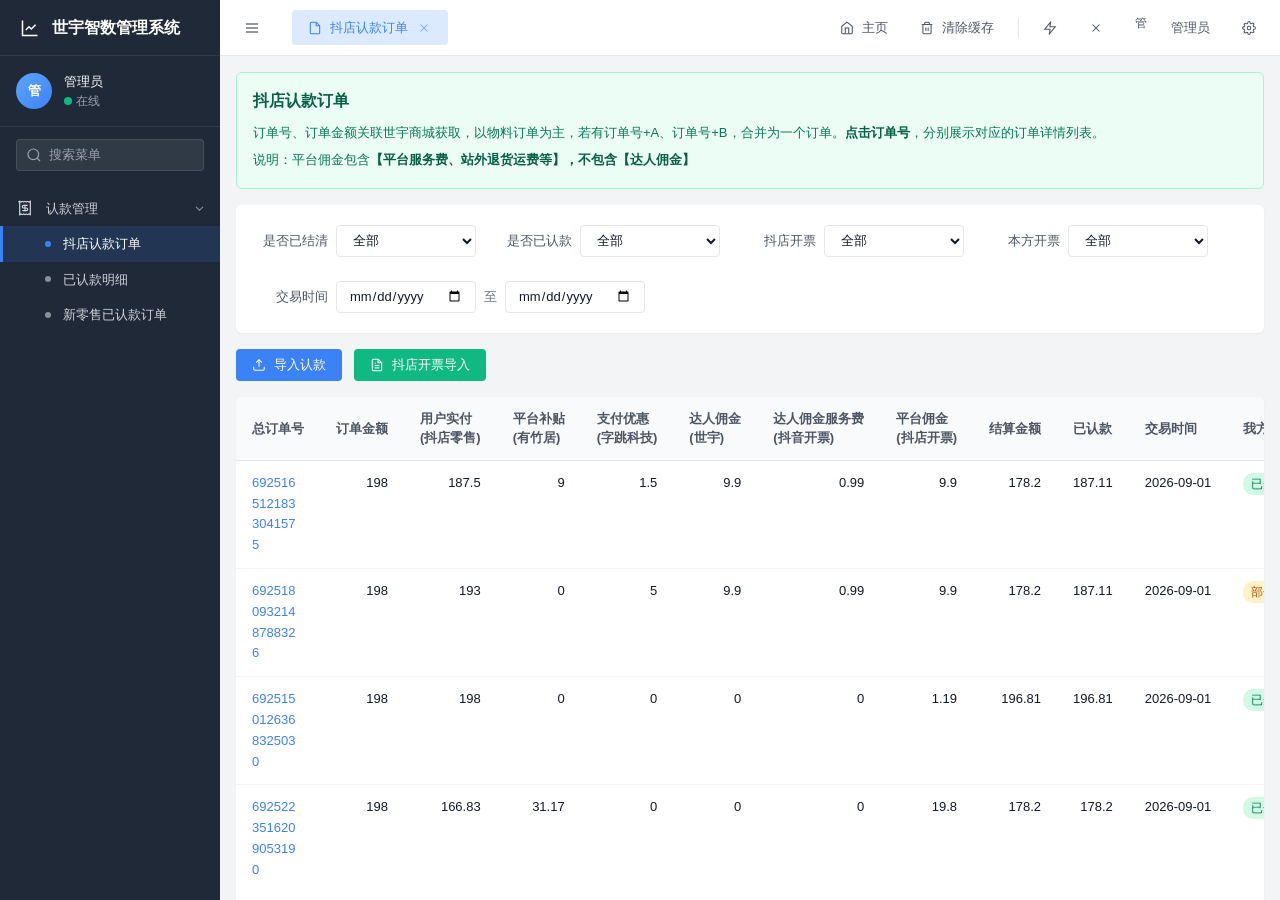
<file: index.html>
<!-- Generated by Trae Work -->
<!DOCTYPE html>
<html lang="zh-CN"><head>
  <meta charset="UTF-8">
  <meta name="viewport" content="width=device-width, initial-scale=1.0">
  <title>抖店认款 - 世宇智数管理系统</title>
  <link rel="stylesheet" href="styles.css">
</head>
<body style="overflow: hidden;">
  <div class="app">
    <!-- ===== 侧边栏 ===== -->
    <aside class="sidebar">
      <div class="sidebar-logo">
        <div class="logo-icon">
          <svg class="icon icon-lg" viewBox="0 0 24 24" fill="none" stroke="currentColor" stroke-width="2">
            <path d="M3 3v18h18"></path>
            <path d="M18.7 8l-5.1 5.2-2.8-2.7L7 14.3"></path>
          </svg>
        </div>
        <span>世宇智数管理系统</span>
      </div>

      <div class="sidebar-user">
        <div class="avatar">管</div>
        <div class="user-info">
          <div class="user-name">管理员</div>
          <div class="user-status">
            <span class="status-dot"></span>
            在线
          </div>
        </div>
      </div>

      <div class="sidebar-search">
        <div class="search-input-wrap">
          <svg class="icon search-icon" viewBox="0 0 24 24" fill="none" stroke="currentColor" stroke-width="2">
            <circle cx="11" cy="11" r="8"></circle>
            <path d="m21 21-4.3-4.3"></path>
          </svg>
          <input type="text" placeholder="搜索菜单">
        </div>
      </div>

      <nav class="sidebar-menu" id="sidebarMenu">
      <div class="menu-group open" data-group="0">
        <div class="menu-group-title" onclick="toggleMenuGroup(0)">
          <span class="menu-icon"><svg class="icon" viewBox="0 0 24 24" fill="none" stroke="currentColor" stroke-width="2">
      <path d="M4 2v20l2-1 2 1 2-1 2 1 2-1 2 1 2-1 2 1V2l-2 1-2-1-2 1-2-1-2 1-2-1-2 1-2-1-2 1z"></path>
      <path d="M16 8h-6a2 2 0 1 0 0 4h4a2 2 0 1 1 0 4H8"></path>
      <path d="M12 17V7"></path>
    </svg></span>
          <span>认款管理</span>
          <span class="menu-arrow">
            <svg class="icon icon-sm" viewBox="0 0 24 24" fill="none" stroke="currentColor" stroke-width="2">
              <polyline points="9 18 15 12 9 6"></polyline>
            </svg>
          </span>
        </div>
        <div class="menu-group-children">
    
          <div class="menu-item active" data-key="renkuan-list">
            <span class="menu-dot"></span>
            <span>抖店认款订单</span>
          </div>
      
          <div class="menu-item " data-key="yirenkuan-mingxi">
            <span class="menu-dot"></span>
            <span>已认款明细</span>
          </div>
      
          <div class="menu-item " data-key="xinlingshou-yirenkuan">
            <span class="menu-dot"></span>
            <span>新零售已认款订单</span>
          </div>
      
        </div>
      </div>
    </nav>
    </aside>

    <!-- ===== 主内容区 ===== -->
    <div class="main">
      <!-- 顶部导航 -->
      <header class="topbar">
        <div class="topbar-left">
          <button class="topbar-toggle">
            <svg class="icon" viewBox="0 0 24 24" fill="none" stroke="currentColor" stroke-width="2">
              <line x1="3" y1="12" x2="21" y2="12"></line>
              <line x1="3" y1="6" x2="21" y2="6"></line>
              <line x1="3" y1="18" x2="21" y2="18"></line>
            </svg>
          </button>
          <div class="topbar-tabs" id="topTabs">
      <div class="topbar-tab active">
        <svg class="icon icon-sm" viewBox="0 0 24 24" fill="none" stroke="currentColor" stroke-width="2">
          <path d="M14 2H6a2 2 0 0 0-2 2v16a2 2 0 0 0 2 2h12a2 2 0 0 0 2-2V8z"></path>
          <polyline points="14 2 14 8 20 8"></polyline>
        </svg>
        抖店认款订单
        <span class="tab-close">
          <svg class="icon icon-sm" viewBox="0 0 24 24" fill="none" stroke="currentColor" stroke-width="2">
            <line x1="18" y1="6" x2="6" y2="18"></line>
            <line x1="6" y1="6" x2="18" y2="18"></line>
          </svg>
        </span>
      </div>
    </div>
        </div>
        <div class="topbar-right">
          <div class="topbar-action">
            <svg class="icon icon-sm" viewBox="0 0 24 24" fill="none" stroke="currentColor" stroke-width="2">
              <path d="m3 9 9-7 9 7v11a2 2 0 0 1-2 2H5a2 2 0 0 1-2-2z"></path>
              <polyline points="9 22 9 12 15 12 15 22"></polyline>
            </svg>
            主页
          </div>
          <div class="topbar-action">
            <svg class="icon icon-sm" viewBox="0 0 24 24" fill="none" stroke="currentColor" stroke-width="2">
              <path d="M3 6h18"></path>
              <path d="M19 6v14c0 1-1 2-2 2H7c-1 0-2-1-2-2V6"></path>
              <path d="M8 6V4c0-1 1-2 2-2h4c1 0 2 1 2 2v2"></path>
              <line x1="10" y1="11" x2="10" y2="17"></line>
              <line x1="14" y1="11" x2="14" y2="17"></line>
            </svg>
            清除缓存
          </div>
          <div class="topbar-divider"></div>
          <div class="topbar-action">
            <svg class="icon icon-sm" viewBox="0 0 24 24" fill="none" stroke="currentColor" stroke-width="2">
              <path d="M13 2L3 14h9l-1 8 10-12h-9l1-8z"></path>
            </svg>
          </div>
          <div class="topbar-action">
            <svg class="icon icon-sm" viewBox="0 0 24 24" fill="none" stroke="currentColor" stroke-width="2">
              <path d="M18 6 6 18"></path>
              <path d="m6 6 12 12"></path>
            </svg>
          </div>
          <div class="topbar-action">
            <div class="avatar" style="width:28px;height:28px;font-size:12px;">管</div>
            管理员
          </div>
          <div class="topbar-action">
            <svg class="icon icon-sm" viewBox="0 0 24 24" fill="none" stroke="currentColor" stroke-width="2">
              <circle cx="12" cy="12" r="3"></circle>
              <path d="M19.4 15a1.65 1.65 0 0 0 .33 1.82l.06.06a2 2 0 0 1 0 2.83 2 2 0 0 1-2.83 0l-.06-.06a1.65 1.65 0 0 0-1.82-.33 1.65 1.65 0 0 0-1 1.51V21a2 2 0 0 1-2 2 2 2 0 0 1-2-2v-.09A1.65 1.65 0 0 0 9 19.4a1.65 1.65 0 0 0-1.82.33l-.06.06a2 2 0 0 1-2.83 0 2 2 0 0 1 0-2.83l.06-.06a1.65 1.65 0 0 0 .33-1.82 1.65 1.65 0 0 0-1.51-1H3a2 2 0 0 1-2-2 2 2 0 0 1 2-2h.09A1.65 1.65 0 0 0 4.6 9a1.65 1.65 0 0 0-.33-1.82l-.06-.06a2 2 0 0 1 0-2.83 2 2 0 0 1 2.83 0l.06.06a1.65 1.65 0 0 0 1.82.33H9a1.65 1.65 0 0 0 1-1.51V3a2 2 0 0 1 2-2 2 2 0 0 1 2 2v.09a1.65 1.65 0 0 0 1 1.51 1.65 1.65 0 0 0 1.82-.33l.06-.06a2 2 0 0 1 2.83 0 2 2 0 0 1 0 2.83l-.06.06a1.65 1.65 0 0 0-.33 1.82V9a1.65 1.65 0 0 0 1.51 1H21a2 2 0 0 1 2 2 2 2 0 0 1-2 2h-.09a1.65 1.65 0 0 0-1.51 1z"></path>
            </svg>
          </div>
        </div>
      </header>

      <!-- 内容区 -->
      <main class="content">
        <!-- 页面说明 -->
        <div class="page-header">
          <div class="page-title">抖店认款订单</div>
          <div class="page-desc">
            <p>订单号、订单金额关联世宇商城获取，以物料订单为主，若有订单号+A、订单号+B，合并为一个订单。<span class="highlight">点击订单号</span>，分别展示对应的订单详情列表。</p>
            <p>说明：平台佣金包含<span class="highlight">【平台服务费、站外退货运费等】，不包含【达人佣金】</span></p>
          </div>
        </div>

        <!-- 筛选区域 -->
        <div class="filter-card">
          <div class="filter-row" style="position: relative;">
            <div class="filter-item">
              <label>是否已结清</label>
              <select id="filterSettled">
                <option value="">全部</option>
                <option value="已结清">已结清</option>
                <option value="未结清">未结清</option>
              </select>
            </div>
            <div class="filter-item">
              <label>是否已认款</label>
              <select id="filterRecognized">
                <option value="">全部</option>
                <option value="已认款">已认款</option>
                <option value="未认款">未认款</option>
              </select>
            </div>
            <div class="filter-item">
              <label>抖店开票</label>
              <select id="filterDouyinInvoice">
                <option value="">全部</option>
                <option value="已开票">已开票</option>
                <option value="未开票">未开票</option>
              </select>
            </div>
            <div class="filter-item">
              <label>本方开票</label>
              <select id="filterOurInvoice">
                <option value="">全部</option>
                <option value="已开票">已开票</option>
                <option value="部分开票">部分开票</option>
                <option value="未开票">未开票</option>
              </select>
            </div>
            <div class="filter-item">
              <label>交易时间</label>
              <div class="date-range">
                <input type="date" id="filterDateStart" placeholder="开始日期">
                <span class="date-separator">至</span>
                <input type="date" id="filterDateEnd" placeholder="结束日期">
              </div>
            </div>
          </div>
        </div>

        <!-- 操作按钮区 -->
        <div class="action-bar">
          <div class="action-buttons">
            <button class="btn btn-primary" onclick="handleImportRenkuan()">
              <svg class="icon icon-sm" viewBox="0 0 24 24" fill="none" stroke="currentColor" stroke-width="2">
                <path d="M21 15v4a2 2 0 0 1-2 2H5a2 2 0 0 1-2-2v-4"></path>
                <polyline points="17 8 12 3 7 8"></polyline>
                <line x1="12" y1="3" x2="12" y2="15"></line>
              </svg>
              导入认款
            </button>
            <button class="btn btn-success" onclick="handleImportInvoice()">
              <svg class="icon icon-sm" viewBox="0 0 24 24" fill="none" stroke="currentColor" stroke-width="2">
                <path d="M14 2H6a2 2 0 0 0-2 2v16a2 2 0 0 0 2 2h12a2 2 0 0 0 2-2V8z"></path>
                <polyline points="14 2 14 8 20 8"></polyline>
                <line x1="16" y1="13" x2="8" y2="13"></line>
                <line x1="16" y1="17" x2="8" y2="17"></line>
                <polyline points="10 9 9 9 8 9"></polyline>
              </svg>抖店开票导入</button>
          </div>
        </div>

        <!-- 数据表格 -->
        <div class="card">
          <div class="card-body">
            <div class="table-wrap">
              <table class="data-table" id="orderTable">
                <thead>
                  <tr>
                    <th>总订单号</th>
                    <th class="num-col" style="width: 74px; min-width: 74px;">订单金额</th>
                    <th class="num-col" style="width: 75px; min-width: 75px;">用户实付<br>(抖店零售)</th>
                    <th class="num-col" style="width: 70px; min-width: 70px;">平台补贴<br>(有竹居)</th>
                    <th class="num-col">支付优惠<br>(字跳科技)</th>
                    <th class="num-col">达人佣金<br>(世宇)</th>
                    <th class="num-col">达人佣金服务费<br>(抖音开票)</th>
                    <th class="num-col">平台佣金<br>(抖店开票)</th>
                    <th class="num-col">结算金额</th>
                    <th class="num-col">已认款</th>
                    <th>交易时间</th>
                    <th>我方开票</th>
                    <th>抖店开票</th>
                    <th>是否已结清</th>
                    <th style="width: 126px; min-width: 126px;">备注</th>
                    <th>认领人</th>
                    <th class="action-col">操作</th>
                  </tr>
                </thead>
                <tbody id="orderTableBody">
      <tr>
        <td>
          <span class="order-link" onclick="openOrderDetail('6925165121833041575')">692516
512183
304157
5</span>
        </td>
        <td class="num-col">198</td>
        <td class="num-col">187.5</td>
        <td class="num-col">9</td>
        <td class="num-col">1.5</td>
        <td class="num-col">9.9</td>
        <td class="num-col">0.99</td>
        <td class="num-col">9.9</td>
        <td class="num-col">178.2</td>
        <td class="num-col">187.11</td>
        <td>2026-09-01</td>
        <td><span class="status-tag success">已开票</span></td>
        <td><span class="status-tag success">已开票</span></td>
        <td><span class="status-tag success">已结清</span></td>
        <td><span class="remark-text">平台补贴、支付优惠、达人佣金、平台佣金都有</span></td>
        <td>-</td>
        <td class="action-col">
          <button class="btn btn-text" onclick="handleEdit('6925165121833041575')">编辑</button>
        </td>
      </tr>
    
      <tr>
        <td>
          <span class="order-link" onclick="openOrderDetail('6925180932148788326')">692518
093214
878832
6</span>
        </td>
        <td class="num-col">198</td>
        <td class="num-col">193</td>
        <td class="num-col">0</td>
        <td class="num-col">5</td>
        <td class="num-col">9.9</td>
        <td class="num-col">0.99</td>
        <td class="num-col">9.9</td>
        <td class="num-col">178.2</td>
        <td class="num-col">187.11</td>
        <td>2026-09-01</td>
        <td><span class="status-tag warning">部分开票</span></td>
        <td><span class="status-tag success">已开票</span></td>
        <td><span class="status-tag success">已结清</span></td>
        <td><span class="remark-text">只有支付优惠、达人佣金、平台佣金</span></td>
        <td>-</td>
        <td class="action-col">
          <button class="btn btn-text" onclick="handleEdit('6925180932148788326')">编辑</button>
        </td>
      </tr>
    
      <tr>
        <td>
          <span class="order-link" onclick="openOrderDetail('6925150126368325030')">692515
012636
832503
0</span>
        </td>
        <td class="num-col">198</td>
        <td class="num-col">198</td>
        <td class="num-col">0</td>
        <td class="num-col">0</td>
        <td class="num-col">0</td>
        <td class="num-col">0</td>
        <td class="num-col">1.19</td>
        <td class="num-col">196.81</td>
        <td class="num-col">196.81</td>
        <td>2026-09-01</td>
        <td><span class="status-tag success">已开票</span></td>
        <td><span class="status-tag success">已开票</span></td>
        <td><span class="status-tag success">已结清</span></td>
        <td><span class="remark-text">（此单只收了平台佣金）</span></td>
        <td>-</td>
        <td class="action-col">
          <button class="btn btn-text" onclick="handleEdit('6925150126368325030')">编辑</button>
        </td>
      </tr>
    
      <tr>
        <td>
          <span class="order-link" onclick="openOrderDetail('6925223516209053190')">692522
351620
905319
0</span>
        </td>
        <td class="num-col">198</td>
        <td class="num-col">166.83</td>
        <td class="num-col">31.17</td>
        <td class="num-col">0</td>
        <td class="num-col">0</td>
        <td class="num-col">0</td>
        <td class="num-col">19.8</td>
        <td class="num-col">178.2</td>
        <td class="num-col">178.2</td>
        <td>2026-09-01</td>
        <td><span class="status-tag success">已开票</span></td>
        <td><span class="status-tag success">已开票</span></td>
        <td><span class="status-tag success">已结清</span></td>
        <td><span class="remark-text">只有平台补贴（此单支出合计包含平台服务费和站外推广费，都需平台开票）</span></td>
        <td>-</td>
        <td class="action-col">
          <button class="btn btn-text" onclick="handleEdit('6925223516209053190')">编辑</button>
        </td>
      </tr>
    
      <tr>
        <td>
          <span class="order-link" onclick="openOrderDetail('6951628017741076249')">695162
801774
107624
9</span>
        </td>
        <td class="num-col">198</td>
        <td class="num-col">198</td>
        <td class="num-col">0</td>
        <td class="num-col">0</td>
        <td class="num-col">9.9</td>
        <td class="num-col">0.99</td>
        <td class="num-col">9.9</td>
        <td class="num-col">178.2</td>
        <td class="num-col">187.11</td>
        <td>2026-09-01</td>
        <td><span class="status-tag success">已开票</span></td>
        <td><span class="status-tag success">已开票</span></td>
        <td><span class="status-tag success">已结清</span></td>
        <td><span class="remark-text">只有达人佣金、平台佣金</span></td>
        <td>-</td>
        <td class="action-col">
          <button class="btn btn-text" onclick="handleEdit('6951628017741076249')">编辑</button>
        </td>
      </tr>
    </tbody>
              </table>
            </div>
          </div>
          <div class="pagination" style="">
            <div>共 <span id="totalCount">5</span> 条记录</div>
            <div class="pagination-right">
              <button class="page-btn" disabled="">
                <svg class="icon icon-sm" viewBox="0 0 24 24" fill="none" stroke="currentColor" stroke-width="2">
                  <polyline points="15 18 9 12 15 6"></polyline>
                </svg>
              </button>
              <button class="page-btn active">1</button>
              <button class="page-btn" disabled="">
                <svg class="icon icon-sm" viewBox="0 0 24 24" fill="none" stroke="currentColor" stroke-width="2">
                  <polyline points="9 18 15 12 9 6"></polyline>
                </svg>
              </button>
            </div>
          </div>
        </div>
      </main>
    </div>
  </div>

  <!-- ===== 订单详情弹窗 ===== -->
  <div class="modal-mask" id="orderDetailModal">
    <div class="modal">
      <div class="modal-header">
        <div class="modal-title" id="modalTitle">订单详情 - 6925165121833041575</div>
        <button class="modal-close" onclick="closeModal()">
          <svg class="icon" viewBox="0 0 24 24" fill="none" stroke="currentColor" stroke-width="2">
            <line x1="18" y1="6" x2="6" y2="18"></line>
            <line x1="6" y1="6" x2="18" y2="18"></line>
          </svg>
        </button>
      </div>
      <div class="modal-body">
        <!-- 摘要信息 -->
        <div class="modal-summary" id="modalSummary">
      <div class="summary-item">
        <span class="summary-label">订单总金额</span>
        <span class="summary-value">¥198</span>
      </div>
      <div class="summary-item">
        <span class="summary-label">用户实付</span>
        <span class="summary-value">¥187.5</span>
      </div>
      <div class="summary-item">
        <span class="summary-label">结算金额</span>
        <span class="summary-value">¥178.2</span>
      </div>
      <div class="summary-item">
        <span class="summary-label">达人佣金</span>
        <span class="summary-value">¥9.9</span>
      </div>
      <div class="summary-item">
        <span class="summary-label">达人佣金服务费</span>
        <span class="summary-value">¥0.99</span>
      </div>
      <div class="summary-item">
        <span class="summary-label">平台佣金</span>
        <span class="summary-value">¥9.9</span>
      </div>
      <div class="summary-item">
        <span class="summary-label">已认款</span>
        <span class="summary-value">¥187.11</span>
      </div>
      <div class="summary-item">
        <span class="summary-label">是否已结清</span>
        <span class="summary-value"><span class="status-tag success">已结清</span></span>
      </div>
    
    <div class="modal-note">
      <span class="note-icon">
        <svg class="icon icon-sm" viewBox="0 0 24 24" fill="none" stroke="currentColor" stroke-width="2">
          <circle cx="12" cy="12" r="10"></circle>
          <line x1="12" y1="16" x2="12" y2="12"></line>
          <line x1="12" y1="8" x2="12.01" y2="8"></line>
        </svg>
      </span>
      <span>注：达人佣金和平台佣金先从原订单金额扣除；达人佣金服务费为达人佣金的10%</span>
    </div>
  </div>
        <!-- 关联订单表格 -->
        <div class="table-wrap">
          <table class="data-table">
            <thead>
              <tr>
                <th>关联订单号</th>
                <th class="num-col">关联金额</th>
                <th>认款状态</th>
                <th class="num-col">认领金额</th>
                <th>款项类别</th>
                <th>款项月份</th>
                <th>客户名称</th>
                <th>是否开票</th>
                <th class="num-col">开票金额</th>
                <th>备注</th>
                <th>认领时间</th>
                <th>认领人</th>
              </tr>
            </thead>
            <tbody id="detailTableBody">
            </tbody>
          </table>
        </div>
      </div>
      <div class="modal-footer">
        <button class="btn btn-default" onclick="closeModal()">关闭</button>
      </div>
    </div>
  </div>

  <!-- ===== 备注编辑弹窗 ===== -->
  <div class="modal-mask" id="remarkModal">
    <div class="modal" style="max-width: 500px;">
      <div class="modal-header">
        <div class="modal-title" id="remarkModalTitle">编辑备注</div>
        <button class="modal-close" onclick="closeRemarkModal()">
          <svg class="icon" viewBox="0 0 24 24" fill="none" stroke="currentColor" stroke-width="2">
            <line x1="18" y1="6" x2="6" y2="18"></line>
            <line x1="6" y1="6" x2="18" y2="18"></line>
          </svg>
        </button>
      </div>
      <div class="modal-body">
        <div style="margin-bottom: 12px;">
          <span style="font-size: 13px; color: var(--text-tertiary);">总订单号：</span>
          <span id="remarkOrderNo" style="font-size: 14px; font-weight: 500; color: var(--text-primary);">6925150126368325030</span>
        </div>
        <div>
          <label style="font-size: 13px; color: var(--text-secondary); display: block; margin-bottom: 8px;">备注内容</label>
          <textarea id="remarkInput" rows="5" style="width: 100%; padding: 10px 12px; border: 1px solid var(--border); border-radius: var(--radius-sm); font-size: 14px; color: var(--text-primary); resize: vertical; line-height: 1.6; font-family: inherit; box-sizing: border-box;" placeholder="请输入备注内容..."></textarea>
        </div>
      </div>
      <div class="modal-footer">
        <button class="btn btn-default" onclick="closeRemarkModal()">取消</button>
        <button class="btn btn-primary" onclick="saveRemark()">确定</button>
      </div>
    </div>
  </div>

  <script src="mock.js"></script>
  <script src="app.js"></script>














</body></html>
</file>
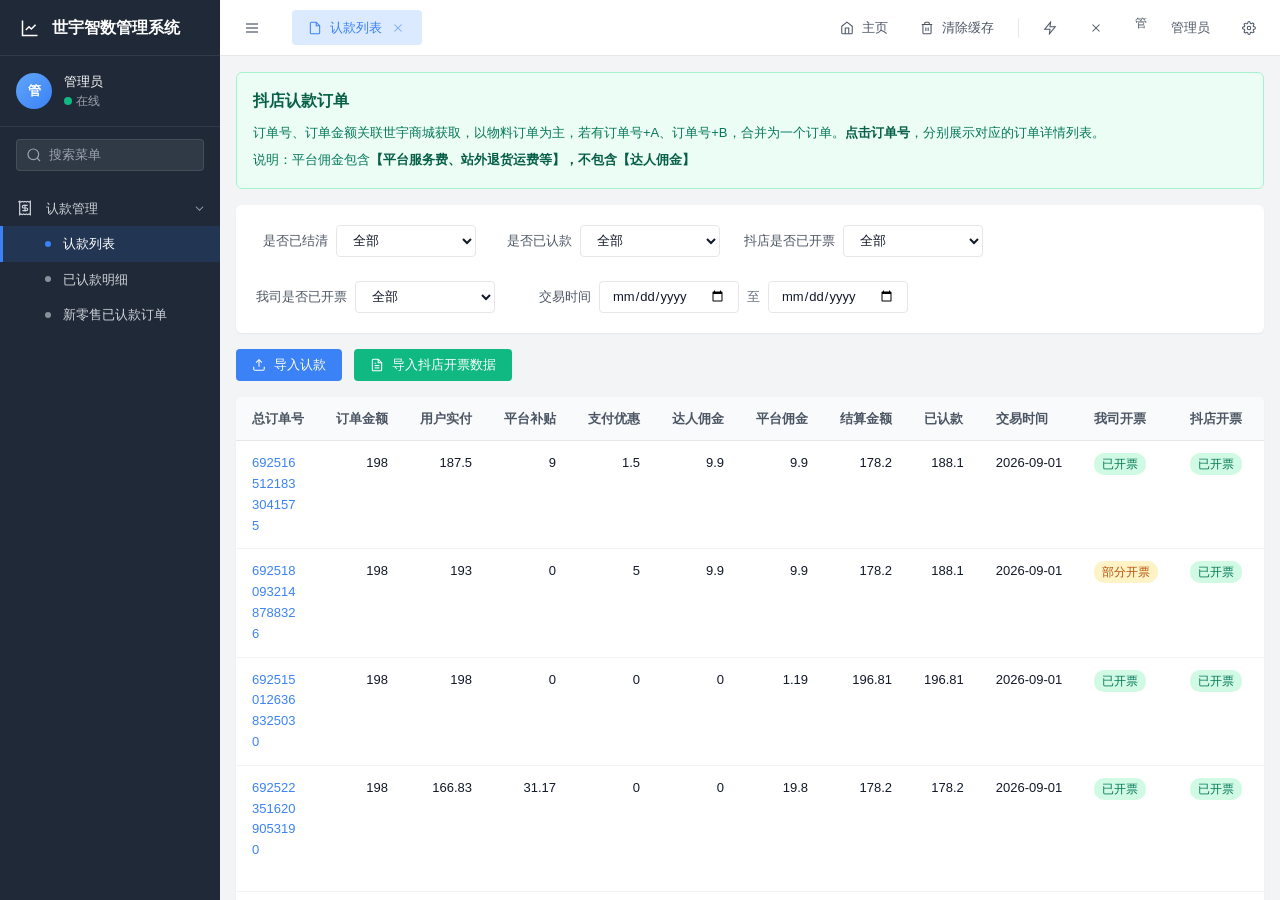
<file: docs/index.html>
<!-- Generated by Trae Work -->
<!DOCTYPE html>
<html lang="zh-CN"><head>
  <meta charset="UTF-8">
  <meta name="viewport" content="width=device-width, initial-scale=1.0">
  <title>抖店认款 - 世宇智数管理系统</title>
  <link rel="stylesheet" href="styles.css">
</head>
<body>
  <div class="app">
    <!-- ===== 侧边栏 ===== -->
    <aside class="sidebar">
      <div class="sidebar-logo">
        <div class="logo-icon">
          <svg class="icon icon-lg" viewBox="0 0 24 24" fill="none" stroke="currentColor" stroke-width="2">
            <path d="M3 3v18h18"></path>
            <path d="M18.7 8l-5.1 5.2-2.8-2.7L7 14.3"></path>
          </svg>
        </div>
        <span>世宇智数管理系统</span>
      </div>

      <div class="sidebar-user">
        <div class="avatar">管</div>
        <div class="user-info">
          <div class="user-name">管理员</div>
          <div class="user-status">
            <span class="status-dot"></span>
            在线
          </div>
        </div>
      </div>

      <div class="sidebar-search">
        <div class="search-input-wrap">
          <svg class="icon search-icon" viewBox="0 0 24 24" fill="none" stroke="currentColor" stroke-width="2">
            <circle cx="11" cy="11" r="8"></circle>
            <path d="m21 21-4.3-4.3"></path>
          </svg>
          <input type="text" placeholder="搜索菜单">
        </div>
      </div>

      <nav class="sidebar-menu" id="sidebarMenu">
      <div class="menu-group open" data-group="0">
        <div class="menu-group-title" onclick="toggleMenuGroup(0)">
          <span class="menu-icon"><svg class="icon" viewBox="0 0 24 24" fill="none" stroke="currentColor" stroke-width="2">
      <path d="M4 2v20l2-1 2 1 2-1 2 1 2-1 2 1 2-1 2 1V2l-2 1-2-1-2 1-2-1-2 1-2-1-2 1-2-1-2 1z"></path>
      <path d="M16 8h-6a2 2 0 1 0 0 4h4a2 2 0 1 1 0 4H8"></path>
      <path d="M12 17V7"></path>
    </svg></span>
          <span>认款管理</span>
          <span class="menu-arrow">
            <svg class="icon icon-sm" viewBox="0 0 24 24" fill="none" stroke="currentColor" stroke-width="2">
              <polyline points="9 18 15 12 9 6"></polyline>
            </svg>
          </span>
        </div>
        <div class="menu-group-children">
    
          <div class="menu-item active" data-key="renkuan-list">
            <span class="menu-dot"></span>
            <span>抖店认款订单</span>
          </div>
      
          
      
          
      
        </div>
      </div>
    </nav>
    </aside>

    <!-- ===== 主内容区 ===== -->
    <div class="main">
      <!-- 顶部导航 -->
      <header class="topbar">
        <div class="topbar-left">
          <button class="topbar-toggle">
            <svg class="icon" viewBox="0 0 24 24" fill="none" stroke="currentColor" stroke-width="2">
              <line x1="3" y1="12" x2="21" y2="12"></line>
              <line x1="3" y1="6" x2="21" y2="6"></line>
              <line x1="3" y1="18" x2="21" y2="18"></line>
            </svg>
          </button>
          <div class="topbar-tabs" id="topTabs">
      <div class="topbar-tab active">
        <svg class="icon icon-sm" viewBox="0 0 24 24" fill="none" stroke="currentColor" stroke-width="2">
          <path d="M14 2H6a2 2 0 0 0-2 2v16a2 2 0 0 0 2 2h12a2 2 0 0 0 2-2V8z"></path>
          <polyline points="14 2 14 8 20 8"></polyline>
        </svg>
        认款列表
        <span class="tab-close">
          <svg class="icon icon-sm" viewBox="0 0 24 24" fill="none" stroke="currentColor" stroke-width="2">
            <line x1="18" y1="6" x2="6" y2="18"></line>
            <line x1="6" y1="6" x2="18" y2="18"></line>
          </svg>
        </span>
      </div>
    </div>
        </div>
        <div class="topbar-right">
          <div class="topbar-action">
            <svg class="icon icon-sm" viewBox="0 0 24 24" fill="none" stroke="currentColor" stroke-width="2">
              <path d="m3 9 9-7 9 7v11a2 2 0 0 1-2 2H5a2 2 0 0 1-2-2z"></path>
              <polyline points="9 22 9 12 15 12 15 22"></polyline>
            </svg>
            主页
          </div>
          <div class="topbar-action">
            <svg class="icon icon-sm" viewBox="0 0 24 24" fill="none" stroke="currentColor" stroke-width="2">
              <path d="M3 6h18"></path>
              <path d="M19 6v14c0 1-1 2-2 2H7c-1 0-2-1-2-2V6"></path>
              <path d="M8 6V4c0-1 1-2 2-2h4c1 0 2 1 2 2v2"></path>
              <line x1="10" y1="11" x2="10" y2="17"></line>
              <line x1="14" y1="11" x2="14" y2="17"></line>
            </svg>
            清除缓存
          </div>
          <div class="topbar-divider"></div>
          <div class="topbar-action">
            <svg class="icon icon-sm" viewBox="0 0 24 24" fill="none" stroke="currentColor" stroke-width="2">
              <path d="M13 2L3 14h9l-1 8 10-12h-9l1-8z"></path>
            </svg>
          </div>
          <div class="topbar-action">
            <svg class="icon icon-sm" viewBox="0 0 24 24" fill="none" stroke="currentColor" stroke-width="2">
              <path d="M18 6 6 18"></path>
              <path d="m6 6 12 12"></path>
            </svg>
          </div>
          <div class="topbar-action">
            <div class="avatar" style="width:28px;height:28px;font-size:12px;">管</div>
            管理员
          </div>
          <div class="topbar-action">
            <svg class="icon icon-sm" viewBox="0 0 24 24" fill="none" stroke="currentColor" stroke-width="2">
              <circle cx="12" cy="12" r="3"></circle>
              <path d="M19.4 15a1.65 1.65 0 0 0 .33 1.82l.06.06a2 2 0 0 1 0 2.83 2 2 0 0 1-2.83 0l-.06-.06a1.65 1.65 0 0 0-1.82-.33 1.65 1.65 0 0 0-1 1.51V21a2 2 0 0 1-2 2 2 2 0 0 1-2-2v-.09A1.65 1.65 0 0 0 9 19.4a1.65 1.65 0 0 0-1.82.33l-.06.06a2 2 0 0 1-2.83 0 2 2 0 0 1 0-2.83l.06-.06a1.65 1.65 0 0 0 .33-1.82 1.65 1.65 0 0 0-1.51-1H3a2 2 0 0 1-2-2 2 2 0 0 1 2-2h.09A1.65 1.65 0 0 0 4.6 9a1.65 1.65 0 0 0-.33-1.82l-.06-.06a2 2 0 0 1 0-2.83 2 2 0 0 1 2.83 0l.06.06a1.65 1.65 0 0 0 1.82.33H9a1.65 1.65 0 0 0 1-1.51V3a2 2 0 0 1 2-2 2 2 0 0 1 2 2v.09a1.65 1.65 0 0 0 1 1.51 1.65 1.65 0 0 0 1.82-.33l.06-.06a2 2 0 0 1 2.83 0 2 2 0 0 1 0 2.83l-.06.06a1.65 1.65 0 0 0-.33 1.82V9a1.65 1.65 0 0 0 1.51 1H21a2 2 0 0 1 2 2 2 2 0 0 1-2 2h-.09a1.65 1.65 0 0 0-1.51 1z"></path>
            </svg>
          </div>
        </div>
      </header>

      <!-- 内容区 -->
      <main class="content">
        <!-- 页面说明 -->
        <div class="page-header">
          <div class="page-title">抖店认款订单</div>
          <div class="page-desc">
            <p>订单号、订单金额关联世宇商城获取，以物料订单为主，若有订单号+A、订单号+B，合并为一个订单。<span class="highlight">点击订单号</span>，分别展示对应的订单详情列表。</p>
            <p>说明：平台佣金包含<span class="highlight">【平台服务费、站外退货运费等】，不包含【达人佣金】</span></p>
          </div>
        </div>

        <!-- 筛选区域 -->
        <div class="filter-card">
          <div class="filter-row" style="position: relative;">
            <div class="filter-item">
              <label>是否已结清</label>
              <select id="filterSettled">
                <option value="">全部</option>
                <option value="已结清">已结清</option>
                <option value="未结清">未结清</option>
              </select>
            </div>
            <div class="filter-item">
              <label>是否已认款</label>
              <select id="filterRecognized">
                <option value="">全部</option>
                <option value="已认款">已认款</option>
                <option value="未认款">未认款</option>
              </select>
            </div>
            <div class="filter-item">
              <label>抖店是否已开票</label>
              <select id="filterDouyinInvoice">
                <option value="">全部</option>
                <option value="已开票">已开票</option>
                <option value="未开票">未开票</option>
              </select>
            </div>
            <div class="filter-item">
              <label>我司是否已开票</label>
              <select id="filterOurInvoice">
                <option value="">全部</option>
                <option value="已开票">已开票</option>
                <option value="部分开票">部分开票</option>
                <option value="未开票">未开票</option>
              </select>
            </div>
            <div class="filter-item">
              <label>交易时间</label>
              <div class="date-range">
                <input type="date" id="filterDateStart" placeholder="开始日期">
                <span class="date-separator">至</span>
                <input type="date" id="filterDateEnd" placeholder="结束日期">
              </div>
            </div>
          </div>
        </div>

        <!-- 操作按钮区 -->
        <div class="action-bar">
          <div class="action-buttons">
            <button class="btn btn-primary" onclick="handleImportRenkuan()">
              <svg class="icon icon-sm" viewBox="0 0 24 24" fill="none" stroke="currentColor" stroke-width="2">
                <path d="M21 15v4a2 2 0 0 1-2 2H5a2 2 0 0 1-2-2v-4"></path>
                <polyline points="17 8 12 3 7 8"></polyline>
                <line x1="12" y1="3" x2="12" y2="15"></line>
              </svg>
              导入认款
            </button>
            <button class="btn btn-success" onclick="handleImportInvoice()">
              <svg class="icon icon-sm" viewBox="0 0 24 24" fill="none" stroke="currentColor" stroke-width="2">
                <path d="M14 2H6a2 2 0 0 0-2 2v16a2 2 0 0 0 2 2h12a2 2 0 0 0 2-2V8z"></path>
                <polyline points="14 2 14 8 20 8"></polyline>
                <line x1="16" y1="13" x2="8" y2="13"></line>
                <line x1="16" y1="17" x2="8" y2="17"></line>
                <polyline points="10 9 9 9 8 9"></polyline>
              </svg>
              导入抖店开票数据
            </button>
          </div>
        </div>

        <!-- 数据表格 -->
        <div class="card">
          <div class="card-body">
            <div class="table-wrap">
              <table class="data-table" id="orderTable">
                <thead>
                  <tr>
                    <th>总订单号</th>
                    <th class="num-col" style="width: 74px; min-width: 74px;">订单金额</th>
                    <th class="num-col" style="width: 75px; min-width: 75px;">用户实付</th>
                    <th class="num-col" style="width: 70px; min-width: 70px;">平台补贴</th>
                    <th class="num-col">支付优惠</th>
                    <th class="num-col">达人佣金</th>
                    <th class="num-col">平台佣金</th>
                    <th class="num-col">结算金额</th>
                    <th class="num-col">已认款</th>
                    <th>交易时间</th>
                    <th>我司开票</th>
                    <th>抖店开票</th>
                    <th>是否已结清</th>
                    <th style="width: 126px; min-width: 126px;">备注</th>
                    <th>认领人</th>
                    <th class="action-col">操作</th>
                  </tr>
                </thead>
                <tbody id="orderTableBody">
      <tr>
        <td>
          <span class="order-link" onclick="openOrderDetail('6925165121833041575')">692516
512183
304157
5</span>
        </td>
        <td class="num-col">198</td>
        <td class="num-col">187.5</td>
        <td class="num-col">9</td>
        <td class="num-col">1.5</td>
        <td class="num-col">9.9</td>
        <td class="num-col">9.9</td>
        <td class="num-col">178.2</td>
        <td class="num-col">188.1</td>
        <td>2026-09-01</td>
        <td><span class="status-tag success">已开票</span></td>
        <td><span class="status-tag success">已开票</span></td>
        <td><span class="status-tag success">已结清</span></td>
        <td><span class="remark-text">平台补贴、支付优惠、达人佣金、平台佣金都有</span></td>
        <td>-</td>
        <td class="action-col">
          <button class="btn btn-text" onclick="handleEdit('6925165121833041575')">编辑</button>
        </td>
      </tr>
    
      <tr>
        <td>
          <span class="order-link" onclick="openOrderDetail('6925180932148788326')">692518
093214
878832
6</span>
        </td>
        <td class="num-col">198</td>
        <td class="num-col">193</td>
        <td class="num-col">0</td>
        <td class="num-col">5</td>
        <td class="num-col">9.9</td>
        <td class="num-col">9.9</td>
        <td class="num-col">178.2</td>
        <td class="num-col">188.1</td>
        <td>2026-09-01</td>
        <td><span class="status-tag warning">部分开票</span></td>
        <td><span class="status-tag success">已开票</span></td>
        <td><span class="status-tag success">已结清</span></td>
        <td><span class="remark-text">只有支付优惠、达人佣金、平台佣金</span></td>
        <td>-</td>
        <td class="action-col">
          <button class="btn btn-text" onclick="handleEdit('6925180932148788326')">编辑</button>
        </td>
      </tr>
    
      <tr>
        <td>
          <span class="order-link" onclick="openOrderDetail('6925150126368325030')">692515
012636
832503
0</span>
        </td>
        <td class="num-col">198</td>
        <td class="num-col">198</td>
        <td class="num-col">0</td>
        <td class="num-col">0</td>
        <td class="num-col">0</td>
        <td class="num-col">1.19</td>
        <td class="num-col">196.81</td>
        <td class="num-col">196.81</td>
        <td>2026-09-01</td>
        <td><span class="status-tag success">已开票</span></td>
        <td><span class="status-tag success">已开票</span></td>
        <td><span class="status-tag success">已结清</span></td>
        <td><span class="remark-text">（此单只收了平台佣金）</span></td>
        <td>-</td>
        <td class="action-col">
          <button class="btn btn-text" onclick="handleEdit('6925150126368325030')">编辑</button>
        </td>
      </tr>
    
      <tr>
        <td>
          <span class="order-link" onclick="openOrderDetail('6925223516209053190')">692522
351620
905319
0</span>
        </td>
        <td class="num-col">198</td>
        <td class="num-col">166.83</td>
        <td class="num-col">31.17</td>
        <td class="num-col">0</td>
        <td class="num-col">0</td>
        <td class="num-col">19.8</td>
        <td class="num-col">178.2</td>
        <td class="num-col">178.2</td>
        <td>2026-09-01</td>
        <td><span class="status-tag success">已开票</span></td>
        <td><span class="status-tag success">已开票</span></td>
        <td><span class="status-tag success">已结清</span></td>
        <td><span class="remark-text">只有平台补贴（此单支出合计包含平台服务费和站外推广费，都需平台开票）</span></td>
        <td>-</td>
        <td class="action-col">
          <button class="btn btn-text" onclick="handleEdit('6925223516209053190')">编辑</button>
        </td>
      </tr>
    
      <tr>
        <td>
          <span class="order-link" onclick="openOrderDetail('6951628017741076249')">695162
801774
107624
9</span>
        </td>
        <td class="num-col">198</td>
        <td class="num-col">198</td>
        <td class="num-col">0</td>
        <td class="num-col">0</td>
        <td class="num-col">9.9</td>
        <td class="num-col">9.9</td>
        <td class="num-col">178.2</td>
        <td class="num-col">188.1</td>
        <td>2026-09-01</td>
        <td><span class="status-tag success">已开票</span></td>
        <td><span class="status-tag success">已开票</span></td>
        <td><span class="status-tag success">已结清</span></td>
        <td><span class="remark-text">只有达人佣金、平台佣金</span></td>
        <td>-</td>
        <td class="action-col">
          <button class="btn btn-text" onclick="handleEdit('6951628017741076249')">编辑</button>
        </td>
      </tr>
    </tbody>
              </table>
            </div>
          </div>
          <div class="pagination" style="">
            <div>共 <span id="totalCount">5</span> 条记录</div>
            <div class="pagination-right">
              <button class="page-btn" disabled="">
                <svg class="icon icon-sm" viewBox="0 0 24 24" fill="none" stroke="currentColor" stroke-width="2">
                  <polyline points="15 18 9 12 15 6"></polyline>
                </svg>
              </button>
              <button class="page-btn active">1</button>
              <button class="page-btn" disabled="">
                <svg class="icon icon-sm" viewBox="0 0 24 24" fill="none" stroke="currentColor" stroke-width="2">
                  <polyline points="9 18 15 12 9 6"></polyline>
                </svg>
              </button>
            </div>
          </div>
        </div>
      </main>
    </div>
  </div>

  <!-- ===== 订单详情弹窗 ===== -->
  <div class="modal-mask" id="orderDetailModal">
    <div class="modal">
      <div class="modal-header">
        <div class="modal-title" id="modalTitle">订单详情 - 6925180932148788326</div>
        <button class="modal-close" onclick="closeModal()">
          <svg class="icon" viewBox="0 0 24 24" fill="none" stroke="currentColor" stroke-width="2">
            <line x1="18" y1="6" x2="6" y2="18"></line>
            <line x1="6" y1="6" x2="18" y2="18"></line>
          </svg>
        </button>
      </div>
      <div class="modal-body">
        <!-- 摘要信息 -->
        <div class="modal-summary" id="modalSummary">
      <div class="summary-item">
        <span class="summary-label">总订单号</span>
        <span class="summary-value">6925180932148788326</span>
      </div>
      <div class="summary-item">
        <span class="summary-label">订单总金额</span>
        <span class="summary-value">¥198</span>
      </div>
      <div class="summary-item">
        <span class="summary-label">用户实付</span>
        <span class="summary-value">¥193</span>
      </div>
      <div class="summary-item">
        <span class="summary-label">结算金额</span>
        <span class="summary-value">¥178.2</span>
      </div>
      <div class="summary-item">
        <span class="summary-label">达人佣金</span>
        <span class="summary-value">¥9.9</span>
      </div>
      <div class="summary-item">
        <span class="summary-label">平台佣金</span>
        <span class="summary-value">¥9.9</span>
      </div>
      <div class="summary-item">
        <span class="summary-label">已认款</span>
        <span class="summary-value">¥188.1</span>
      </div>
      <div class="summary-item">
        <span class="summary-label">是否已结清</span>
        <span class="summary-value"><span class="status-tag success">已结清</span></span>
      </div>
    
    <div class="modal-note">
      <span class="note-icon">
        <svg class="icon icon-sm" viewBox="0 0 24 24" fill="none" stroke="currentColor" stroke-width="2">
          <circle cx="12" cy="12" r="10"></circle>
          <line x1="12" y1="16" x2="12" y2="12"></line>
          <line x1="12" y1="8" x2="12.01" y2="8"></line>
        </svg>
      </span>
      <span>注：达人佣金和平台佣金先从原订单金额扣除</span>
    </div>
  </div>
        <!-- 关联订单表格 -->
        <div class="table-wrap">
          <table class="data-table">
            <thead>
              <tr>
                <th>关联订单号</th>
                <th class="num-col">关联金额</th>
                <th>认款状态</th>
                <th class="num-col">认领金额</th>
                <th>款项类别</th>
                <th>款项月份</th>
                <th>客户名称</th>
                <th>是否开票</th>
                <th class="num-col">开票金额</th>
                <th>认领时间</th>
                <th>认领人</th>
              </tr>
            </thead>
            <tbody id="detailTableBody">
      <tr>
        <td>692518
093214
878832
6</td>
        <td class="num-col">187.5</td>
        <td><span class="status-tag success">已认款</span></td>
        <td class="num-col">167.7</td>
        <td><span class="category-text">礼品</span></td>
        <td>2026-04</td>
        <td>抖音零售客户</td>
        <td><span class="status-tag success">已开票</span></td>
        <td class="num-col">193</td>
        <td>2026-09-01</td>
        <td>饶子杰</td>
      </tr>
    
      <tr>
        <td>692518
093214
878832
6-B</td>
        <td class="num-col">1.5</td>
        <td><span class="status-tag success">已认款</span></td>
        <td class="num-col">5</td>
        <td><span class="category-text">信息服务费</span></td>
        <td>2026-04</td>
        <td>北京字跳网络技术有限公司</td>
        <td><span class="status-tag success">已开票</span></td>
        <td class="num-col">5</td>
        <td>2026-09-01</td>
        <td>饶子杰</td>
      </tr>
    
      <tr>
        <td>692518
093214
878832
6</td>
        <td class="num-col">9.9</td>
        <td><span class="status-tag success">已认款</span></td>
        <td class="num-col">9.9</td>
        <td><span class="category-text">信息服务费-待确定
达人佣金</span></td>
        <td>2026-04</td>
        <td>抖音零售客户</td>
        <td><span class="status-tag gray">无需开票</span></td>
        <td class="num-col">-</td>
        <td>2026-09-01</td>
        <td>饶子杰</td>
      </tr>
    
      <tr>
        <td>692518
093214
878832
6</td>
        <td class="num-col">9.9</td>
        <td>-</td>
        <td class="num-col">-</td>
        <td><span class="category-text">信息服务费-待确定
平台佣金</span></td>
        <td>2026-04</td>
        <td>-</td>
        <td><span class="status-tag info">抖店已开票</span></td>
        <td class="num-col">9.9</td>
        <td>2026-09-01</td>
        <td>饶子杰</td>
      </tr>
    </tbody>
          </table>
        </div>
      </div>
      <div class="modal-footer">
        <button class="btn btn-default" onclick="closeModal()">关闭</button>
      </div>
    </div>
  </div>

  <script src="mock.js"></script>
  <script src="app.js"></script>







</body></html>
</file>
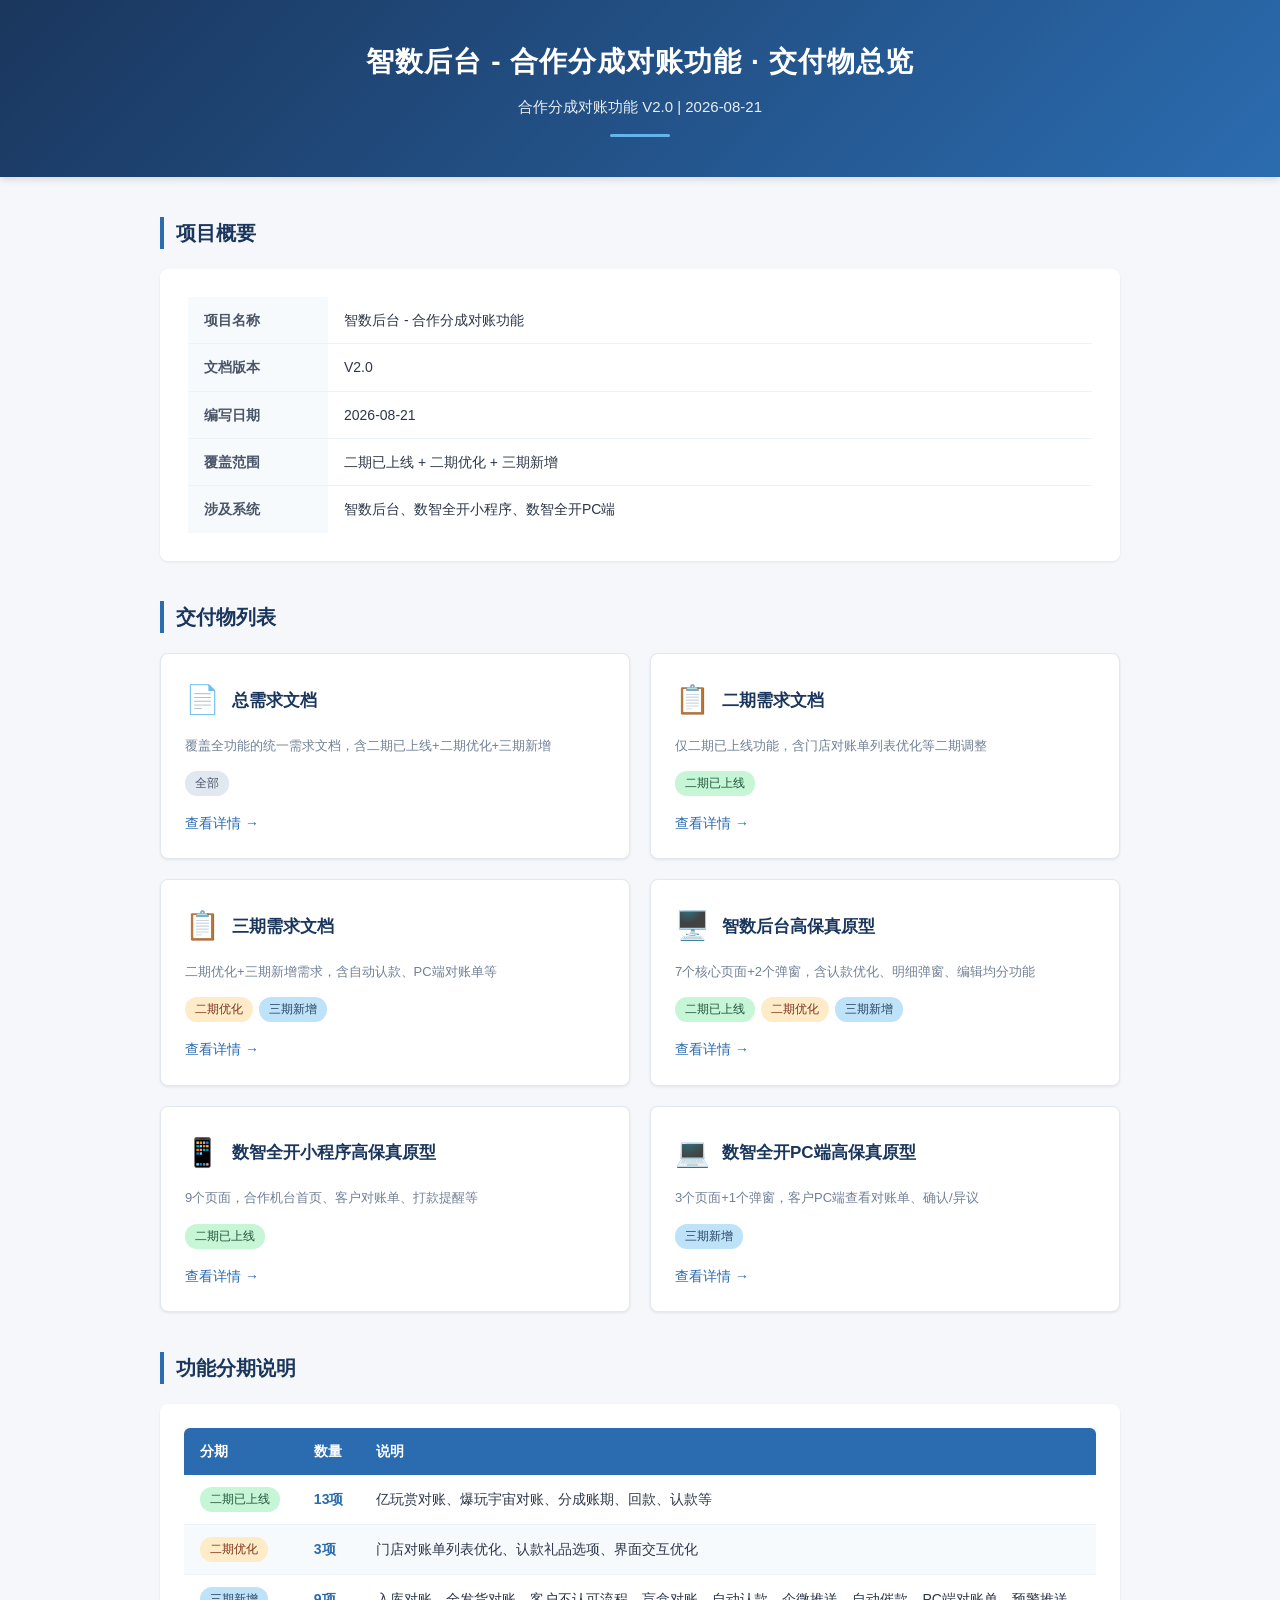
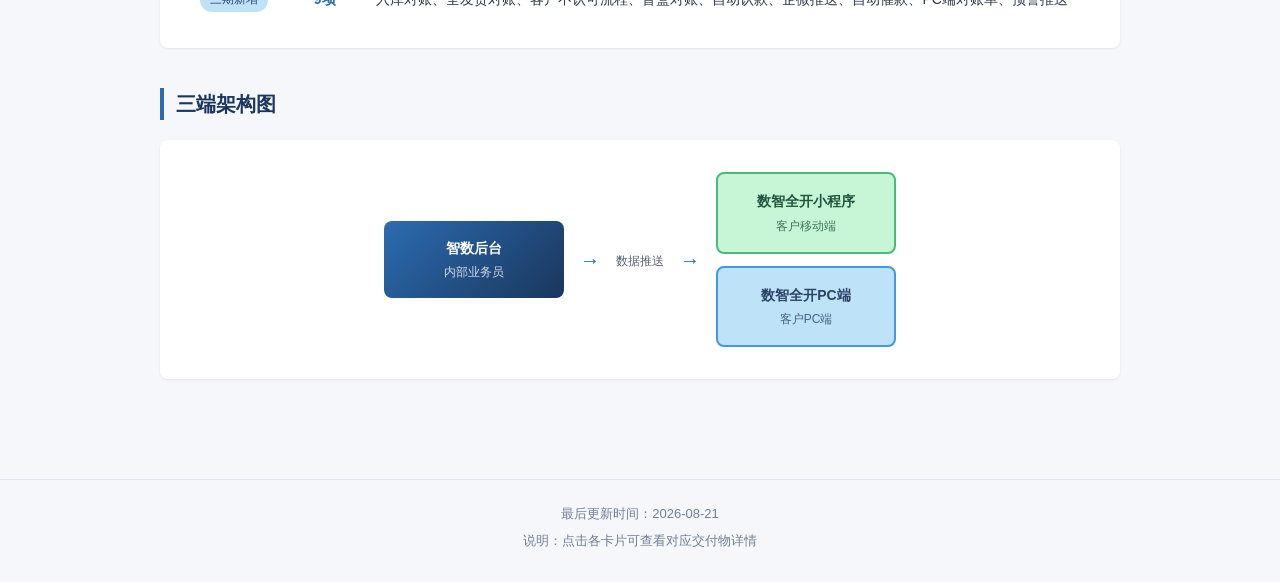
<file: 合作分成/index.html>
<!DOCTYPE html>
<html lang="zh-CN">
<head>
    <meta charset="UTF-8">
    <meta name="viewport" content="width=device-width, initial-scale=1.0">
    <title>智数后台 - 合作分成对账功能 · 交付物总览</title>
    <style>
        * {
            margin: 0;
            padding: 0;
            box-sizing: border-box;
        }

        body {
            font-family: "Noto Sans CJK SC", "WenQuanYi Micro Hei", sans-serif;
            background-color: #f5f7fa;
            color: #2d3748;
            line-height: 1.6;
        }

        /* 顶部导航 */
        .header {
            background: linear-gradient(135deg, #1a365d 0%, #2b6cb0 100%);
            color: #ffffff;
            padding: 40px 20px;
            text-align: center;
            box-shadow: 0 2px 8px rgba(0, 0, 0, 0.15);
        }

        .header h1 {
            font-size: 28px;
            font-weight: 700;
            margin-bottom: 10px;
            letter-spacing: 1px;
        }

        .header .subtitle {
            font-size: 15px;
            opacity: 0.9;
            font-weight: 400;
        }

        .header .divider {
            width: 60px;
            height: 3px;
            background-color: #63b3ed;
            margin: 15px auto 0;
            border-radius: 2px;
        }

        /* 内容容器 */
        .container {
            max-width: 1000px;
            margin: 0 auto;
            padding: 40px 20px;
        }

        /* 区块标题 */
        .section-title {
            font-size: 20px;
            font-weight: 700;
            color: #1a365d;
            margin-bottom: 20px;
            padding-left: 12px;
            border-left: 4px solid #2b6cb0;
        }

        /* 项目概要卡片 */
        .overview-card {
            background: #ffffff;
            border-radius: 8px;
            padding: 28px;
            box-shadow: 0 1px 3px rgba(0, 0, 0, 0.08);
            margin-bottom: 40px;
        }

        .overview-table {
            width: 100%;
            border-collapse: collapse;
        }

        .overview-table td {
            padding: 12px 16px;
            border-bottom: 1px solid #edf2f7;
            font-size: 14px;
        }

        .overview-table td:first-child {
            width: 140px;
            font-weight: 600;
            color: #4a5568;
            background-color: #f7fafc;
        }

        .overview-table td:last-child {
            color: #2d3748;
        }

        .overview-table tr:last-child td {
            border-bottom: none;
        }

        /* 交付物卡片网格 */
        .deliverables-grid {
            display: grid;
            grid-template-columns: repeat(2, 1fr);
            gap: 20px;
            margin-bottom: 40px;
        }

        .deliverable-card {
            background: #ffffff;
            border-radius: 8px;
            padding: 24px;
            box-shadow: 0 1px 3px rgba(0, 0, 0, 0.08);
            transition: all 0.3s ease;
            display: flex;
            flex-direction: column;
            border: 1px solid #e2e8f0;
        }

        .deliverable-card:hover {
            transform: translateY(-4px);
            box-shadow: 0 8px 20px rgba(0, 0, 0, 0.12);
            border-color: #2b6cb0;
        }

        .card-header {
            display: flex;
            align-items: center;
            margin-bottom: 12px;
        }

        .card-icon {
            font-size: 28px;
            margin-right: 12px;
        }

        .card-title {
            font-size: 17px;
            font-weight: 600;
            color: #1a365d;
        }

        .card-desc {
            font-size: 13px;
            color: #718096;
            margin-bottom: 14px;
            line-height: 1.7;
            flex-grow: 1;
        }

        .card-tags {
            display: flex;
            flex-wrap: wrap;
            gap: 6px;
            margin-bottom: 16px;
        }

        .tag {
            display: inline-block;
            padding: 3px 10px;
            border-radius: 12px;
            font-size: 12px;
            font-weight: 500;
        }

        .tag-green {
            background-color: #c6f6d5;
            color: #22543d;
        }

        .tag-orange {
            background-color: #feebc8;
            color: #7b341e;
        }

        .tag-blue {
            background-color: #bee3f8;
            color: #2a4365;
        }

        .tag-gray {
            background-color: #e2e8f0;
            color: #4a5568;
        }

        .card-link {
            display: inline-block;
            color: #2b6cb0;
            text-decoration: none;
            font-size: 14px;
            font-weight: 500;
            transition: all 0.2s ease;
        }

        .card-link:hover {
            text-decoration: underline;
            color: #1a365d;
        }

        .card-link::after {
            content: " →";
        }

        /* 分期说明表格 */
        .phase-table-wrapper {
            background: #ffffff;
            border-radius: 8px;
            padding: 24px;
            box-shadow: 0 1px 3px rgba(0, 0, 0, 0.08);
            margin-bottom: 40px;
            overflow-x: auto;
        }

        .phase-table {
            width: 100%;
            border-collapse: collapse;
        }

        .phase-table th {
            background-color: #2b6cb0;
            color: #ffffff;
            padding: 12px 16px;
            text-align: left;
            font-size: 14px;
            font-weight: 600;
        }

        .phase-table th:first-child {
            border-radius: 6px 0 0 0;
        }

        .phase-table th:last-child {
            border-radius: 0 6px 0 0;
        }

        .phase-table td {
            padding: 12px 16px;
            border-bottom: 1px solid #edf2f7;
            font-size: 14px;
        }

        .phase-table tr:last-child td {
            border-bottom: none;
        }

        .phase-table tr:nth-child(even) {
            background-color: #f7fafc;
        }

        .phase-table .phase-name {
            font-weight: 600;
        }

        .phase-table .phase-count {
            font-weight: 700;
            color: #2b6cb0;
        }

        /* 架构图 */
        .architecture-diagram {
            background: #ffffff;
            border-radius: 8px;
            padding: 32px;
            box-shadow: 0 1px 3px rgba(0, 0, 0, 0.08);
            margin-bottom: 40px;
            text-align: center;
        }

        .arch-flow {
            display: flex;
            align-items: center;
            justify-content: center;
            flex-wrap: wrap;
            gap: 16px;
        }

        .arch-node {
            padding: 16px 24px;
            border-radius: 8px;
            font-weight: 600;
            font-size: 14px;
            min-width: 180px;
        }

        .arch-node-internal {
            background: linear-gradient(135deg, #2b6cb0, #1a365d);
            color: #ffffff;
        }

        .arch-node-mobile {
            background: #c6f6d5;
            color: #22543d;
            border: 2px solid #48bb78;
        }

        .arch-node-pc {
            background: #bee3f8;
            color: #2a4365;
            border: 2px solid #4299e1;
        }

        .arch-arrow {
            font-size: 20px;
            color: #2b6cb0;
            font-weight: 700;
        }

        .arch-label {
            display: block;
            font-size: 12px;
            font-weight: 400;
            margin-top: 4px;
            opacity: 0.8;
        }

        .arch-branch {
            display: flex;
            flex-direction: column;
            gap: 12px;
        }

        /* 底部 */
        .footer {
            text-align: center;
            padding: 24px 20px;
            color: #718096;
            font-size: 13px;
            border-top: 1px solid #e2e8f0;
            margin-top: 20px;
        }

        .footer p {
            margin-bottom: 6px;
        }

        /* 响应式 */
        @media (max-width: 768px) {
            .deliverables-grid {
                grid-template-columns: 1fr;
            }

            .header h1 {
                font-size: 22px;
            }

            .arch-flow {
                flex-direction: column;
            }

            .arch-arrow {
                transform: rotate(90deg);
            }
        }
    </style>
</head>
<body>
    <!-- 顶部导航 -->
    <div class="header">
        <h1>智数后台 - 合作分成对账功能 · 交付物总览</h1>
        <div class="subtitle">合作分成对账功能 V2.0 | 2026-08-21</div>
        <div class="divider"></div>
    </div>

    <div class="container">
        <!-- 1. 项目概要 -->
        <h2 class="section-title">项目概要</h2>
        <div class="overview-card">
            <table class="overview-table">
                <tr>
                    <td>项目名称</td>
                    <td>智数后台 - 合作分成对账功能</td>
                </tr>
                <tr>
                    <td>文档版本</td>
                    <td>V2.0</td>
                </tr>
                <tr>
                    <td>编写日期</td>
                    <td>2026-08-21</td>
                </tr>
                <tr>
                    <td>覆盖范围</td>
                    <td>二期已上线 + 二期优化 + 三期新增</td>
                </tr>
                <tr>
                    <td>涉及系统</td>
                    <td>智数后台、数智全开小程序、数智全开PC端</td>
                </tr>
            </table>
        </div>

        <!-- 2. 交付物列表 -->
        <h2 class="section-title">交付物列表</h2>
        <div class="deliverables-grid">

            <!-- 卡片1 -->
            <div class="deliverable-card">
                <div class="card-header">
                    <span class="card-icon">📄</span>
                    <span class="card-title">总需求文档</span>
                </div>
                <p class="card-desc">覆盖全功能的统一需求文档，含二期已上线+二期优化+三期新增</p>
                <div class="card-tags">
                    <span class="tag tag-gray">全部</span>
                </div>
                <a href="合作分成对账功能-需求文档.html" class="card-link">查看详情</a>
            </div>

            <!-- 卡片2 -->
            <div class="deliverable-card">
                <div class="card-header">
                    <span class="card-icon">📋</span>
                    <span class="card-title">二期需求文档</span>
                </div>
                <p class="card-desc">仅二期已上线功能，含门店对账单列表优化等二期调整</p>
                <div class="card-tags">
                    <span class="tag tag-green">二期已上线</span>
                </div>
                <a href="二期需求文档-合作分成对账功能.html" class="card-link">查看详情</a>
            </div>

            <!-- 卡片3 -->
            <div class="deliverable-card">
                <div class="card-header">
                    <span class="card-icon">📋</span>
                    <span class="card-title">三期需求文档</span>
                </div>
                <p class="card-desc">二期优化+三期新增需求，含自动认款、PC端对账单等</p>
                <div class="card-tags">
                    <span class="tag tag-orange">二期优化</span>
                    <span class="tag tag-blue">三期新增</span>
                </div>
                <a href="三期需求文档-合作分成对账功能.html" class="card-link">查看详情</a>
            </div>

            <!-- 卡片4 -->
            <div class="deliverable-card">
                <div class="card-header">
                    <span class="card-icon">🖥️</span>
                    <span class="card-title">智数后台高保真原型</span>
                </div>
                <p class="card-desc">7个核心页面+2个弹窗，含认款优化、明细弹窗、编辑均分功能</p>
                <div class="card-tags">
                    <span class="tag tag-green">二期已上线</span>
                    <span class="tag tag-orange">二期优化</span>
                    <span class="tag tag-blue">三期新增</span>
                </div>
                <a href="智数后台-高保真原型.html" class="card-link">查看详情</a>
            </div>

            <!-- 卡片5 -->
            <div class="deliverable-card">
                <div class="card-header">
                    <span class="card-icon">📱</span>
                    <span class="card-title">数智全开小程序高保真原型</span>
                </div>
                <p class="card-desc">9个页面，合作机台首页、客户对账单、打款提醒等</p>
                <div class="card-tags">
                    <span class="tag tag-green">二期已上线</span>
                </div>
                <a href="数智全开小程序-高保真原型.html" class="card-link">查看详情</a>
            </div>

            <!-- 卡片6 -->
            <div class="deliverable-card">
                <div class="card-header">
                    <span class="card-icon">💻</span>
                    <span class="card-title">数智全开PC端高保真原型</span>
                </div>
                <p class="card-desc">3个页面+1个弹窗，客户PC端查看对账单、确认/异议</p>
                <div class="card-tags">
                    <span class="tag tag-blue">三期新增</span>
                </div>
                <a href="数智全开PC端-高保真原型.html" class="card-link">查看详情</a>
            </div>

        </div>

        <!-- 3. 功能分期说明 -->
        <h2 class="section-title">功能分期说明</h2>
        <div class="phase-table-wrapper">
            <table class="phase-table">
                <thead>
                    <tr>
                        <th>分期</th>
                        <th>数量</th>
                        <th>说明</th>
                    </tr>
                </thead>
                <tbody>
                    <tr>
                        <td class="phase-name"><span class="tag tag-green">二期已上线</span></td>
                        <td class="phase-count">13项</td>
                        <td>亿玩赏对账、爆玩宇宙对账、分成账期、回款、认款等</td>
                    </tr>
                    <tr>
                        <td class="phase-name"><span class="tag tag-orange">二期优化</span></td>
                        <td class="phase-count">3项</td>
                        <td>门店对账单列表优化、认款礼品选项、界面交互优化</td>
                    </tr>
                    <tr>
                        <td class="phase-name"><span class="tag tag-blue">三期新增</span></td>
                        <td class="phase-count">9项</td>
                        <td>入库对账、全发货对账、客户不认可流程、盲盒对账、自动认款、企微推送、自动催款、PC端对账单、预警推送</td>
                    </tr>
                </tbody>
            </table>
        </div>

        <!-- 4. 三端架构图 -->
        <h2 class="section-title">三端架构图</h2>
        <div class="architecture-diagram">
            <div class="arch-flow">
                <div class="arch-node arch-node-internal">
                    智数后台
                    <span class="arch-label">内部业务员</span>
                </div>
                <div class="arch-arrow">→</div>
                <div class="arch-label">数据推送</div>
                <div class="arch-arrow">→</div>
                <div class="arch-branch">
                    <div class="arch-node arch-node-mobile">
                        数智全开小程序
                        <span class="arch-label">客户移动端</span>
                    </div>
                    <div class="arch-node arch-node-pc">
                        数智全开PC端
                        <span class="arch-label">客户PC端</span>
                    </div>
                </div>
            </div>
        </div>

    </div>

    <!-- 底部 -->
    <div class="footer">
        <p>最后更新时间：2026-08-21</p>
        <p>说明：点击各卡片可查看对应交付物详情</p>
    </div>
</body>
</html>
</file>
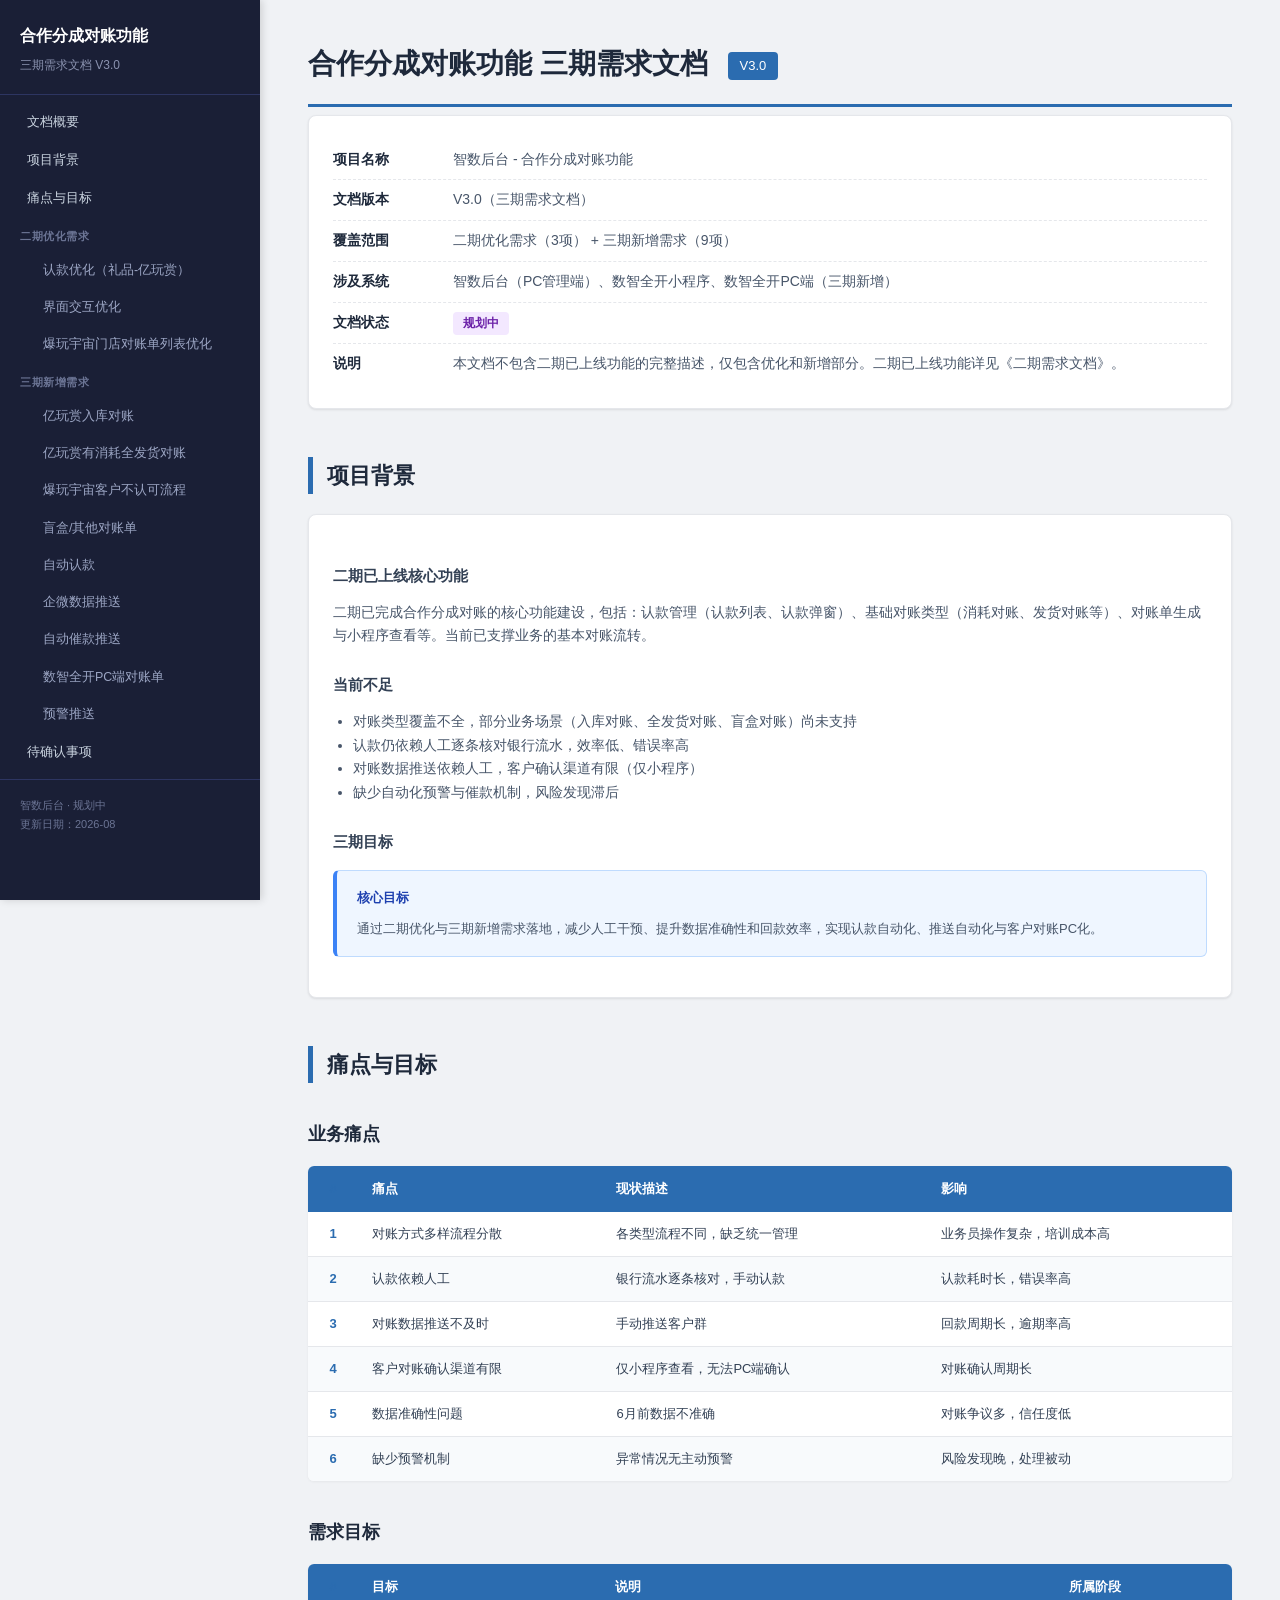
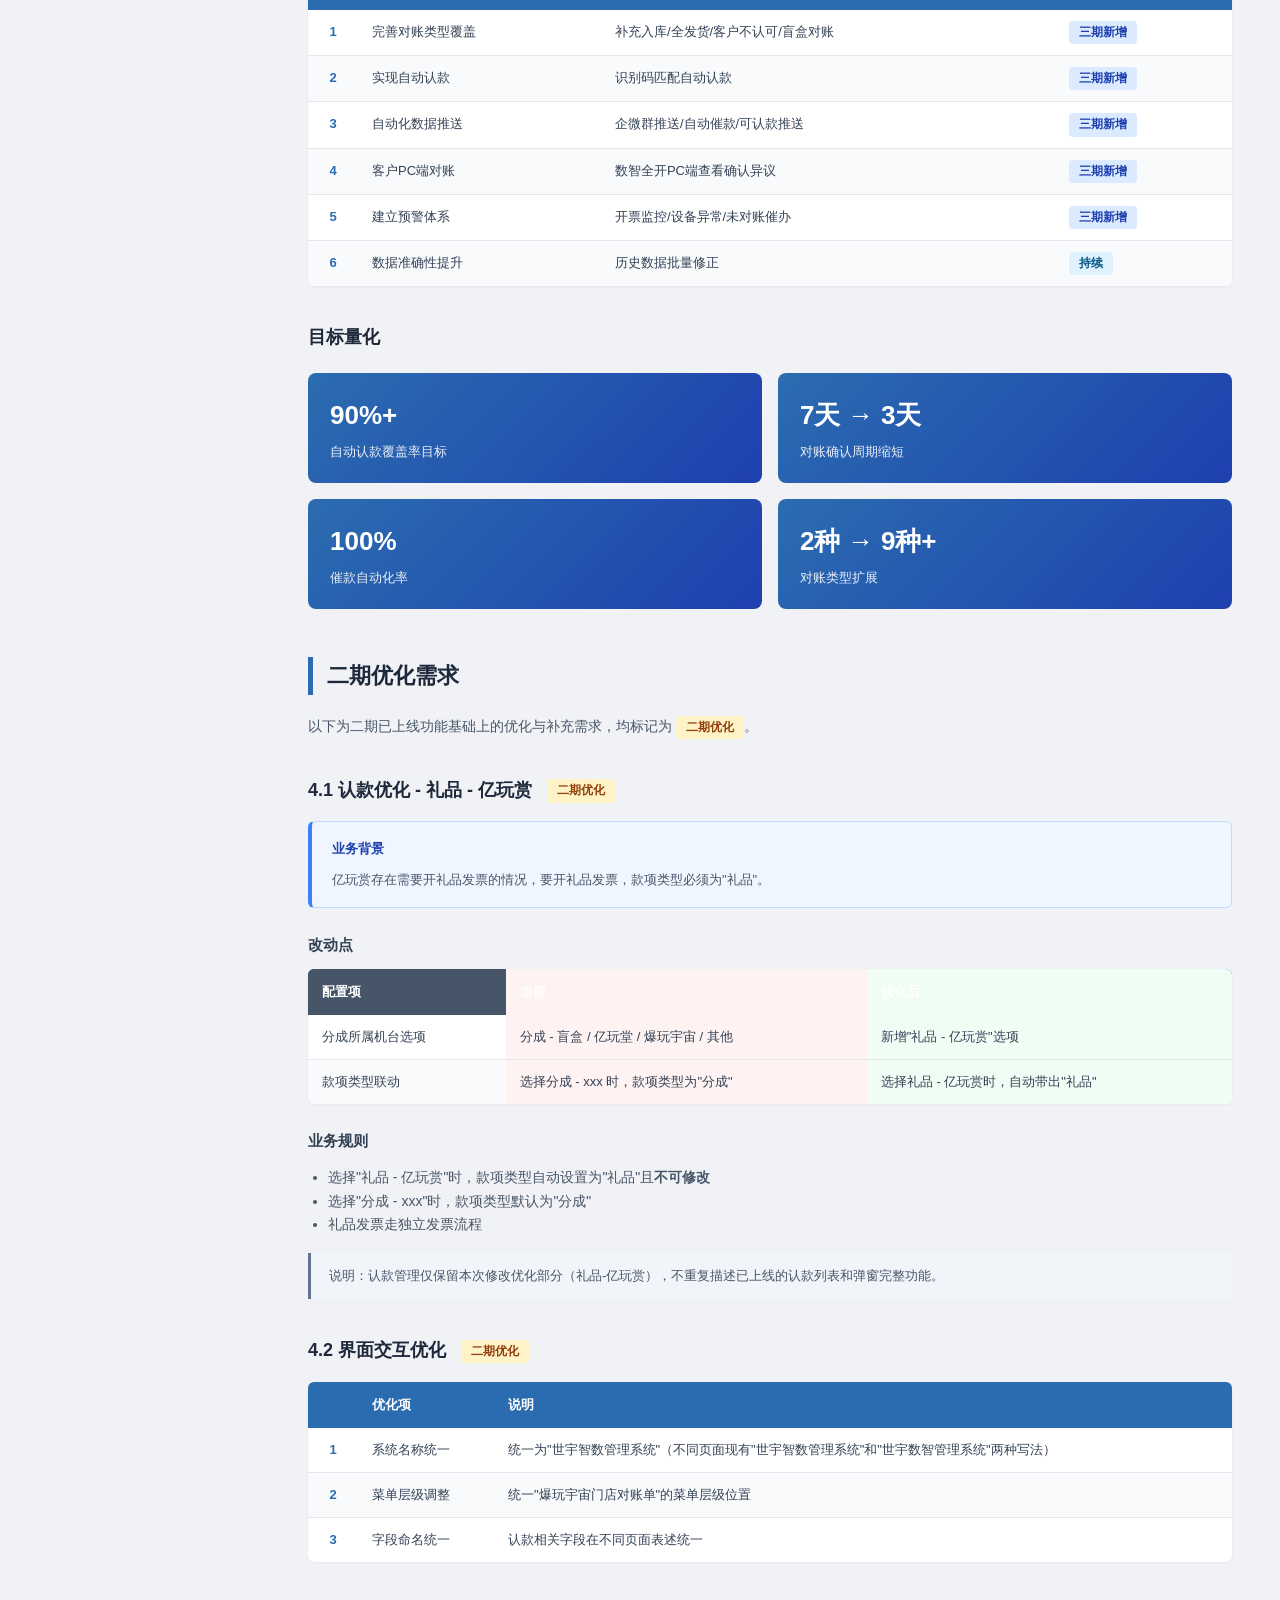
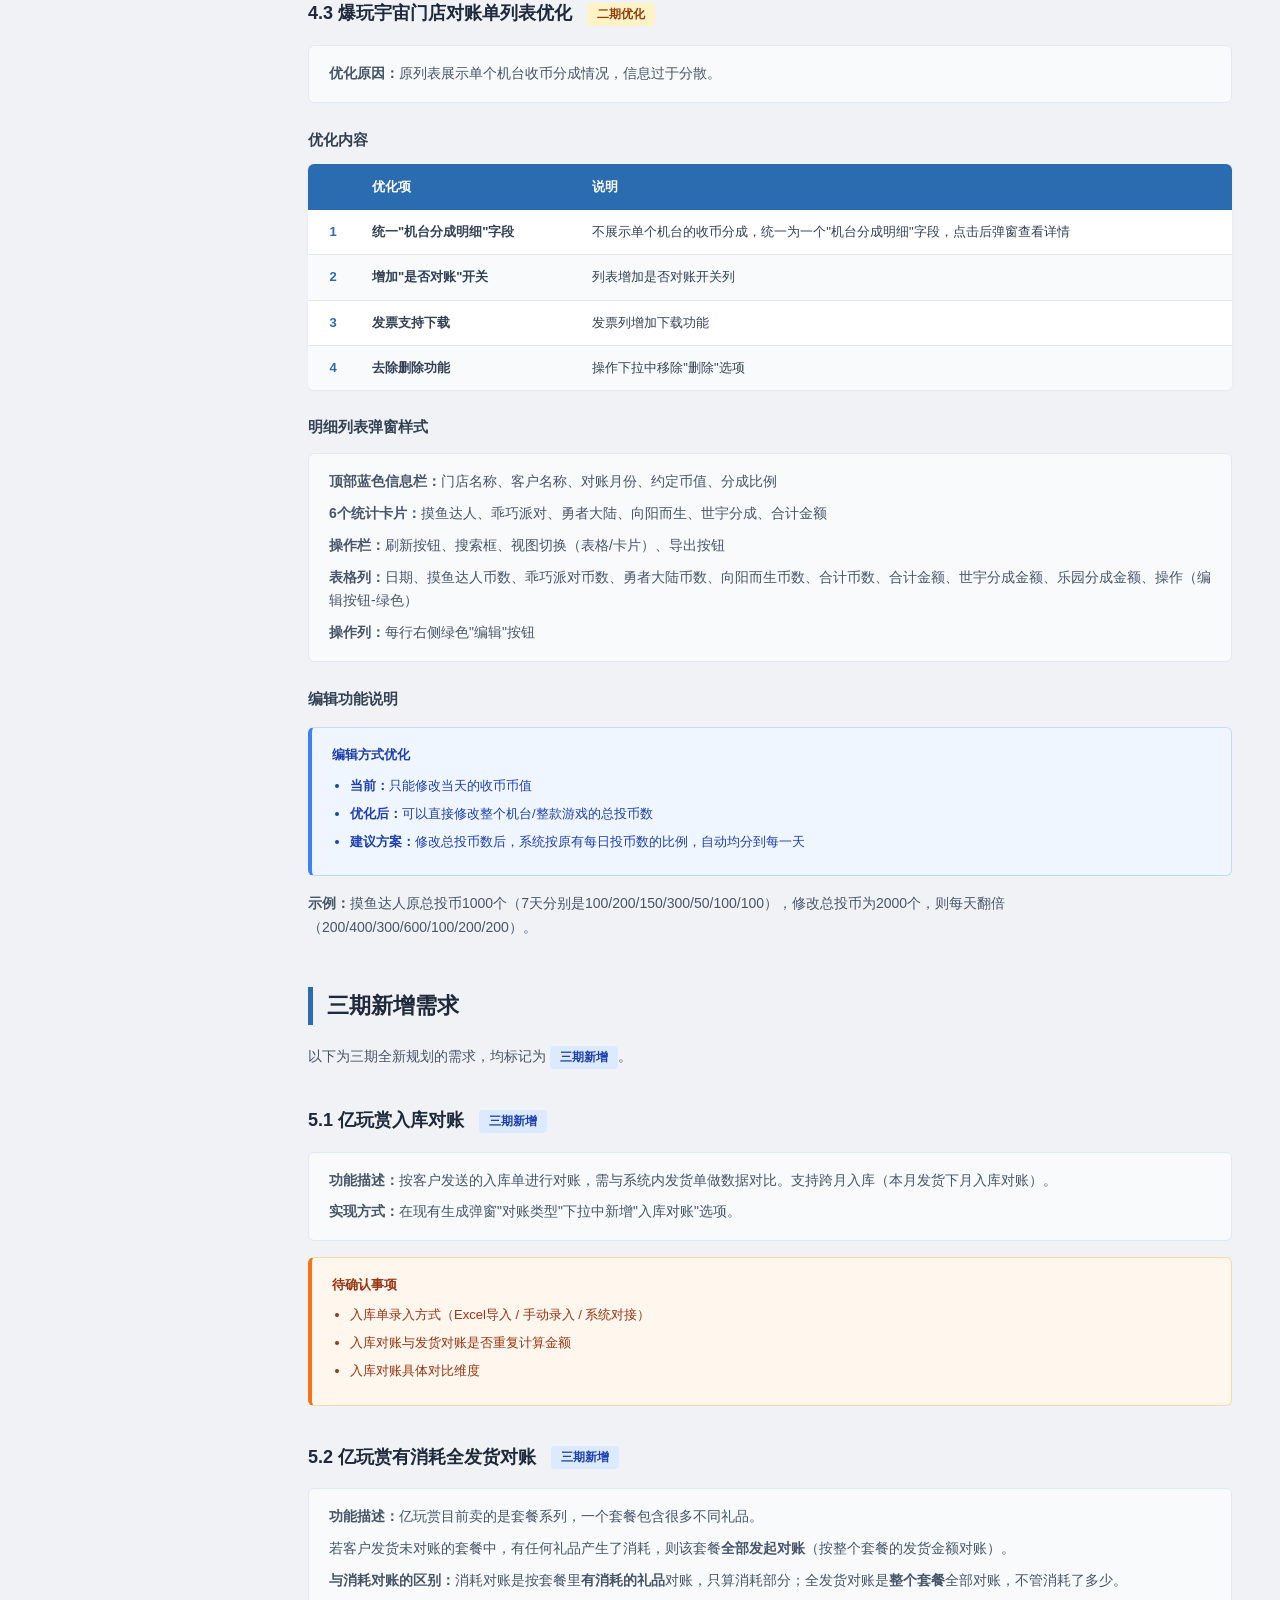
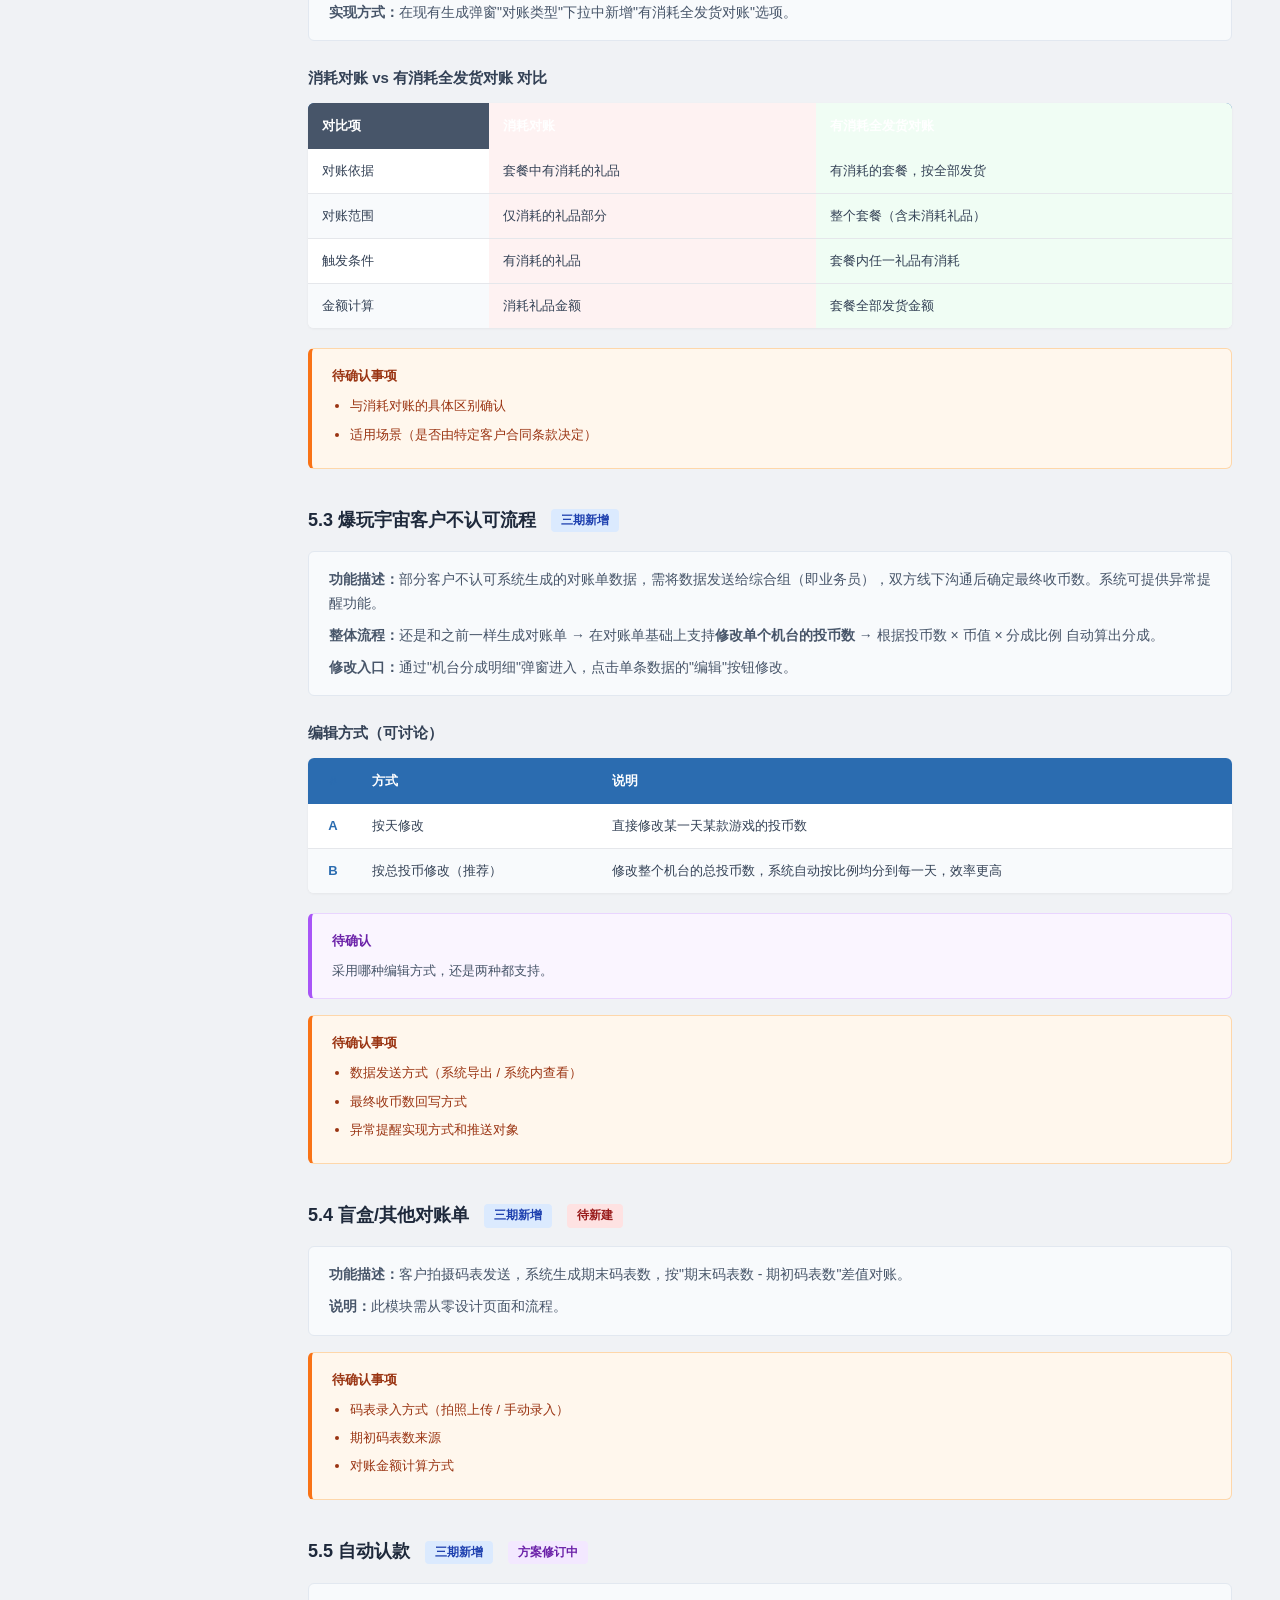
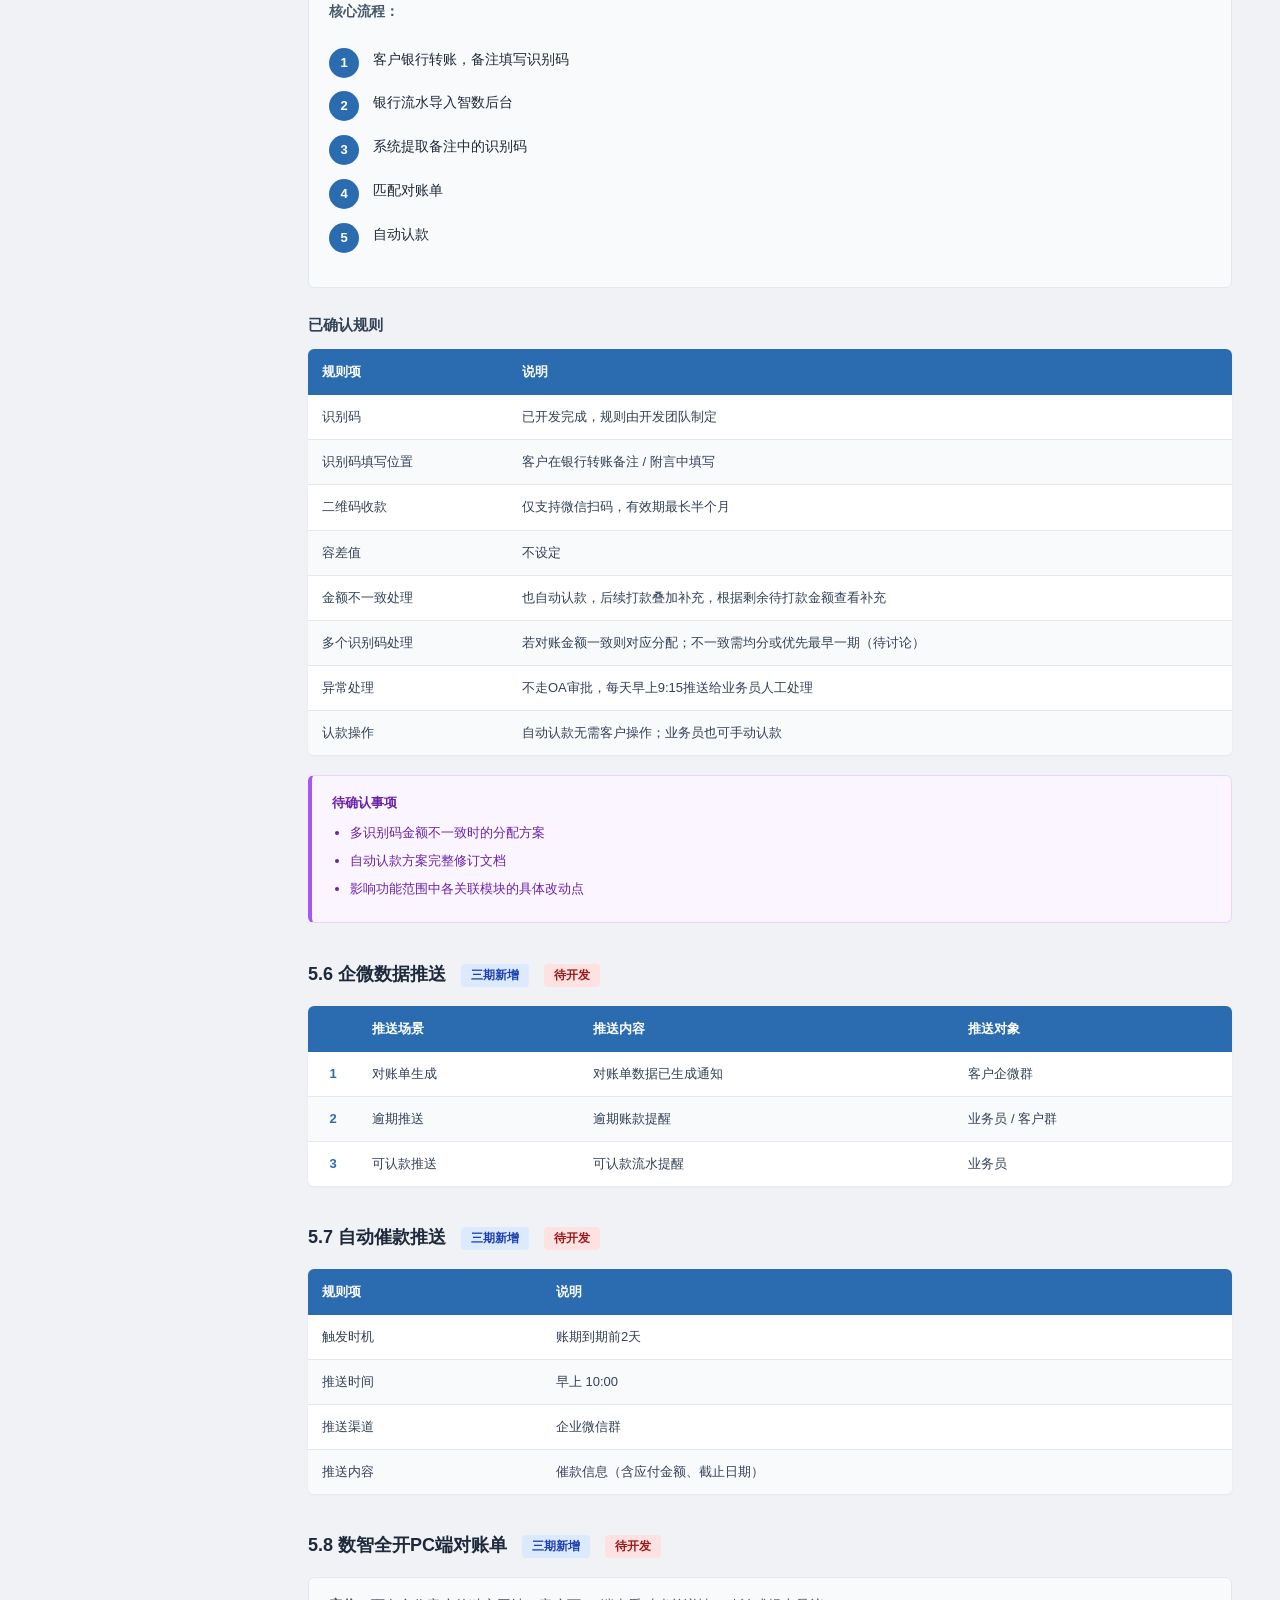
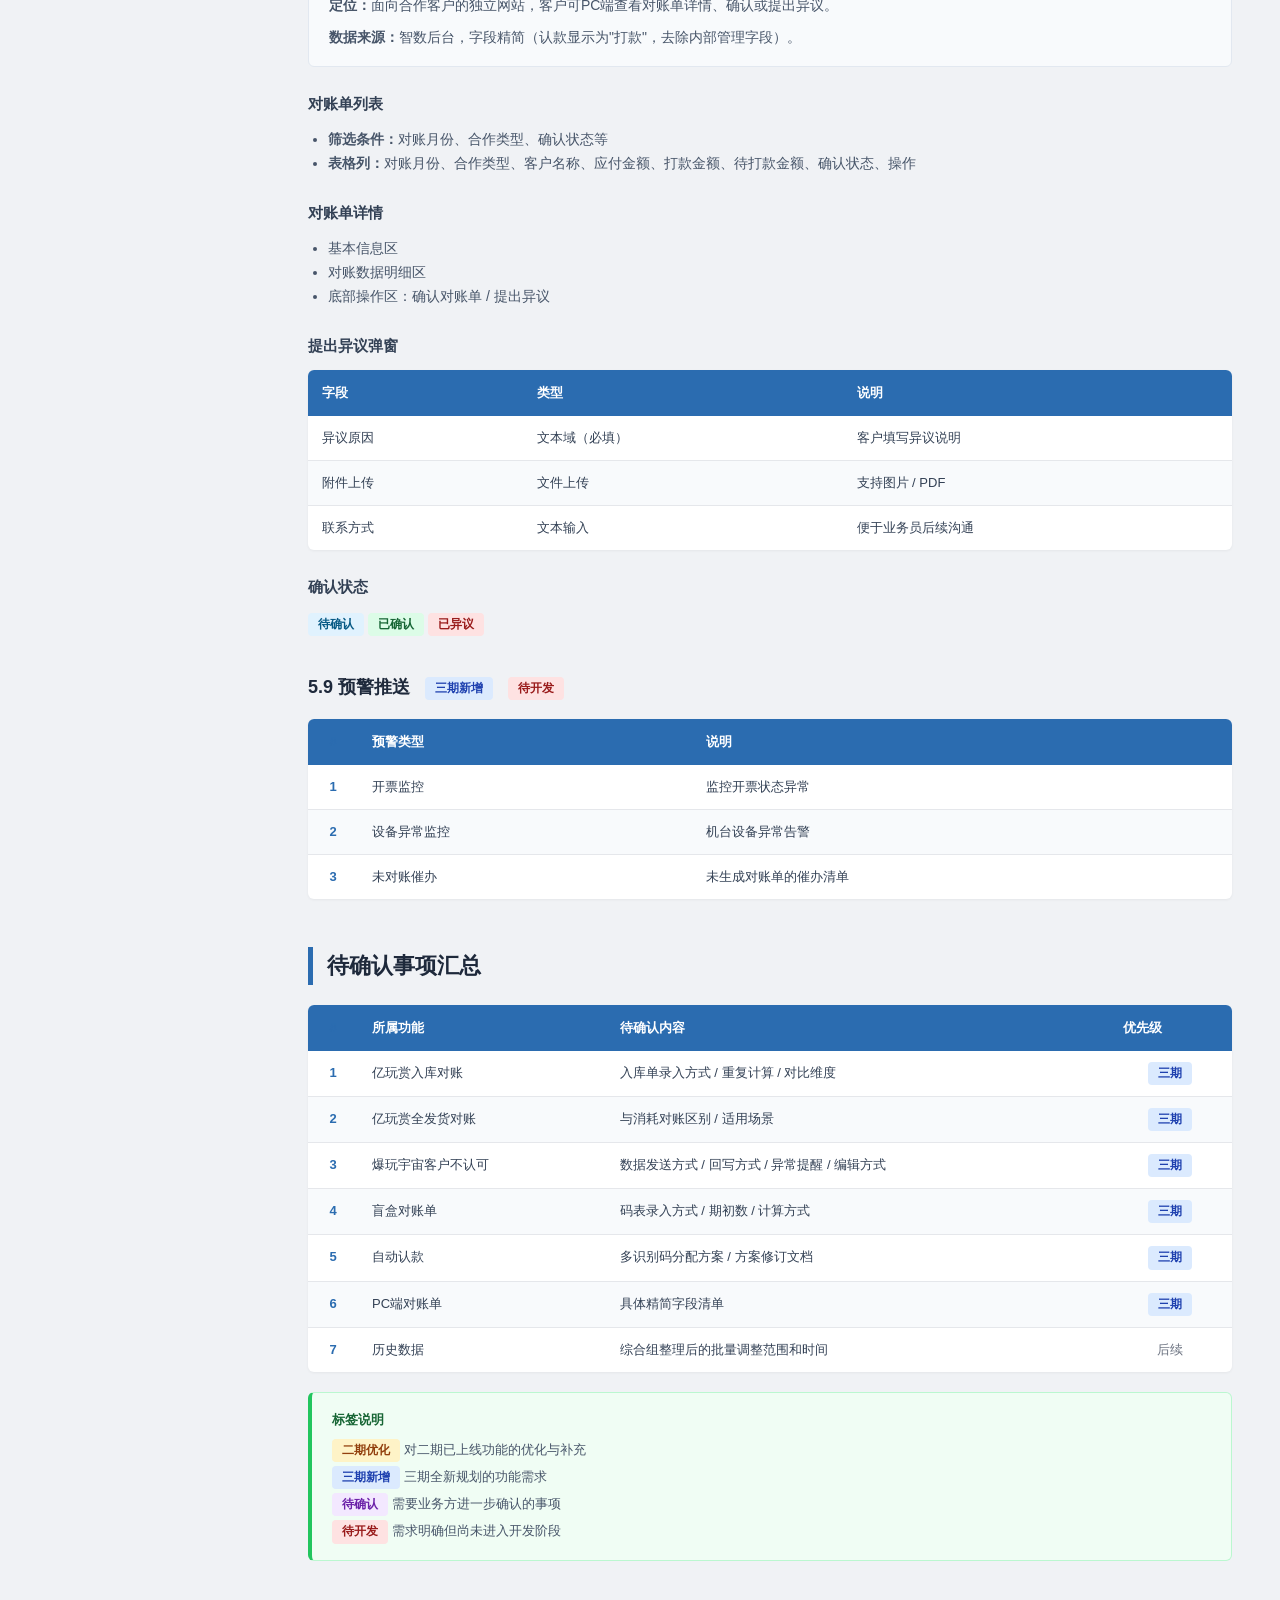
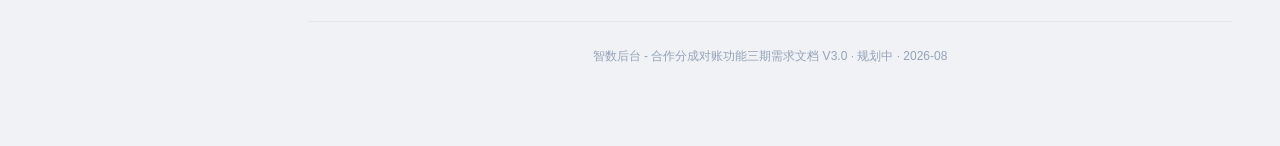
<file: 合作分成/三期需求文档-合作分成对账功能.html>
<!DOCTYPE html>
<html lang="zh-CN">
<head>
    <meta charset="UTF-8">
    <meta name="viewport" content="width=device-width, initial-scale=1.0">
    <title>智数后台 - 合作分成对账功能三期需求文档 V3.0</title>
    <style>
        /* ====== 基础重置与字体 ====== */
        * {
            margin: 0;
            padding: 0;
            box-sizing: border-box;
        }

        body {
            font-family: "Noto Sans CJK SC", "WenQuanYi Micro Hei", "Microsoft YaHei", "PingFang SC", sans-serif;
            background: #f0f2f5;
            color: #1f2937;
            line-height: 1.7;
            font-size: 14px;
        }

        /* ====== 整体布局 ====== */
        .layout {
            display: flex;
            min-height: 100vh;
        }

        /* ====== 侧边栏导航 ====== */
        .sidebar {
            width: 260px;
            background: #1a1f36;
            color: #cbd5e1;
            position: fixed;
            top: 0;
            left: 0;
            bottom: 0;
            overflow-y: auto;
            padding: 0 0 24px 0;
            z-index: 100;
            box-shadow: 2px 0 8px rgba(0, 0, 0, 0.15);
        }

        .sidebar-header {
            padding: 22px 20px 18px 20px;
            border-bottom: 1px solid #2d3561;
        }

        .sidebar-header .logo {
            font-size: 16px;
            font-weight: 700;
            color: #fff;
            margin-bottom: 6px;
        }

        .sidebar-header .subtitle {
            font-size: 12px;
            color: #8b93b0;
        }

        .sidebar-nav {
            list-style: none;
            padding: 8px 0;
        }

        .sidebar-nav > li {
            margin: 0;
        }

        .sidebar-nav .nav-group-title {
            padding: 10px 20px 6px 20px;
            font-size: 11px;
            font-weight: 700;
            color: #6b7494;
            text-transform: uppercase;
            letter-spacing: 0.5px;
        }

        .sidebar-nav a {
            display: block;
            padding: 8px 20px 8px 24px;
            color: #cbd5e1;
            text-decoration: none;
            font-size: 13px;
            transition: all 0.2s;
            border-left: 3px solid transparent;
        }

        .sidebar-nav a:hover {
            background: #252b48;
            color: #fff;
            border-left-color: #2b6cb0;
        }

        .sidebar-nav a.level-2 {
            padding-left: 40px;
            font-size: 12.5px;
            color: #9ca6c4;
        }

        .sidebar-nav a.level-2:hover {
            color: #fff;
        }

        .sidebar-footer {
            padding: 16px 20px;
            border-top: 1px solid #2d3561;
            font-size: 11px;
            color: #6b7494;
        }

        /* ====== 主内容区 ====== */
        .main-content {
            margin-left: 260px;
            padding: 40px 48px 80px 48px;
            max-width: 1100px;
        }

        /* ====== 标题样式 ====== */
        h1 {
            font-size: 28px;
            color: #1e293b;
            font-weight: 700;
            margin-bottom: 8px;
            padding-bottom: 16px;
            border-bottom: 3px solid #2b6cb0;
        }

        h1 .doc-version {
            display: inline-block;
            background: #2b6cb0;
            color: #fff;
            font-size: 13px;
            padding: 3px 12px;
            border-radius: 4px;
            margin-left: 12px;
            vertical-align: middle;
            font-weight: 500;
        }

        h2 {
            font-size: 22px;
            color: #1e293b;
            font-weight: 700;
            margin-top: 48px;
            margin-bottom: 20px;
            padding-left: 14px;
            border-left: 5px solid #2b6cb0;
        }

        h3 {
            font-size: 18px;
            color: #1e293b;
            font-weight: 600;
            margin-top: 36px;
            margin-bottom: 16px;
        }

        h3 .badge {
            margin-left: 10px;
            font-size: 12px;
            vertical-align: middle;
        }

        h4 {
            font-size: 15px;
            color: #334155;
            font-weight: 600;
            margin-top: 24px;
            margin-bottom: 12px;
        }

        p {
            margin-bottom: 12px;
            color: #475569;
        }

        /* ====== 标签徽章 ====== */
        .badge {
            display: inline-block;
            padding: 2px 10px;
            border-radius: 4px;
            font-size: 12px;
            font-weight: 600;
            line-height: 1.6;
        }

        .badge-optimize {
            background: #fef3c7;
            color: #92400e;
        }

        .badge-new {
            background: #dbeafe;
            color: #1e40af;
        }

        .badge-confirm {
            background: #f3e8ff;
            color: #6b21a8;
        }

        .badge-todo {
            background: #fee2e2;
            color: #991b1b;
        }

        .badge-phase {
            background: #e0f2fe;
            color: #075985;
        }

        /* ====== 卡片 ====== */
        .card {
            background: #fff;
            border-radius: 8px;
            padding: 24px;
            margin-bottom: 24px;
            box-shadow: 0 1px 3px rgba(0, 0, 0, 0.06), 0 1px 2px rgba(0, 0, 0, 0.04);
            border: 1px solid #e5e7eb;
        }

        .card-info-list {
            list-style: none;
        }

        .card-info-list li {
            padding: 8px 0;
            border-bottom: 1px dashed #e5e7eb;
            display: flex;
            align-items: flex-start;
        }

        .card-info-list li:last-child {
            border-bottom: none;
        }

        .card-info-list .label {
            font-weight: 600;
            color: #1e293b;
            min-width: 120px;
            flex-shrink: 0;
        }

        .card-info-list .value {
            color: #475569;
        }

        /* ====== 表格 ====== */
        table {
            width: 100%;
            border-collapse: collapse;
            margin: 12px 0 20px 0;
            font-size: 13px;
            background: #fff;
            border-radius: 6px;
            overflow: hidden;
            box-shadow: 0 1px 3px rgba(0, 0, 0, 0.05);
        }

        thead {
            background: #2b6cb0;
        }

        th {
            padding: 12px 14px;
            text-align: left;
            color: #fff;
            font-weight: 600;
            font-size: 13px;
        }

        td {
            padding: 11px 14px;
            border-bottom: 1px solid #e5e7eb;
            color: #334155;
            vertical-align: top;
        }

        tbody tr:nth-child(even) {
            background: #f8fafc;
        }

        tbody tr:hover {
            background: #eff6ff;
        }

        tbody tr:last-child td {
            border-bottom: none;
        }

        .table-num {
            width: 50px;
            text-align: center;
            color: #2b6cb0;
            font-weight: 600;
        }

        .table-priority {
            text-align: center;
        }

        .priority-high {
            color: #dc2626;
            font-weight: 600;
        }

        .priority-medium {
            color: #d97706;
            font-weight: 600;
        }

        .priority-low {
            color: #6b7280;
        }

        /* ====== 信息提示框 ====== */
        .alert {
            border-radius: 6px;
            padding: 16px 20px;
            margin: 16px 0;
            font-size: 13px;
        }

        .alert-title {
            font-weight: 700;
            margin-bottom: 8px;
            display: flex;
            align-items: center;
        }

        .alert-orange {
            background: #fff7ed;
            border: 1px solid #fed7aa;
            border-left: 4px solid #f97316;
            color: #9a3412;
        }

        .alert-purple {
            background: #faf5ff;
            border: 1px solid #e9d5ff;
            border-left: 4px solid #a855f7;
            color: #6b21a8;
        }

        .alert-blue {
            background: #eff6ff;
            border: 1px solid #bfdbfe;
            border-left: 4px solid #3b82f6;
            color: #1e40af;
        }

        .alert-green {
            background: #f0fdf4;
            border: 1px solid #bbf7d0;
            border-left: 4px solid #22c55e;
            color: #166534;
        }

        .alert ul {
            margin: 6px 0 0 18px;
        }

        .alert li {
            margin-bottom: 6px;
        }

        /* ====== 功能描述框 ====== */
        .feature-desc {
            background: #f8fafc;
            border: 1px solid #e2e8f0;
            border-radius: 6px;
            padding: 16px 20px;
            margin: 14px 0;
        }

        .feature-desc p {
            margin-bottom: 8px;
        }

        .feature-desc p:last-child {
            margin-bottom: 0;
        }

        /* ====== 章节元信息 ====== */
        .section-meta {
            display: flex;
            gap: 8px;
            margin-bottom: 16px;
            flex-wrap: wrap;
        }

        /* ====== 步骤列表 ====== */
        .process-list {
            list-style: none;
            counter-reset: step;
            margin: 16px 0;
        }

        .process-list li {
            position: relative;
            padding: 8px 0 8px 44px;
            margin-bottom: 4px;
        }

        .process-list li::before {
            counter-increment: step;
            content: counter(step);
            position: absolute;
            left: 0;
            top: 8px;
            width: 30px;
            height: 30px;
            background: #2b6cb0;
            color: #fff;
            border-radius: 50%;
            display: flex;
            align-items: center;
            justify-content: center;
            font-weight: 700;
            font-size: 13px;
        }

        /* ====== 引用框 ====== */
        .quote-box {
            background: #f1f5f9;
            border-left: 3px solid #64748b;
            padding: 12px 18px;
            margin: 12px 0;
            color: #475569;
            font-size: 13px;
            border-radius: 0 4px 4px 0;
        }

        /* ====== 对比表 ====== */
        .compare-table th {
            background: #475569;
        }

        .compare-table .col-current {
            background: #fef2f2;
        }

        .compare-table .col-optimized {
            background: #f0fdf4;
        }

        /* ====== 目标量化卡片 ====== */
        .metrics-grid {
            display: grid;
            grid-template-columns: repeat(2, 1fr);
            gap: 16px;
            margin: 20px 0;
        }

        .metric-card {
            background: linear-gradient(135deg, #2b6cb0 0%, #1e40af 100%);
            color: #fff;
            padding: 20px 22px;
            border-radius: 8px;
        }

        .metric-card .metric-value {
            font-size: 26px;
            font-weight: 700;
            margin-bottom: 4px;
        }

        .metric-card .metric-label {
            font-size: 13px;
            opacity: 0.9;
        }

        /* ====== 章节锚点 ====== */
        .section {
            scroll-margin-top: 20px;
        }

        /* ====== 底部 ====== */
        .doc-footer {
            margin-top: 60px;
            padding-top: 24px;
            border-top: 1px solid #e5e7eb;
            text-align: center;
            color: #94a3b8;
            font-size: 12px;
        }

        /* ====== 响应式 ====== */
        @media (max-width: 1024px) {
            .sidebar {
                width: 220px;
            }
            .main-content {
                margin-left: 220px;
                padding: 32px;
            }
        }

        @media (max-width: 768px) {
            .sidebar {
                position: static;
                width: 100%;
                height: auto;
            }
            .main-content {
                margin-left: 0;
                padding: 24px;
            }
            .metrics-grid {
                grid-template-columns: 1fr;
            }
        }
    </style>
</head>
<body>
    <div class="layout">
        <!-- ====== 侧边栏导航 ====== -->
        <aside class="sidebar">
            <div class="sidebar-header">
                <div class="logo">合作分成对账功能</div>
                <div class="subtitle">三期需求文档 V3.0</div>
            </div>
            <ul class="sidebar-nav">
                <li><a href="#doc-summary">文档概要</a></li>
                <li><a href="#project-bg">项目背景</a></li>
                <li><a href="#pain-goals">痛点与目标</a></li>

                <li class="nav-group-title">二期优化需求</li>
                <li><a href="#opt-confirm" class="level-2">认款优化（礼品-亿玩赏）</a></li>
                <li><a href="#opt-ui" class="level-2">界面交互优化</a></li>
                <li><a href="#opt-bwy-list" class="level-2">爆玩宇宙门店对账单列表优化</a></li>

                <li class="nav-group-title">三期新增需求</li>
                <li><a href="#new-yws-rk" class="level-2">亿玩赏入库对账</a></li>
                <li><a href="#new-yws-fh" class="level-2">亿玩赏有消耗全发货对账</a></li>
                <li><a href="#new-bwy-cust" class="level-2">爆玩宇宙客户不认可流程</a></li>
                <li><a href="#new-blind-box" class="level-2">盲盒/其他对账单</a></li>
                <li><a href="#new-auto-confirm" class="level-2">自动认款</a></li>
                <li><a href="#new-wecom-push" class="level-2">企微数据推送</a></li>
                <li><a href="#new-auto-reminder" class="level-2">自动催款推送</a></li>
                <li><a href="#new-pc-bill" class="level-2">数智全开PC端对账单</a></li>
                <li><a href="#new-warning" class="level-2">预警推送</a></li>

                <li><a href="#pending">待确认事项</a></li>
            </ul>
            <div class="sidebar-footer">
                智数后台 · 规划中<br>
                更新日期：2026-08
            </div>
        </aside>

        <!-- ====== 主内容区 ====== -->
        <main class="main-content">

            <!-- ============ 1. 文档概要 ============ -->
            <section id="doc-summary" class="section">
                <h1>合作分成对账功能 三期需求文档 <span class="doc-version">V3.0</span></h1>

                <div class="card">
                    <ul class="card-info-list">
                        <li>
                            <span class="label">项目名称</span>
                            <span class="value">智数后台 - 合作分成对账功能</span>
                        </li>
                        <li>
                            <span class="label">文档版本</span>
                            <span class="value">V3.0（三期需求文档）</span>
                        </li>
                        <li>
                            <span class="label">覆盖范围</span>
                            <span class="value">二期优化需求（3项） + 三期新增需求（9项）</span>
                        </li>
                        <li>
                            <span class="label">涉及系统</span>
                            <span class="value">智数后台（PC管理端）、数智全开小程序、数智全开PC端（三期新增）</span>
                        </li>
                        <li>
                            <span class="label">文档状态</span>
                            <span class="value"><span class="badge badge-confirm">规划中</span></span>
                        </li>
                        <li>
                            <span class="label">说明</span>
                            <span class="value">本文档不包含二期已上线功能的完整描述，仅包含优化和新增部分。二期已上线功能详见《二期需求文档》。</span>
                        </li>
                    </ul>
                </div>
            </section>

            <!-- ============ 2. 项目背景 ============ -->
            <section id="project-bg" class="section">
                <h2>项目背景</h2>
                <div class="card">
                    <h4>二期已上线核心功能</h4>
                    <p>二期已完成合作分成对账的核心功能建设，包括：认款管理（认款列表、认款弹窗）、基础对账类型（消耗对账、发货对账等）、对账单生成与小程序查看等。当前已支撑业务的基本对账流转。</p>

                    <h4>当前不足</h4>
                    <ul style="margin: 8px 0 16px 20px; color: #475569;">
                        <li>对账类型覆盖不全，部分业务场景（入库对账、全发货对账、盲盒对账）尚未支持</li>
                        <li>认款仍依赖人工逐条核对银行流水，效率低、错误率高</li>
                        <li>对账数据推送依赖人工，客户确认渠道有限（仅小程序）</li>
                        <li>缺少自动化预警与催款机制，风险发现滞后</li>
                    </ul>

                    <h4>三期目标</h4>
                    <div class="alert alert-blue">
                        <div class="alert-title">核心目标</div>
                        <p style="margin-bottom:0;">通过二期优化与三期新增需求落地，减少人工干预、提升数据准确性和回款效率，实现认款自动化、推送自动化与客户对账PC化。</p>
                    </div>
                </div>
            </section>

            <!-- ============ 3. 痛点与目标 ============ -->
            <section id="pain-goals" class="section">
                <h2>痛点与目标</h2>

                <h3>业务痛点</h3>
                <table>
                    <thead>
                        <tr>
                            <th class="table-num">#</th>
                            <th>痛点</th>
                            <th>现状描述</th>
                            <th>影响</th>
                        </tr>
                    </thead>
                    <tbody>
                        <tr>
                            <td class="table-num">1</td>
                            <td>对账方式多样流程分散</td>
                            <td>各类型流程不同，缺乏统一管理</td>
                            <td>业务员操作复杂，培训成本高</td>
                        </tr>
                        <tr>
                            <td class="table-num">2</td>
                            <td>认款依赖人工</td>
                            <td>银行流水逐条核对，手动认款</td>
                            <td>认款耗时长，错误率高</td>
                        </tr>
                        <tr>
                            <td class="table-num">3</td>
                            <td>对账数据推送不及时</td>
                            <td>手动推送客户群</td>
                            <td>回款周期长，逾期率高</td>
                        </tr>
                        <tr>
                            <td class="table-num">4</td>
                            <td>客户对账确认渠道有限</td>
                            <td>仅小程序查看，无法PC端确认</td>
                            <td>对账确认周期长</td>
                        </tr>
                        <tr>
                            <td class="table-num">5</td>
                            <td>数据准确性问题</td>
                            <td>6月前数据不准确</td>
                            <td>对账争议多，信任度低</td>
                        </tr>
                        <tr>
                            <td class="table-num">6</td>
                            <td>缺少预警机制</td>
                            <td>异常情况无主动预警</td>
                            <td>风险发现晚，处理被动</td>
                        </tr>
                    </tbody>
                </table>

                <h3>需求目标</h3>
                <table>
                    <thead>
                        <tr>
                            <th class="table-num">#</th>
                            <th>目标</th>
                            <th>说明</th>
                            <th>所属阶段</th>
                        </tr>
                    </thead>
                    <tbody>
                        <tr>
                            <td class="table-num">1</td>
                            <td>完善对账类型覆盖</td>
                            <td>补充入库/全发货/客户不认可/盲盒对账</td>
                            <td><span class="badge badge-new">三期新增</span></td>
                        </tr>
                        <tr>
                            <td class="table-num">2</td>
                            <td>实现自动认款</td>
                            <td>识别码匹配自动认款</td>
                            <td><span class="badge badge-new">三期新增</span></td>
                        </tr>
                        <tr>
                            <td class="table-num">3</td>
                            <td>自动化数据推送</td>
                            <td>企微群推送/自动催款/可认款推送</td>
                            <td><span class="badge badge-new">三期新增</span></td>
                        </tr>
                        <tr>
                            <td class="table-num">4</td>
                            <td>客户PC端对账</td>
                            <td>数智全开PC端查看确认异议</td>
                            <td><span class="badge badge-new">三期新增</span></td>
                        </tr>
                        <tr>
                            <td class="table-num">5</td>
                            <td>建立预警体系</td>
                            <td>开票监控/设备异常/未对账催办</td>
                            <td><span class="badge badge-new">三期新增</span></td>
                        </tr>
                        <tr>
                            <td class="table-num">6</td>
                            <td>数据准确性提升</td>
                            <td>历史数据批量修正</td>
                            <td><span class="badge badge-phase">持续</span></td>
                        </tr>
                    </tbody>
                </table>

                <h3>目标量化</h3>
                <div class="metrics-grid">
                    <div class="metric-card">
                        <div class="metric-value">90%+</div>
                        <div class="metric-label">自动认款覆盖率目标</div>
                    </div>
                    <div class="metric-card">
                        <div class="metric-value">7天 &rarr; 3天</div>
                        <div class="metric-label">对账确认周期缩短</div>
                    </div>
                    <div class="metric-card">
                        <div class="metric-value">100%</div>
                        <div class="metric-label">催款自动化率</div>
                    </div>
                    <div class="metric-card">
                        <div class="metric-value">2种 &rarr; 9种+</div>
                        <div class="metric-label">对账类型扩展</div>
                    </div>
                </div>
            </section>

            <!-- ============ 4. 二期优化需求 ============ -->
            <section id="phase2" class="section">
                <h2>二期优化需求</h2>
                <p>以下为二期已上线功能基础上的优化与补充需求，均标记为 <span class="badge badge-optimize">二期优化</span>。</p>

                <!-- 4.1 认款优化-礼品-亿玩赏 -->
                <div id="opt-confirm" class="section">
                    <h3>4.1 认款优化 - 礼品 - 亿玩赏 <span class="badge badge-optimize">二期优化</span></h3>

                    <div class="alert alert-blue">
                        <div class="alert-title">业务背景</div>
                        <p style="margin-bottom:0;">亿玩赏存在需要开礼品发票的情况，要开礼品发票，款项类型必须为"礼品"。</p>
                    </div>

                    <h4>改动点</h4>
                    <table class="compare-table">
                        <thead>
                            <tr>
                                <th>配置项</th>
                                <th class="col-current">当前</th>
                                <th class="col-optimized">优化后</th>
                            </tr>
                        </thead>
                        <tbody>
                            <tr>
                                <td>分成所属机台选项</td>
                                <td class="col-current">分成 - 盲盒 / 亿玩堂 / 爆玩宇宙 / 其他</td>
                                <td class="col-optimized">新增"礼品 - 亿玩赏"选项</td>
                            </tr>
                            <tr>
                                <td>款项类型联动</td>
                                <td class="col-current">选择分成 - xxx 时，款项类型为"分成"</td>
                                <td class="col-optimized">选择礼品 - 亿玩赏时，自动带出"礼品"</td>
                            </tr>
                        </tbody>
                    </table>

                    <h4>业务规则</h4>
                    <ul style="margin: 8px 0 16px 20px; color: #475569;">
                        <li>选择"礼品 - 亿玩赏"时，款项类型自动设置为"礼品"且<strong>不可修改</strong></li>
                        <li>选择"分成 - xxx"时，款项类型默认为"分成"</li>
                        <li>礼品发票走独立发票流程</li>
                    </ul>

                    <div class="quote-box">
                        说明：认款管理仅保留本次修改优化部分（礼品-亿玩赏），不重复描述已上线的认款列表和弹窗完整功能。
                    </div>
                </div>

                <!-- 4.2 界面交互优化 -->
                <div id="opt-ui" class="section">
                    <h3>4.2 界面交互优化 <span class="badge badge-optimize">二期优化</span></h3>

                    <table>
                        <thead>
                            <tr>
                                <th class="table-num">#</th>
                                <th>优化项</th>
                                <th>说明</th>
                            </tr>
                        </thead>
                        <tbody>
                            <tr>
                                <td class="table-num">1</td>
                                <td>系统名称统一</td>
                                <td>统一为"世宇智数管理系统"（不同页面现有"世宇智数管理系统"和"世宇数智管理系统"两种写法）</td>
                            </tr>
                            <tr>
                                <td class="table-num">2</td>
                                <td>菜单层级调整</td>
                                <td>统一"爆玩宇宙门店对账单"的菜单层级位置</td>
                            </tr>
                            <tr>
                                <td class="table-num">3</td>
                                <td>字段命名统一</td>
                                <td>认款相关字段在不同页面表述统一</td>
                            </tr>
                        </tbody>
                    </table>
                </div>

                <!-- 4.3 爆玩宇宙门店对账单列表优化 -->
                <div id="opt-bwy-list" class="section">
                    <h3>4.3 爆玩宇宙门店对账单列表优化 <span class="badge badge-optimize">二期优化</span></h3>

                    <div class="feature-desc">
                        <p><strong>优化原因：</strong>原列表展示单个机台收币分成情况，信息过于分散。</p>
                    </div>

                    <h4>优化内容</h4>
                    <table>
                        <thead>
                            <tr>
                                <th class="table-num">#</th>
                                <th>优化项</th>
                                <th>说明</th>
                            </tr>
                        </thead>
                        <tbody>
                            <tr>
                                <td class="table-num">1</td>
                                <td><strong>统一"机台分成明细"字段</strong></td>
                                <td>不展示单个机台的收币分成，统一为一个"机台分成明细"字段，点击后弹窗查看详情</td>
                            </tr>
                            <tr>
                                <td class="table-num">2</td>
                                <td><strong>增加"是否对账"开关</strong></td>
                                <td>列表增加是否对账开关列</td>
                            </tr>
                            <tr>
                                <td class="table-num">3</td>
                                <td><strong>发票支持下载</strong></td>
                                <td>发票列增加下载功能</td>
                            </tr>
                            <tr>
                                <td class="table-num">4</td>
                                <td><strong>去除删除功能</strong></td>
                                <td>操作下拉中移除"删除"选项</td>
                            </tr>
                        </tbody>
                    </table>

                    <h4>明细列表弹窗样式</h4>
                    <div class="feature-desc">
                        <p><strong>顶部蓝色信息栏：</strong>门店名称、客户名称、对账月份、约定币值、分成比例</p>
                        <p><strong>6个统计卡片：</strong>摸鱼达人、乖巧派对、勇者大陆、向阳而生、世宇分成、合计金额</p>
                        <p><strong>操作栏：</strong>刷新按钮、搜索框、视图切换（表格/卡片）、导出按钮</p>
                        <p><strong>表格列：</strong>日期、摸鱼达人币数、乖巧派对币数、勇者大陆币数、向阳而生币数、合计币数、合计金额、世宇分成金额、乐园分成金额、操作（编辑按钮-绿色）</p>
                        <p><strong>操作列：</strong>每行右侧绿色"编辑"按钮</p>
                    </div>

                    <h4>编辑功能说明</h4>
                    <div class="alert alert-blue">
                        <div class="alert-title">编辑方式优化</div>
                        <ul>
                            <li><strong>当前：</strong>只能修改当天的收币币值</li>
                            <li><strong>优化后：</strong>可以直接修改整个机台/整款游戏的总投币数</li>
                            <li><strong>建议方案：</strong>修改总投币数后，系统按原有每日投币数的比例，自动均分到每一天</li>
                        </ul>
                    </div>
                    <p><strong>示例：</strong>摸鱼达人原总投币1000个（7天分别是100/200/150/300/50/100/100），修改总投币为2000个，则每天翻倍（200/400/300/600/100/200/200）。</p>
                </div>
            </section>

            <!-- ============ 5. 三期新增需求 ============ -->
            <section id="phase3" class="section">
                <h2>三期新增需求</h2>
                <p>以下为三期全新规划的需求，均标记为 <span class="badge badge-new">三期新增</span>。</p>

                <!-- 5.1 亿玩赏入库对账 -->
                <div id="new-yws-rk" class="section">
                    <h3>5.1 亿玩赏入库对账 <span class="badge badge-new">三期新增</span></h3>

                    <div class="feature-desc">
                        <p><strong>功能描述：</strong>按客户发送的入库单进行对账，需与系统内发货单做数据对比。支持跨月入库（本月发货下月入库对账）。</p>
                        <p><strong>实现方式：</strong>在现有生成弹窗"对账类型"下拉中新增"入库对账"选项。</p>
                    </div>

                    <div class="alert alert-orange">
                        <div class="alert-title">待确认事项</div>
                        <ul>
                            <li>入库单录入方式（Excel导入 / 手动录入 / 系统对接）</li>
                            <li>入库对账与发货对账是否重复计算金额</li>
                            <li>入库对账具体对比维度</li>
                        </ul>
                    </div>
                </div>

                <!-- 5.2 亿玩赏有消耗全发货对账 -->
                <div id="new-yws-fh" class="section">
                    <h3>5.2 亿玩赏有消耗全发货对账 <span class="badge badge-new">三期新增</span></h3>

                    <div class="feature-desc">
                        <p><strong>功能描述：</strong>亿玩赏目前卖的是套餐系列，一个套餐包含很多不同礼品。</p>
                        <p>若客户发货未对账的套餐中，有任何礼品产生了消耗，则该套餐<strong>全部发起对账</strong>（按整个套餐的发货金额对账）。</p>
                        <p><strong>与消耗对账的区别：</strong>消耗对账是按套餐里<strong>有消耗的礼品</strong>对账，只算消耗部分；全发货对账是<strong>整个套餐</strong>全部对账，不管消耗了多少。</p>
                        <p><strong>实现方式：</strong>在现有生成弹窗"对账类型"下拉中新增"有消耗全发货对账"选项。</p>
                    </div>

                    <h4>消耗对账 vs 有消耗全发货对账 对比</h4>
                    <table class="compare-table">
                        <thead>
                            <tr>
                                <th>对比项</th>
                                <th class="col-current">消耗对账</th>
                                <th class="col-optimized">有消耗全发货对账</th>
                            </tr>
                        </thead>
                        <tbody>
                            <tr>
                                <td>对账依据</td>
                                <td class="col-current">套餐中有消耗的礼品</td>
                                <td class="col-optimized">有消耗的套餐，按全部发货</td>
                            </tr>
                            <tr>
                                <td>对账范围</td>
                                <td class="col-current">仅消耗的礼品部分</td>
                                <td class="col-optimized">整个套餐（含未消耗礼品）</td>
                            </tr>
                            <tr>
                                <td>触发条件</td>
                                <td class="col-current">有消耗的礼品</td>
                                <td class="col-optimized">套餐内任一礼品有消耗</td>
                            </tr>
                            <tr>
                                <td>金额计算</td>
                                <td class="col-current">消耗礼品金额</td>
                                <td class="col-optimized">套餐全部发货金额</td>
                            </tr>
                        </tbody>
                    </table>

                    <div class="alert alert-orange">
                        <div class="alert-title">待确认事项</div>
                        <ul>
                            <li>与消耗对账的具体区别确认</li>
                            <li>适用场景（是否由特定客户合同条款决定）</li>
                        </ul>
                    </div>
                </div>

                <!-- 5.3 爆玩宇宙客户不认可流程 -->
                <div id="new-bwy-cust" class="section">
                    <h3>5.3 爆玩宇宙客户不认可流程 <span class="badge badge-new">三期新增</span></h3>

                    <div class="feature-desc">
                        <p><strong>功能描述：</strong>部分客户不认可系统生成的对账单数据，需将数据发送给综合组（即业务员），双方线下沟通后确定最终收币数。系统可提供异常提醒功能。</p>
                        <p><strong>整体流程：</strong>还是和之前一样生成对账单 → 在对账单基础上支持<strong>修改单个机台的投币数</strong> → 根据投币数 × 币值 × 分成比例 自动算出分成。</p>
                        <p><strong>修改入口：</strong>通过"机台分成明细"弹窗进入，点击单条数据的"编辑"按钮修改。</p>
                    </div>

                    <h4>编辑方式（可讨论）</h4>
                    <table>
                        <thead>
                            <tr>
                                <th class="table-num">#</th>
                                <th>方式</th>
                                <th>说明</th>
                            </tr>
                        </thead>
                        <tbody>
                            <tr>
                                <td class="table-num">A</td>
                                <td>按天修改</td>
                                <td>直接修改某一天某款游戏的投币数</td>
                            </tr>
                            <tr>
                                <td class="table-num">B</td>
                                <td>按总投币修改（推荐）</td>
                                <td>修改整个机台的总投币数，系统自动按比例均分到每一天，效率更高</td>
                            </tr>
                        </tbody>
                    </table>

                    <div class="alert alert-purple">
                        <div class="alert-title">待确认</div>
                        <p style="margin-bottom:0;">采用哪种编辑方式，还是两种都支持。</p>
                    </div>

                    <div class="alert alert-orange">
                        <div class="alert-title">待确认事项</div>
                        <ul>
                            <li>数据发送方式（系统导出 / 系统内查看）</li>
                            <li>最终收币数回写方式</li>
                            <li>异常提醒实现方式和推送对象</li>
                        </ul>
                    </div>
                </div>

                <!-- 5.4 盲盒/其他对账单 -->
                <div id="new-blind-box" class="section">
                    <h3>5.4 盲盒/其他对账单 <span class="badge badge-new">三期新增</span> <span class="badge badge-todo">待新建</span></h3>

                    <div class="feature-desc">
                        <p><strong>功能描述：</strong>客户拍摄码表发送，系统生成期末码表数，按"期末码表数 - 期初码表数"差值对账。</p>
                        <p><strong>说明：</strong>此模块需从零设计页面和流程。</p>
                    </div>

                    <div class="alert alert-orange">
                        <div class="alert-title">待确认事项</div>
                        <ul>
                            <li>码表录入方式（拍照上传 / 手动录入）</li>
                            <li>期初码表数来源</li>
                            <li>对账金额计算方式</li>
                        </ul>
                    </div>
                </div>

                <!-- 5.5 自动认款 -->
                <div id="new-auto-confirm" class="section">
                    <h3>5.5 自动认款 <span class="badge badge-new">三期新增</span> <span class="badge badge-confirm">方案修订中</span></h3>

                    <div class="feature-desc">
                        <p><strong>核心流程：</strong></p>
                        <ol class="process-list">
                            <li>客户银行转账，备注填写识别码</li>
                            <li>银行流水导入智数后台</li>
                            <li>系统提取备注中的识别码</li>
                            <li>匹配对账单</li>
                            <li>自动认款</li>
                        </ol>
                    </div>

                    <h4>已确认规则</h4>
                    <table>
                        <thead>
                            <tr>
                                <th>规则项</th>
                                <th>说明</th>
                            </tr>
                        </thead>
                        <tbody>
                            <tr>
                                <td>识别码</td>
                                <td>已开发完成，规则由开发团队制定</td>
                            </tr>
                            <tr>
                                <td>识别码填写位置</td>
                                <td>客户在银行转账备注 / 附言中填写</td>
                            </tr>
                            <tr>
                                <td>二维码收款</td>
                                <td>仅支持微信扫码，有效期最长半个月</td>
                            </tr>
                            <tr>
                                <td>容差值</td>
                                <td>不设定</td>
                            </tr>
                            <tr>
                                <td>金额不一致处理</td>
                                <td>也自动认款，后续打款叠加补充，根据剩余待打款金额查看补充</td>
                            </tr>
                            <tr>
                                <td>多个识别码处理</td>
                                <td>若对账金额一致则对应分配；不一致需均分或优先最早一期（待讨论）</td>
                            </tr>
                            <tr>
                                <td>异常处理</td>
                                <td>不走OA审批，每天早上9:15推送给业务员人工处理</td>
                            </tr>
                            <tr>
                                <td>认款操作</td>
                                <td>自动认款无需客户操作；业务员也可手动认款</td>
                            </tr>
                        </tbody>
                    </table>

                    <div class="alert alert-purple">
                        <div class="alert-title">待确认事项</div>
                        <ul>
                            <li>多识别码金额不一致时的分配方案</li>
                            <li>自动认款方案完整修订文档</li>
                            <li>影响功能范围中各关联模块的具体改动点</li>
                        </ul>
                    </div>
                </div>

                <!-- 5.6 企微数据推送 -->
                <div id="new-wecom-push" class="section">
                    <h3>5.6 企微数据推送 <span class="badge badge-new">三期新增</span> <span class="badge badge-todo">待开发</span></h3>

                    <table>
                        <thead>
                            <tr>
                                <th class="table-num">#</th>
                                <th>推送场景</th>
                                <th>推送内容</th>
                                <th>推送对象</th>
                            </tr>
                        </thead>
                        <tbody>
                            <tr>
                                <td class="table-num">1</td>
                                <td>对账单生成</td>
                                <td>对账单数据已生成通知</td>
                                <td>客户企微群</td>
                            </tr>
                            <tr>
                                <td class="table-num">2</td>
                                <td>逾期推送</td>
                                <td>逾期账款提醒</td>
                                <td>业务员 / 客户群</td>
                            </tr>
                            <tr>
                                <td class="table-num">3</td>
                                <td>可认款推送</td>
                                <td>可认款流水提醒</td>
                                <td>业务员</td>
                            </tr>
                        </tbody>
                    </table>
                </div>

                <!-- 5.7 自动催款推送 -->
                <div id="new-auto-reminder" class="section">
                    <h3>5.7 自动催款推送 <span class="badge badge-new">三期新增</span> <span class="badge badge-todo">待开发</span></h3>

                    <table>
                        <thead>
                            <tr>
                                <th>规则项</th>
                                <th>说明</th>
                            </tr>
                        </thead>
                        <tbody>
                            <tr>
                                <td>触发时机</td>
                                <td>账期到期前2天</td>
                            </tr>
                            <tr>
                                <td>推送时间</td>
                                <td>早上 10:00</td>
                            </tr>
                            <tr>
                                <td>推送渠道</td>
                                <td>企业微信群</td>
                            </tr>
                            <tr>
                                <td>推送内容</td>
                                <td>催款信息（含应付金额、截止日期）</td>
                            </tr>
                        </tbody>
                    </table>
                </div>

                <!-- 5.8 数智全开PC端对账单 -->
                <div id="new-pc-bill" class="section">
                    <h3>5.8 数智全开PC端对账单 <span class="badge badge-new">三期新增</span> <span class="badge badge-todo">待开发</span></h3>

                    <div class="feature-desc">
                        <p><strong>定位：</strong>面向合作客户的独立网站，客户可PC端查看对账单详情、确认或提出异议。</p>
                        <p><strong>数据来源：</strong>智数后台，字段精简（认款显示为"打款"，去除内部管理字段）。</p>
                    </div>

                    <h4>对账单列表</h4>
                    <ul style="margin: 8px 0 16px 20px; color: #475569;">
                        <li><strong>筛选条件：</strong>对账月份、合作类型、确认状态等</li>
                        <li><strong>表格列：</strong>对账月份、合作类型、客户名称、应付金额、打款金额、待打款金额、确认状态、操作</li>
                    </ul>

                    <h4>对账单详情</h4>
                    <ul style="margin: 8px 0 16px 20px; color: #475569;">
                        <li>基本信息区</li>
                        <li>对账数据明细区</li>
                        <li>底部操作区：确认对账单 / 提出异议</li>
                    </ul>

                    <h4>提出异议弹窗</h4>
                    <table>
                        <thead>
                            <tr>
                                <th>字段</th>
                                <th>类型</th>
                                <th>说明</th>
                            </tr>
                        </thead>
                        <tbody>
                            <tr>
                                <td>异议原因</td>
                                <td>文本域（必填）</td>
                                <td>客户填写异议说明</td>
                            </tr>
                            <tr>
                                <td>附件上传</td>
                                <td>文件上传</td>
                                <td>支持图片 / PDF</td>
                            </tr>
                            <tr>
                                <td>联系方式</td>
                                <td>文本输入</td>
                                <td>便于业务员后续沟通</td>
                            </tr>
                        </tbody>
                    </table>

                    <h4>确认状态</h4>
                    <p>
                        <span class="badge badge-phase">待确认</span>
                        <span class="badge" style="background:#dcfce7;color:#166534;">已确认</span>
                        <span class="badge" style="background:#fee2e2;color:#991b1b;">已异议</span>
                    </p>
                </div>

                <!-- 5.9 预警推送 -->
                <div id="new-warning" class="section">
                    <h3>5.9 预警推送 <span class="badge badge-new">三期新增</span> <span class="badge badge-todo">待开发</span></h3>

                    <table>
                        <thead>
                            <tr>
                                <th class="table-num">#</th>
                                <th>预警类型</th>
                                <th>说明</th>
                            </tr>
                        </thead>
                        <tbody>
                            <tr>
                                <td class="table-num">1</td>
                                <td>开票监控</td>
                                <td>监控开票状态异常</td>
                            </tr>
                            <tr>
                                <td class="table-num">2</td>
                                <td>设备异常监控</td>
                                <td>机台设备异常告警</td>
                            </tr>
                            <tr>
                                <td class="table-num">3</td>
                                <td>未对账催办</td>
                                <td>未生成对账单的催办清单</td>
                            </tr>
                        </tbody>
                    </table>
                </div>
            </section>

            <!-- ============ 6. 待确认事项汇总 ============ -->
            <section id="pending" class="section">
                <h2>待确认事项汇总</h2>
                <table>
                    <thead>
                        <tr>
                            <th class="table-num">#</th>
                            <th>所属功能</th>
                            <th>待确认内容</th>
                            <th>优先级</th>
                        </tr>
                    </thead>
                    <tbody>
                        <tr>
                            <td class="table-num">1</td>
                            <td>亿玩赏入库对账</td>
                            <td>入库单录入方式 / 重复计算 / 对比维度</td>
                            <td class="table-priority"><span class="badge badge-new">三期</span></td>
                        </tr>
                        <tr>
                            <td class="table-num">2</td>
                            <td>亿玩赏全发货对账</td>
                            <td>与消耗对账区别 / 适用场景</td>
                            <td class="table-priority"><span class="badge badge-new">三期</span></td>
                        </tr>
                        <tr>
                            <td class="table-num">3</td>
                            <td>爆玩宇宙客户不认可</td>
                            <td>数据发送方式 / 回写方式 / 异常提醒 / 编辑方式</td>
                            <td class="table-priority"><span class="badge badge-new">三期</span></td>
                        </tr>
                        <tr>
                            <td class="table-num">4</td>
                            <td>盲盒对账单</td>
                            <td>码表录入方式 / 期初数 / 计算方式</td>
                            <td class="table-priority"><span class="badge badge-new">三期</span></td>
                        </tr>
                        <tr>
                            <td class="table-num">5</td>
                            <td>自动认款</td>
                            <td>多识别码分配方案 / 方案修订文档</td>
                            <td class="table-priority"><span class="badge badge-new">三期</span></td>
                        </tr>
                        <tr>
                            <td class="table-num">6</td>
                            <td>PC端对账单</td>
                            <td>具体精简字段清单</td>
                            <td class="table-priority"><span class="badge badge-new">三期</span></td>
                        </tr>
                        <tr>
                            <td class="table-num">7</td>
                            <td>历史数据</td>
                            <td>综合组整理后的批量调整范围和时间</td>
                            <td class="table-priority priority-low">后续</td>
                        </tr>
                    </tbody>
                </table>

                <div class="alert alert-green">
                    <div class="alert-title">标签说明</div>
                    <p style="margin-bottom:4px;"><span class="badge badge-optimize">二期优化</span> 对二期已上线功能的优化与补充</p>
                    <p style="margin-bottom:4px;"><span class="badge badge-new">三期新增</span> 三期全新规划的功能需求</p>
                    <p style="margin-bottom:4px;"><span class="badge badge-confirm">待确认</span> 需要业务方进一步确认的事项</p>
                    <p style="margin-bottom:0;"><span class="badge badge-todo">待开发</span> 需求明确但尚未进入开发阶段</p>
                </div>
            </section>

            <div class="doc-footer">
                智数后台 - 合作分成对账功能三期需求文档 V3.0 &middot; 规划中 &middot; 2026-08
            </div>
        </main>
    </div>
</body>
</html>
</file>
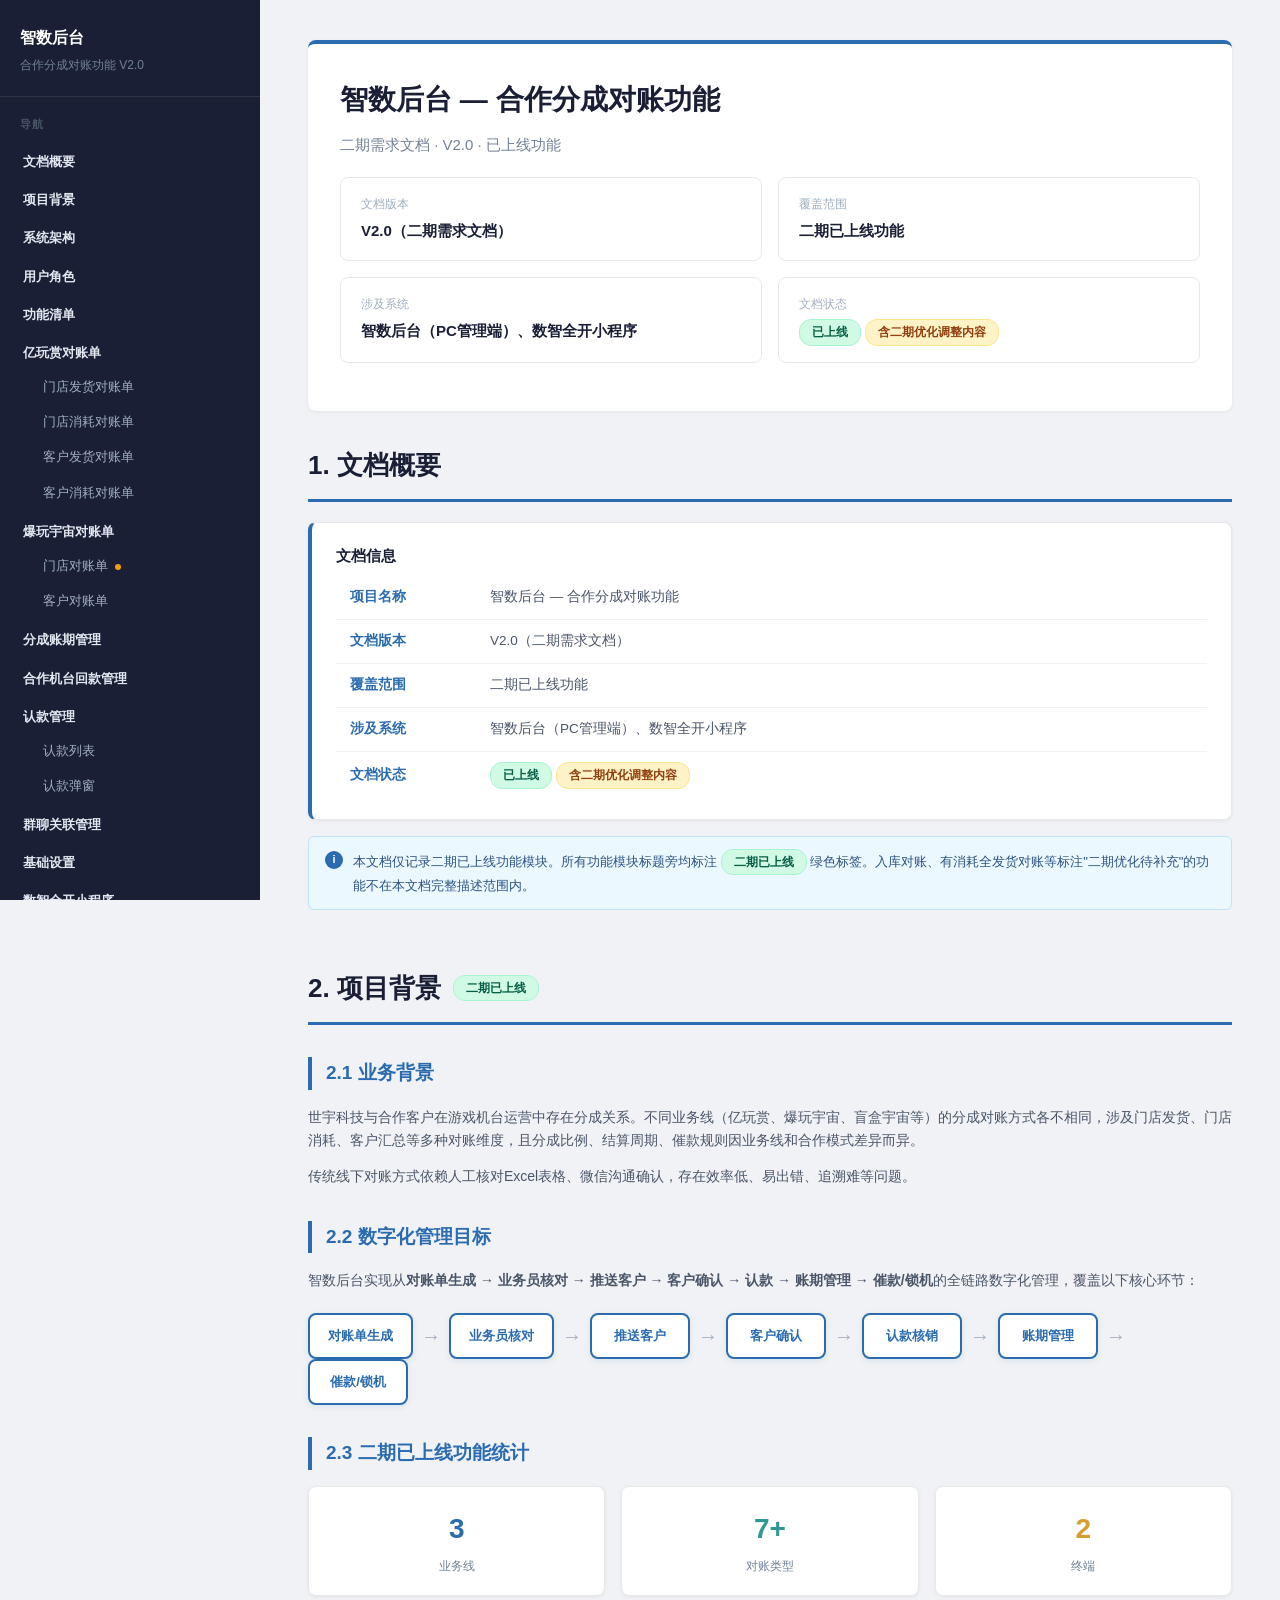
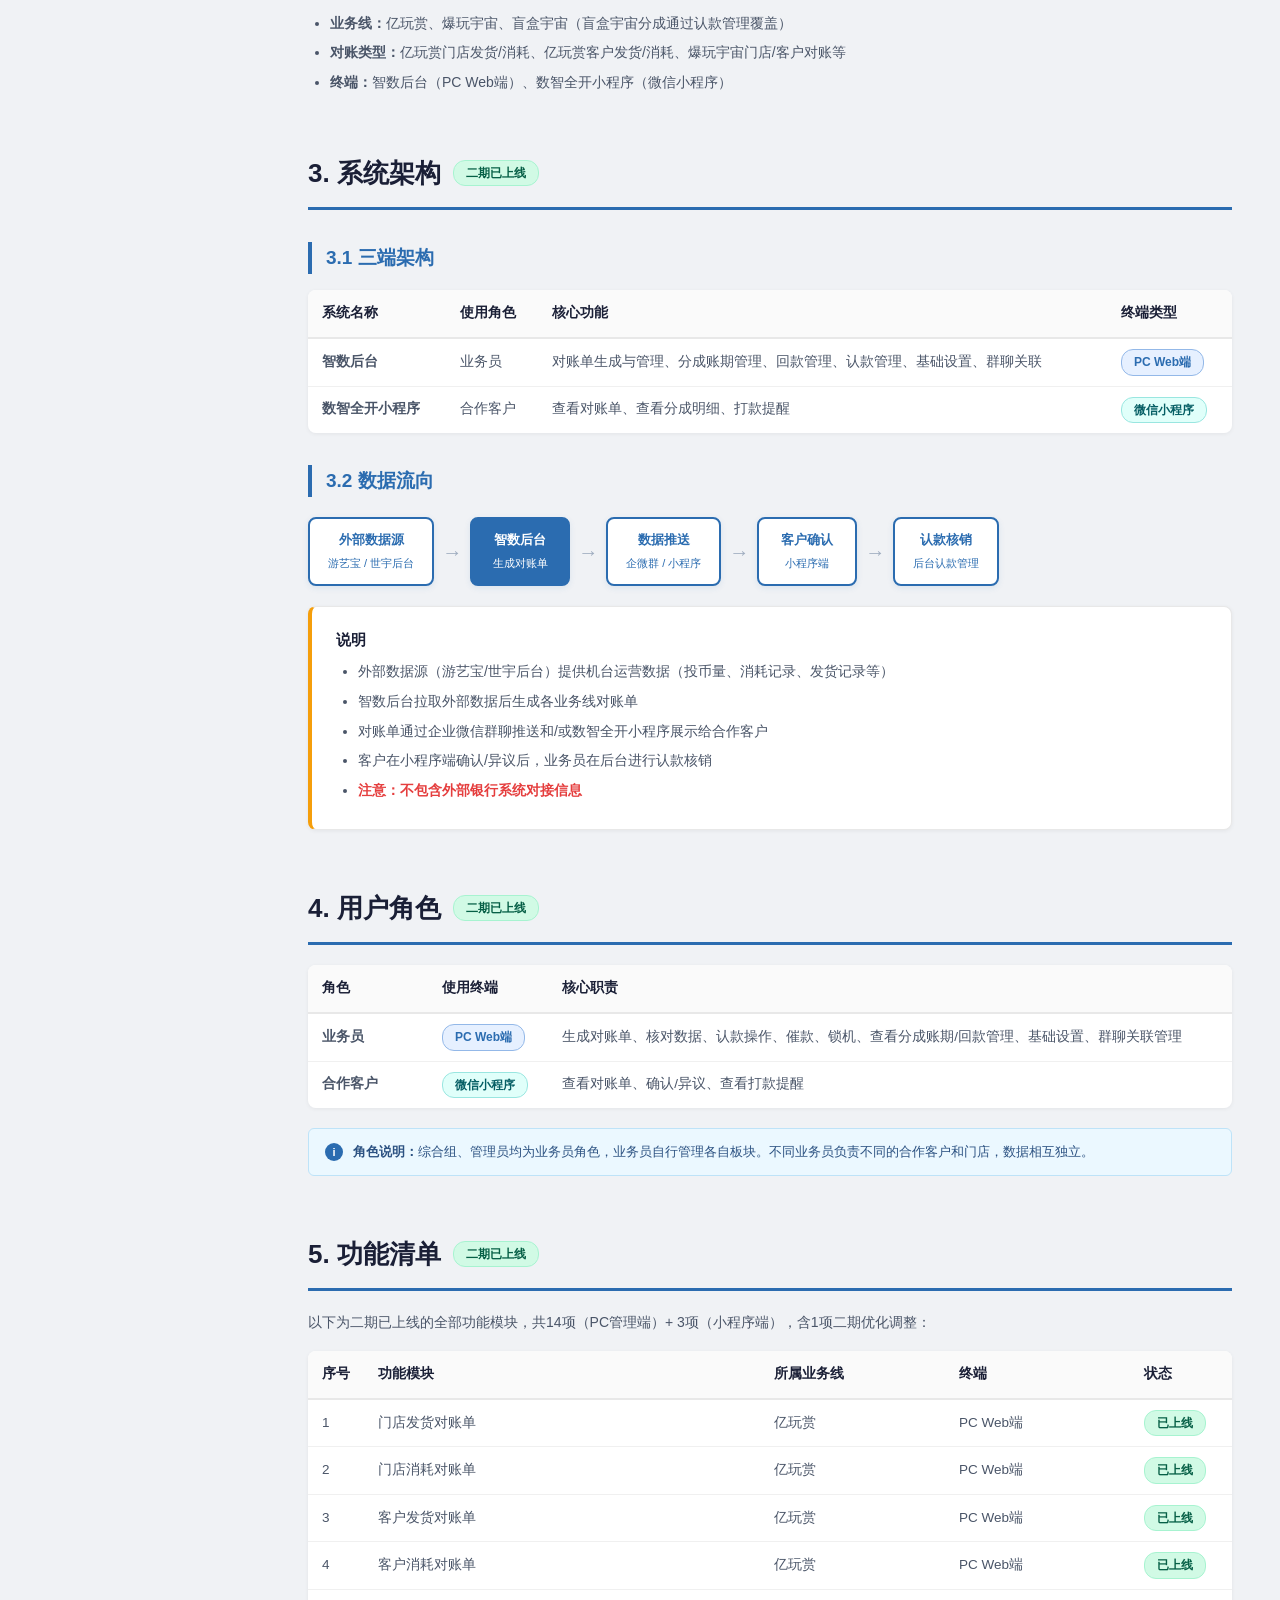
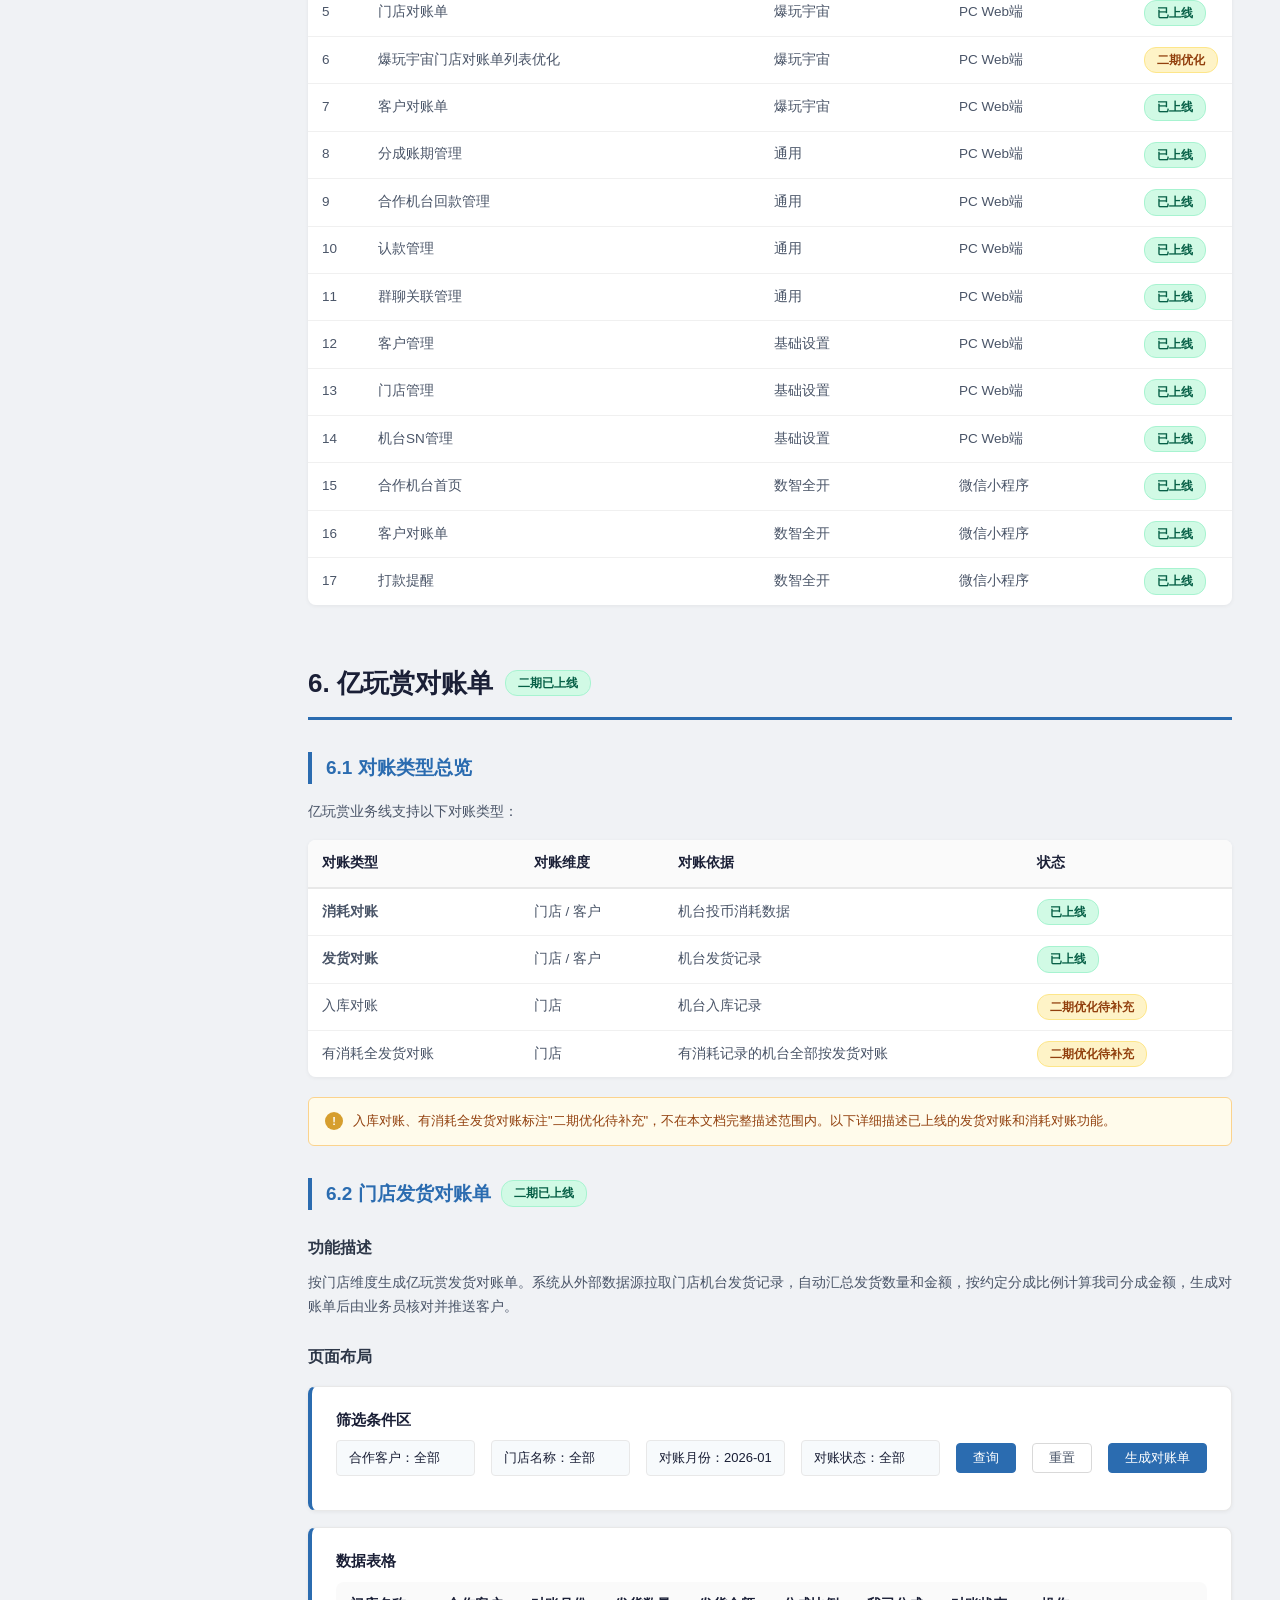
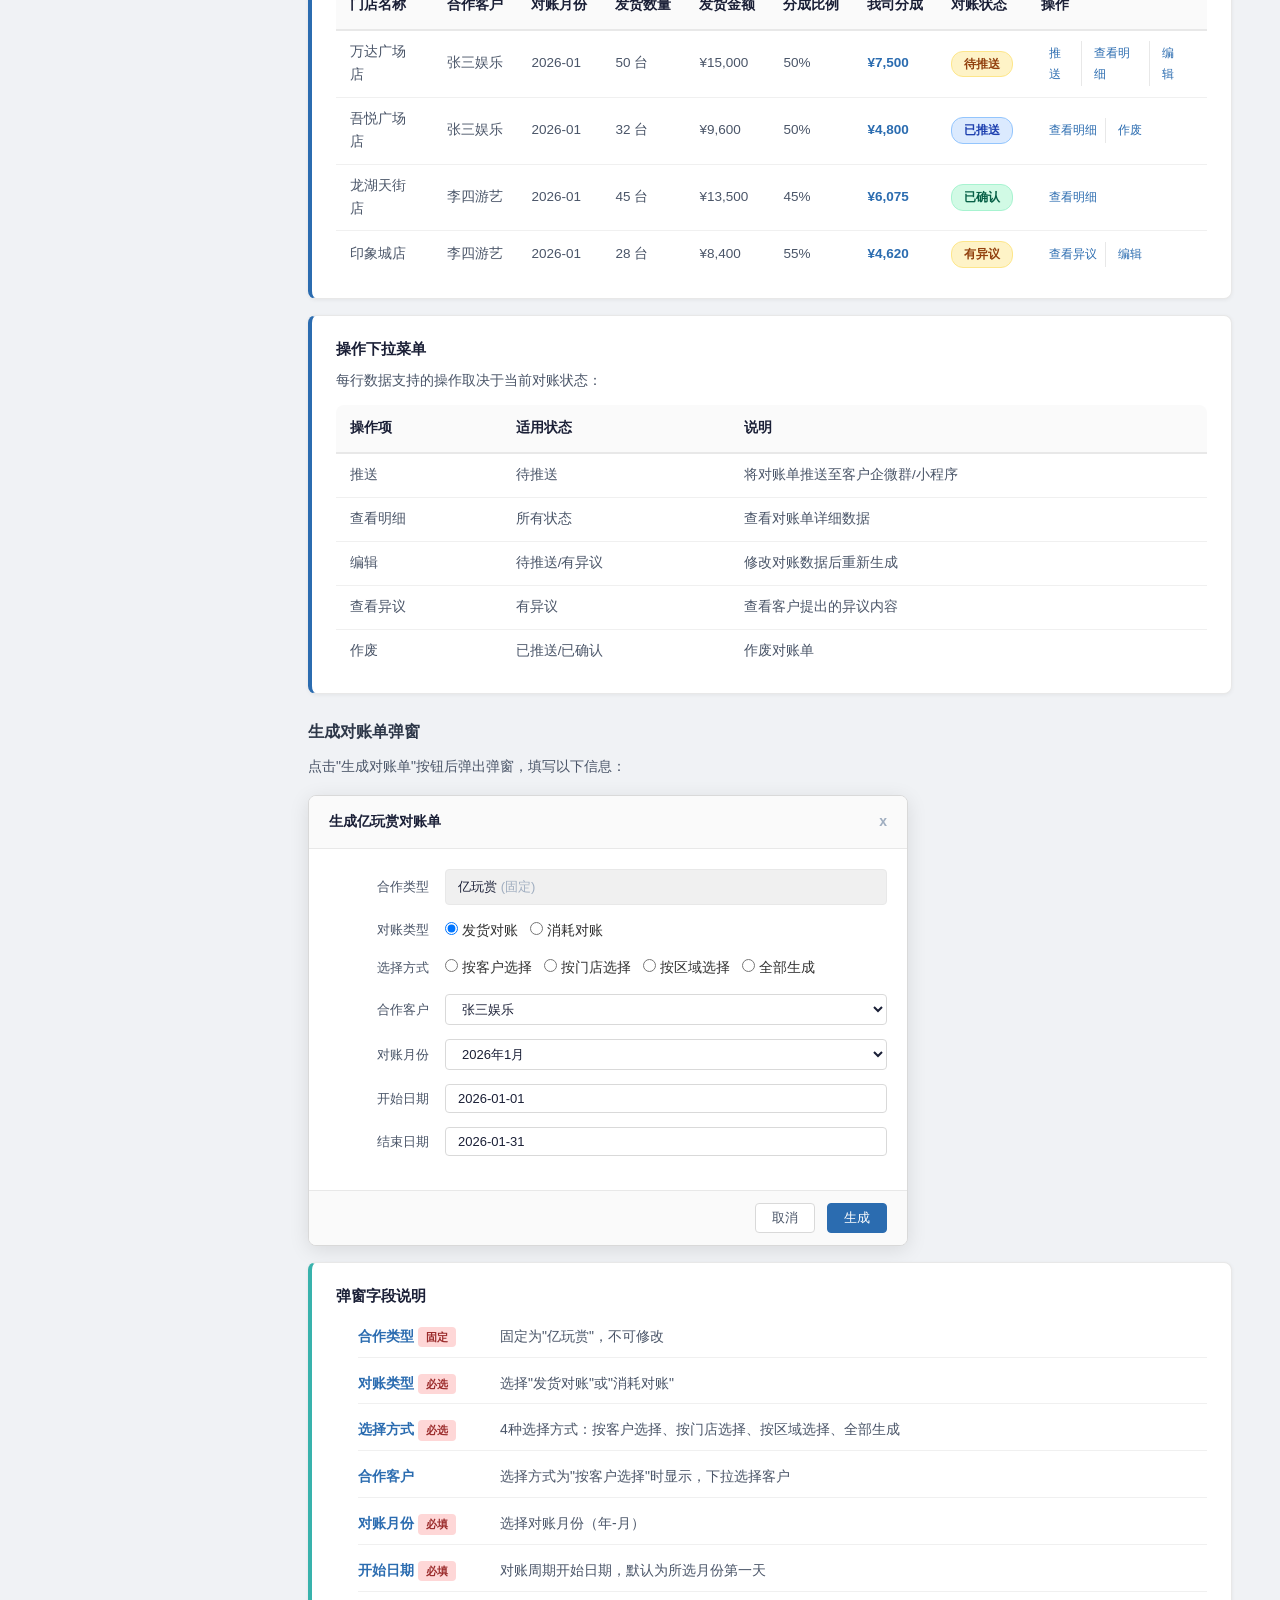
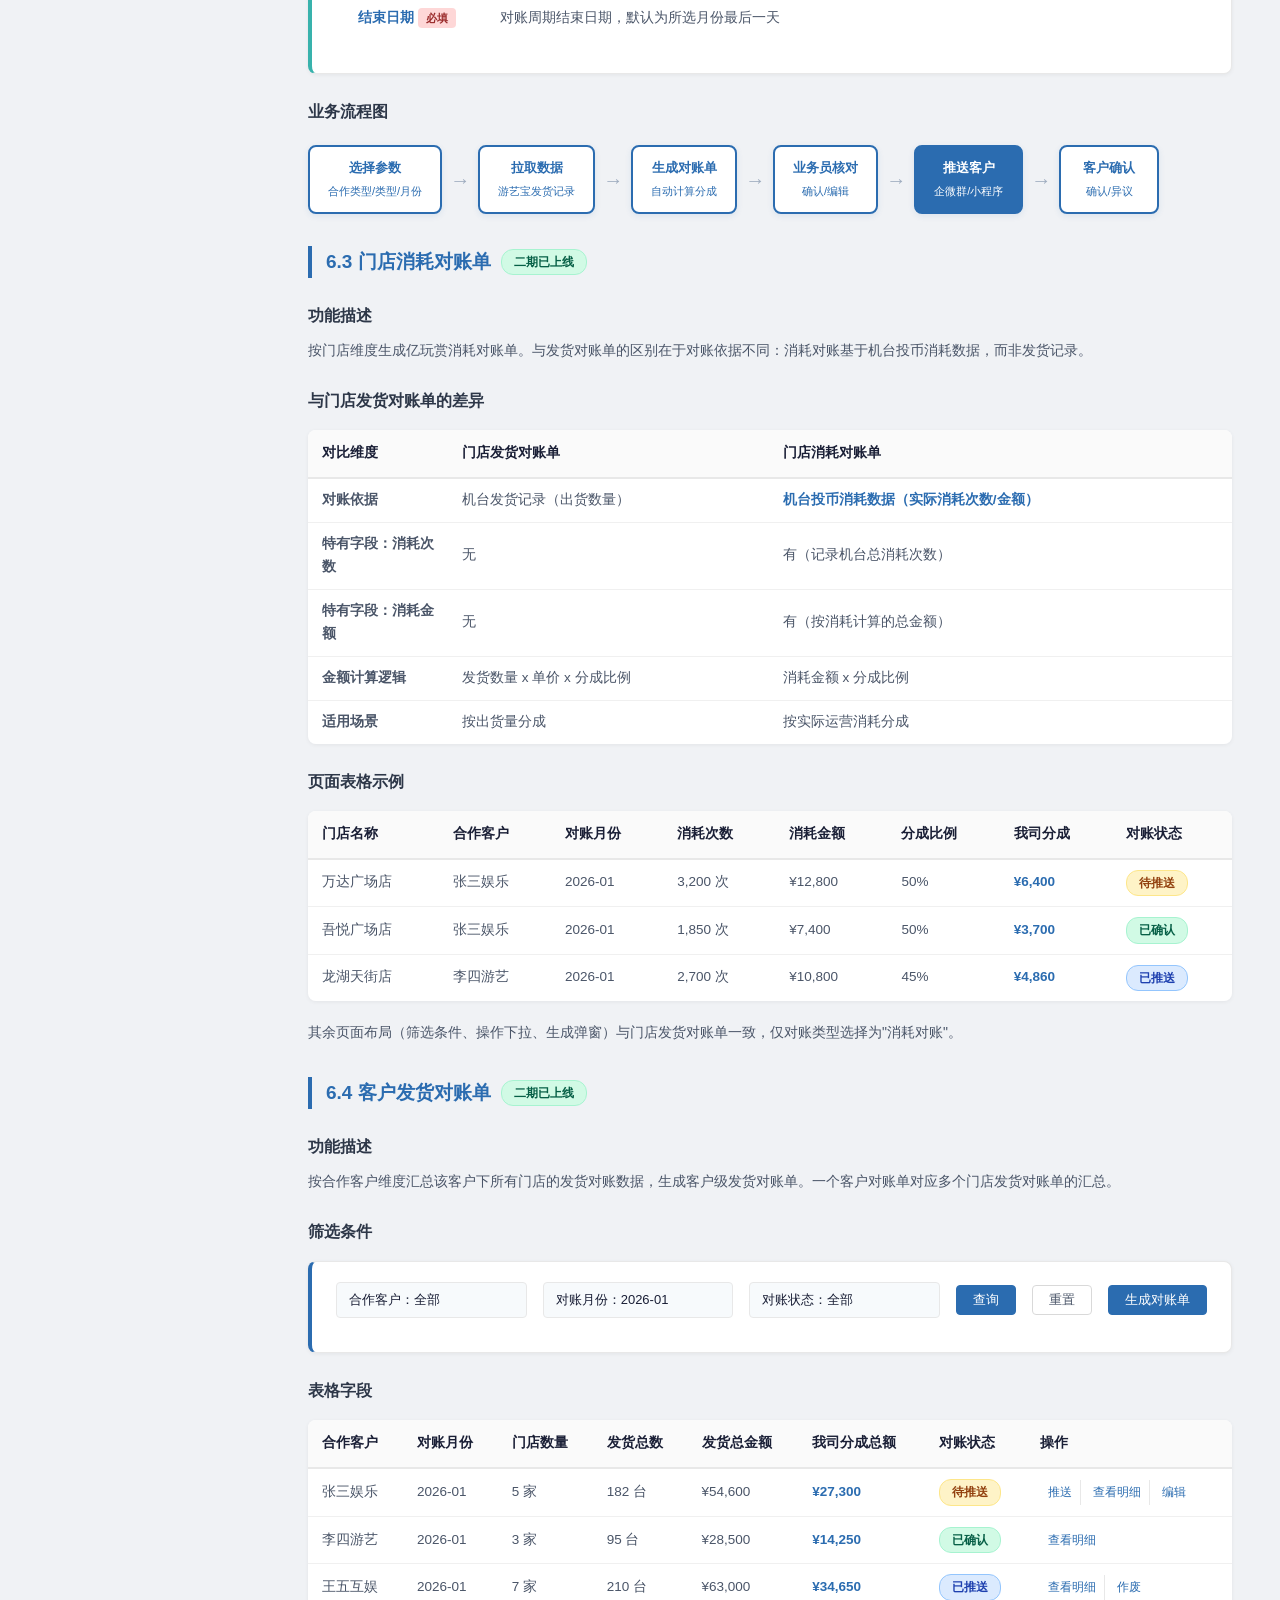
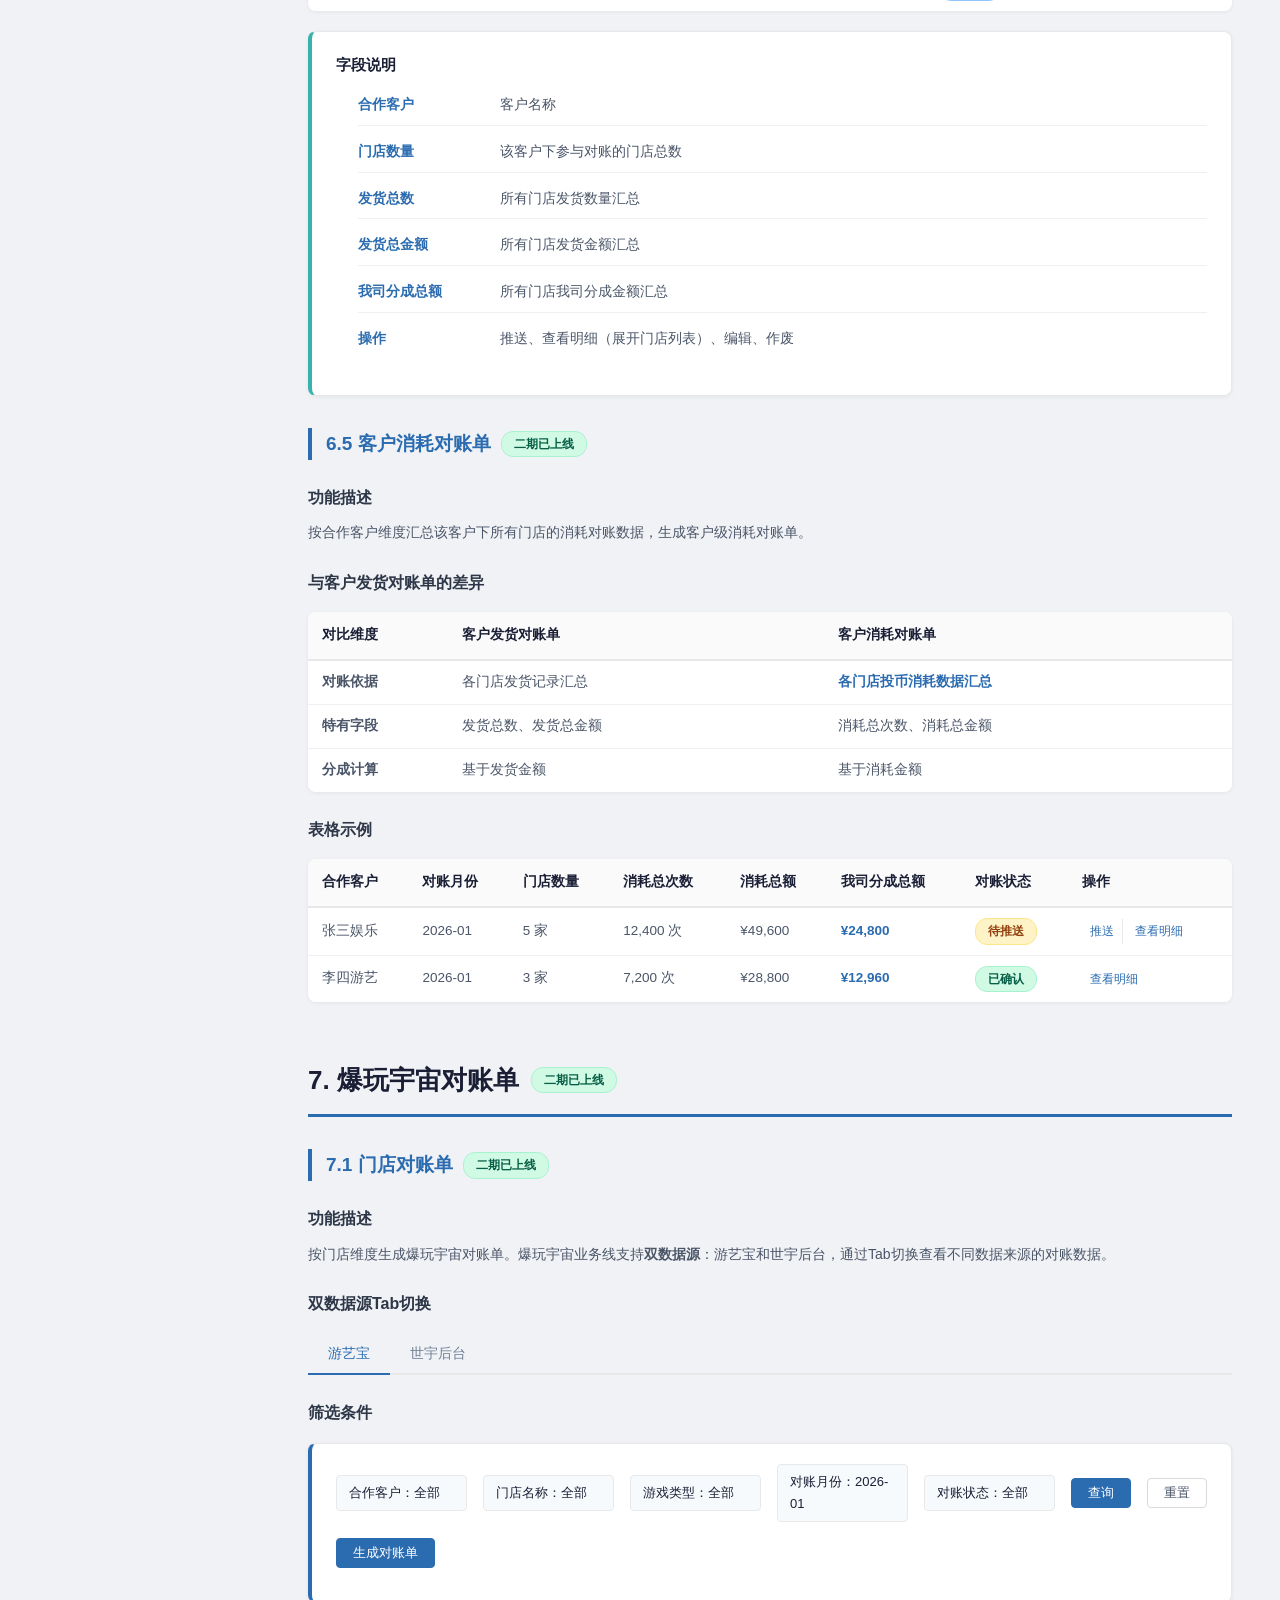
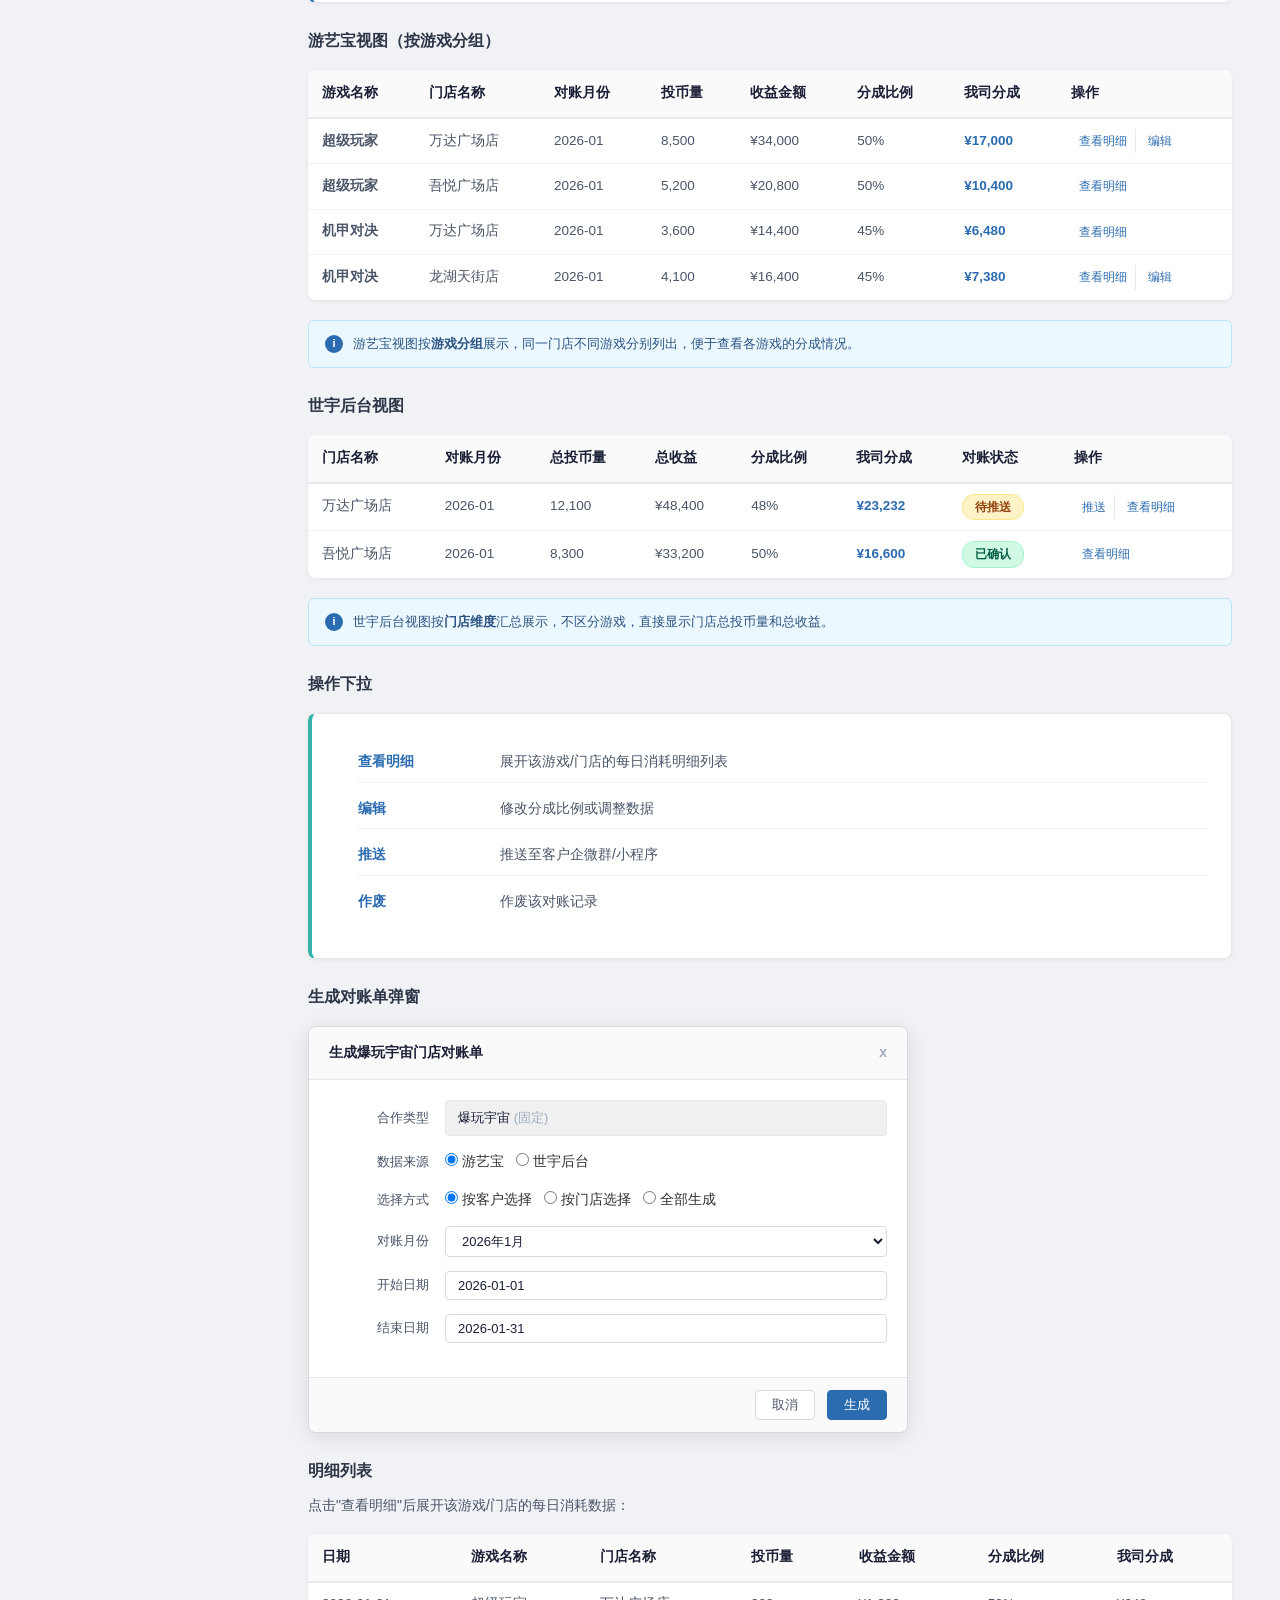
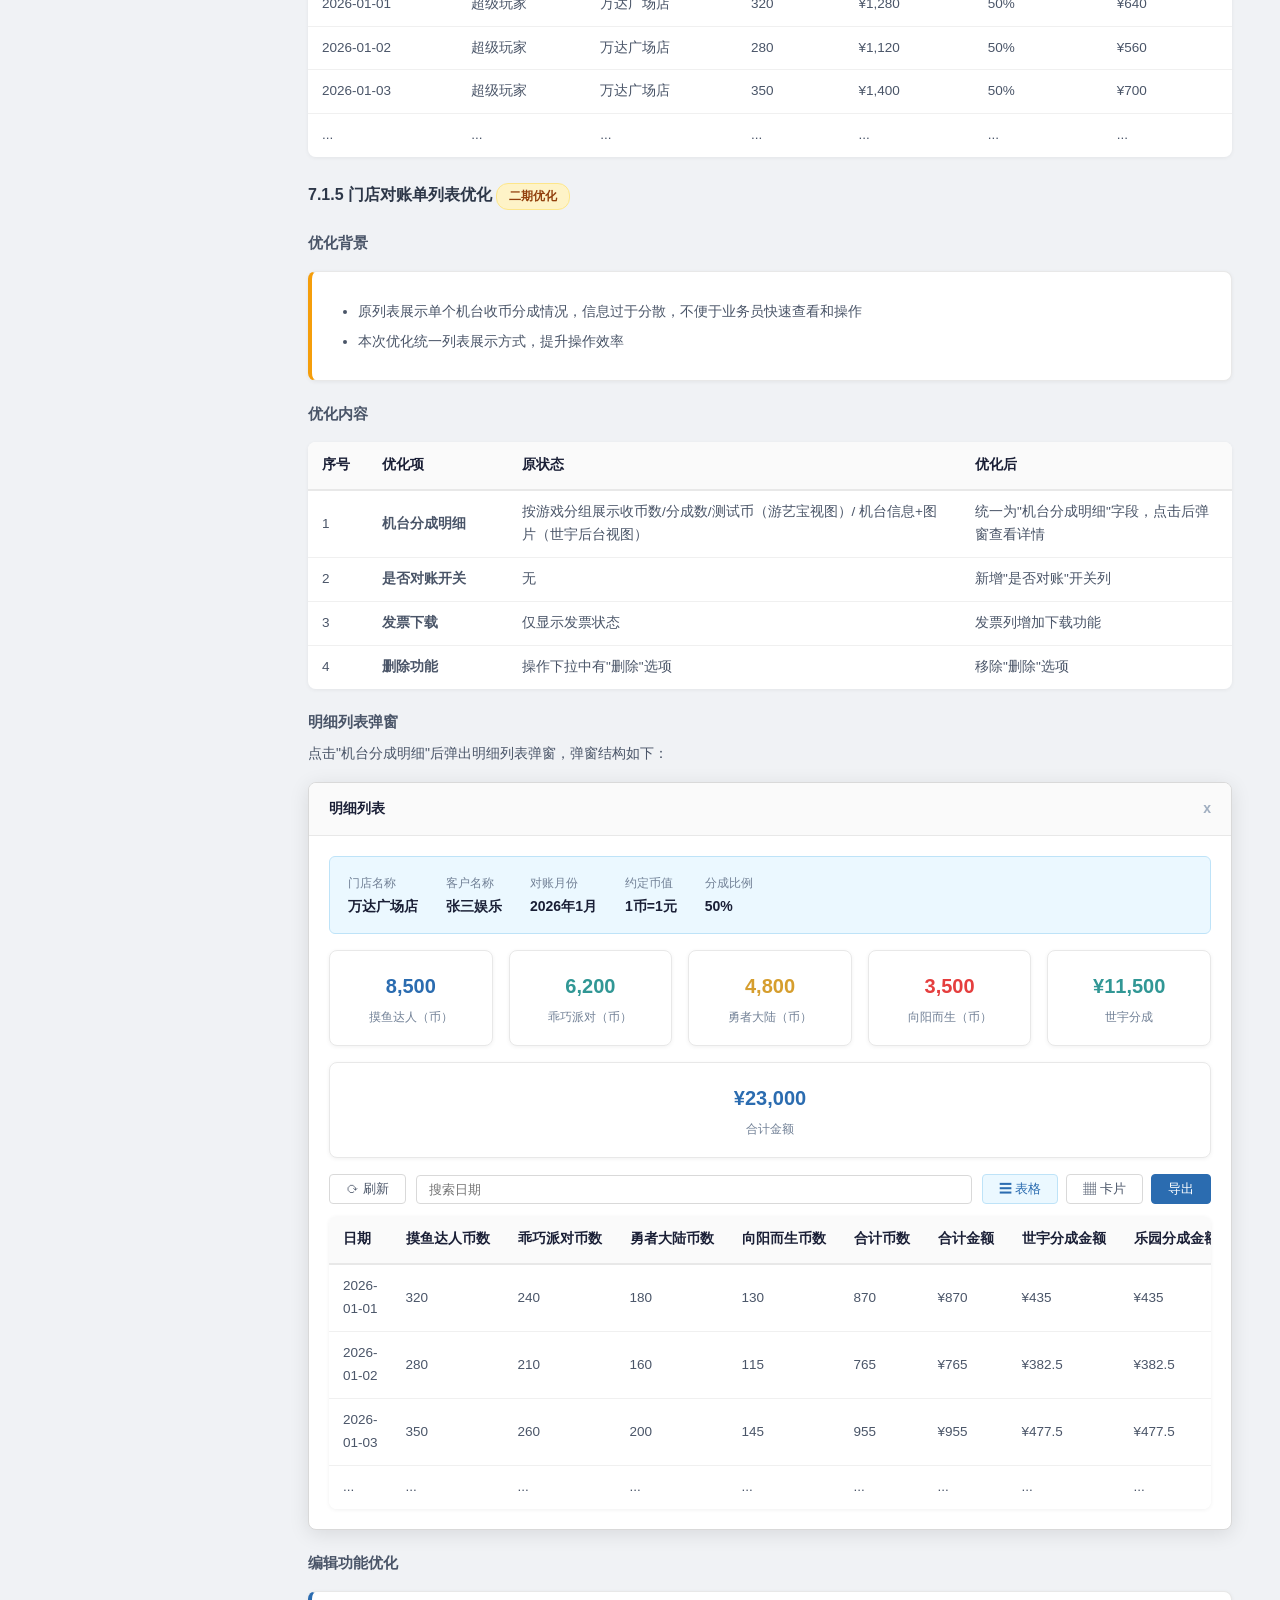
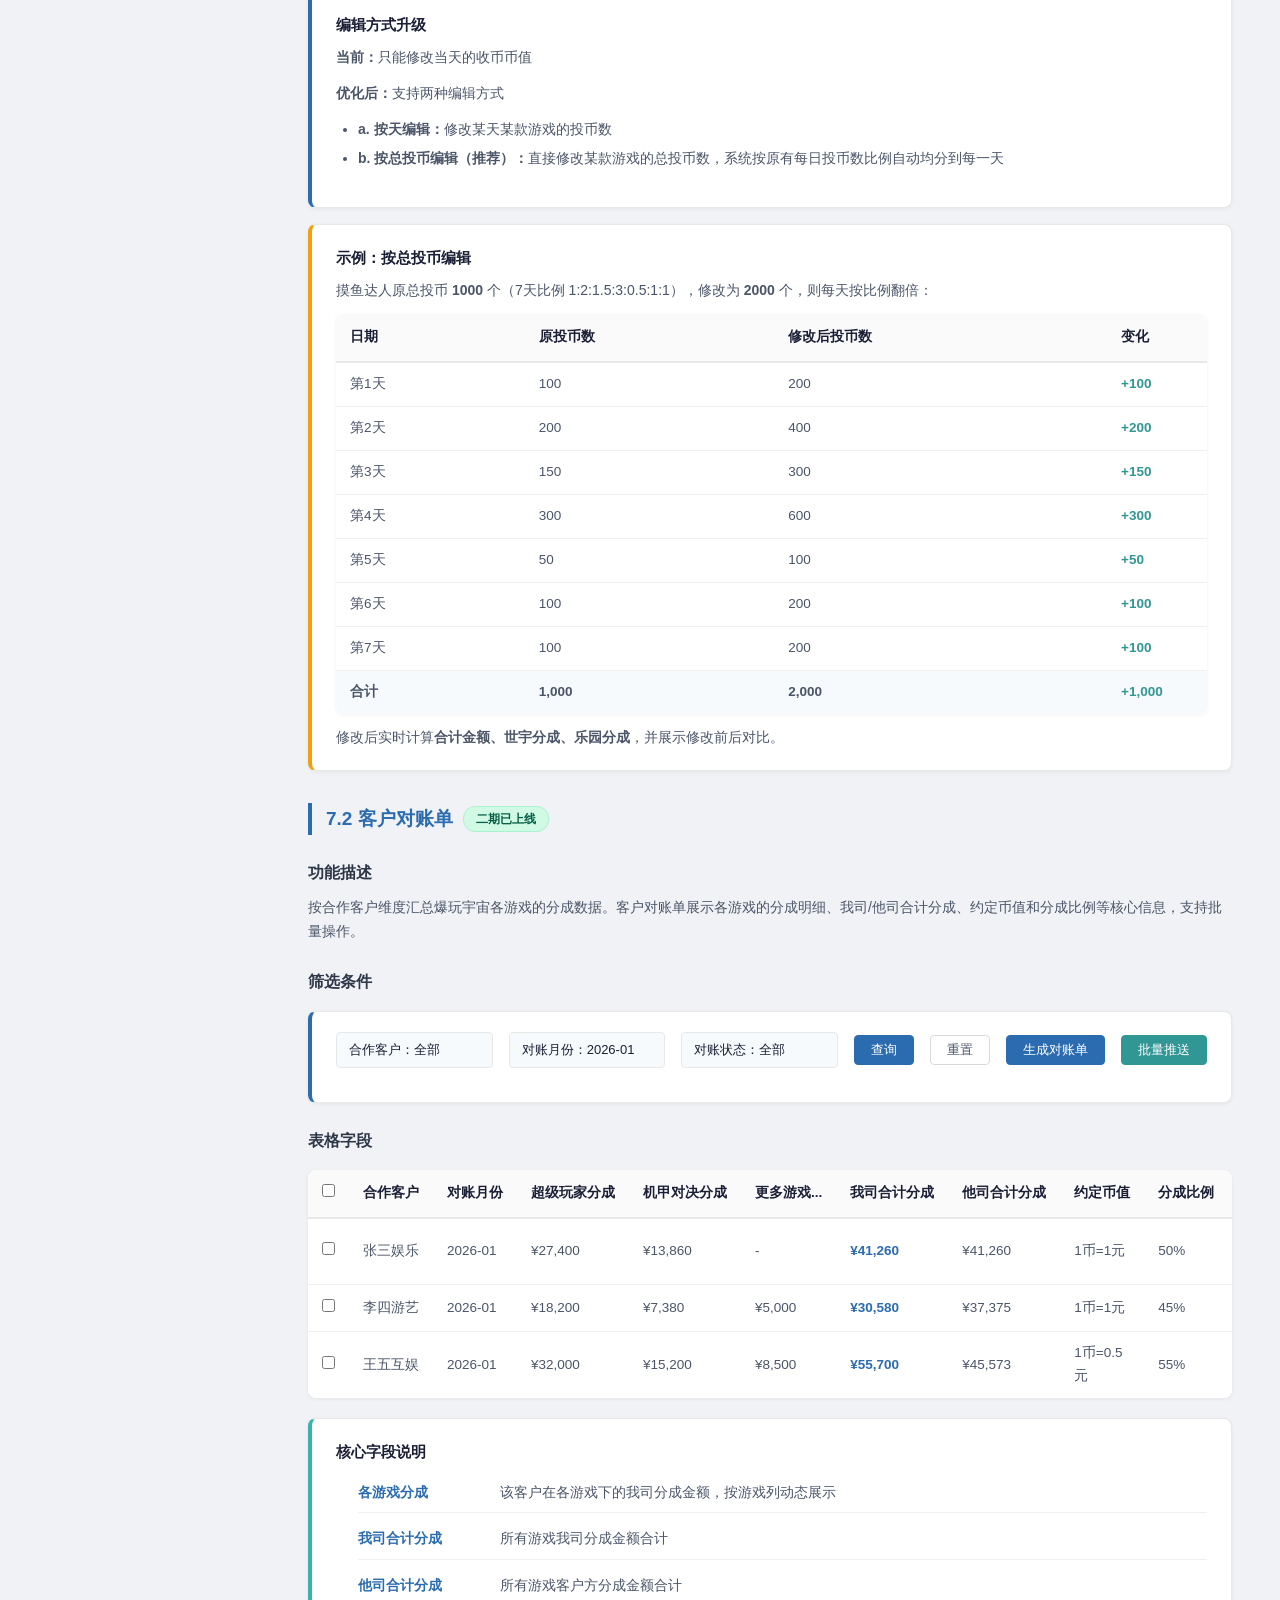
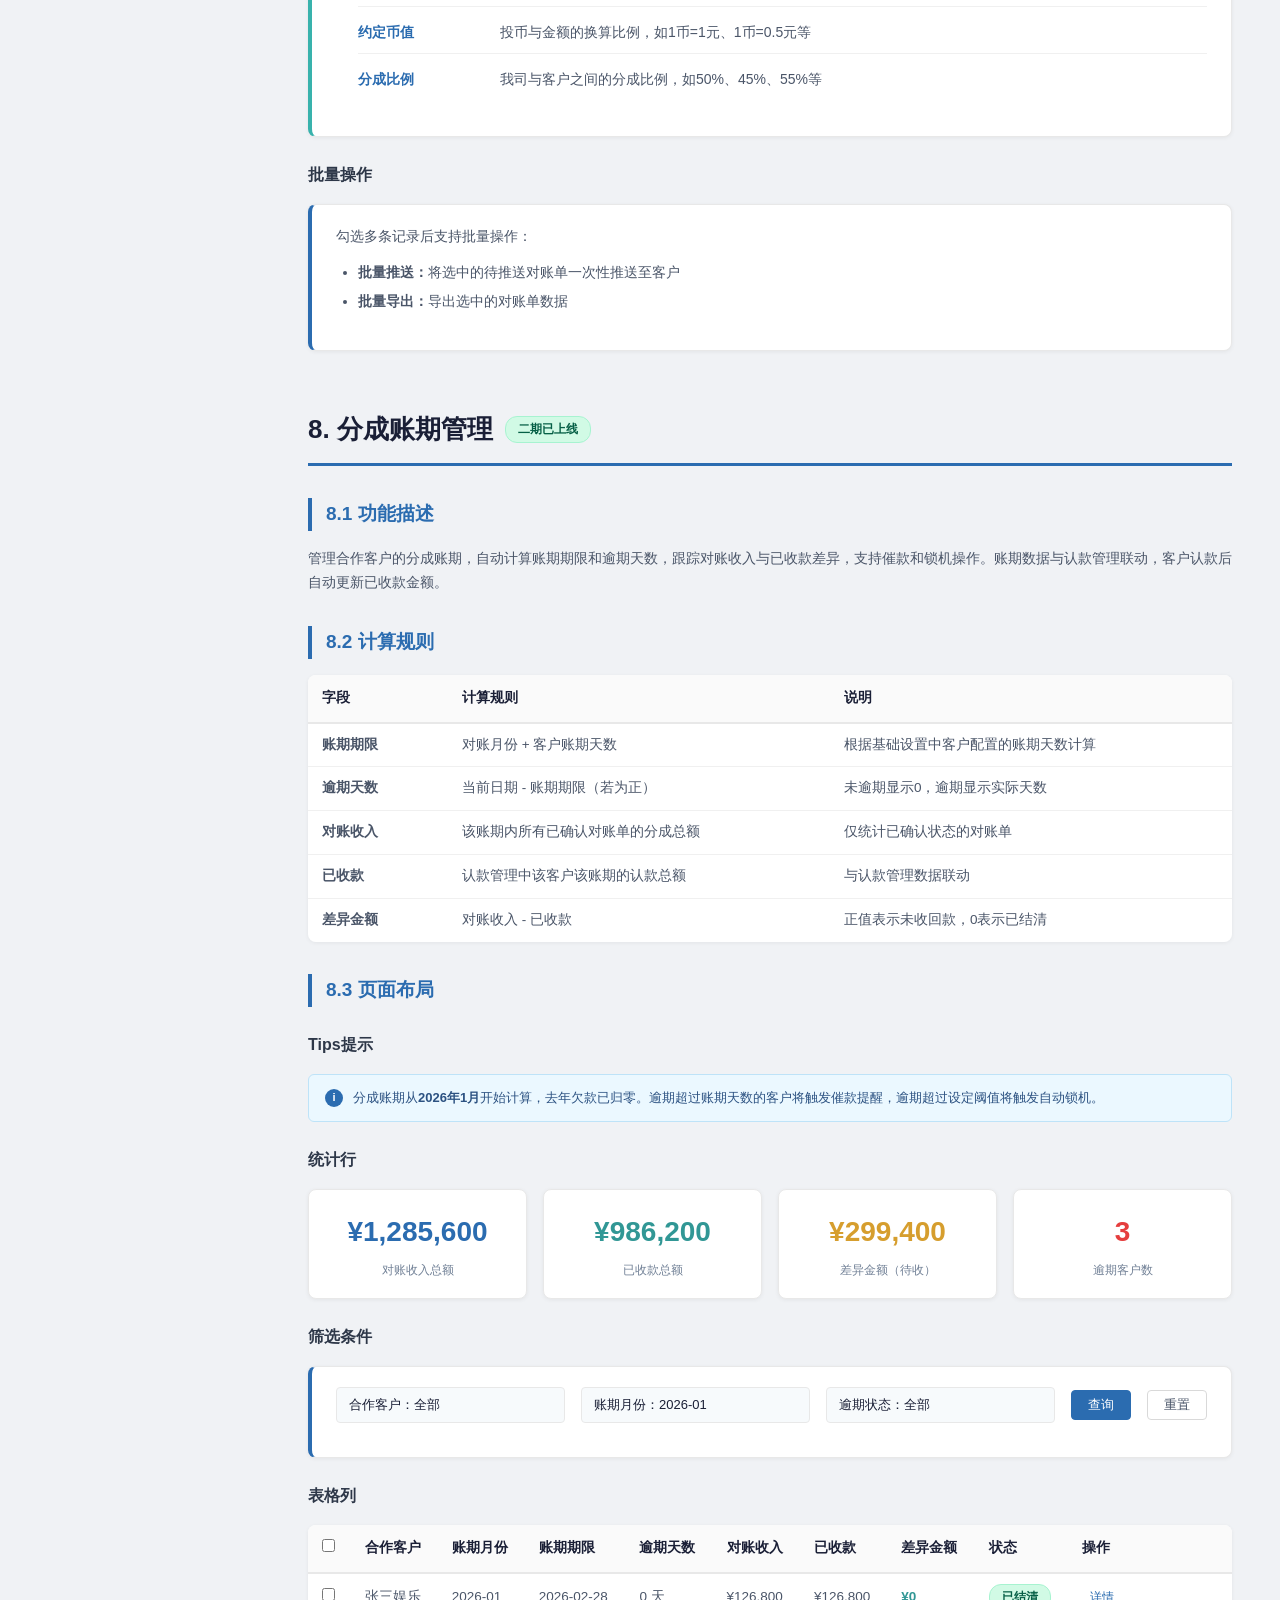
<file: 合作分成/二期需求文档-合作分成对账功能.html>
<!DOCTYPE html>
<html lang="zh-CN">
<head>
<meta charset="UTF-8">
<meta name="viewport" content="width=device-width, initial-scale=1.0">
<title>智数后台 - 合作分成对账功能 二期需求文档 V2.0</title>
<style>
  * { margin: 0; padding: 0; box-sizing: border-box; }

  body {
    font-family: "Noto Sans CJK SC", "WenQuanYi Micro Hei", "Microsoft YaHei", "PingFang SC", sans-serif;
    background: #f0f2f5;
    color: #303030;
    font-size: 14px;
    line-height: 1.7;
    -webkit-font-smoothing: antialiased;
  }

  /* ========== 布局 ========== */
  .layout { display: flex; min-height: 100vh; }

  /* ========== 侧边栏 ========== */
  .sidebar {
    width: 260px;
    background: #1a1f36;
    color: #a0aec0;
    position: fixed;
    top: 0; left: 0; bottom: 0;
    overflow-y: auto;
    z-index: 100;
    padding: 0 0 40px 0;
    transition: transform 0.3s;
  }
  .sidebar::-webkit-scrollbar { width: 4px; }
  .sidebar::-webkit-scrollbar-thumb { background: #2d3748; border-radius: 2px; }

  .sidebar-header {
    padding: 24px 20px 20px;
    border-bottom: 1px solid #2d3748;
  }
  .sidebar-header .logo {
    font-size: 16px; font-weight: 700; color: #fff; margin-bottom: 4px;
  }
  .sidebar-header .version {
    font-size: 12px; color: #718096;
  }

  .sidebar-title {
    font-size: 11px; text-transform: uppercase; letter-spacing: 1px;
    color: #4a5568; padding: 18px 20px 8px; font-weight: 600;
  }

  .sidebar a {
    display: block;
    color: #a0aec0;
    text-decoration: none;
    padding: 7px 20px 7px 36px;
    font-size: 13px;
    transition: all 0.2s;
    border-left: 3px solid transparent;
  }
  .sidebar a:hover {
    color: #fff;
    background: #2d3748;
    border-left-color: #2b6cb0;
  }
  .sidebar a.lvl1 {
    padding-left: 20px;
    font-weight: 600;
    color: #e2e8f0;
    padding-top: 10px;
    padding-bottom: 6px;
  }
  .sidebar a.lvl2 {
    padding-left: 40px;
    font-size: 12.5px;
  }
  .sidebar a.active {
    color: #fff;
    background: #2d3748;
    border-left-color: #38b2ac;
  }

  /* ========== 内容区 ========== */
  .content {
    flex: 1;
    margin-left: 260px;
    padding: 40px 48px 80px;
    max-width: calc(100% - 260px);
  }

  /* ========== 通用组件 ========== */
  .section { margin-bottom: 56px; scroll-margin-top: 20px; }
  .section h2 {
    font-size: 26px; font-weight: 700; color: #1a1f36;
    margin-bottom: 20px; padding-bottom: 12px;
    border-bottom: 3px solid #2b6cb0;
    display: flex; align-items: center; gap: 12px;
    flex-wrap: wrap;
  }
  .section h3 {
    font-size: 19px; font-weight: 600; color: #2b6cb0;
    margin: 32px 0 16px; padding-left: 14px;
    border-left: 4px solid #2b6cb0;
    display: flex; align-items: center; gap: 10px; flex-wrap: wrap;
  }
  .section h4 {
    font-size: 16px; font-weight: 600; color: #2d3748;
    margin: 24px 0 10px;
  }
  .section h5 {
    font-size: 15px; font-weight: 600; color: #4a5568;
    margin: 20px 0 8px;
  }
  .section p { margin-bottom: 12px; color: #4a5568; }
  .section ul, .section ol { margin: 8px 0 16px 22px; color: #4a5568; }
  .section li { margin-bottom: 6px; }

  /* ========== 徽章 ========== */
  .badge {
    display: inline-flex; align-items: center;
    padding: 2px 12px; border-radius: 12px;
    font-size: 12px; font-weight: 600;
    white-space: nowrap;
  }
  .badge-done {
    background: #d1fae5; color: #065f46;
    border: 1px solid #a7f3d0;
  }
  .badge-pending {
    background: #fef3c7; color: #92400e;
    border: 1px solid #fde68a;
  }
  .badge-info {
    background: #dbeafe; color: #1e40af;
    border: 1px solid #93c5fd;
  }
  .badge-blue {
    background: #e6f0ff; color: #2b6cb0;
    border: 1px solid #93b8e8;
  }
  .badge-teal {
    background: #e0fffa; color: #065f65;
    border: 1px solid #99e6e0;
  }
  .badge-optimize {
    background: #fef3c7; color: #92400e;
    border: 1px solid #fde68a;
  }

  /* ========== 表格 ========== */
  .table-wrap {
    overflow-x: auto;
    margin: 16px 0 20px;
    border-radius: 8px;
    box-shadow: 0 1px 4px rgba(0,0,0,0.06);
  }
  table {
    width: 100%; border-collapse: collapse;
    background: #fff; font-size: 13.5px;
  }
  thead { background: #fafafa; }
  thead th {
    padding: 12px 14px; text-align: left;
    font-weight: 600; color: #1a1f36;
    border-bottom: 2px solid #e8e8e8;
    white-space: nowrap;
  }
  tbody td {
    padding: 10px 14px;
    border-bottom: 1px solid #f0f0f0;
    color: #4a5568;
  }
  tbody tr:hover { background: #f7fafc; }
  tbody tr:last-child td { border-bottom: none; }

  /* ========== 卡片 ========== */
  .card {
    background: #fff; border-radius: 8px;
    padding: 20px 24px; margin: 16px 0;
    box-shadow: 0 1px 4px rgba(0,0,0,0.06);
    border: 1px solid #e8e8e8;
  }
  .card-blue {
    border-left: 4px solid #2b6cb0;
  }
  .card-teal {
    border-left: 4px solid #38b2ac;
  }
  .card-amber {
    border-left: 4px solid #f59e0b;
  }
  .card-title {
    font-weight: 600; color: #1a1f36; margin-bottom: 8px; font-size: 15px;
  }

  /* ========== 统计卡片 ========== */
  .stat-row {
    display: flex; gap: 16px; margin: 16px 0; flex-wrap: wrap;
  }
  .stat-card {
    flex: 1; min-width: 160px;
    background: #fff; border-radius: 8px;
    padding: 18px 20px;
    box-shadow: 0 1px 4px rgba(0,0,0,0.06);
    border: 1px solid #e8e8e8;
    text-align: center;
  }
  .stat-card .stat-value {
    font-size: 28px; font-weight: 700; color: #2b6cb0;
    margin-bottom: 4px;
  }
  .stat-card .stat-label {
    font-size: 12px; color: #718096;
  }
  .stat-card.teal .stat-value { color: #319795; }
  .stat-card.amber .stat-value { color: #d69e2e; }
  .stat-card.red .stat-value { color: #e53e3e; }

  /* ========== 提示框 ========== */
  .tips {
    background: #ebf8ff; border: 1px solid #bee3f8;
    border-radius: 6px; padding: 12px 16px;
    margin: 16px 0; display: flex; gap: 10px;
    align-items: flex-start;
  }
  .tips-icon {
    width: 18px; height: 18px; flex-shrink: 0;
    background: #2b6cb0; border-radius: 50%;
    color: #fff; font-size: 11px; font-weight: 700;
    display: flex; align-items: center; justify-content: center;
    margin-top: 2px;
  }
  .tips-content { font-size: 13px; color: #2c5282; }
  .tips-warn {
    background: #fffbeb; border-color: #fbd38d;
  }
  .tips-warn .tips-icon { background: #d69e2e; }
  .tips-warn .tips-content { color: #92400e; }

  /* ========== 流程图 ========== */
  .flow {
    display: flex; align-items: center; gap: 0;
    margin: 20px 0; flex-wrap: wrap;
  }
  .flow-node {
    background: #fff; border: 2px solid #2b6cb0;
    border-radius: 8px; padding: 10px 18px;
    font-size: 13px; font-weight: 600; color: #2b6cb0;
    text-align: center; min-width: 100px;
    box-shadow: 0 2px 6px rgba(43,108,176,0.1);
  }
  .flow-arrow {
    color: #a0aec0; font-size: 20px; padding: 0 8px; font-weight: 700;
  }
  .flow-node.active {
    background: #2b6cb0; color: #fff;
  }

  /* ========== 字段列表 ========== */
  .field-list {
    margin: 12px 0; padding: 0; list-style: none;
  }
  .field-list li {
    padding: 8px 0; border-bottom: 1px solid #f0f0f0;
    display: flex; gap: 12px; align-items: flex-start;
  }
  .field-list li:last-child { border-bottom: none; }
  .field-name {
    font-weight: 600; color: #2b6cb0; min-width: 130px; flex-shrink: 0;
  }
  .field-desc { color: #4a5568; }
  .field-tag {
    display: inline-block; padding: 1px 8px; border-radius: 4px;
    font-size: 11px; font-weight: 600; margin-left: 4px;
  }
  .field-tag-required { background: #fed7d7; color: #9b2c2c; }

  /* ========== 弹窗 ========== */
  .modal-demo {
    background: #fff; border: 1px solid #d9d9d9;
    border-radius: 8px; overflow: hidden;
    margin: 16px 0; box-shadow: 0 4px 20px rgba(0,0,0,0.1);
    max-width: 600px;
  }
  .modal-demo-header {
    background: #fafafa; border-bottom: 1px solid #e8e8e8;
    padding: 14px 20px; font-weight: 600; color: #1a1f36;
    display: flex; justify-content: space-between; align-items: center;
  }
  .modal-demo-body { padding: 20px; }
  .modal-demo-footer {
    border-top: 1px solid #e8e8e8; padding: 12px 20px;
    text-align: right; background: #fafafa;
  }

  .form-row {
    display: flex; gap: 16px; margin-bottom: 14px; align-items: center;
  }
  .form-label {
    width: 100px; font-size: 13px; color: #4a5568;
    text-align: right; flex-shrink: 0;
  }
  .form-value {
    flex: 1; font-size: 13px; color: #1a1f36;
    padding: 6px 12px; background: #f7fafc;
    border: 1px solid #e8e8e8; border-radius: 4px;
  }
  .form-input {
    flex: 1; font-size: 13px; color: #1a1f36;
    padding: 6px 12px; background: #fff;
    border: 1px solid #d9d9d9; border-radius: 4px;
  }

  .btn {
    display: inline-block; padding: 5px 16px; border-radius: 4px;
    font-size: 13px; font-weight: 500; cursor: pointer;
    border: 1px solid transparent; transition: all 0.2s;
  }
  .btn-primary { background: #2b6cb0; color: #fff; border-color: #2b6cb0; }
  .btn-default { background: #fff; color: #4a5568; border-color: #d9d9d9; }
  .btn-teal { background: #319795; color: #fff; border-color: #319795; }
  .btn-link { color: #2b6cb0; background: none; border: none; padding: 0; }

  /* ========== 操作下拉 ========== */
  .dropdown-demo {
    display: inline-flex; gap: 4px; align-items: center;
  }
  .dropdown-demo .dd-item {
    font-size: 12px; color: #2b6cb0; padding: 2px 8px;
    border-right: 1px solid #e8e8e8;
  }
  .dropdown-demo .dd-item:last-child { border-right: none; }

  /* ========== 标签页 ========== */
  .tab-bar {
    display: flex; gap: 0; border-bottom: 2px solid #e8e8e8;
    margin: 16px 0;
  }
  .tab-item {
    padding: 8px 20px; font-size: 14px; font-weight: 500;
    color: #718096; cursor: pointer; border-bottom: 2px solid transparent;
    margin-bottom: -2px;
  }
  .tab-item.active {
    color: #2b6cb0; border-bottom-color: #2b6cb0;
  }

  /* ========== 小程序 ========== */
  .phone-frame {
    width: 280px; background: #f7f7f7; border-radius: 24px;
    border: 8px solid #1a1f36; padding: 12px;
    margin: 16px auto; overflow: hidden;
    box-shadow: 0 6px 24px rgba(0,0,0,0.15);
  }
  .phone-screen {
    background: #f0f2f5; border-radius: 16px;
    overflow: hidden; min-height: 400px;
  }
  .phone-header {
    background: #2b6cb0; color: #fff; padding: 14px 12px;
    font-size: 14px; font-weight: 600; text-align: center;
  }
  .phone-card {
    background: #fff; border-radius: 8px; margin: 10px;
    padding: 14px; box-shadow: 0 1px 3px rgba(0,0,0,0.06);
  }
  .phone-entry {
    display: flex; align-items: center; gap: 10px; padding: 10px 0;
    border-bottom: 1px solid #f0f0f0;
  }
  .phone-entry:last-child { border-bottom: none; }
  .phone-entry-icon {
    width: 36px; height: 36px; border-radius: 8px;
    display: flex; align-items: center; justify-content: center;
    font-size: 18px; color: #fff; font-weight: 700; flex-shrink: 0;
  }
  .phone-entry-text { font-size: 13px; color: #1a1f36; font-weight: 500; }

  /* ========== 概要信息 ========== */
  .info-grid {
    display: grid; grid-template-columns: 1fr 1fr; gap: 16px;
    margin: 16px 0;
  }
  .info-item {
    background: #fff; border-radius: 8px; padding: 16px 20px;
    border: 1px solid #e8e8e8; display: flex; flex-direction: column; gap: 4px;
  }
  .info-item .label { font-size: 12px; color: #a0aec0; }
  .info-item .value { font-size: 15px; font-weight: 600; color: #1a1f36; }

  .pill {
    display: inline-block; padding: 2px 10px; border-radius: 12px;
    font-size: 12px; font-weight: 500; margin: 2px;
  }

  /* ========== 目录锚点 ========== */
  :target { scroll-margin-top: 20px; }

  /* ========== 杂项 ========== */
  .highlight { color: #2b6cb0; font-weight: 600; }
  .text-teal { color: #319795; font-weight: 600; }
  .text-red { color: #e53e3e; font-weight: 600; }
  .text-muted { color: #a0aec0; }
  .nowrap { white-space: nowrap; }
  .code-inline {
    background: #edf2f7; padding: 1px 6px; border-radius: 3px;
    font-family: "Courier New", monospace; font-size: 13px; color: #d53f8c;
  }

  hr.divider {
    border: none; border-top: 1px dashed #d9d9d9; margin: 32px 0;
  }

  .sub-nav {
    display: flex; gap: 8px; flex-wrap: wrap; margin: 16px 0;
  }
  .sub-nav a {
    font-size: 13px; color: #2b6cb0; text-decoration: none;
    padding: 4px 12px; background: #ebf8ff; border-radius: 16px;
    border: 1px solid #bee3f8;
  }
  .sub-nav a:hover { background: #2b6cb0; color: #fff; }

  .doc-header {
    background: #fff; border-radius: 8px; padding: 32px;
    margin-bottom: 32px; box-shadow: 0 1px 4px rgba(0,0,0,0.06);
    border-top: 4px solid #2b6cb0;
  }
  .doc-header h1 {
    font-size: 28px; color: #1a1f36; margin-bottom: 8px;
  }
  .doc-header .subtitle { font-size: 15px; color: #718096; margin-bottom: 20px; }

  .anchor-offset { display: block; position: relative; top: -20px; visibility: hidden; }
</style>
</head>
<body>
<div class="layout">

<!-- ============ 侧边栏 ============ -->
<aside class="sidebar">
  <div class="sidebar-header">
    <div class="logo">智数后台</div>
    <div class="version">合作分成对账功能 V2.0</div>
  </div>
  <div class="sidebar-title">导航</div>
  <a href="#sec-summary" class="lvl1">文档概要</a>
  <a href="#sec-bg" class="lvl1">项目背景</a>
  <a href="#sec-arch" class="lvl1">系统架构</a>
  <a href="#sec-role" class="lvl1">用户角色</a>
  <a href="#sec-list" class="lvl1">功能清单</a>
  <a href="#sec-yws" class="lvl1">亿玩赏对账单</a>
  <a href="#sec-yws-store-ship" class="lvl2">门店发货对账单</a>
  <a href="#sec-yws-store-consume" class="lvl2">门店消耗对账单</a>
  <a href="#sec-yws-cust-ship" class="lvl2">客户发货对账单</a>
  <a href="#sec-yws-cust-consume" class="lvl2">客户消耗对账单</a>
  <a href="#sec-bwyz" class="lvl1">爆玩宇宙对账单</a>
  <a href="#sec-bwyz-store" class="lvl2">门店对账单 <span style="display:inline-block;width:6px;height:6px;background:#f59e0b;border-radius:50%;margin-left:4px;vertical-align:middle;" title="含二期优化"></span></a>
  <a href="#sec-bwyz-cust" class="lvl2">客户对账单</a>
  <a href="#sec-period" class="lvl1">分成账期管理</a>
  <a href="#sec-payback" class="lvl1">合作机台回款管理</a>
  <a href="#sec-confirm" class="lvl1">认款管理</a>
  <a href="#sec-confirm-list" class="lvl2">认款列表</a>
  <a href="#sec-confirm-modal" class="lvl2">认款弹窗</a>
  <a href="#sec-chat" class="lvl1">群聊关联管理</a>
  <a href="#sec-base" class="lvl1">基础设置</a>
  <a href="#sec-mini" class="lvl1">数智全开小程序</a>
  <a href="#sec-mini-home" class="lvl2">合作机台首页</a>
  <a href="#sec-mini-cust" class="lvl2">客户对账单</a>
  <a href="#sec-mini-remind" class="lvl2">打款提醒</a>
</aside>

<!-- ============ 内容区 ============ -->
<main class="content">

<!-- ===== 文档头部 ===== -->
<div class="doc-header">
  <h1>智数后台 — 合作分成对账功能</h1>
  <div class="subtitle">二期需求文档 · V2.0 · 已上线功能</div>
  <div class="info-grid">
    <div class="info-item"><span class="label">文档版本</span><span class="value">V2.0（二期需求文档）</span></div>
    <div class="info-item"><span class="label">覆盖范围</span><span class="value">二期已上线功能</span></div>
    <div class="info-item"><span class="label">涉及系统</span><span class="value">智数后台（PC管理端）、数智全开小程序</span></div>
    <div class="info-item"><span class="label">文档状态</span><span class="value"><span class="badge badge-done">已上线</span> <span class="badge badge-optimize">含二期优化调整内容</span></span></div>
  </div>
</div>

<!-- ===== 1. 文档概要 ===== -->
<div class="section" id="sec-summary">
  <span class="anchor-offset" id="sec-summary"></span>
  <h2>1. 文档概要</h2>
  <div class="card card-blue">
    <div class="card-title">文档信息</div>
    <table>
      <tbody>
        <tr><td style="width:140px;font-weight:600;color:#2b6cb0;">项目名称</td><td>智数后台 — 合作分成对账功能</td></tr>
        <tr><td style="font-weight:600;color:#2b6cb0;">文档版本</td><td>V2.0（二期需求文档）</td></tr>
        <tr><td style="font-weight:600;color:#2b6cb0;">覆盖范围</td><td>二期已上线功能</td></tr>
        <tr><td style="font-weight:600;color:#2b6cb0;">涉及系统</td><td>智数后台（PC管理端）、数智全开小程序</td></tr>
        <tr><td style="font-weight:600;color:#2b6cb0;">文档状态</td><td><span class="badge badge-done">已上线</span> <span class="badge badge-optimize">含二期优化调整内容</span></td></tr>
      </tbody>
    </table>
  </div>
  <div class="tips">
    <div class="tips-icon">i</div>
    <div class="tips-content">本文档仅记录二期已上线功能模块。所有功能模块标题旁均标注 <span class="badge badge-done">二期已上线</span> 绿色标签。入库对账、有消耗全发货对账等标注"二期优化待补充"的功能不在本文档完整描述范围内。</div>
  </div>
</div>

<!-- ===== 2. 项目背景 ===== -->
<div class="section" id="sec-bg">
  <h2>2. 项目背景 <span class="badge badge-done">二期已上线</span></h2>

  <h3>2.1 业务背景</h3>
  <p>世宇科技与合作客户在游戏机台运营中存在分成关系。不同业务线（亿玩赏、爆玩宇宙、盲盒宇宙等）的分成对账方式各不相同，涉及门店发货、门店消耗、客户汇总等多种对账维度，且分成比例、结算周期、催款规则因业务线和合作模式差异而异。</p>
  <p>传统线下对账方式依赖人工核对Excel表格、微信沟通确认，存在效率低、易出错、追溯难等问题。</p>

  <h3>2.2 数字化管理目标</h3>
  <p>智数后台实现从<strong>对账单生成 → 业务员核对 → 推送客户 → 客户确认 → 认款 → 账期管理 → 催款/锁机</strong>的全链路数字化管理，覆盖以下核心环节：</p>
  <div class="flow">
    <div class="flow-node">对账单生成</div>
    <div class="flow-arrow">&rarr;</div>
    <div class="flow-node">业务员核对</div>
    <div class="flow-arrow">&rarr;</div>
    <div class="flow-node">推送客户</div>
    <div class="flow-arrow">&rarr;</div>
    <div class="flow-node">客户确认</div>
    <div class="flow-arrow">&rarr;</div>
    <div class="flow-node">认款核销</div>
    <div class="flow-arrow">&rarr;</div>
    <div class="flow-node">账期管理</div>
    <div class="flow-arrow">&rarr;</div>
    <div class="flow-node">催款/锁机</div>
  </div>

  <h3>2.3 二期已上线功能统计</h3>
  <div class="stat-row">
    <div class="stat-card"><div class="stat-value">3</div><div class="stat-label">业务线</div></div>
    <div class="stat-card teal"><div class="stat-value">7+</div><div class="stat-label">对账类型</div></div>
    <div class="stat-card amber"><div class="stat-value">2</div><div class="stat-label">终端</div></div>
  </div>
  <ul>
    <li><strong>业务线：</strong>亿玩赏、爆玩宇宙、盲盒宇宙（盲盒宇宙分成通过认款管理覆盖）</li>
    <li><strong>对账类型：</strong>亿玩赏门店发货/消耗、亿玩赏客户发货/消耗、爆玩宇宙门店/客户对账等</li>
    <li><strong>终端：</strong>智数后台（PC Web端）、数智全开小程序（微信小程序）</li>
  </ul>
</div>

<!-- ===== 3. 系统架构 ===== -->
<div class="section" id="sec-arch">
  <h2>3. 系统架构 <span class="badge badge-done">二期已上线</span></h2>

  <h3>3.1 三端架构</h3>
  <div class="table-wrap">
    <table>
      <thead>
        <tr>
          <th>系统名称</th>
          <th>使用角色</th>
          <th>核心功能</th>
          <th>终端类型</th>
        </tr>
      </thead>
      <tbody>
        <tr>
          <td><strong>智数后台</strong></td>
          <td>业务员</td>
          <td>对账单生成与管理、分成账期管理、回款管理、认款管理、基础设置、群聊关联</td>
          <td><span class="badge badge-blue">PC Web端</span></td>
        </tr>
        <tr>
          <td><strong>数智全开小程序</strong></td>
          <td>合作客户</td>
          <td>查看对账单、查看分成明细、打款提醒</td>
          <td><span class="badge badge-teal">微信小程序</span></td>
        </tr>
      </tbody>
    </table>
  </div>

  <h3>3.2 数据流向</h3>
  <div class="flow">
    <div class="flow-node">外部数据源<br><small style="font-weight:400;font-size:11px;">游艺宝 / 世宇后台</small></div>
    <div class="flow-arrow">&rarr;</div>
    <div class="flow-node active">智数后台<br><small style="font-weight:400;font-size:11px;">生成对账单</small></div>
    <div class="flow-arrow">&rarr;</div>
    <div class="flow-node">数据推送<br><small style="font-weight:400;font-size:11px;">企微群 / 小程序</small></div>
    <div class="flow-arrow">&rarr;</div>
    <div class="flow-node">客户确认<br><small style="font-weight:400;font-size:11px;">小程序端</small></div>
    <div class="flow-arrow">&rarr;</div>
    <div class="flow-node">认款核销<br><small style="font-weight:400;font-size:11px;">后台认款管理</small></div>
  </div>

  <div class="card card-amber">
    <div class="card-title">说明</div>
    <ul style="margin-bottom:0;">
      <li>外部数据源（游艺宝/世宇后台）提供机台运营数据（投币量、消耗记录、发货记录等）</li>
      <li>智数后台拉取外部数据后生成各业务线对账单</li>
      <li>对账单通过企业微信群聊推送和/或数智全开小程序展示给合作客户</li>
      <li>客户在小程序端确认/异议后，业务员在后台进行认款核销</li>
      <li><strong class="text-red">注意：不包含外部银行系统对接信息</strong></li>
    </ul>
  </div>
</div>

<!-- ===== 4. 用户角色 ===== -->
<div class="section" id="sec-role">
  <h2>4. 用户角色 <span class="badge badge-done">二期已上线</span></h2>
  <div class="table-wrap">
    <table>
      <thead>
        <tr>
          <th style="width:120px;">角色</th>
          <th>使用终端</th>
          <th>核心职责</th>
        </tr>
      </thead>
      <tbody>
        <tr>
          <td><strong>业务员</strong></td>
          <td><span class="badge badge-blue">PC Web端</span></td>
          <td>生成对账单、核对数据、认款操作、催款、锁机、查看分成账期/回款管理、基础设置、群聊关联管理</td>
        </tr>
        <tr>
          <td><strong>合作客户</strong></td>
          <td><span class="badge badge-teal">微信小程序</span></td>
          <td>查看对账单、确认/异议、查看打款提醒</td>
        </tr>
      </tbody>
    </table>
  </div>
  <div class="tips">
    <div class="tips-icon">i</div>
    <div class="tips-content"><strong>角色说明：</strong>综合组、管理员均为业务员角色，业务员自行管理各自板块。不同业务员负责不同的合作客户和门店，数据相互独立。</div>
  </div>
</div>

<!-- ===== 5. 功能清单 ===== -->
<div class="section" id="sec-list">
  <h2>5. 功能清单 <span class="badge badge-done">二期已上线</span></h2>
  <p>以下为二期已上线的全部功能模块，共14项（PC管理端）+ 3项（小程序端），含1项二期优化调整：</p>
  <div class="table-wrap">
    <table>
      <thead>
        <tr>
          <th style="width:50px;">序号</th>
          <th>功能模块</th>
          <th>所属业务线</th>
          <th>终端</th>
          <th style="width:90px;">状态</th>
        </tr>
      </thead>
      <tbody>
        <tr><td>1</td><td>门店发货对账单</td><td>亿玩赏</td><td>PC Web端</td><td><span class="badge badge-done">已上线</span></td></tr>
        <tr><td>2</td><td>门店消耗对账单</td><td>亿玩赏</td><td>PC Web端</td><td><span class="badge badge-done">已上线</span></td></tr>
        <tr><td>3</td><td>客户发货对账单</td><td>亿玩赏</td><td>PC Web端</td><td><span class="badge badge-done">已上线</span></td></tr>
        <tr><td>4</td><td>客户消耗对账单</td><td>亿玩赏</td><td>PC Web端</td><td><span class="badge badge-done">已上线</span></td></tr>
        <tr><td>5</td><td>门店对账单</td><td>爆玩宇宙</td><td>PC Web端</td><td><span class="badge badge-done">已上线</span></td></tr>
        <tr><td>6</td><td>爆玩宇宙门店对账单列表优化</td><td>爆玩宇宙</td><td>PC Web端</td><td><span class="badge badge-optimize">二期优化</span></td></tr>
        <tr><td>7</td><td>客户对账单</td><td>爆玩宇宙</td><td>PC Web端</td><td><span class="badge badge-done">已上线</span></td></tr>
        <tr><td>8</td><td>分成账期管理</td><td>通用</td><td>PC Web端</td><td><span class="badge badge-done">已上线</span></td></tr>
        <tr><td>9</td><td>合作机台回款管理</td><td>通用</td><td>PC Web端</td><td><span class="badge badge-done">已上线</span></td></tr>
        <tr><td>10</td><td>认款管理</td><td>通用</td><td>PC Web端</td><td><span class="badge badge-done">已上线</span></td></tr>
        <tr><td>11</td><td>群聊关联管理</td><td>通用</td><td>PC Web端</td><td><span class="badge badge-done">已上线</span></td></tr>
        <tr><td>12</td><td>客户管理</td><td>基础设置</td><td>PC Web端</td><td><span class="badge badge-done">已上线</span></td></tr>
        <tr><td>13</td><td>门店管理</td><td>基础设置</td><td>PC Web端</td><td><span class="badge badge-done">已上线</span></td></tr>
        <tr><td>14</td><td>机台SN管理</td><td>基础设置</td><td>PC Web端</td><td><span class="badge badge-done">已上线</span></td></tr>
        <tr><td>15</td><td>合作机台首页</td><td>数智全开</td><td>微信小程序</td><td><span class="badge badge-done">已上线</span></td></tr>
        <tr><td>16</td><td>客户对账单</td><td>数智全开</td><td>微信小程序</td><td><span class="badge badge-done">已上线</span></td></tr>
        <tr><td>17</td><td>打款提醒</td><td>数智全开</td><td>微信小程序</td><td><span class="badge badge-done">已上线</span></td></tr>
      </tbody>
    </table>
  </div>
</div>

<!-- ===== 6. 亿玩赏对账单 ===== -->
<div class="section" id="sec-yws">
  <h2>6. 亿玩赏对账单 <span class="badge badge-done">二期已上线</span></h2>

  <h3>6.1 对账类型总览</h3>
  <p>亿玩赏业务线支持以下对账类型：</p>
  <div class="table-wrap">
    <table>
      <thead>
        <tr>
          <th>对账类型</th>
          <th>对账维度</th>
          <th>对账依据</th>
          <th>状态</th>
        </tr>
      </thead>
      <tbody>
        <tr>
          <td><strong>消耗对账</strong></td>
          <td>门店 / 客户</td>
          <td>机台投币消耗数据</td>
          <td><span class="badge badge-done">已上线</span></td>
        </tr>
        <tr>
          <td><strong>发货对账</strong></td>
          <td>门店 / 客户</td>
          <td>机台发货记录</td>
          <td><span class="badge badge-done">已上线</span></td>
        </tr>
        <tr>
          <td>入库对账</td>
          <td>门店</td>
          <td>机台入库记录</td>
          <td><span class="badge badge-pending">二期优化待补充</span></td>
        </tr>
        <tr>
          <td>有消耗全发货对账</td>
          <td>门店</td>
          <td>有消耗记录的机台全部按发货对账</td>
          <td><span class="badge badge-pending">二期优化待补充</span></td>
        </tr>
      </tbody>
    </table>
  </div>
  <div class="tips tips-warn">
    <div class="tips-icon">!</div>
    <div class="tips-content">入库对账、有消耗全发货对账标注"二期优化待补充"，不在本文档完整描述范围内。以下详细描述已上线的发货对账和消耗对账功能。</div>
  </div>

  <!-- ===== 6.2 门店发货对账单 ===== -->
  <h3 id="sec-yws-store-ship">6.2 门店发货对账单 <span class="badge badge-done">二期已上线</span></h3>

  <h4>功能描述</h4>
  <p>按门店维度生成亿玩赏发货对账单。系统从外部数据源拉取门店机台发货记录，自动汇总发货数量和金额，按约定分成比例计算我司分成金额，生成对账单后由业务员核对并推送客户。</p>

  <h4>页面布局</h4>
  <div class="card card-blue">
    <div class="card-title">筛选条件区</div>
    <div class="form-row" style="flex-wrap:wrap;">
      <div class="form-value" style="width:auto;min-width:120px;">合作客户：全部</div>
      <div class="form-value" style="width:auto;min-width:120px;">门店名称：全部</div>
      <div class="form-value" style="width:auto;min-width:120px;">对账月份：2026-01</div>
      <div class="form-value" style="width:auto;min-width:120px;">对账状态：全部</div>
      <button class="btn btn-primary">查询</button>
      <button class="btn btn-default">重置</button>
      <button class="btn btn-primary">生成对账单</button>
    </div>
  </div>

  <div class="card card-blue">
    <div class="card-title">数据表格</div>
    <div class="table-wrap" style="margin:0;box-shadow:none;">
      <table>
        <thead>
          <tr>
            <th>门店名称</th>
            <th>合作客户</th>
            <th>对账月份</th>
            <th>发货数量</th>
            <th>发货金额</th>
            <th>分成比例</th>
            <th>我司分成</th>
            <th>对账状态</th>
            <th>操作</th>
          </tr>
        </thead>
        <tbody>
          <tr>
            <td>万达广场店</td>
            <td>张三娱乐</td>
            <td>2026-01</td>
            <td>50 台</td>
            <td>¥15,000</td>
            <td>50%</td>
            <td class="highlight">¥7,500</td>
            <td><span class="badge badge-pending">待推送</span></td>
            <td><div class="dropdown-demo"><span class="dd-item">推送</span><span class="dd-item">查看明细</span><span class="dd-item">编辑</span></div></td>
          </tr>
          <tr>
            <td>吾悦广场店</td>
            <td>张三娱乐</td>
            <td>2026-01</td>
            <td>32 台</td>
            <td>¥9,600</td>
            <td>50%</td>
            <td class="highlight">¥4,800</td>
            <td><span class="badge badge-info">已推送</span></td>
            <td><div class="dropdown-demo"><span class="dd-item">查看明细</span><span class="dd-item">作废</span></div></td>
          </tr>
          <tr>
            <td>龙湖天街店</td>
            <td>李四游艺</td>
            <td>2026-01</td>
            <td>45 台</td>
            <td>¥13,500</td>
            <td>45%</td>
            <td class="highlight">¥6,075</td>
            <td><span class="badge badge-done">已确认</span></td>
            <td><div class="dropdown-demo"><span class="dd-item">查看明细</span></div></td>
          </tr>
          <tr>
            <td>印象城店</td>
            <td>李四游艺</td>
            <td>2026-01</td>
            <td>28 台</td>
            <td>¥8,400</td>
            <td>55%</td>
            <td class="highlight">¥4,620</td>
            <td><span class="badge badge-pending">有异议</span></td>
            <td><div class="dropdown-demo"><span class="dd-item">查看异议</span><span class="dd-item">编辑</span></div></td>
          </tr>
        </tbody>
      </table>
    </div>
  </div>

  <div class="card card-blue">
    <div class="card-title">操作下拉菜单</div>
    <p>每行数据支持的操作取决于当前对账状态：</p>
    <div class="table-wrap" style="margin:0;box-shadow:none;">
      <table>
        <thead>
          <tr><th>操作项</th><th>适用状态</th><th>说明</th></tr>
        </thead>
        <tbody>
          <tr><td>推送</td><td>待推送</td><td>将对账单推送至客户企微群/小程序</td></tr>
          <tr><td>查看明细</td><td>所有状态</td><td>查看对账单详细数据</td></tr>
          <tr><td>编辑</td><td>待推送/有异议</td><td>修改对账数据后重新生成</td></tr>
          <tr><td>查看异议</td><td>有异议</td><td>查看客户提出的异议内容</td></tr>
          <tr><td>作废</td><td>已推送/已确认</td><td>作废对账单</td></tr>
        </tbody>
      </table>
    </div>
  </div>

  <h4>生成对账单弹窗</h4>
  <p>点击"生成对账单"按钮后弹出弹窗，填写以下信息：</p>
  <div class="modal-demo">
    <div class="modal-demo-header">
      <span>生成亿玩赏对账单</span>
      <span class="text-muted">x</span>
    </div>
    <div class="modal-demo-body">
      <div class="form-row">
        <div class="form-label">合作类型</div>
        <div class="form-value" style="background:#f0f0f0;">亿玩赏 <span class="text-muted">(固定)</span></div>
      </div>
      <div class="form-row">
        <div class="form-label">对账类型</div>
        <div style="display:flex;gap:12px;flex:1;">
          <label><input type="radio" name="type" checked> 发货对账</label>
          <label><input type="radio" name="type"> 消耗对账</label>
        </div>
      </div>
      <div class="form-row">
        <div class="form-label">选择方式</div>
        <div style="display:flex;gap:12px;flex:1;flex-wrap:wrap;">
          <label><input type="radio" name="mode" checked> 按客户选择</label>
          <label><input type="radio" name="mode"> 按门店选择</label>
          <label><input type="radio" name="mode"> 按区域选择</label>
          <label><input type="radio" name="mode"> 全部生成</label>
        </div>
      </div>
      <div class="form-row">
        <div class="form-label">合作客户</div>
        <select class="form-input"><option>张三娱乐</option><option>李四游艺</option></select>
      </div>
      <div class="form-row">
        <div class="form-label">对账月份</div>
        <select class="form-input"><option>2026年1月</option><option>2025年12月</option></select>
      </div>
      <div class="form-row">
        <div class="form-label">开始日期</div>
        <input type="text" class="form-input" value="2026-01-01" placeholder="选择开始日期">
      </div>
      <div class="form-row">
        <div class="form-label">结束日期</div>
        <input type="text" class="form-input" value="2026-01-31" placeholder="选择结束日期">
      </div>
    </div>
    <div class="modal-demo-footer">
      <button class="btn btn-default" style="margin-right:8px;">取消</button>
      <button class="btn btn-primary">生成</button>
    </div>
  </div>

  <div class="card card-teal">
    <div class="card-title">弹窗字段说明</div>
    <ul class="field-list">
      <li><span class="field-name">合作类型<span class="field-tag field-tag-required">固定</span></span><span class="field-desc">固定为"亿玩赏"，不可修改</span></li>
      <li><span class="field-name">对账类型<span class="field-tag field-tag-required">必选</span></span><span class="field-desc">选择"发货对账"或"消耗对账"</span></li>
      <li><span class="field-name">选择方式<span class="field-tag field-tag-required">必选</span></span><span class="field-desc">4种选择方式：按客户选择、按门店选择、按区域选择、全部生成</span></li>
      <li><span class="field-name">合作客户</span><span class="field-desc">选择方式为"按客户选择"时显示，下拉选择客户</span></li>
      <li><span class="field-name">对账月份<span class="field-tag field-tag-required">必填</span></span><span class="field-desc">选择对账月份（年-月）</span></li>
      <li><span class="field-name">开始日期<span class="field-tag field-tag-required">必填</span></span><span class="field-desc">对账周期开始日期，默认为所选月份第一天</span></li>
      <li><span class="field-name">结束日期<span class="field-tag field-tag-required">必填</span></span><span class="field-desc">对账周期结束日期，默认为所选月份最后一天</span></li>
    </ul>
  </div>

  <h4>业务流程图</h4>
  <div class="flow">
    <div class="flow-node">选择参数<br><small style="font-weight:400;font-size:11px;">合作类型/类型/月份</small></div>
    <div class="flow-arrow">&rarr;</div>
    <div class="flow-node">拉取数据<br><small style="font-weight:400;font-size:11px;">游艺宝发货记录</small></div>
    <div class="flow-arrow">&rarr;</div>
    <div class="flow-node">生成对账单<br><small style="font-weight:400;font-size:11px;">自动计算分成</small></div>
    <div class="flow-arrow">&rarr;</div>
    <div class="flow-node">业务员核对<br><small style="font-weight:400;font-size:11px;">确认/编辑</small></div>
    <div class="flow-arrow">&rarr;</div>
    <div class="flow-node active">推送客户<br><small style="font-weight:400;font-size:11px;">企微群/小程序</small></div>
    <div class="flow-arrow">&rarr;</div>
    <div class="flow-node">客户确认<br><small style="font-weight:400;font-size:11px;">确认/异议</small></div>
  </div>

  <!-- ===== 6.3 门店消耗对账单 ===== -->
  <h3 id="sec-yws-store-consume">6.3 门店消耗对账单 <span class="badge badge-done">二期已上线</span></h3>

  <h4>功能描述</h4>
  <p>按门店维度生成亿玩赏消耗对账单。与发货对账单的区别在于对账依据不同：消耗对账基于机台投币消耗数据，而非发货记录。</p>

  <h4>与门店发货对账单的差异</h4>
  <div class="table-wrap">
    <table>
      <thead>
        <tr><th style="width:140px;">对比维度</th><th>门店发货对账单</th><th>门店消耗对账单</th></tr>
      </thead>
      <tbody>
        <tr><td><strong>对账依据</strong></td><td>机台发货记录（出货数量）</td><td class="highlight">机台投币消耗数据（实际消耗次数/金额）</td></tr>
        <tr><td><strong>特有字段：消耗次数</strong></td><td>无</td><td>有（记录机台总消耗次数）</td></tr>
        <tr><td><strong>特有字段：消耗金额</strong></td><td>无</td><td>有（按消耗计算的总金额）</td></tr>
        <tr><td><strong>金额计算逻辑</strong></td><td>发货数量 x 单价 x 分成比例</td><td>消耗金额 x 分成比例</td></tr>
        <tr><td><strong>适用场景</strong></td><td>按出货量分成</td><td>按实际运营消耗分成</td></tr>
      </tbody>
    </table>
  </div>

  <h4>页面表格示例</h4>
  <div class="table-wrap">
    <table>
      <thead>
        <tr>
          <th>门店名称</th>
          <th>合作客户</th>
          <th>对账月份</th>
          <th>消耗次数</th>
          <th>消耗金额</th>
          <th>分成比例</th>
          <th>我司分成</th>
          <th>对账状态</th>
        </tr>
      </thead>
      <tbody>
        <tr><td>万达广场店</td><td>张三娱乐</td><td>2026-01</td><td>3,200 次</td><td>¥12,800</td><td>50%</td><td class="highlight">¥6,400</td><td><span class="badge badge-pending">待推送</span></td></tr>
        <tr><td>吾悦广场店</td><td>张三娱乐</td><td>2026-01</td><td>1,850 次</td><td>¥7,400</td><td>50%</td><td class="highlight">¥3,700</td><td><span class="badge badge-done">已确认</span></td></tr>
        <tr><td>龙湖天街店</td><td>李四游艺</td><td>2026-01</td><td>2,700 次</td><td>¥10,800</td><td>45%</td><td class="highlight">¥4,860</td><td><span class="badge badge-info">已推送</span></td></tr>
      </tbody>
    </table>
  </div>

  <p>其余页面布局（筛选条件、操作下拉、生成弹窗）与门店发货对账单一致，仅对账类型选择为"消耗对账"。</p>

  <!-- ===== 6.4 客户发货对账单 ===== -->
  <h3 id="sec-yws-cust-ship">6.4 客户发货对账单 <span class="badge badge-done">二期已上线</span></h3>

  <h4>功能描述</h4>
  <p>按合作客户维度汇总该客户下所有门店的发货对账数据，生成客户级发货对账单。一个客户对账单对应多个门店发货对账单的汇总。</p>

  <h4>筛选条件</h4>
  <div class="card card-blue">
    <div class="form-row" style="flex-wrap:wrap;">
      <div class="form-value" style="width:auto;min-width:120px;">合作客户：全部</div>
      <div class="form-value" style="width:auto;min-width:120px;">对账月份：2026-01</div>
      <div class="form-value" style="width:auto;min-width:120px;">对账状态：全部</div>
      <button class="btn btn-primary">查询</button>
      <button class="btn btn-default">重置</button>
      <button class="btn btn-primary">生成对账单</button>
    </div>
  </div>

  <h4>表格字段</h4>
  <div class="table-wrap">
    <table>
      <thead>
        <tr>
          <th>合作客户</th>
          <th>对账月份</th>
          <th>门店数量</th>
          <th>发货总数</th>
          <th>发货总金额</th>
          <th>我司分成总额</th>
          <th>对账状态</th>
          <th>操作</th>
        </tr>
      </thead>
      <tbody>
        <tr>
          <td>张三娱乐</td><td>2026-01</td><td>5 家</td><td>182 台</td><td>¥54,600</td>
          <td class="highlight">¥27,300</td>
          <td><span class="badge badge-pending">待推送</span></td>
          <td><div class="dropdown-demo"><span class="dd-item">推送</span><span class="dd-item">查看明细</span><span class="dd-item">编辑</span></div></td>
        </tr>
        <tr>
          <td>李四游艺</td><td>2026-01</td><td>3 家</td><td>95 台</td><td>¥28,500</td>
          <td class="highlight">¥14,250</td>
          <td><span class="badge badge-done">已确认</span></td>
          <td><div class="dropdown-demo"><span class="dd-item">查看明细</span></div></td>
        </tr>
        <tr>
          <td>王五互娱</td><td>2026-01</td><td>7 家</td><td>210 台</td><td>¥63,000</td>
          <td class="highlight">¥34,650</td>
          <td><span class="badge badge-info">已推送</span></td>
          <td><div class="dropdown-demo"><span class="dd-item">查看明细</span><span class="dd-item">作废</span></div></td>
        </tr>
      </tbody>
    </table>
  </div>

  <div class="card card-teal">
    <div class="card-title">字段说明</div>
    <ul class="field-list">
      <li><span class="field-name">合作客户</span><span class="field-desc">客户名称</span></li>
      <li><span class="field-name">门店数量</span><span class="field-desc">该客户下参与对账的门店总数</span></li>
      <li><span class="field-name">发货总数</span><span class="field-desc">所有门店发货数量汇总</span></li>
      <li><span class="field-name">发货总金额</span><span class="field-desc">所有门店发货金额汇总</span></li>
      <li><span class="field-name">我司分成总额</span><span class="field-desc">所有门店我司分成金额汇总</span></li>
      <li><span class="field-name">操作</span><span class="field-desc">推送、查看明细（展开门店列表）、编辑、作废</span></li>
    </ul>
  </div>

  <!-- ===== 6.5 客户消耗对账单 ===== -->
  <h3 id="sec-yws-cust-consume">6.5 客户消耗对账单 <span class="badge badge-done">二期已上线</span></h3>

  <h4>功能描述</h4>
  <p>按合作客户维度汇总该客户下所有门店的消耗对账数据，生成客户级消耗对账单。</p>

  <h4>与客户发货对账单的差异</h4>
  <div class="table-wrap">
    <table>
      <thead>
        <tr><th style="width:140px;">对比维度</th><th>客户发货对账单</th><th>客户消耗对账单</th></tr>
      </thead>
      <tbody>
        <tr><td><strong>对账依据</strong></td><td>各门店发货记录汇总</td><td class="highlight">各门店投币消耗数据汇总</td></tr>
        <tr><td><strong>特有字段</strong></td><td>发货总数、发货总金额</td><td>消耗总次数、消耗总金额</td></tr>
        <tr><td><strong>分成计算</strong></td><td>基于发货金额</td><td>基于消耗金额</td></tr>
      </tbody>
    </table>
  </div>

  <h4>表格示例</h4>
  <div class="table-wrap">
    <table>
      <thead>
        <tr>
          <th>合作客户</th>
          <th>对账月份</th>
          <th>门店数量</th>
          <th>消耗总次数</th>
          <th>消耗总额</th>
          <th>我司分成总额</th>
          <th>对账状态</th>
          <th>操作</th>
        </tr>
      </thead>
      <tbody>
        <tr>
          <td>张三娱乐</td><td>2026-01</td><td>5 家</td><td>12,400 次</td><td>¥49,600</td>
          <td class="highlight">¥24,800</td>
          <td><span class="badge badge-pending">待推送</span></td>
          <td><div class="dropdown-demo"><span class="dd-item">推送</span><span class="dd-item">查看明细</span></div></td>
        </tr>
        <tr>
          <td>李四游艺</td><td>2026-01</td><td>3 家</td><td>7,200 次</td><td>¥28,800</td>
          <td class="highlight">¥12,960</td>
          <td><span class="badge badge-done">已确认</span></td>
          <td><div class="dropdown-demo"><span class="dd-item">查看明细</span></div></td>
        </tr>
      </tbody>
    </table>
  </div>
</div>

<!-- ===== 7. 爆玩宇宙对账单 ===== -->
<div class="section" id="sec-bwyz">
  <h2>7. 爆玩宇宙对账单 <span class="badge badge-done">二期已上线</span></h2>

  <!-- ===== 7.1 门店对账单 ===== -->
  <h3 id="sec-bwyz-store">7.1 门店对账单 <span class="badge badge-done">二期已上线</span></h3>

  <h4>功能描述</h4>
  <p>按门店维度生成爆玩宇宙对账单。爆玩宇宙业务线支持<strong>双数据源</strong>：游艺宝和世宇后台，通过Tab切换查看不同数据来源的对账数据。</p>

  <h4>双数据源Tab切换</h4>
  <div class="tab-bar">
    <div class="tab-item active">游艺宝</div>
    <div class="tab-item">世宇后台</div>
  </div>

  <h4>筛选条件</h4>
  <div class="card card-blue">
    <div class="form-row" style="flex-wrap:wrap;">
      <div class="form-value" style="width:auto;min-width:120px;">合作客户：全部</div>
      <div class="form-value" style="width:auto;min-width:120px;">门店名称：全部</div>
      <div class="form-value" style="width:auto;min-width:120px;">游戏类型：全部</div>
      <div class="form-value" style="width:auto;min-width:120px;">对账月份：2026-01</div>
      <div class="form-value" style="width:auto;min-width:120px;">对账状态：全部</div>
      <button class="btn btn-primary">查询</button>
      <button class="btn btn-default">重置</button>
      <button class="btn btn-primary">生成对账单</button>
    </div>
  </div>

  <h4>游艺宝视图（按游戏分组）</h4>
  <div class="table-wrap">
    <table>
      <thead>
        <tr>
          <th>游戏名称</th>
          <th>门店名称</th>
          <th>对账月份</th>
          <th>投币量</th>
          <th>收益金额</th>
          <th>分成比例</th>
          <th>我司分成</th>
          <th>操作</th>
        </tr>
      </thead>
      <tbody>
        <tr>
          <td><strong>超级玩家</strong></td><td>万达广场店</td><td>2026-01</td><td>8,500</td><td>¥34,000</td><td>50%</td>
          <td class="highlight">¥17,000</td>
          <td><div class="dropdown-demo"><span class="dd-item">查看明细</span><span class="dd-item">编辑</span></div></td>
        </tr>
        <tr>
          <td><strong>超级玩家</strong></td><td>吾悦广场店</td><td>2026-01</td><td>5,200</td><td>¥20,800</td><td>50%</td>
          <td class="highlight">¥10,400</td>
          <td><div class="dropdown-demo"><span class="dd-item">查看明细</span></div></td>
        </tr>
        <tr>
          <td><strong>机甲对决</strong></td><td>万达广场店</td><td>2026-01</td><td>3,600</td><td>¥14,400</td><td>45%</td>
          <td class="highlight">¥6,480</td>
          <td><div class="dropdown-demo"><span class="dd-item">查看明细</span></div></td>
        </tr>
        <tr>
          <td><strong>机甲对决</strong></td><td>龙湖天街店</td><td>2026-01</td><td>4,100</td><td>¥16,400</td><td>45%</td>
          <td class="highlight">¥7,380</td>
          <td><div class="dropdown-demo"><span class="dd-item">查看明细</span><span class="dd-item">编辑</span></div></td>
        </tr>
      </tbody>
    </table>
  </div>
  <div class="tips">
    <div class="tips-icon">i</div>
    <div class="tips-content">游艺宝视图按<strong>游戏分组</strong>展示，同一门店不同游戏分别列出，便于查看各游戏的分成情况。</div>
  </div>

  <h4>世宇后台视图</h4>
  <div class="table-wrap">
    <table>
      <thead>
        <tr>
          <th>门店名称</th>
          <th>对账月份</th>
          <th>总投币量</th>
          <th>总收益</th>
          <th>分成比例</th>
          <th>我司分成</th>
          <th>对账状态</th>
          <th>操作</th>
        </tr>
      </thead>
      <tbody>
        <tr>
          <td>万达广场店</td><td>2026-01</td><td>12,100</td><td>¥48,400</td><td>48%</td>
          <td class="highlight">¥23,232</td>
          <td><span class="badge badge-pending">待推送</span></td>
          <td><div class="dropdown-demo"><span class="dd-item">推送</span><span class="dd-item">查看明细</span></div></td>
        </tr>
        <tr>
          <td>吾悦广场店</td><td>2026-01</td><td>8,300</td><td>¥33,200</td><td>50%</td>
          <td class="highlight">¥16,600</td>
          <td><span class="badge badge-done">已确认</span></td>
          <td><div class="dropdown-demo"><span class="dd-item">查看明细</span></div></td>
        </tr>
      </tbody>
    </table>
  </div>
  <div class="tips">
    <div class="tips-icon">i</div>
    <div class="tips-content">世宇后台视图按<strong>门店维度</strong>汇总展示，不区分游戏，直接显示门店总投币量和总收益。</div>
  </div>

  <h4>操作下拉</h4>
  <div class="card card-teal">
    <ul class="field-list">
      <li><span class="field-name">查看明细</span><span class="field-desc">展开该游戏/门店的每日消耗明细列表</span></li>
      <li><span class="field-name">编辑</span><span class="field-desc">修改分成比例或调整数据</span></li>
      <li><span class="field-name">推送</span><span class="field-desc">推送至客户企微群/小程序</span></li>
      <li><span class="field-name">作废</span><span class="field-desc">作废该对账记录</span></li>
    </ul>
  </div>

  <h4>生成对账单弹窗</h4>
  <div class="modal-demo">
    <div class="modal-demo-header">
      <span>生成爆玩宇宙门店对账单</span>
      <span class="text-muted">x</span>
    </div>
    <div class="modal-demo-body">
      <div class="form-row">
        <div class="form-label">合作类型</div>
        <div class="form-value" style="background:#f0f0f0;">爆玩宇宙 <span class="text-muted">(固定)</span></div>
      </div>
      <div class="form-row">
        <div class="form-label">数据来源</div>
        <div style="display:flex;gap:12px;flex:1;">
          <label><input type="radio" name="src" checked> 游艺宝</label>
          <label><input type="radio" name="src"> 世宇后台</label>
        </div>
      </div>
      <div class="form-row">
        <div class="form-label">选择方式</div>
        <div style="display:flex;gap:12px;flex:1;flex-wrap:wrap;">
          <label><input type="radio" name="mode" checked> 按客户选择</label>
          <label><input type="radio" name="mode"> 按门店选择</label>
          <label><input type="radio" name="mode"> 全部生成</label>
        </div>
      </div>
      <div class="form-row">
        <div class="form-label">对账月份</div>
        <select class="form-input"><option>2026年1月</option></select>
      </div>
      <div class="form-row">
        <div class="form-label">开始日期</div>
        <input type="text" class="form-input" value="2026-01-01">
      </div>
      <div class="form-row">
        <div class="form-label">结束日期</div>
        <input type="text" class="form-input" value="2026-01-31">
      </div>
    </div>
    <div class="modal-demo-footer">
      <button class="btn btn-default" style="margin-right:8px;">取消</button>
      <button class="btn btn-primary">生成</button>
    </div>
  </div>

  <h4>明细列表</h4>
  <p>点击"查看明细"后展开该游戏/门店的每日消耗数据：</p>
  <div class="table-wrap">
    <table>
      <thead>
        <tr>
          <th>日期</th>
          <th>游戏名称</th>
          <th>门店名称</th>
          <th>投币量</th>
          <th>收益金额</th>
          <th>分成比例</th>
          <th>我司分成</th>
        </tr>
      </thead>
      <tbody>
        <tr><td>2026-01-01</td><td>超级玩家</td><td>万达广场店</td><td>320</td><td>¥1,280</td><td>50%</td><td>¥640</td></tr>
        <tr><td>2026-01-02</td><td>超级玩家</td><td>万达广场店</td><td>280</td><td>¥1,120</td><td>50%</td><td>¥560</td></tr>
        <tr><td>2026-01-03</td><td>超级玩家</td><td>万达广场店</td><td>350</td><td>¥1,400</td><td>50%</td><td>¥700</td></tr>
        <tr><td>...</td><td>...</td><td>...</td><td>...</td><td>...</td><td>...</td><td>...</td></tr>
      </tbody>
    </table>
  </div>

  <h4>7.1.5 门店对账单列表优化 <span class="badge badge-optimize">二期优化</span></h4>

  <h5>优化背景</h5>
  <div class="card card-amber">
    <ul style="margin-bottom:0;">
      <li>原列表展示单个机台收币分成情况，信息过于分散，不便于业务员快速查看和操作</li>
      <li>本次优化统一列表展示方式，提升操作效率</li>
    </ul>
  </div>

  <h5>优化内容</h5>
  <div class="table-wrap">
    <table>
      <thead>
        <tr>
          <th style="width:60px;">序号</th>
          <th style="width:140px;">优化项</th>
          <th>原状态</th>
          <th>优化后</th>
        </tr>
      </thead>
      <tbody>
        <tr>
          <td>1</td>
          <td><strong>机台分成明细</strong></td>
          <td>按游戏分组展示收币数/分成数/测试币（游艺宝视图）/ 机台信息+图片（世宇后台视图）</td>
          <td>统一为"机台分成明细"字段，点击后弹窗查看详情</td>
        </tr>
        <tr>
          <td>2</td>
          <td><strong>是否对账开关</strong></td>
          <td>无</td>
          <td>新增"是否对账"开关列</td>
        </tr>
        <tr>
          <td>3</td>
          <td><strong>发票下载</strong></td>
          <td>仅显示发票状态</td>
          <td>发票列增加下载功能</td>
        </tr>
        <tr>
          <td>4</td>
          <td><strong>删除功能</strong></td>
          <td>操作下拉中有"删除"选项</td>
          <td>移除"删除"选项</td>
        </tr>
      </tbody>
    </table>
  </div>

  <h5>明细列表弹窗</h5>
  <p>点击"机台分成明细"后弹出明细列表弹窗，弹窗结构如下：</p>

  <div class="modal-demo" style="max-width:960px;">
    <div class="modal-demo-header">
      <span>明细列表</span>
      <span class="text-muted">x</span>
    </div>
    <div class="modal-demo-body">
      <!-- 顶部蓝色信息栏 -->
      <div style="background:#ebf8ff;border:1px solid #bee3f8;border-radius:6px;padding:14px 18px;margin-bottom:16px;display:flex;gap:28px;flex-wrap:wrap;">
        <div><span style="color:#718096;font-size:12px;">门店名称</span><br><strong style="color:#1a1f36;font-size:14px;">万达广场店</strong></div>
        <div><span style="color:#718096;font-size:12px;">客户名称</span><br><strong style="color:#1a1f36;font-size:14px;">张三娱乐</strong></div>
        <div><span style="color:#718096;font-size:12px;">对账月份</span><br><strong style="color:#1a1f36;font-size:14px;">2026年1月</strong></div>
        <div><span style="color:#718096;font-size:12px;">约定币值</span><br><strong style="color:#1a1f36;font-size:14px;">1币=1元</strong></div>
        <div><span style="color:#718096;font-size:12px;">分成比例</span><br><strong style="color:#1a1f36;font-size:14px;">50%</strong></div>
      </div>

      <!-- 6个统计卡片横排 -->
      <div class="stat-row" style="margin:0 0 16px 0;">
        <div class="stat-card"><div class="stat-value" style="font-size:20px;">8,500</div><div class="stat-label">摸鱼达人（币）</div></div>
        <div class="stat-card teal"><div class="stat-value" style="font-size:20px;">6,200</div><div class="stat-label">乖巧派对（币）</div></div>
        <div class="stat-card amber"><div class="stat-value" style="font-size:20px;">4,800</div><div class="stat-label">勇者大陆（币）</div></div>
        <div class="stat-card red"><div class="stat-value" style="font-size:20px;">3,500</div><div class="stat-label">向阳而生（币）</div></div>
        <div class="stat-card"><div class="stat-value" style="font-size:20px;color:#319795;">¥11,500</div><div class="stat-label">世宇分成</div></div>
        <div class="stat-card"><div class="stat-value" style="font-size:20px;color:#2b6cb0;">¥23,000</div><div class="stat-label">合计金额</div></div>
      </div>

      <!-- 工具栏 -->
      <div style="display:flex;gap:10px;align-items:center;margin-bottom:12px;flex-wrap:wrap;">
        <button class="btn btn-default">⟳ 刷新</button>
        <input type="text" class="form-input" placeholder="搜索日期" style="width:200px;">
        <div style="margin-left:auto;display:flex;gap:8px;">
          <button class="btn btn-default" style="background:#ebf8ff;color:#2b6cb0;border-color:#bee3f8;">☰ 表格</button>
          <button class="btn btn-default">▦ 卡片</button>
          <button class="btn btn-primary">导出</button>
        </div>
      </div>

      <!-- 明细表格 -->
      <div class="table-wrap" style="margin:0;">
        <table>
          <thead>
            <tr>
              <th>日期</th>
              <th>摸鱼达人币数</th>
              <th>乖巧派对币数</th>
              <th>勇者大陆币数</th>
              <th>向阳而生币数</th>
              <th>合计币数</th>
              <th>合计金额</th>
              <th>世宇分成金额</th>
              <th>乐园分成金额</th>
              <th style="width:70px;">操作</th>
            </tr>
          </thead>
          <tbody>
            <tr>
              <td>2026-01-01</td>
              <td>320</td>
              <td>240</td>
              <td>180</td>
              <td>130</td>
              <td>870</td>
              <td>¥870</td>
              <td>¥435</td>
              <td>¥435</td>
              <td><button class="btn btn-teal" style="padding:2px 10px;font-size:12px;">编辑</button></td>
            </tr>
            <tr>
              <td>2026-01-02</td>
              <td>280</td>
              <td>210</td>
              <td>160</td>
              <td>115</td>
              <td>765</td>
              <td>¥765</td>
              <td>¥382.5</td>
              <td>¥382.5</td>
              <td><button class="btn btn-teal" style="padding:2px 10px;font-size:12px;">编辑</button></td>
            </tr>
            <tr>
              <td>2026-01-03</td>
              <td>350</td>
              <td>260</td>
              <td>200</td>
              <td>145</td>
              <td>955</td>
              <td>¥955</td>
              <td>¥477.5</td>
              <td>¥477.5</td>
              <td><button class="btn btn-teal" style="padding:2px 10px;font-size:12px;">编辑</button></td>
            </tr>
            <tr>
              <td>...</td>
              <td>...</td>
              <td>...</td>
              <td>...</td>
              <td>...</td>
              <td>...</td>
              <td>...</td>
              <td>...</td>
              <td>...</td>
              <td>...</td>
            </tr>
          </tbody>
        </table>
      </div>
    </div>
  </div>

  <h5>编辑功能优化</h5>
  <div class="card card-blue">
    <div class="card-title">编辑方式升级</div>
    <p><strong>当前：</strong>只能修改当天的收币币值</p>
    <p><strong>优化后：</strong>支持两种编辑方式</p>
    <ul>
      <li><strong>a. 按天编辑：</strong>修改某天某款游戏的投币数</li>
      <li><strong>b. 按总投币编辑（推荐）：</strong>直接修改某款游戏的总投币数，系统按原有每日投币数比例自动均分到每一天</li>
    </ul>
  </div>

  <div class="card card-amber">
    <div class="card-title">示例：按总投币编辑</div>
    <p>摸鱼达人原总投币 <strong>1000</strong> 个（7天比例 1:2:1.5:3:0.5:1:1），修改为 <strong>2000</strong> 个，则每天按比例翻倍：</p>
    <div class="table-wrap" style="margin:12px 0;">
      <table>
        <thead>
          <tr>
            <th>日期</th>
            <th>原投币数</th>
            <th>修改后投币数</th>
            <th style="width:100px;">变化</th>
          </tr>
        </thead>
        <tbody>
          <tr><td>第1天</td><td>100</td><td>200</td><td class="text-teal">+100</td></tr>
          <tr><td>第2天</td><td>200</td><td>400</td><td class="text-teal">+200</td></tr>
          <tr><td>第3天</td><td>150</td><td>300</td><td class="text-teal">+150</td></tr>
          <tr><td>第4天</td><td>300</td><td>600</td><td class="text-teal">+300</td></tr>
          <tr><td>第5天</td><td>50</td><td>100</td><td class="text-teal">+50</td></tr>
          <tr><td>第6天</td><td>100</td><td>200</td><td class="text-teal">+100</td></tr>
          <tr><td>第7天</td><td>100</td><td>200</td><td class="text-teal">+100</td></tr>
          <tr style="background:#f7fafc;font-weight:600;"><td>合计</td><td>1,000</td><td>2,000</td><td class="text-teal">+1,000</td></tr>
        </tbody>
      </table>
    </div>
    <p style="margin:0;">修改后实时计算<strong>合计金额、世宇分成、乐园分成</strong>，并展示修改前后对比。</p>
  </div>

  <!-- ===== 7.2 客户对账单 ===== -->
  <h3 id="sec-bwyz-cust">7.2 客户对账单 <span class="badge badge-done">二期已上线</span></h3>

  <h4>功能描述</h4>
  <p>按合作客户维度汇总爆玩宇宙各游戏的分成数据。客户对账单展示各游戏的分成明细、我司/他司合计分成、约定币值和分成比例等核心信息，支持批量操作。</p>

  <h4>筛选条件</h4>
  <div class="card card-blue">
    <div class="form-row" style="flex-wrap:wrap;">
      <div class="form-value" style="width:auto;min-width:120px;">合作客户：全部</div>
      <div class="form-value" style="width:auto;min-width:120px;">对账月份：2026-01</div>
      <div class="form-value" style="width:auto;min-width:120px;">对账状态：全部</div>
      <button class="btn btn-primary">查询</button>
      <button class="btn btn-default">重置</button>
      <button class="btn btn-primary">生成对账单</button>
      <button class="btn btn-teal">批量推送</button>
    </div>
  </div>

  <h4>表格字段</h4>
  <div class="table-wrap">
    <table>
      <thead>
        <tr>
          <th><input type="checkbox"></th>
          <th>合作客户</th>
          <th>对账月份</th>
          <th>超级玩家分成</th>
          <th>机甲对决分成</th>
          <th>更多游戏...</th>
          <th>我司合计分成</th>
          <th>他司合计分成</th>
          <th>约定币值</th>
          <th>分成比例</th>
          <th>对账状态</th>
          <th>操作</th>
        </tr>
      </thead>
      <tbody>
        <tr>
          <td><input type="checkbox"></td>
          <td>张三娱乐</td><td>2026-01</td>
          <td>¥27,400</td><td>¥13,860</td><td>-</td>
          <td class="highlight">¥41,260</td>
          <td>¥41,260</td>
          <td>1币=1元</td><td>50%</td>
          <td><span class="badge badge-pending">待推送</span></td>
          <td><div class="dropdown-demo"><span class="dd-item">推送</span><span class="dd-item">明细</span><span class="dd-item">编辑</span></div></td>
        </tr>
        <tr>
          <td><input type="checkbox"></td>
          <td>李四游艺</td><td>2026-01</td>
          <td>¥18,200</td><td>¥7,380</td><td>¥5,000</td>
          <td class="highlight">¥30,580</td>
          <td>¥37,375</td>
          <td>1币=1元</td><td>45%</td>
          <td><span class="badge badge-done">已确认</span></td>
          <td><div class="dropdown-demo"><span class="dd-item">明细</span></div></td>
        </tr>
        <tr>
          <td><input type="checkbox"></td>
          <td>王五互娱</td><td>2026-01</td>
          <td>¥32,000</td><td>¥15,200</td><td>¥8,500</td>
          <td class="highlight">¥55,700</td>
          <td>¥45,573</td>
          <td>1币=0.5元</td><td>55%</td>
          <td><span class="badge badge-info">已推送</span></td>
          <td><div class="dropdown-demo"><span class="dd-item">明细</span><span class="dd-item">作废</span></div></td>
        </tr>
      </tbody>
    </table>
  </div>

  <div class="card card-teal">
    <div class="card-title">核心字段说明</div>
    <ul class="field-list">
      <li><span class="field-name">各游戏分成</span><span class="field-desc">该客户在各游戏下的我司分成金额，按游戏列动态展示</span></li>
      <li><span class="field-name">我司合计分成</span><span class="field-desc">所有游戏我司分成金额合计</span></li>
      <li><span class="field-name">他司合计分成</span><span class="field-desc">所有游戏客户方分成金额合计</span></li>
      <li><span class="field-name">约定币值</span><span class="field-desc">投币与金额的换算比例，如1币=1元、1币=0.5元等</span></li>
      <li><span class="field-name">分成比例</span><span class="field-desc">我司与客户之间的分成比例，如50%、45%、55%等</span></li>
    </ul>
  </div>

  <h4>批量操作</h4>
  <div class="card card-blue">
    <p>勾选多条记录后支持批量操作：</p>
    <ul>
      <li><strong>批量推送：</strong>将选中的待推送对账单一次性推送至客户</li>
      <li><strong>批量导出：</strong>导出选中的对账单数据</li>
    </ul>
  </div>
</div>

<!-- ===== 8. 分成账期管理 ===== -->
<div class="section" id="sec-period">
  <h2>8. 分成账期管理 <span class="badge badge-done">二期已上线</span></h2>

  <h3>8.1 功能描述</h3>
  <p>管理合作客户的分成账期，自动计算账期期限和逾期天数，跟踪对账收入与已收款差异，支持催款和锁机操作。账期数据与认款管理联动，客户认款后自动更新已收款金额。</p>

  <h3>8.2 计算规则</h3>
  <div class="table-wrap">
    <table>
      <thead>
        <tr><th style="width:140px;">字段</th><th>计算规则</th><th>说明</th></tr>
      </thead>
      <tbody>
        <tr><td><strong>账期期限</strong></td><td>对账月份 + 客户账期天数</td><td>根据基础设置中客户配置的账期天数计算</td></tr>
        <tr><td><strong>逾期天数</strong></td><td>当前日期 - 账期期限（若为正）</td><td>未逾期显示0，逾期显示实际天数</td></tr>
        <tr><td><strong>对账收入</strong></td><td>该账期内所有已确认对账单的分成总额</td><td>仅统计已确认状态的对账单</td></tr>
        <tr><td><strong>已收款</strong></td><td>认款管理中该客户该账期的认款总额</td><td>与认款管理数据联动</td></tr>
        <tr><td><strong>差异金额</strong></td><td>对账收入 - 已收款</td><td>正值表示未收回款，0表示已结清</td></tr>
      </tbody>
    </table>
  </div>

  <h3>8.3 页面布局</h3>

  <h4>Tips提示</h4>
  <div class="tips">
    <div class="tips-icon">i</div>
    <div class="tips-content">分成账期从<strong>2026年1月</strong>开始计算，去年欠款已归零。逾期超过账期天数的客户将触发催款提醒，逾期超过设定阈值将触发自动锁机。</div>
  </div>

  <h4>统计行</h4>
  <div class="stat-row">
    <div class="stat-card"><div class="stat-value">¥1,285,600</div><div class="stat-label">对账收入总额</div></div>
    <div class="stat-card teal"><div class="stat-value">¥986,200</div><div class="stat-label">已收款总额</div></div>
    <div class="stat-card amber"><div class="stat-value">¥299,400</div><div class="stat-label">差异金额（待收）</div></div>
    <div class="stat-card red"><div class="stat-value">3</div><div class="stat-label">逾期客户数</div></div>
  </div>

  <h4>筛选条件</h4>
  <div class="card card-blue">
    <div class="form-row" style="flex-wrap:wrap;">
      <div class="form-value" style="width:auto;min-width:120px;">合作客户：全部</div>
      <div class="form-value" style="width:auto;min-width:120px;">账期月份：2026-01</div>
      <div class="form-value" style="width:auto;min-width:120px;">逾期状态：全部</div>
      <button class="btn btn-primary">查询</button>
      <button class="btn btn-default">重置</button>
    </div>
  </div>

  <h4>表格列</h4>
  <div class="table-wrap">
    <table>
      <thead>
        <tr>
          <th><input type="checkbox"></th>
          <th>合作客户</th>
          <th>账期月份</th>
          <th>账期期限</th>
          <th>逾期天数</th>
          <th>对账收入</th>
          <th>已收款</th>
          <th>差异金额</th>
          <th>状态</th>
          <th>操作</th>
        </tr>
      </thead>
      <tbody>
        <tr>
          <td><input type="checkbox"></td>
          <td>张三娱乐</td><td>2026-01</td><td>2026-02-28</td><td>0 天</td>
          <td>¥126,800</td><td>¥126,800</td><td class="text-teal">¥0</td>
          <td><span class="badge badge-done">已结清</span></td>
          <td><div class="dropdown-demo"><span class="dd-item">详情</span></div></td>
        </tr>
        <tr>
          <td><input type="checkbox"></td>
          <td>李四游艺</td><td>2026-01</td><td>2026-02-15</td><td>0 天</td>
          <td>¥89,200</td><td>¥50,000</td><td class="text-red">¥39,200</td>
          <td><span class="badge badge-info">未结清</span></td>
          <td><div class="dropdown-demo"><span class="dd-item">催款</span><span class="dd-item">详情</span></div></td>
        </tr>
        <tr>
          <td><input type="checkbox"></td>
          <td>王五互娱</td><td>2026-01</td><td>2026-02-10</td><td class="text-red">10 天</td>
          <td>¥215,400</td><td>¥80,000</td><td class="text-red">¥135,400</td>
          <td><span class="badge badge-pending">已逾期</span></td>
          <td><div class="dropdown-demo"><span class="dd-item">催款</span><span class="dd-item">锁机</span><span class="dd-item">详情</span></div></td>
        </tr>
        <tr>
          <td><input type="checkbox"></td>
          <td>赵六游戏</td><td>2026-01</td><td>2026-01-31</td><td class="text-red">20 天</td>
          <td>¥178,000</td><td>¥0</td><td class="text-red">¥178,000</td>
          <td><span class="badge badge-pending">已逾期</span></td>
          <td><div class="dropdown-demo"><span class="dd-item">催款</span><span class="dd-item">锁机</span><span class="dd-item">详情</span></div></td>
        </tr>
      </tbody>
    </table>
  </div>

  <h4>操作与批量操作</h4>
  <div class="card card-teal">
    <ul class="field-list">
      <li><span class="field-name">催款</span><span class="field-desc">向客户发送催款通知（企微消息+小程序提醒）</span></li>
      <li><span class="field-name">锁机</span><span class="field-desc">对逾期客户的合作机台执行远程锁机操作</span></li>
      <li><span class="field-name">详情</span><span class="field-desc">查看该账期的对账明细和认款记录</span></li>
      <li><span class="field-name">批量催款</span><span class="field-desc">勾选多条逾期记录后批量发送催款通知</span></li>
      <li><span class="field-name">批量锁机</span><span class="field-desc">勾选多条逾期记录后批量执行锁机</span></li>
    </ul>
  </div>

  <h3>8.4 催款与锁机功能</h3>
  <div class="card card-amber">
    <div class="card-title">催款功能</div>
    <ul style="margin-bottom:0;">
      <li>触发方式：手动催款 / 自动催款（基础设置中客户开启"自动催款"后，逾期自动触发）</li>
      <li>通知渠道：企业微信群消息 + 数智全开小程序打款提醒</li>
      <li>催款内容：包含客户名称、欠款金额、账期月份、逾期天数</li>
    </ul>
  </div>
  <div class="card card-amber">
    <div class="card-title">锁机功能</div>
    <ul style="margin-bottom:0;">
      <li>触发方式：手动锁机 / 自动锁机（基础设置中客户开启"自动锁机"后，逾期超过阈值自动触发）</li>
      <li>锁机范围：该客户名下所有支持锁机类型的合作机台</li>
      <li>解锁条件：客户完成认款，差异金额归零后可手动解锁</li>
    </ul>
  </div>

  <h3>8.5 数据说明</h3>
  <div class="tips tips-warn">
    <div class="tips-icon">!</div>
    <div class="tips-content"><strong>重要：</strong>分成账期从<strong>2026年1月</strong>开始计算，去年欠款已归零。2026年1月之前的欠款不纳入系统管理，客户无需补缴历史欠款。</div>
  </div>
</div>

<!-- ===== 9. 合作机台回款管理 ===== -->
<div class="section" id="sec-payback">
  <h2>9. 合作机台回款管理 <span class="badge badge-done">二期已上线</span></h2>

  <h3>9.1 功能描述</h3>
  <p>管理合作机台的整体回款情况，统计各客户的机台数量、总回款、已回款、待回款和回款率，帮助业务员掌握整体回款进度。</p>

  <h3>9.2 页面布局</h3>

  <h4>统计卡片</h4>
  <div class="stat-row">
    <div class="stat-card"><div class="stat-value">142</div><div class="stat-label">合作机台总数</div></div>
    <div class="stat-card teal"><div class="stat-value">¥3,856,000</div><div class="stat-label">总回款金额</div></div>
    <div class="stat-card"><div class="stat-value">¥2,699,200</div><div class="stat-label">已回款金额</div></div>
    <div class="stat-card amber"><div class="stat-value">¥1,156,800</div><div class="stat-label">待回款金额</div></div>
    <div class="stat-card teal"><div class="stat-value">70%</div><div class="stat-label">整体回款率</div></div>
  </div>

  <h4>筛选条件</h4>
  <div class="card card-blue">
    <div class="form-row" style="flex-wrap:wrap;">
      <div class="form-value" style="width:auto;min-width:120px;">合作客户：全部</div>
      <div class="form-value" style="width:auto;min-width:120px;">业务员：全部</div>
      <div class="form-value" style="width:auto;min-width:120px;">统计周期：2026年</div>
      <button class="btn btn-primary">查询</button>
      <button class="btn btn-default">重置</button>
      <button class="btn btn-teal">导出</button>
    </div>
  </div>

  <h4>表格列</h4>
  <div class="table-wrap">
    <table>
      <thead>
        <tr>
          <th>合作客户</th>
          <th>业务员</th>
          <th>机台数量</th>
          <th>总回款</th>
          <th>已回款</th>
          <th>待回款</th>
          <th>回款率</th>
          <th>操作</th>
        </tr>
      </thead>
      <tbody>
        <tr>
          <td>张三娱乐</td><td>张业务</td><td>38 台</td><td>¥986,000</td><td>¥789,000</td><td>¥197,000</td>
          <td><span class="badge badge-done">80%</span></td>
          <td><div class="dropdown-demo"><span class="dd-item">查看明细</span><span class="dd-item">回款记录</span></div></td>
        </tr>
        <tr>
          <td>李四游艺</td><td>李业务</td><td>25 台</td><td>¥672,000</td><td>¥403,200</td><td>¥268,800</td>
          <td><span class="badge badge-info">60%</span></td>
          <td><div class="dropdown-demo"><span class="dd-item">查看明细</span><span class="dd-item">回款记录</span></div></td>
        </tr>
        <tr>
          <td>王五互娱</td><td>张业务</td><td>52 台</td><td>¥1,456,000</td><td>¥873,600</td><td>¥582,400</td>
          <td><span class="badge badge-pending">60%</span></td>
          <td><div class="dropdown-demo"><span class="dd-item">查看明细</span><span class="dd-item">回款记录</span></div></td>
        </tr>
        <tr>
          <td>赵六游戏</td><td>王业务</td><td>27 台</td><td>¥742,000</td><td>¥633,400</td><td>¥108,600</td>
          <td><span class="badge badge-done">85%</span></td>
          <td><div class="dropdown-demo"><span class="dd-item">查看明细</span><span class="dd-item">回款记录</span></div></td>
        </tr>
      </tbody>
    </table>
  </div>

  <h4>操作</h4>
  <div class="card card-teal">
    <ul class="field-list">
      <li><span class="field-name">查看明细</span><span class="field-desc">查看该客户名下各机台的回款明细</span></li>
      <li><span class="field-name">回款记录</span><span class="field-desc">查看历史回款（认款）记录列表</span></li>
      <li><span class="field-name">导出</span><span class="field-desc">导出回款管理数据</span></li>
    </ul>
  </div>
</div>

<!-- ===== 10. 认款管理 ===== -->
<div class="section" id="sec-confirm">
  <h2>10. 认款管理 <span class="badge badge-done">二期已上线</span></h2>
  <p>认款管理是二期已上线的核心功能模块，用于管理客户回款的认款核销流程。业务员通过银行流水导入收款记录，在认款弹窗中将收款金额关联到具体客户和分成所属机台，完成认款核销后自动更新账期管理中的已收款数据。</p>

  <!-- ===== 10.1 认款列表 ===== -->
  <h3 id="sec-confirm-list">10.1 认款列表 <span class="badge badge-done">二期已上线</span></h3>

  <h4>银行导入规则</h4>
  <div class="card card-amber">
    <div class="card-title">银行流水导入规则</div>
    <ul style="margin-bottom:0;">
      <li><strong>导入方式：</strong>业务员从银行下载流水文件（Excel/CSV格式），通过系统导入</li>
      <li><strong>文件格式：</strong>支持标准银行流水格式，包含流水号、收款金额、收款日期、付款方名称、摘要等字段</li>
      <li><strong>自动匹配：</strong>系统根据付款方名称自动匹配合作客户，匹配成功率取决于客户名称一致性</li>
      <li><strong>重复校验：</strong>同一银行流水号不可重复导入，系统自动去重</li>
      <li><strong>未匹配处理：</strong>自动匹配失败的记录标记为"待认款"，需业务员手动认款</li>
      <li><strong>认款状态：</strong>待认款 → 已认款 / 已忽略</li>
    </ul>
  </div>

  <div class="tips tips-warn">
    <div class="tips-icon">!</div>
    <div class="tips-content">银行导入仅导入银行流水记录用于认款匹配，<strong>不包含外部银行系统对接（API直连等）</strong>。业务员手动下载银行流水文件后上传至系统。</div>
  </div>

  <h4>公告提示</h4>
  <div class="tips">
    <div class="tips-icon">i</div>
    <div class="tips-content"><strong>公告：</strong>请业务员定期导入银行流水并及时认款，认款完成后客户账期将自动更新。未认款的收款记录将影响客户账期准确性。</div>
  </div>

  <h4>筛选条件</h4>
  <div class="card card-blue">
    <div class="form-row" style="flex-wrap:wrap;">
      <div class="form-value" style="width:auto;min-width:120px;">认款状态：全部</div>
      <div class="form-value" style="width:auto;min-width:120px;">合作客户：全部</div>
      <div class="form-value" style="width:auto;min-width:120px;">收款日期：2026-01-01 ~ 2026-01-31</div>
      <div class="form-value" style="width:auto;min-width:120px;">认款人：全部</div>
      <button class="btn btn-primary">查询</button>
      <button class="btn btn-default">重置</button>
      <button class="btn btn-primary">导入银行流水</button>
    </div>
  </div>

  <h4>功能按钮</h4>
  <div class="card card-teal">
    <ul class="field-list">
      <li><span class="field-name">导入银行流水</span><span class="field-desc">上传银行流水文件，系统自动解析并匹配客户</span></li>
      <li><span class="field-name">批量认款</span><span class="field-desc">勾选多条待认款记录后批量打开认款弹窗</span></li>
      <li><span class="field-name">导出</span><span class="field-desc">导出认款列表数据</span></li>
    </ul>
  </div>

  <h4>表格字段</h4>
  <div class="table-wrap">
    <table>
      <thead>
        <tr>
          <th><input type="checkbox"></th>
          <th>认款编号</th>
          <th>银行流水号</th>
          <th>付款方名称</th>
          <th>合作客户</th>
          <th>收款金额</th>
          <th>收款日期</th>
          <th>认款状态</th>
          <th>认款人</th>
          <th>操作</th>
        </tr>
      </thead>
      <tbody>
        <tr>
          <td><input type="checkbox"></td>
          <td>RK20260115001</td><td>BOC20260115001</td><td>张三娱乐有限公司</td><td>张三娱乐</td>
          <td class="highlight">¥50,000</td><td>2026-01-15</td>
          <td><span class="badge badge-done">已认款</span></td><td>张业务</td>
          <td><div class="dropdown-demo"><span class="dd-item">查看</span></div></td>
        </tr>
        <tr>
          <td><input type="checkbox"></td>
          <td>RK20260116002</td><td>BOC20260116002</td><td>李四</td><td>李四游艺</td>
          <td class="highlight">¥30,000</td><td>2026-01-16</td>
          <td><span class="badge badge-pending">待认款</span></td><td>-</td>
          <td><div class="dropdown-demo"><span class="dd-item">认款</span><span class="dd-item">忽略</span></div></td>
        </tr>
        <tr>
          <td><input type="checkbox"></td>
          <td>RK20260118003</td><td>CMB20260118003</td><td>王五互娱科技</td><td>王五互娱</td>
          <td class="highlight">¥80,000</td><td>2026-01-18</td>
          <td><span class="badge badge-done">已认款</span></td><td>张业务</td>
          <td><div class="dropdown-demo"><span class="dd-item">查看</span></div></td>
        </tr>
        <tr>
          <td><input type="checkbox"></td>
          <td>RK20260120004</td><td>ICBC20260120004</td><td>未知付款方</td><td class="text-muted">未匹配</td>
          <td class="highlight">¥15,000</td><td>2026-01-20</td>
          <td><span class="badge badge-pending">待认款</span></td><td>-</td>
          <td><div class="dropdown-demo"><span class="dd-item">认款</span><span class="dd-item">忽略</span></div></td>
        </tr>
        <tr>
          <td><input type="checkbox"></td>
          <td>RK20260122005</td><td>BOC20260122005</td><td>赵六游戏厅</td><td>赵六游戏</td>
          <td class="highlight">¥100,000</td><td>2026-01-22</td>
          <td><span class="badge badge-info">已忽略</span></td><td>王业务</td>
          <td><div class="dropdown-demo"><span class="dd-item">恢复认款</span></div></td>
        </tr>
      </tbody>
    </table>
  </div>

  <!-- ===== 10.2 认款弹窗 ===== -->
  <h3 id="sec-confirm-modal">10.2 认款弹窗 <span class="badge badge-done">二期已上线</span></h3>

  <h4>弹窗结构</h4>
  <p>点击"认款"操作后弹出认款弹窗，包含以下区域：</p>

  <div class="modal-demo" style="max-width:680px;">
    <div class="modal-demo-header">
      <span>认款</span>
      <span class="text-muted">x</span>
    </div>
    <div class="modal-demo-body">
      <h4 style="margin-top:0;color:#2b6cb0;">基础信息</h4>
      <div class="form-row">
        <div class="form-label">认款编号</div>
        <div class="form-value">RK20260116002</div>
      </div>
      <div class="form-row">
        <div class="form-label">银行流水号</div>
        <div class="form-value">BOC20260116002</div>
      </div>
      <div class="form-row">
        <div class="form-label">付款方名称</div>
        <div class="form-value">李四</div>
      </div>
      <div class="form-row">
        <div class="form-label">收款金额</div>
        <div class="form-value" style="color:#2b6cb0;font-weight:600;">¥30,000</div>
      </div>
      <div class="form-row">
        <div class="form-label">收款日期</div>
        <div class="form-value">2026-01-16</div>
      </div>

      <hr class="divider">

      <h4 style="color:#2b6cb0;">认款明细 <span class="badge badge-info">可多行</span></h4>
      <div class="table-wrap" style="margin:8px 0;box-shadow:none;">
        <table>
          <thead>
            <tr>
              <th>合作客户</th>
              <th>分成所属机台</th>
              <th>认款金额</th>
              <th>账期月份</th>
              <th>操作</th>
            </tr>
          </thead>
          <tbody>
            <tr>
              <td>李四游艺</td>
              <td><span class="badge badge-blue">分成-亿玩堂</span></td>
              <td>¥20,000</td>
              <td>2026-01</td>
              <td><button class="btn btn-link" style="color:#e53e3e;">删除</button></td>
            </tr>
            <tr>
              <td>李四游艺</td>
              <td><span class="badge badge-teal">分成-爆玩宇宙</span></td>
              <td>¥10,000</td>
              <td>2026-01</td>
              <td><button class="btn btn-link" style="color:#e53e3e;">删除</button></td>
            </tr>
          </tbody>
        </table>
      </div>
      <button class="btn btn-default" style="border-style:dashed;width:100%;margin-bottom:16px;">+ 添加认款明细</button>

      <hr class="divider">

      <h4 style="color:#2b6cb0;">金额汇总</h4>
      <div class="form-row">
        <div class="form-label">收款金额</div>
        <div class="form-value">¥30,000</div>
      </div>
      <div class="form-row">
        <div class="form-label">已分配金额</div>
        <div class="form-value" style="color:#319795;">¥30,000</div>
      </div>
      <div class="form-row">
        <div class="form-label">未分配金额</div>
        <div class="form-value" style="color:#319795;font-weight:600;">¥0</div>
      </div>

      <hr class="divider">

      <h4 style="color:#2b6cb0;">认款人</h4>
      <div class="form-row">
        <div class="form-label">认款人</div>
        <div class="form-value">张业务（当前操作人）</div>
      </div>
    </div>
    <div class="modal-demo-footer">
      <button class="btn btn-default" style="margin-right:8px;">取消</button>
      <button class="btn btn-primary">确认认款</button>
    </div>
  </div>

  <div class="card card-teal">
    <div class="card-title">弹窗区域说明</div>
    <ul class="field-list">
      <li><span class="field-name">基础信息</span><span class="field-desc">展示认款编号、银行流水号、付款方名称、收款金额、收款日期（只读，来自银行流水）</span></li>
      <li><span class="field-name">认款明细（可多行）</span><span class="field-desc">核心区域，支持添加多行认款明细。每行选择合作客户、分成所属机台、输入认款金额、选择账期月份。一笔收款可拆分认款到多个分成所属机台</span></li>
      <li><span class="field-name">金额汇总</span><span class="field-desc">实时显示收款金额、已分配金额、未分配金额。未分配金额为0时才可提交认款</span></li>
      <li><span class="field-name">认款人</span><span class="field-desc">默认为当前登录业务员，不可修改</span></li>
    </ul>
  </div>

  <h4>分成所属机台选项</h4>
  <p>认款明细中"分成所属机台"下拉选项：</p>
  <div class="table-wrap">
    <table>
      <thead>
        <tr><th style="width:180px;">选项名称</th><th>说明</th><th>对应业务线</th></tr>
      </thead>
      <tbody>
        <tr><td><span class="badge badge-blue">分成-盲盒</span></td><td>盲盒宇宙业务线的分成回款</td><td>盲盒宇宙</td></tr>
        <tr><td><span class="badge badge-blue">分成-亿玩堂</span></td><td>亿玩赏业务线的分成回款</td><td>亿玩赏</td></tr>
        <tr><td><span class="badge badge-teal">分成-爆玩宇宙</span></td><td>爆玩宇宙业务线的分成回款</td><td>爆玩宇宙</td></tr>
        <tr><td><span class="badge badge-blue">分成-其他</span></td><td>其他业务线的分成回款</td><td>其他</td></tr>
      </tbody>
    </table>
  </div>
  <div class="tips">
    <div class="tips-icon">i</div>
    <div class="tips-content">认款完成后，认款金额将自动关联到对应客户的分成账期管理，更新"已收款"和"差异金额"字段。</div>
  </div>
</div>

<!-- ===== 11. 群聊关联管理 ===== -->
<div class="section" id="sec-chat">
  <h2>11. 群聊关联管理 <span class="badge badge-done">二期已上线</span></h2>

  <h3>11.1 功能描述</h3>
  <p>管理企业微信群聊与合作客户之间的绑定关系。对账单生成后，系统通过绑定的企微群聊自动推送对账通知给客户，实现消息触达的自动化。</p>

  <h3>11.2 核心功能</h3>

  <h4>群聊绑定</h4>
  <div class="table-wrap">
    <table>
      <thead>
        <tr>
          <th>合作客户</th>
          <th>企微群名称</th>
          <th>群成员数</th>
          <th>绑定状态</th>
          <th>操作</th>
        </tr>
      </thead>
      <tbody>
        <tr>
          <td>张三娱乐</td><td>张三娱乐-对账群</td><td>5 人</td>
          <td><span class="badge badge-done">已绑定</span></td>
          <td><div class="dropdown-demo"><span class="dd-item">解绑</span><span class="dd-item">查看成员</span></div></td>
        </tr>
        <tr>
          <td>李四游艺</td><td>李四游艺-分成沟通群</td><td>4 人</td>
          <td><span class="badge badge-done">已绑定</span></td>
          <td><div class="dropdown-demo"><span class="dd-item">解绑</span><span class="dd-item">查看成员</span></div></td>
        </tr>
        <tr>
          <td>王五互娱</td><td class="text-muted">未绑定</td><td>-</td>
          <td><span class="badge badge-pending">未绑定</span></td>
          <td><div class="dropdown-demo"><span class="dd-item">绑定群聊</span></div></td>
        </tr>
      </tbody>
    </table>
  </div>
  <div class="card card-teal">
    <ul class="field-list">
      <li><span class="field-name">绑定群聊</span><span class="field-desc">选择企微群聊与客户绑定，支持搜索群名称</span></li>
      <li><span class="field-name">解绑</span><span class="field-desc">解除群聊与客户的绑定关系，解绑后不再推送对账消息</span></li>
      <li><span class="field-name">查看成员</span><span class="field-desc">查看企微群成员列表，确认客户是否在群内</span></li>
    </ul>
  </div>

  <h4>对账单推送</h4>
  <div class="card card-blue">
    <div class="card-title">推送流程</div>
    <div class="flow">
      <div class="flow-node">对账单生成<br><small style="font-weight:400;font-size:11px;">业务员核对完成</small></div>
      <div class="flow-arrow">&rarr;</div>
      <div class="flow-node active">推送至企微群<br><small style="font-weight:400;font-size:11px;">自动/手动触发</small></div>
      <div class="flow-arrow">&rarr;</div>
      <div class="flow-node">客户收到通知<br><small style="font-weight:400;font-size:11px;">群内@相关人员</small></div>
    </div>
    <ul style="margin-bottom:0;">
      <li>对账单推送时，系统向绑定的企微群发送卡片消息，包含对账月份、分成金额、确认链接</li>
      <li>客户点击链接可跳转至数智全开小程序查看对账详情并确认</li>
      <li>支持单个推送和批量推送</li>
    </ul>
  </div>
</div>

<!-- ===== 12. 基础设置 ===== -->
<div class="section" id="sec-base">
  <h2>12. 基础设置 <span class="badge badge-done">二期已上线</span></h2>

  <h3>12.1 客户管理</h3>
  <p>管理合作客户基础信息，配置账期天数、自动锁机和自动催款规则。</p>
  <div class="table-wrap">
    <table>
      <thead>
        <tr>
          <th>客户名称</th>
          <th>识别码</th>
          <th>账期天数</th>
          <th>自动锁机</th>
          <th>自动催款</th>
          <th>操作</th>
        </tr>
      </thead>
      <tbody>
        <tr>
          <td>张三娱乐</td><td>YS001</td><td>30 天</td>
          <td><span class="badge badge-done">开启</span></td>
          <td><span class="badge badge-done">开启</span></td>
          <td><div class="dropdown-demo"><span class="dd-item">编辑</span></div></td>
        </tr>
        <tr>
          <td>李四游艺</td><td>YS002</td><td>15 天</td>
          <td><span class="badge badge-info">关闭</span></td>
          <td><span class="badge badge-done">开启</span></td>
          <td><div class="dropdown-demo"><span class="dd-item">编辑</span></div></td>
        </tr>
        <tr>
          <td>王五互娱</td><td>YS003</td><td>30 天</td>
          <td><span class="badge badge-done">开启</span></td>
          <td><span class="badge badge-info">关闭</span></td>
          <td><div class="dropdown-demo"><span class="dd-item">编辑</span></div></td>
        </tr>
        <tr>
          <td>赵六游戏</td><td>YS004</td><td>0 天</td>
          <td><span class="badge badge-info">关闭</span></td>
          <td><span class="badge badge-info">关闭</span></td>
          <td><div class="dropdown-demo"><span class="dd-item">编辑</span></div></td>
        </tr>
      </tbody>
    </table>
  </div>
  <div class="card card-teal">
    <div class="card-title">字段说明</div>
    <ul class="field-list">
      <li><span class="field-name">客户名称</span><span class="field-desc">合作客户名称</span></li>
      <li><span class="field-name">识别码</span><span class="field-desc">客户唯一识别码，用于银行流水自动匹配</span></li>
      <li><span class="field-name">账期天数</span><span class="field-desc">对账月份后的回款期限天数，0表示无账期限制</span></li>
      <li><span class="field-name">自动锁机</span><span class="field-desc">开启后，逾期超过阈值自动触发锁机</span></li>
      <li><span class="field-name">自动催款</span><span class="field-desc">开启后，逾期自动发送催款通知</span></li>
    </ul>
  </div>

  <h3>12.2 门店管理</h3>
  <p>管理门店基础信息，关联客户和业务员，支持一个门店关联多个业务员。</p>
  <div class="table-wrap">
    <table>
      <thead>
        <tr>
          <th>门店名称</th>
          <th>关联客户</th>
          <th>业务员</th>
          <th>操作</th>
        </tr>
      </thead>
      <tbody>
        <tr>
          <td>万达广场店</td><td>张三娱乐</td>
          <td>张业务、李业务</td>
          <td><div class="dropdown-demo"><span class="dd-item">编辑</span></div></td>
        </tr>
        <tr>
          <td>吾悦广场店</td><td>张三娱乐</td>
          <td>张业务</td>
          <td><div class="dropdown-demo"><span class="dd-item">编辑</span></div></td>
        </tr>
        <tr>
          <td>龙湖天街店</td><td>李四游艺</td>
          <td>李业务、王业务</td>
          <td><div class="dropdown-demo"><span class="dd-item">编辑</span></div></td>
        </tr>
        <tr>
          <td>印象城店</td><td>李四游艺</td>
          <td>王业务</td>
          <td><div class="dropdown-demo"><span class="dd-item">编辑</span></div></td>
        </tr>
      </tbody>
    </table>
  </div>
  <div class="tips">
    <div class="tips-icon">i</div>
    <div class="tips-content">门店管理中业务员支持<strong>多业务员</strong>关联，一个门店可同时由多位业务员负责，数据对关联的业务员均可见。</div>
  </div>

  <h3>12.3 机台SN管理</h3>
  <p>管理机台SN（序列号），关联门店，管理锁机状态和支持的锁机类型。</p>
  <div class="table-wrap">
    <table>
      <thead>
        <tr>
          <th>机台SN</th>
          <th>关联门店</th>
          <th>锁机状态</th>
          <th>支持锁机类型</th>
          <th>操作</th>
        </tr>
      </thead>
      <tbody>
        <tr>
          <td>SN-2025-0001</td><td>万达广场店</td>
          <td><span class="badge badge-done">正常</span></td>
          <td><span class="pill" style="background:#e6f0ff;color:#2b6cb0;">远程锁机</span> <span class="pill" style="background:#e0fffa;color:#065f65;">物理锁机</span></td>
          <td><div class="dropdown-demo"><span class="dd-item">编辑</span><span class="dd-item">锁机</span></div></td>
        </tr>
        <tr>
          <td>SN-2025-0002</td><td>万达广场店</td>
          <td><span class="badge badge-pending">已锁机</span></td>
          <td><span class="pill" style="background:#e6f0ff;color:#2b6cb0;">远程锁机</span></td>
          <td><div class="dropdown-demo"><span class="dd-item">编辑</span><span class="dd-item">解锁</span></div></td>
        </tr>
        <tr>
          <td>SN-2025-0003</td><td>龙湖天街店</td>
          <td><span class="badge badge-done">正常</span></td>
          <td><span class="pill" style="background:#e6f0ff;color:#2b6cb0;">远程锁机</span> <span class="pill" style="background:#e0fffa;color:#065f65;">物理锁机</span></td>
          <td><div class="dropdown-demo"><span class="dd-item">编辑</span><span class="dd-item">锁机</span></div></td>
        </tr>
        <tr>
          <td>SN-2025-0004</td><td>印象城店</td>
          <td><span class="badge badge-done">正常</span></td>
          <td><span class="pill" style="background:#e0fffa;color:#065f65;">物理锁机</span></td>
          <td><div class="dropdown-demo"><span class="dd-item">编辑</span></div></td>
        </tr>
      </tbody>
    </table>
  </div>
  <div class="card card-teal">
    <div class="card-title">字段说明</div>
    <ul class="field-list">
      <li><span class="field-name">机台SN</span><span class="field-desc">机台序列号，唯一标识</span></li>
      <li><span class="field-name">关联门店</span><span class="field-desc">该机台所属门店</span></li>
      <li><span class="field-name">锁机状态</span><span class="field-desc">正常 / 已锁机</span></li>
      <li><span class="field-name">支持锁机类型</span><span class="field-desc">远程锁机（系统远程控制）/ 物理锁机（现场操作），一个机台可支持多种类型</span></li>
    </ul>
  </div>
</div>

<!-- ===== 13. 数智全开小程序 ===== -->
<div class="section" id="sec-mini">
  <h2>13. 数智全开小程序 <span class="badge badge-done">二期已上线</span></h2>
  <p>数智全开小程序是面向合作客户的微信小程序端，客户通过小程序查看对账单、分成明细和打款提醒。以下为二期已上线的小程序功能模块。</p>

  <!-- ===== 13.1 合作机台首页 ===== -->
  <h3 id="sec-mini-home">13.1 合作机台首页 <span class="badge badge-done">二期已上线</span></h3>

  <h4>功能描述</h4>
  <p>小程序首页展示3个入口卡片，客户点击进入对应功能模块：</p>

  <div class="phone-frame">
    <div class="phone-screen">
      <div class="phone-header">数智全开</div>
      <div style="padding:10px;">
        <div class="phone-card" style="border-left:4px solid #2b6cb0;">
          <div style="display:flex;align-items:center;gap:10px;">
            <div class="phone-entry-icon" style="background:#2b6cb0;">亿</div>
            <div>
              <div class="phone-entry-text">亿玩赏</div>
              <div style="font-size:11px;color:#a0aec0;">查看亿玩赏对账单</div>
            </div>
          </div>
        </div>
        <div class="phone-card" style="border-left:4px solid #319795;">
          <div style="display:flex;align-items:center;gap:10px;">
            <div class="phone-entry-icon" style="background:#319795;">爆</div>
            <div>
              <div class="phone-entry-text">爆玩宇宙</div>
              <div style="font-size:11px;color:#a0aec0;">查看爆玩宇宙对账单</div>
            </div>
          </div>
        </div>
        <div class="phone-card" style="border-left:4px solid #d69e2e;">
          <div style="display:flex;align-items:center;gap:10px;">
            <div class="phone-entry-icon" style="background:#d69e2e;">款</div>
            <div>
              <div class="phone-entry-text">款项记录</div>
              <div style="font-size:11px;color:#a0aec0;">查看打款提醒记录</div>
            </div>
          </div>
        </div>
      </div>
    </div>
  </div>

  <div class="card card-teal">
    <div class="card-title">3个入口卡片</div>
    <ul class="field-list">
      <li><span class="field-name" style="color:#2b6cb0;">亿玩赏</span><span class="field-desc">进入亿玩赏客户对账单列表，查看各月份对账数据</span></li>
      <li><span class="field-name" style="color:#319795;">爆玩宇宙</span><span class="field-desc">进入爆玩宇宙客户对账单列表，查看各月份分成数据</span></li>
      <li><span class="field-name" style="color:#d69e2e;">款项记录</span><span class="field-desc">进入打款提醒列表，查看催款和回款提醒记录</span></li>
    </ul>
  </div>

  <!-- ===== 13.2 客户对账单 ===== -->
  <h3 id="sec-mini-cust">13.2 爆玩宇宙客户对账单 <span class="badge badge-done">二期已上线</span></h3>

  <h4>列表页（按月份卡片）</h4>
  <div class="phone-frame">
    <div class="phone-screen">
      <div class="phone-header">爆玩宇宙对账单</div>
      <div style="padding:10px;">
        <div class="phone-card">
          <div style="display:flex;justify-content:space-between;align-items:center;margin-bottom:8px;">
            <strong style="font-size:15px;">2026年1月</strong>
            <span class="badge badge-done" style="font-size:11px;">已确认</span>
          </div>
          <div style="display:flex;justify-content:space-between;font-size:12px;color:#718096;">
            <span>我司分成：<strong style="color:#2b6cb0;">¥41,260</strong></span>
            <span>他司分成：¥41,260</span>
          </div>
          <div style="text-align:right;margin-top:6px;">
            <span style="font-size:12px;color:#2b6cb0;">查看明细 &gt;</span>
          </div>
        </div>
        <div class="phone-card">
          <div style="display:flex;justify-content:space-between;align-items:center;margin-bottom:8px;">
            <strong style="font-size:15px;">2025年12月</strong>
            <span class="badge badge-pending" style="font-size:11px;">待确认</span>
          </div>
          <div style="display:flex;justify-content:space-between;font-size:12px;color:#718096;">
            <span>我司分成：<strong style="color:#2b6cb0;">¥38,500</strong></span>
            <span>他司分成：¥38,500</span>
          </div>
          <div style="text-align:right;margin-top:6px;">
            <span style="font-size:12px;color:#2b6cb0;">查看明细 &gt;</span>
          </div>
        </div>
        <div class="phone-card">
          <div style="display:flex;justify-content:space-between;align-items:center;margin-bottom:8px;">
            <strong style="font-size:15px;">2025年11月</strong>
            <span class="badge badge-done" style="font-size:11px;">已确认</span>
          </div>
          <div style="display:flex;justify-content:space-between;font-size:12px;color:#718096;">
            <span>我司分成：<strong style="color:#2b6cb0;">¥35,200</strong></span>
            <span>他司分成：¥35,200</span>
          </div>
          <div style="text-align:right;margin-top:6px;">
            <span style="font-size:12px;color:#2b6cb0;">查看明细 &gt;</span>
          </div>
        </div>
      </div>
    </div>
  </div>

  <h4>明细页（2x2统计卡片 + 门店列表）</h4>
  <p>点击月份卡片进入明细页，展示2x2统计卡片和门店对账列表：</p>
  <div class="phone-frame">
    <div class="phone-screen">
      <div class="phone-header">2026年1月对账明细</div>
      <div style="padding:10px;">
        <div style="display:grid;grid-template-columns:1fr 1fr;gap:8px;margin-bottom:10px;">
          <div style="background:#2b6cb0;color:#fff;border-radius:8px;padding:12px;text-align:center;">
            <div style="font-size:18px;font-weight:700;">¥41,260</div>
            <div style="font-size:11px;opacity:0.9;">我司分成</div>
          </div>
          <div style="background:#319795;color:#fff;border-radius:8px;padding:12px;text-align:center;">
            <div style="font-size:18px;font-weight:700;">¥41,260</div>
            <div style="font-size:11px;opacity:0.9;">他司分成</div>
          </div>
          <div style="background:#fff;border:1px solid #e8e8e8;border-radius:8px;padding:12px;text-align:center;">
            <div style="font-size:18px;font-weight:700;color:#2b6cb0;">1币=1元</div>
            <div style="font-size:11px;color:#a0aec0;">约定币值</div>
          </div>
          <div style="background:#fff;border:1px solid #e8e8e8;border-radius:8px;padding:12px;text-align:center;">
            <div style="font-size:18px;font-weight:700;color:#319795;">50%</div>
            <div style="font-size:11px;color:#a0aec0;">分成比例</div>
          </div>
        </div>
        <div style="font-size:13px;font-weight:600;color:#1a1f36;margin-bottom:8px;">门店对账列表</div>
        <div class="phone-card" style="padding:10px;margin:0 0 8px 0;">
          <div style="display:flex;justify-content:space-between;">
            <span style="font-size:13px;">万达广场店</span>
            <span style="font-size:13px;color:#2b6cb0;font-weight:600;">¥27,400</span>
          </div>
        </div>
        <div class="phone-card" style="padding:10px;margin:0 0 8px 0;">
          <div style="display:flex;justify-content:space-between;">
            <span style="font-size:13px;">吾悦广场店</span>
            <span style="font-size:13px;color:#2b6cb0;font-weight:600;">¥13,860</span>
          </div>
        </div>
        <button class="btn btn-primary" style="width:100%;margin-top:4px;">确认对账</button>
      </div>
    </div>
  </div>

  <div class="card card-teal">
    <div class="card-title">2x2统计卡片</div>
    <ul class="field-list">
      <li><span class="field-name" style="color:#2b6cb0;">我司分成</span><span class="field-desc">蓝色卡片，显示当月我司合计分成金额</span></li>
      <li><span class="field-name" style="color:#319795;">他司分成</span><span class="field-desc">青绿色卡片，显示当月客户方合计分成金额</span></li>
      <li><span class="field-name">约定币值</span><span class="field-desc">白色卡片，显示投币与金额换算比例</span></li>
      <li><span class="field-name">分成比例</span><span class="field-desc">白色卡片，显示我司分成比例</span></li>
    </ul>
  </div>

  <h4>爆玩宇宙门店对账单明细</h4>
  <p>点击门店列表中的门店进入门店明细页，展示统计卡片和每日数据表（按游戏分组）：</p>
  <div class="phone-frame">
    <div class="phone-screen">
      <div class="phone-header">万达广场店明细</div>
      <div style="padding:10px;">
        <div style="display:grid;grid-template-columns:1fr 1fr;gap:8px;margin-bottom:10px;">
          <div style="background:#fff;border:1px solid #e8e8e8;border-radius:8px;padding:10px;text-align:center;">
            <div style="font-size:16px;font-weight:700;color:#2b6cb0;">8,500</div>
            <div style="font-size:11px;color:#a0aec0;">总投币量</div>
          </div>
          <div style="background:#fff;border:1px solid #e8e8e8;border-radius:8px;padding:10px;text-align:center;">
            <div style="font-size:16px;font-weight:700;color:#319795;">¥27,400</div>
            <div style="font-size:11px;color:#a0aec0;">我司分成</div>
          </div>
        </div>
        <div style="font-size:12px;font-weight:600;color:#2b6cb0;background:#ebf8ff;padding:6px 10px;border-radius:4px;margin-bottom:6px;">超级玩家</div>
        <div style="background:#fff;border-radius:6px;overflow:hidden;margin-bottom:10px;">
          <div style="display:flex;justify-content:space-between;padding:6px 10px;border-bottom:1px solid #f0f0f0;font-size:12px;">
            <span>01-01</span><span style="color:#2b6cb0;">¥640</span>
          </div>
          <div style="display:flex;justify-content:space-between;padding:6px 10px;border-bottom:1px solid #f0f0f0;font-size:12px;">
            <span>01-02</span><span style="color:#2b6cb0;">¥560</span>
          </div>
          <div style="display:flex;justify-content:space-between;padding:6px 10px;font-size:12px;">
            <span>01-03</span><span style="color:#2b6cb0;">¥700</span>
          </div>
        </div>
        <div style="font-size:12px;font-weight:600;color:#319795;background:#e0fffa;padding:6px 10px;border-radius:4px;margin-bottom:6px;">机甲对决</div>
        <div style="background:#fff;border-radius:6px;overflow:hidden;">
          <div style="display:flex;justify-content:space-between;padding:6px 10px;border-bottom:1px solid #f0f0f0;font-size:12px;">
            <span>01-01</span><span style="color:#319795;">¥320</span>
          </div>
          <div style="display:flex;justify-content:space-between;padding:6px 10px;font-size:12px;">
            <span>01-02</span><span style="color:#319795;">¥280</span>
          </div>
        </div>
      </div>
    </div>
  </div>

  <!-- ===== 13.3 打款提醒 ===== -->
  <h3 id="sec-mini-remind">13.3 打款提醒 <span class="badge badge-done">二期已上线</span></h3>

  <h4>功能描述</h4>
  <p>客户在小程序端查看打款提醒记录，包括催款通知和回款确认通知。同时支持微信服务通知推送，客户在微信聊天列表中收到提醒卡片。</p>

  <h4>列表页</h4>
  <div class="phone-frame">
    <div class="phone-screen">
      <div class="phone-header">打款提醒</div>
      <div style="padding:10px;">
        <div class="phone-card" style="border-left:4px solid #e53e3e;">
          <div style="display:flex;justify-content:space-between;margin-bottom:4px;">
            <strong style="font-size:13px;color:#e53e3e;">催款通知</strong>
            <span style="font-size:11px;color:#a0aec0;">2026-02-11</span>
          </div>
          <div style="font-size:12px;color:#4a5568;">您2026年1月分成账期已逾期1天，待回款金额 ¥39,200，请尽快安排打款。</div>
          <div style="text-align:right;margin-top:4px;">
            <span style="font-size:12px;color:#2b6cb0;">查看详情 &gt;</span>
          </div>
        </div>
        <div class="phone-card" style="border-left:4px solid #319795;">
          <div style="display:flex;justify-content:space-between;margin-bottom:4px;">
            <strong style="font-size:13px;color:#319795;">回款确认</strong>
            <span style="font-size:11px;color:#a0aec0;">2026-01-16</span>
          </div>
          <div style="font-size:12px;color:#4a5568;">您于2026-01-15的收款 ¥50,000 已认款成功，已更新账期记录。</div>
          <div style="text-align:right;margin-top:4px;">
            <span style="font-size:12px;color:#2b6cb0;">查看详情 &gt;</span>
          </div>
        </div>
        <div class="phone-card" style="border-left:4px solid #e53e3e;">
          <div style="display:flex;justify-content:space-between;margin-bottom:4px;">
            <strong style="font-size:13px;color:#e53e3e;">催款通知</strong>
            <span style="font-size:11px;color:#a0aec0;">2026-02-01</span>
          </div>
          <div style="font-size:12px;color:#4a5568;">您2025年12月分成账期已到期，待回款金额 ¥25,000，请尽快安排打款。</div>
          <div style="text-align:right;margin-top:4px;">
            <span style="font-size:12px;color:#2b6cb0;">查看详情 &gt;</span>
          </div>
        </div>
      </div>
    </div>
  </div>

  <h4>详情页</h4>
  <p>点击列表中的提醒卡片进入详情页，展示完整的催款/回款信息：</p>
  <div class="phone-frame">
    <div class="phone-screen">
      <div class="phone-header">催款详情</div>
      <div style="padding:10px;">
        <div class="phone-card" style="border-left:4px solid #e53e3e;">
          <div style="text-align:center;margin-bottom:10px;">
            <div style="font-size:24px;font-weight:700;color:#e53e3e;">¥39,200</div>
            <div style="font-size:12px;color:#a0aec0;">待回款金额</div>
          </div>
          <div style="border-top:1px solid #f0f0f0;padding-top:10px;">
            <div style="display:flex;justify-content:space-between;margin-bottom:6px;font-size:13px;">
              <span style="color:#a0aec0;">提醒类型</span><span style="color:#e53e3e;font-weight:600;">催款通知</span>
            </div>
            <div style="display:flex;justify-content:space-between;margin-bottom:6px;font-size:13px;">
              <span style="color:#a0aec0;">账期月份</span><span>2026年1月</span>
            </div>
            <div style="display:flex;justify-content:space-between;margin-bottom:6px;font-size:13px;">
              <span style="color:#a0aec0;">账期期限</span><span>2026-02-10</span>
            </div>
            <div style="display:flex;justify-content:space-between;margin-bottom:6px;font-size:13px;">
              <span style="color:#a0aec0;">逾期天数</span><span style="color:#e53e3e;">1 天</span>
            </div>
            <div style="display:flex;justify-content:space-between;font-size:13px;">
              <span style="color:#a0aec0;">发送时间</span><span>2026-02-11 09:00</span>
            </div>
          </div>
        </div>
        <div style="background:#fffbeb;border:1px solid #fbd38d;border-radius:6px;padding:10px;margin-top:10px;">
          <div style="font-size:12px;color:#92400e;">请尽快安排打款，逾期超过账期天数将触发自动锁机。</div>
        </div>
      </div>
    </div>
  </div>

  <h4>空状态</h4>
  <p>当客户没有打款提醒记录时，展示空状态页面：</p>
  <div class="phone-frame">
    <div class="phone-screen">
      <div class="phone-header">打款提醒</div>
      <div style="padding:10px;display:flex;flex-direction:column;align-items:center;justify-content:center;min-height:300px;">
        <div style="width:60px;height:60px;border-radius:50%;background:#e2e8f0;display:flex;align-items:center;justify-content:center;font-size:28px;color:#a0aec0;margin-bottom:12px;">&#x1f4ed;</div>
        <div style="font-size:14px;color:#a0aec0;">暂无打款提醒</div>
        <div style="font-size:12px;color:#cbd5e0;margin-top:4px;">当前没有待处理的催款或回款通知</div>
      </div>
    </div>
  </div>

  <h4>微信推送</h4>
  <p>催款通知触发时，系统同步向客户微信发送服务通知推送。以下是微信聊天列表中的推送封面和卡片样式：</p>

  <div style="display:flex;gap:24px;flex-wrap:wrap;margin:16px 0;">
    <!-- 微信聊天列表中的服务通知 -->
    <div style="flex:1;min-width:300px;max-width:360px;background:#ededed;border-radius:8px;padding:12px;">
      <div style="display:flex;align-items:center;gap:8px;margin-bottom:10px;">
        <div style="width:32px;height:32px;border-radius:6px;background:#07c160;display:flex;align-items:center;justify-content:center;font-size:14px;color:#fff;font-weight:700;">通</div>
        <div>
          <div style="font-size:13px;font-weight:600;color:#1a1f36;">服务通知</div>
          <div style="font-size:11px;color:#a0aec0;">10分钟前</div>
        </div>
      </div>
      <div style="background:#fff;border-radius:8px;padding:12px;border-left:4px solid #e53e3e;">
        <div style="font-size:13px;font-weight:600;color:#1a1f36;margin-bottom:6px;">分成账期催款提醒</div>
        <div style="font-size:12px;color:#4a5568;margin-bottom:8px;">尊敬的客户，您2026年1月分成账期已逾期，待回款金额 ¥39,200，请尽快安排打款。</div>
        <div style="display:flex;justify-content:space-between;align-items:center;border-top:1px solid #f0f0f0;padding-top:8px;">
          <span style="font-size:11px;color:#a0aec0;">数智全开</span>
          <span style="font-size:12px;color:#2b6cb0;">查看详情 &gt;</span>
        </div>
      </div>
    </div>

    <!-- 微信卡片消息（企微群推送） -->
    <div style="flex:1;min-width:300px;max-width:360px;background:#ededed;border-radius:8px;padding:12px;">
      <div style="display:flex;align-items:center;gap:8px;margin-bottom:10px;">
        <div style="width:32px;height:32px;border-radius:6px;background:#2b6cb0;display:flex;align-items:center;justify-content:center;font-size:14px;color:#fff;font-weight:700;">智</div>
        <div>
          <div style="font-size:13px;font-weight:600;color:#1a1f36;">智数后台助手</div>
          <div style="font-size:11px;color:#a0aec0;">刚刚</div>
        </div>
      </div>
      <div style="background:#fff;border-radius:8px;padding:0;overflow:hidden;">
        <div style="background:linear-gradient(135deg,#2b6cb0,#319795);padding:12px;color:#fff;">
          <div style="font-size:13px;font-weight:600;margin-bottom:4px;">爆玩宇宙对账单</div>
          <div style="font-size:11px;opacity:0.9;">2026年1月 · 待确认</div>
        </div>
        <div style="padding:12px;">
          <div style="display:flex;justify-content:space-between;margin-bottom:6px;font-size:12px;">
            <span style="color:#718096;">我司分成</span>
            <span style="color:#2b6cb0;font-weight:600;">¥41,260</span>
          </div>
          <div style="display:flex;justify-content:space-between;margin-bottom:8px;font-size:12px;">
            <span style="color:#718096;">他司分成</span>
            <span>¥41,260</span>
          </div>
          <div style="text-align:center;">
            <span style="display:inline-block;background:#2b6cb0;color:#fff;font-size:12px;padding:4px 24px;border-radius:16px;">确认对账</span>
          </div>
        </div>
      </div>
    </div>
  </div>

  <div class="card card-teal">
    <div class="card-title">微信推送说明</div>
    <ul class="field-list">
      <li><span class="field-name">服务通知</span><span class="field-desc">催款触发时，系统向客户微信发送服务通知推送，封面显示"分成账期催款提醒"，包含待回款金额和查看详情入口</span></li>
      <li><span class="field-name">企微群卡片消息</span><span class="field-desc">对账单推送时，系统向绑定的企微群发送卡片消息，顶部渐变色标题展示业务线和对账月份，下方展示分成金额和确认按钮</span></li>
      <li><span class="field-name">推送时机</span><span class="field-desc">催款通知：账期逾期时自动触发；对账单：业务员推送时触发；回款确认：认款完成时触发</span></li>
    </ul>
  </div>
</div>

<div style="text-align:center;padding:40px 0 20px;color:#a0aec0;font-size:13px;border-top:1px solid #e8e8e8;margin-top:40px;">
  智数后台 — 合作分成对账功能 二期需求文档 V2.0 · 文档状态：已上线<br>
  本文档仅包含二期已上线功能
</div>

</main>
</div>
</body>
</html>
</file>
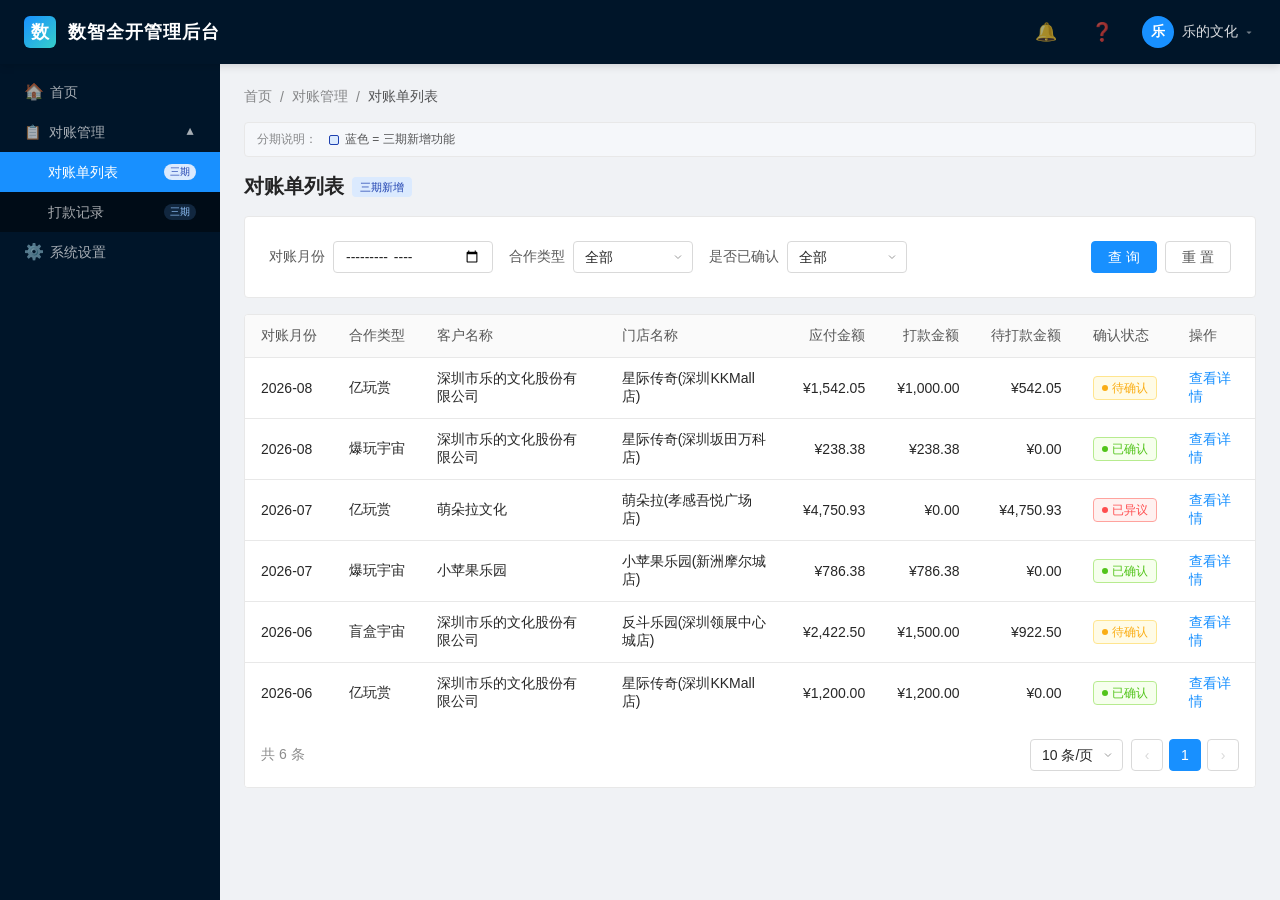
<file: 合作分成/数智全开PC端-高保真原型.html>
<!DOCTYPE html>
<html lang="zh-CN">
<head>
<meta charset="UTF-8">
<meta name="viewport" content="width=device-width, initial-scale=1.0">
<title>数智全开管理后台</title>
<style>
/* ==================== 基础重置与变量 ==================== */
*{margin:0;padding:0;box-sizing:border-box;}
:root{
  --primary:#1890ff;
  --primary-hover:#40a9ff;
  --primary-active:#096dd9;
  --success:#52c41a;
  --success-bg:#f6ffed;
  --success-border:#b7eb8f;
  --warning:#faad14;
  --warning-bg:#fffbe6;
  --warning-border:#ffe58f;
  --error:#ff4d4f;
  --error-bg:#fff1f0;
  --error-border:#ffa39e;
  --dark-bg:#001529;
  --dark-bg2:#000c17;
  --dark-item-active:#1890ff;
  --content-bg:#f0f2f5;
  --card-bg:#fff;
  --border-color:#e8e8e8;
  --text-main:rgba(0,0,0,0.85);
  --text-sub:rgba(0,0,0,0.45);
  --text-sec:rgba(0,0,0,0.65);
  --font-family:-apple-system,BlinkMacSystemFont,'Segoe UI','PingFang SC','Hiragino Sans GB','Microsoft YaHei',Roboto,Helvetica,Arial,sans-serif;
}
html,body{height:100%;font-family:var(--font-family);font-size:14px;color:var(--text-main);background:#fff;}
a{text-decoration:none;color:var(--primary);}
ul{list-style:none;}

/* ==================== 顶部Header ==================== */
.app-header{
  height:64px;
  background:var(--dark-bg);
  display:flex;
  align-items:center;
  justify-content:space-between;
  padding:0 24px;
  position:relative;
  z-index:100;
  box-shadow:0 2px 8px rgba(0,0,0,0.15);
}
.app-header .logo{
  display:flex;
  align-items:center;
  gap:12px;
}
.app-header .logo-icon{
  width:32px;height:32px;
  background:linear-gradient(135deg,#1890ff,#36cfc9);
  border-radius:6px;
  display:flex;align-items:center;justify-content:center;
  font-size:18px;font-weight:bold;color:#fff;
}
.app-header .logo-text{
  font-size:18px;font-weight:600;color:#fff;letter-spacing:1px;
}
.app-header .user-area{
  display:flex;align-items:center;gap:16px;
}
.app-header .user-area .icon-btn{
  width:40px;height:40px;
  display:flex;align-items:center;justify-content:center;
  color:rgba(255,255,255,0.65);font-size:18px;cursor:pointer;border-radius:4px;
  transition:all .3s;
}
.app-header .user-area .icon-btn:hover{color:#fff;background:rgba(255,255,255,0.08);}
.app-header .user-info{
  display:flex;align-items:center;gap:8px;color:rgba(255,255,255,0.85);cursor:pointer;padding:0 4px;
}
.app-header .user-info .avatar{
  width:32px;height:32px;border-radius:50%;background:var(--primary);
  display:flex;align-items:center;justify-content:center;color:#fff;font-size:14px;font-weight:600;
}
.app-header .user-info .username{font-size:14px;}

/* ==================== 布局 ==================== */
.app-layout{
  display:flex;
  min-height:calc(100vh - 64px);
}

/* ==================== 左侧导航 ==================== */
.app-sider{
  width:220px;
  background:var(--dark-bg);
  flex-shrink:0;
  transition:width .2s;
  overflow-y:auto;
  overflow-x:hidden;
}
.app-sider::-webkit-scrollbar{width:6px;}
.app-sider::-webkit-scrollbar-thumb{background:rgba(255,255,255,0.15);border-radius:3px;}
.menu{padding:8px 0;}
.menu-item{
  display:flex;align-items:center;gap:10px;
  padding:0 24px;height:40px;line-height:40px;
  color:rgba(255,255,255,0.65);font-size:14px;cursor:pointer;
  transition:all .3s;white-space:nowrap;
}
.menu-item:hover{color:#fff;}
.menu-item .menu-icon{font-size:16px;width:16px;text-align:center;flex-shrink:0;}
.menu-item.active{background:var(--dark-item-active);color:#fff;}
.menu-sub-title{
  display:flex;align-items:center;justify-content:space-between;
  padding:0 24px 0 24px;height:40px;line-height:40px;
  color:rgba(255,255,255,0.65);font-size:14px;cursor:pointer;
  transition:all .3s;
}
.menu-sub-title:hover{color:#fff;}
.menu-sub-title .arrow{font-size:12px;transition:transform .3s;display:inline-block;}
.menu-sub-title.expanded .arrow{transform:rotate(180deg);}
.menu-sub{
  overflow:hidden;max-height:0;transition:max-height .3s ease;
  background:var(--dark-bg2);
}
.menu-sub.open{max-height:300px;}
.menu-sub .menu-item{padding-left:48px;height:40px;line-height:40px;}

/* ==================== 右侧内容区 ==================== */
.app-content{
  flex:1;
  background:var(--content-bg);
  overflow-y:auto;
  padding:0;
}
.page{display:none;padding:24px;}
.page.active{display:block;}

/* ==================== 面包屑 ==================== */
.breadcrumb{
  display:flex;align-items:center;gap:4px;
  font-size:14px;color:var(--text-sub);margin-bottom:16px;
}
.breadcrumb a{color:var(--text-sub);}
.breadcrumb a:hover{color:var(--primary);}
.breadcrumb .sep{margin:0 4px;}
.breadcrumb .current{color:var(--text-sec);}

/* ==================== 卡片 ==================== */
.card{
  background:var(--card-bg);
  border-radius:4px;
  border:1px solid var(--border-color);
  margin-bottom:24px;
}
.card-body{padding:24px;}

/* ==================== 筛选条件 ==================== */
.filter-bar{
  background:var(--card-bg);
  border-radius:4px;
  border:1px solid var(--border-color);
  padding:24px 24px 0 24px;
  margin-bottom:16px;
  display:flex;
  flex-wrap:wrap;
  gap:0 16px;
  align-items:flex-start;
}
.filter-item{
  display:flex;align-items:center;gap:8px;
  margin-bottom:24px;
}
.filter-item .label{
  font-size:14px;color:var(--text-sec);white-space:nowrap;
}
.filter-item .label .req{color:var(--error);margin-right:4px;}

/* ==================== 表单控件 ==================== */
input[type="text"],input[type="date"],input[type="month"],textarea,select{
  font-family:var(--font-family);
  font-size:14px;
  color:var(--text-main);
  border:1px solid #d9d9d9;
  border-radius:4px;
  padding:4px 11px;
  height:32px;
  line-height:1.5;
  outline:none;
  transition:all .3s;
  background:#fff;
}
input[type="text"]:hover,input[type="date"]:hover,input[type="month"]:hover,textarea:hover,select:hover{border-color:#40a9ff;}
input[type="text"]:focus,input[type="date"]:focus,input[type="month"]:focus,textarea:focus,select:focus{border-color:var(--primary);box-shadow:0 0 0 2px rgba(24,144,255,0.2);}
textarea{height:100px;resize:vertical;padding:8px 11px;line-height:1.5;}
select{
  appearance:none;
  background:url("data:image/svg+xml,%3Csvg xmlns='http://www.w3.org/2000/svg' width='12' height='12' viewBox='0 0 24 24' fill='none' stroke='%23999' stroke-width='2'%3E%3Cpolyline points='6 9 12 15 18 9'%3E%3C/polyline%3E%3C/svg%3E") no-repeat right 8px center;
  padding-right:28px !important;
  cursor:pointer;
  min-width:120px;
}
.input-month{width:160px;}
.input-date{width:180px;}
.input-text{width:200px;}
.input-date-range{display:flex;align-items:center;gap:8px;}
.input-date-range span{color:var(--text-sub);}

/* ==================== 按钮 ==================== */
.btn{
  display:inline-flex;align-items:center;justify-content:center;gap:6px;
  height:32px;padding:0 16px;
  font-size:14px;font-family:var(--font-family);
  border:1px solid #d9d9d9;border-radius:4px;
  background:#fff;color:var(--text-sec);
  cursor:pointer;transition:all .3s;white-space:nowrap;
  line-height:1;
}
.btn:hover{color:var(--primary);border-color:var(--primary);}
.btn-primary{background:var(--primary);border-color:var(--primary);color:#fff;}
.btn-primary:hover{background:var(--primary-hover);border-color:var(--primary-hover);color:#fff;}
.btn-success{background:var(--success);border-color:var(--success);color:#fff;}
.btn-success:hover{background:#73d13d;border-color:#73d13d;color:#fff;}
.btn-warning{background:var(--warning);border-color:var(--warning);color:#fff;}
.btn-warning:hover{background:#ffc53d;border-color:#ffc53d;color:#fff;}
.btn-danger{background:var(--error);border-color:var(--error);color:#fff;}
.btn-lg{height:40px;padding:0 20px;font-size:16px;}
.btn-link{
  background:none;border:none;color:var(--primary);padding:0;height:auto;font-size:14px;cursor:pointer;
}
.btn-link:hover{color:var(--primary-hover);}
.btn-group{display:flex;gap:8px;align-items:center;}
.filter-bar .btn-group{margin-bottom:24px;margin-left:auto;}

/* ==================== 表格 ==================== */
.table-wrap{
  background:var(--card-bg);
  border-radius:4px;
  border:1px solid var(--border-color);
  overflow:hidden;
}
table.data-table{
  width:100%;border-collapse:collapse;font-size:14px;
}
table.data-table th{
  background:#fafafa;
  font-weight:500;color:var(--text-sec);
  text-align:left;padding:12px 16px;
  border-bottom:1px solid var(--border-color);
  white-space:nowrap;
}
table.data-table td{
  padding:12px 16px;
  border-bottom:1px solid var(--border-color);
  color:var(--text-main);
}
table.data-table tr:last-child td{border-bottom:none;}
table.data-table tbody tr:hover td{background:#e6f7ff;}
table.data-table .col-right{text-align:right;}
table.data-table th.col-right{text-align:right;}
.amount{font-variant-numeric:tabular-nums;font-weight:500;}
.amount-red{color:var(--error);font-weight:600;}

/* 合计行 */
table.data-table tr.total-row td{
  background:#fafafa;font-weight:600;
  border-top:2px solid var(--border-color);
}

/* ==================== 标签 ==================== */
.tag{
  display:inline-flex;align-items:center;gap:4px;
  padding:1px 8px;font-size:12px;border-radius:4px;
  border:1px solid;line-height:20px;white-space:nowrap;
}
.tag::before{content:'';width:6px;height:6px;border-radius:50%;display:inline-block;}
.tag-success{color:var(--success);background:var(--success-bg);border-color:var(--success-border);}
.tag-success::before{background:var(--success);}
.tag-warning{color:var(--warning);background:var(--warning-bg);border-color:var(--warning-border);}
.tag-warning::before{background:var(--warning);}
.tag-error{color:var(--error);background:var(--error-bg);border-color:var(--error-border);}
.tag-error::before{background:var(--error);}
.tag-blue{color:var(--primary);background:#e6f7ff;border-color:#91d5ff;}
.tag-blue::before{background:var(--primary);}
.tag-default{color:var(--text-sub);background:#fafafa;border-color:#d9d9d9;}
.tag-default::before{background:#bfbfbf;}

/* ==================== 分页 ==================== */
.pagination{
  display:flex;align-items:center;justify-content:flex-end;gap:8px;
  padding:16px;margin-top:0;
  background:var(--card-bg);
}
.pagination .total{font-size:14px;color:var(--text-sub);margin-right:auto;}
.pagination .page-size{font-size:14px;color:var(--text-sub);display:flex;align-items:center;gap:4px;}
.pagination select{min-width:auto;height:32px;font-size:14px;}
.pagination .page-btns{display:flex;gap:6px;}
.pagination .page-btn{
  min-width:32px;height:32px;border:1px solid #d9d9d9;border-radius:4px;
  background:#fff;display:flex;align-items:center;justify-content:center;
  font-size:14px;color:var(--text-sec);cursor:pointer;transition:all .3s;padding:0 8px;
}
.pagination .page-btn:hover{border-color:var(--primary);color:var(--primary);}
.pagination .page-btn.active{background:var(--primary);border-color:var(--primary);color:#fff;}
.pagination .page-btn:disabled{color:#d9d9d9;cursor:not-allowed;}

/* ==================== 详情页 ==================== */
.detail-back{margin-bottom:16px;}
.page-title{font-size:20px;font-weight:600;color:var(--text-main);margin-bottom:0;}
.section-title{
  font-size:16px;font-weight:500;color:var(--text-main);
  margin-bottom:16px;padding-bottom:12px;border-bottom:1px solid var(--border-color);
  display:flex;align-items:center;gap:8px;
}
.section-title::before{content:'';width:4px;height:16px;background:var(--primary);border-radius:2px;}

.info-grid{
  display:grid;
  grid-template-columns:repeat(3,1fr);
  gap:0;
}
.info-grid .info-item{
  display:flex;align-items:flex-start;gap:8px;
  padding:12px 0;
}
.info-grid .info-item .info-label{
  color:var(--text-sub);white-space:nowrap;min-width:84px;font-size:14px;
}
.info-grid .info-item .info-value{
  color:var(--text-main);font-size:14px;font-weight:500;
}

/* 详情页底部操作区 */
.detail-actions{
  margin-top:24px;
  padding:24px;
  background:#fff;
  border-radius:4px;
  border:1px solid var(--border-color);
}
.detail-actions .action-tip{
  display:flex;align-items:center;gap:8px;padding:8px 16px;border-radius:4px;font-size:14px;margin-bottom:16px;
}
.action-tip.success{background:var(--success-bg);color:var(--success);border:1px solid var(--success-border);}
.action-tip.warning{background:var(--warning-bg);color:var(--warning);border:1px solid var(--warning-border);}
.action-tip.error{background:var(--error-bg);color:var(--error);border:1px solid var(--error-border);}
.detail-actions .btn-row{display:flex;gap:12px;}
.objection-content{
  margin-top:16px;padding:16px;background:#fffbe6;border:1px solid var(--warning-border);border-radius:4px;
}
.objection-content .obj-title{font-weight:600;color:var(--text-main);margin-bottom:8px;}
.objection-content .obj-text{color:var(--text-sec);line-height:1.8;}

/* ==================== 弹窗 Modal ==================== */
.modal-mask{
  position:fixed;top:0;left:0;right:0;bottom:0;
  background:rgba(0,0,0,0.45);
  z-index:1000;display:none;
  align-items:flex-start;justify-content:center;
}
.modal-mask.show{display:flex;}
.modal{
  background:#fff;border-radius:4px;
  width:560px;max-width:90vw;
  margin-top:100px;
  box-shadow:0 4px 12px rgba(0,0,0,0.15);
  animation:modalIn .3s ease;
}
@keyframes modalIn{from{opacity:0;transform:translateY(-30px);}to{opacity:1;transform:translateY(0);}}
.modal-header{
  padding:16px 24px;border-bottom:1px solid var(--border-color);
  display:flex;align-items:center;justify-content:space-between;
}
.modal-header .modal-title{font-size:16px;font-weight:500;color:var(--text-main);}
.modal-header .modal-close{font-size:18px;color:var(--text-sub);cursor:pointer;width:24px;height:24px;display:flex;align-items:center;justify-content:center;border-radius:4px;}
.modal-header .modal-close:hover{color:var(--text-main);background:rgba(0,0,0,0.05);}
.modal-body{padding:24px;max-height:60vh;overflow-y:auto;}
.modal-footer{
  padding:10px 24px;border-top:1px solid var(--border-color);
  display:flex;justify-content:flex-end;gap:8px;
}

/* 表单字段 */
.form-field{margin-bottom:24px;}
.form-field .form-label{
  display:flex;align-items:center;gap:4px;margin-bottom:8px;
  font-size:14px;color:var(--text-sec);
}
.form-field .form-label .req{color:var(--error);}
.form-field textarea{width:100%;}
.form-field input[type="text"]{width:100%;}

/* 文件上传区 */
.upload-area{
  border:1px dashed #d9d9d9;border-radius:4px;
  padding:24px;text-align:center;cursor:pointer;transition:all .3s;
  background:#fafafa;
}
.upload-area:hover{border-color:var(--primary);background:#e6f7ff;}
.upload-area .upload-icon{font-size:32px;color:var(--text-sub);margin-bottom:8px;}
.upload-area .upload-text{font-size:14px;color:var(--text-sec);}
.upload-area .upload-hint{font-size:12px;color:var(--text-sub);margin-top:4px;}
.upload-list{margin-top:12px;}
.upload-item{
  display:flex;align-items:center;justify-content:space-between;
  padding:8px 12px;background:#fafafa;border-radius:4px;margin-bottom:8px;
  font-size:13px;
}
.upload-item .file-info{display:flex;align-items:center;gap:8px;}
.upload-item .file-icon{font-size:16px;color:var(--primary);}
.upload-item .file-name{color:var(--text-main);}
.upload-item .file-size{color:var(--text-sub);}
.upload-item .file-remove{color:var(--text-sub);cursor:pointer;padding:4px;}
.upload-item .file-remove:hover{color:var(--error);}

/* ==================== 消息提示 ==================== */
.toast{
  position:fixed;top:80px;left:50%;transform:translateX(-50%);
  padding:8px 16px;border-radius:4px;font-size:14px;
  z-index:2000;display:flex;align-items:center;gap:8px;
  animation:toastIn .3s ease;box-shadow:0 4px 12px rgba(0,0,0,0.15);
}
@keyframes toastIn{from{opacity:0;transform:translateX(-50%) translateY(-20px);}to{opacity:1;transform:translateX(-50%) translateY(0);}}
.toast.success{background:#f6ffed;border:1px solid var(--success-border);color:var(--success);}
.toast.warning{background:#fffbe6;border:1px solid var(--warning-border);color:var(--warning);}
.toast.error{background:#fff1f0;border:1px solid var(--error-border);color:var(--error);}

/* ==================== 辅助 ==================== */
.text-right{text-align:right;}
.text-center{text-align:center;}
.mt-16{margin-top:16px;}
.mt-24{margin-top:24px;}
.mb-0{margin-bottom:0;}
.flex{display:flex;}
.gap-8{gap:8px;}
.items-center{align-items:center;}

/* ==================== 分期标签 ==================== */
.phase-tag{
  display:inline-flex;align-items:center;
  padding:2px 8px;border-radius:4px;
  font-size:11px;font-weight:500;line-height:16px;
  white-space:nowrap;vertical-align:middle;
}
.phase-tag-blue{background:#dbeafe;color:#1e40af;}

/* 页面标题区（标题 + 分期标签） */
.page-head{
  display:flex;align-items:center;gap:8px;
  margin-bottom:16px;
}
.page-head .page-title{margin-bottom:0;}

/* 分期说明条 */
.phase-legend{
  display:flex;align-items:center;flex-wrap:wrap;gap:12px;
  padding:8px 12px;margin-bottom:16px;
  background:#f5f7fa;border:1px solid #e8e8e8;border-radius:4px;
  font-size:12px;color:rgba(0,0,0,0.65);
}
.phase-legend .legend-label{color:rgba(0,0,0,0.45);white-space:nowrap;}
.phase-legend .legend-item{display:inline-flex;align-items:center;gap:6px;}
.phase-legend .legend-chip{
  width:10px;height:10px;border-radius:2px;display:inline-block;
  border:1px solid rgba(0,0,0,0.1);
}
.phase-legend .legend-chip-blue{background:#dbeafe;border-color:#1e40af;}

/* 菜单项分期标记 */
.menu-item{position:relative;}
.menu-phase-tag{
  display:inline-flex;align-items:center;
  padding:0 6px;height:16px;line-height:16px;
  border-radius:8px;font-size:10px;font-weight:500;
  background:rgba(96,165,250,0.18);color:#93c5fd;
  margin-left:auto;flex-shrink:0;letter-spacing:0.2px;
}
.menu-item.active .menu-phase-tag{background:#dbeafe;color:#1e40af;}

/* 响应式 */
@media(max-width:1200px){
  .info-grid{grid-template-columns:repeat(2,1fr);}
}
@media(max-width:768px){
  .app-sider{width:64px;}
  .menu-item span,.menu-sub-title span:not(.arrow),.logo-text{display:none;}
  .info-grid{grid-template-columns:1fr;}
}
</style>
</head>
<body>

<!-- ==================== 顶部Header ==================== -->
<div class="app-header">
  <div class="logo">
    <div class="logo-icon">数</div>
    <div class="logo-text">数智全开管理后台</div>
  </div>
  <div class="user-area">
    <div class="icon-btn" title="消息通知">🔔</div>
    <div class="icon-btn" title="帮助">❓</div>
    <div class="user-info">
      <div class="avatar">乐</div>
      <span class="username">乐的文化</span>
      <span style="font-size:12px;color:rgba(255,255,255,0.45);">▾</span>
    </div>
  </div>
</div>

<!-- ==================== 主体布局 ==================== -->
<div class="app-layout">
  <!-- 左侧导航 -->
  <div class="app-sider">
    <div class="menu">
      <div class="menu-item" onclick="switchMenu('home')">
        <span class="menu-icon">🏠</span><span>首页</span>
      </div>
      <div class="menu-sub-title expanded" onclick="toggleSubMenu(this)">
        <span><span class="menu-icon" style="margin-right:8px;">📋</span>对账管理</span>
        <span class="arrow">▼</span>
      </div>
      <div class="menu-sub open">
        <div class="menu-item active" onclick="switchMenu('list')">
          <span>对账单列表</span>
          <span class="menu-phase-tag">三期</span>
        </div>
        <div class="menu-item" onclick="switchMenu('payment')">
          <span>打款记录</span>
          <span class="menu-phase-tag">三期</span>
        </div>
      </div>
      <div class="menu-item" onclick="switchMenu('settings')">
        <span class="menu-icon">⚙️</span><span>系统设置</span>
      </div>
    </div>
  </div>

  <!-- 右侧内容区 -->
  <div class="app-content">

    <!-- ============ 页面1: 对账单列表 ============ -->
    <div class="page active" id="page-list">
      <div class="breadcrumb">
        <a onclick="switchMenu('home')">首页</a>
        <span class="sep">/</span>
        <a>对账管理</a>
        <span class="sep">/</span>
        <span class="current">对账单列表</span>
      </div>

      <!-- 分期说明条 -->
      <div class="phase-legend">
        <span class="legend-label">分期说明：</span>
        <span class="legend-item"><span class="legend-chip legend-chip-blue"></span>蓝色 = 三期新增功能</span>
      </div>

      <!-- 页面标题 -->
      <div class="page-head">
        <div class="page-title">对账单列表</div>
        <span class="phase-tag phase-tag-blue">三期新增</span>
      </div>

      <!-- 筛选条件 -->
      <div class="filter-bar">
        <div class="filter-item">
          <div class="label">对账月份</div>
          <input type="month" class="input-month" id="filter-month">
        </div>
        <div class="filter-item">
          <div class="label">合作类型</div>
          <select id="filter-type">
            <option value="">全部</option>
            <option value="亿玩赏">亿玩赏</option>
            <option value="爆玩宇宙">爆玩宇宙</option>
            <option value="盲盒宇宙">盲盒宇宙</option>
          </select>
        </div>
        <div class="filter-item">
          <div class="label">是否已确认</div>
          <select id="filter-status">
            <option value="">全部</option>
            <option value="已确认">已确认</option>
            <option value="待确认">待确认</option>
            <option value="已异议">已异议</option>
          </select>
        </div>
        <div class="btn-group">
          <button class="btn btn-primary" onclick="filterList()">查 询</button>
          <button class="btn" onclick="resetFilter()">重 置</button>
        </div>
      </div>

      <!-- 表格 -->
      <div class="table-wrap">
        <table class="data-table" id="list-table">
          <thead>
            <tr>
              <th>对账月份</th>
              <th>合作类型</th>
              <th>客户名称</th>
              <th>门店名称</th>
              <th class="col-right">应付金额</th>
              <th class="col-right">打款金额</th>
              <th class="col-right">待打款金额</th>
              <th>确认状态</th>
              <th>操作</th>
            </tr>
          </thead>
          <tbody id="list-tbody"></tbody>
        </table>
        <div class="pagination">
          <span class="total" id="list-total">共 6 条</span>
          <div class="page-size">
            <select onchange="changePageSize(this.value)">
              <option value="10">10 条/页</option>
              <option value="20">20 条/页</option>
              <option value="50">50 条/页</option>
            </select>
          </div>
          <div class="page-btns">
            <button class="page-btn" disabled>‹</button>
            <button class="page-btn active">1</button>
            <button class="page-btn" disabled>›</button>
          </div>
        </div>
      </div>
    </div>

    <!-- ============ 页面2: 对账单详情 ============ -->
    <div class="page" id="page-detail">
      <div class="breadcrumb">
        <a onclick="switchMenu('home')">首页</a>
        <span class="sep">/</span>
        <a>对账管理</a>
        <span class="sep">/</span>
        <a onclick="switchMenu('list')">对账单列表</a>
        <span class="sep">/</span>
        <span class="current">对账单详情</span>
      </div>

      <!-- 分期说明条 -->
      <div class="phase-legend">
        <span class="legend-label">分期说明：</span>
        <span class="legend-item"><span class="legend-chip legend-chip-blue"></span>蓝色 = 三期新增功能</span>
      </div>

      <!-- 页面标题 -->
      <div class="page-head">
        <div class="page-title">对账单详情</div>
        <span class="phase-tag phase-tag-blue">三期新增</span>
      </div>

      <div class="detail-back">
        <button class="btn" onclick="switchMenu('list')">← 返回列表</button>
      </div>

      <!-- 基本信息卡片 -->
      <div class="card">
        <div class="card-body">
          <div class="section-title">基本信息</div>
          <div class="info-grid" id="detail-info-grid"></div>
        </div>
      </div>

      <!-- 对账数据明细 -->
      <div class="card">
        <div class="card-body">
          <div class="section-title">对账数据明细</div>
          <div class="table-wrap" style="border:none;">
            <table class="data-table" id="detail-table">
              <thead>
                <tr>
                  <th>套餐名称</th>
                  <th class="col-right">发货数量</th>
                  <th class="col-right">发货金额</th>
                  <th class="col-right">消耗数量</th>
                  <th class="col-right">消耗金额</th>
                  <th class="col-right">分成金额</th>
                </tr>
              </thead>
              <tbody id="detail-tbody"></tbody>
            </table>
          </div>
        </div>
      </div>

      <!-- 底部操作区（动态显示） -->
      <div class="detail-actions" id="detail-actions"></div>
    </div>

    <!-- ============ 页面3: 打款记录 ============ -->
    <div class="page" id="page-payment">
      <div class="breadcrumb">
        <a onclick="switchMenu('home')">首页</a>
        <span class="sep">/</span>
        <a>对账管理</a>
        <span class="sep">/</span>
        <span class="current">打款记录</span>
      </div>

      <!-- 分期说明条 -->
      <div class="phase-legend">
        <span class="legend-label">分期说明：</span>
        <span class="legend-item"><span class="legend-chip legend-chip-blue"></span>蓝色 = 三期新增功能</span>
      </div>

      <!-- 页面标题 -->
      <div class="page-head">
        <div class="page-title">打款记录</div>
        <span class="phase-tag phase-tag-blue">三期新增</span>
      </div>

      <!-- 筛选条件 -->
      <div class="filter-bar">
        <div class="filter-item">
          <div class="label">打款时间</div>
          <div class="input-date-range">
            <input type="date" class="input-date" id="filter-pay-start">
            <span>至</span>
            <input type="date" class="input-date" id="filter-pay-end">
          </div>
        </div>
        <div class="filter-item">
          <div class="label">合作类型</div>
          <select id="filter-pay-type">
            <option value="">全部</option>
            <option value="亿玩赏">亿玩赏</option>
            <option value="爆玩宇宙">爆玩宇宙</option>
            <option value="盲盒宇宙">盲盒宇宙</option>
          </select>
        </div>
        <div class="btn-group">
          <button class="btn btn-primary" onclick="filterPayment()">查 询</button>
          <button class="btn" onclick="resetPaymentFilter()">重 置</button>
        </div>
      </div>

      <!-- 表格 -->
      <div class="table-wrap">
        <table class="data-table">
          <thead>
            <tr>
              <th>打款时间</th>
              <th>合作类型</th>
              <th>对账月份</th>
              <th>客户名称</th>
              <th class="col-right">打款金额</th>
              <th>打款方式</th>
              <th>备注</th>
            </tr>
          </thead>
          <tbody id="payment-tbody"></tbody>
        </table>
        <div class="pagination">
          <span class="total">共 5 条</span>
          <div class="page-size">
            <select>
              <option value="10">10 条/页</option>
              <option value="20">20 条/页</option>
            </select>
          </div>
          <div class="page-btns">
            <button class="page-btn" disabled>‹</button>
            <button class="page-btn active">1</button>
            <button class="page-btn" disabled>›</button>
          </div>
        </div>
      </div>
    </div>

    <!-- ============ 首页占位 ============ -->
    <div class="page" id="page-home">
      <div class="breadcrumb">
        <span class="current">首页</span>
      </div>
      <!-- 分期说明条 -->
      <div class="phase-legend">
        <span class="legend-label">分期说明：</span>
        <span class="legend-item"><span class="legend-chip legend-chip-blue"></span>蓝色 = 三期新增功能</span>
      </div>
      <div class="card">
        <div class="card-body" style="text-align:center;padding:80px 24px;">
          <div style="font-size:48px;margin-bottom:16px;">📊</div>
          <div style="font-size:20px;font-weight:600;color:var(--text-main);margin-bottom:8px;">欢迎使用数智全开管理后台</div>
          <div style="color:var(--text-sub);">请从左侧菜单选择您要查看的功能模块</div>
        </div>
      </div>
    </div>

    <!-- ============ 系统设置占位 ============ -->
    <div class="page" id="page-settings">
      <div class="breadcrumb">
        <span class="current">系统设置</span>
      </div>
      <!-- 分期说明条 -->
      <div class="phase-legend">
        <span class="legend-label">分期说明：</span>
        <span class="legend-item"><span class="legend-chip legend-chip-blue"></span>蓝色 = 三期新增功能</span>
      </div>
      <div class="card">
        <div class="card-body" style="text-align:center;padding:80px 24px;">
          <div style="font-size:48px;margin-bottom:16px;">⚙️</div>
          <div style="font-size:20px;font-weight:600;color:var(--text-main);margin-bottom:8px;">系统设置</div>
          <div style="color:var(--text-sub);">该功能模块开发中，敬请期待</div>
        </div>
      </div>
    </div>

  </div><!-- /app-content -->
</div><!-- /app-layout -->

<!-- ==================== 弹窗: 提出异议 ==================== -->
<div class="modal-mask" id="modal-objection">
  <div class="modal">
    <div class="modal-header">
      <div class="modal-title">提出异议 <span class="phase-tag phase-tag-blue">三期新增</span></div>
      <div class="modal-close" onclick="closeModal()">✕</div>
    </div>
    <div class="modal-body">
      <div class="form-field">
        <div class="form-label"><span class="req">*</span>异议原因</div>
        <textarea id="objection-reason" placeholder="请描述您对对账单的疑问或异议..." style="width:100%;height:120px;"></textarea>
      </div>
      <div class="form-field">
        <div class="form-label">附件上传</div>
        <div class="upload-area" id="upload-area" onclick="document.getElementById('file-input').click()">
          <div class="upload-icon">📤</div>
          <div class="upload-text">点击或拖拽文件到此区域上传</div>
          <div class="upload-hint">支持上传图片/PDF等附件，如付款凭证等</div>
        </div>
        <input type="file" id="file-input" style="display:none;" multiple onchange="handleFiles(this.files)">
        <div class="upload-list" id="upload-list"></div>
      </div>
      <div class="form-field">
        <div class="form-label">联系方式</div>
        <input type="text" id="objection-contact" placeholder="便于业务员与您联系" style="width:100%;">
      </div>
    </div>
    <div class="modal-footer">
      <button class="btn" onclick="closeModal()">取 消</button>
      <button class="btn btn-primary" onclick="submitObjection()">提 交</button>
    </div>
  </div>
</div>

<script>
// ==================== 数据 ====================

// 对账单列表数据
var reconList = [
  {
    id:1, month:'2026-08', type:'亿玩赏', customer:'深圳市乐的文化股份有限公司', store:'星际传奇(深圳KKMall店)',
    payable:'¥1,542.05', paid:'¥1,000.00', unpaid:'¥542.05', status:'待确认',
    period:'2026-08-01 至 2026-08-31'
  },
  {
    id:2, month:'2026-08', type:'爆玩宇宙', customer:'深圳市乐的文化股份有限公司', store:'星际传奇(深圳坂田万科店)',
    payable:'¥238.38', paid:'¥238.38', unpaid:'¥0.00', status:'已确认',
    period:'2026-08-01 至 2026-08-31'
  },
  {
    id:3, month:'2026-07', type:'亿玩赏', customer:'萌朵拉文化', store:'萌朵拉(孝感吾悦广场店)',
    payable:'¥4,750.93', paid:'¥0.00', unpaid:'¥4,750.93', status:'已异议',
    period:'2026-07-01 至 2026-07-31',
    objectionReason:'7月份消耗数量与我们系统统计的有较大差异，请核对第3条和第5条明细的消耗数据。另外分成金额计算方式需要进一步沟通确认。'
  },
  {
    id:4, month:'2026-07', type:'爆玩宇宙', customer:'小苹果乐园', store:'小苹果乐园(新洲摩尔城店)',
    payable:'¥786.38', paid:'¥786.38', unpaid:'¥0.00', status:'已确认',
    period:'2026-07-01 至 2026-07-31'
  },
  {
    id:5, month:'2026-06', type:'盲盒宇宙', customer:'深圳市乐的文化股份有限公司', store:'反斗乐园(深圳领展中心城店)',
    payable:'¥2,422.50', paid:'¥1,500.00', unpaid:'¥922.50', status:'待确认',
    period:'2026-06-01 至 2026-06-30'
  },
  {
    id:6, month:'2026-06', type:'亿玩赏', customer:'深圳市乐的文化股份有限公司', store:'星际传奇(深圳KKMall店)',
    payable:'¥1,200.00', paid:'¥1,200.00', unpaid:'¥0.00', status:'已确认',
    period:'2026-06-01 至 2026-06-30'
  }
];

// 对账详情明细数据
var detailItems = [
  {name:'绘本大陆卡片1000张', shipQty:1000, shipAmt:'¥5,000.00', consQty:800, consAmt:'¥4,000.00', share:'¥1,542.05'},
  {name:'海洋世界盲盒500个', shipQty:500, shipAmt:'¥2,500.00', consQty:350, consAmt:'¥1,750.00', share:'¥675.30'},
  {name:'恐龙拼图300套', shipQty:300, shipAmt:'¥1,500.00', consQty:200, consAmt:'¥1,000.00', share:'¥387.00'},
  {name:'星际探险卡2000张', shipQty:2000, shipAmt:'¥8,000.00', consQty:1500, consAmt:'¥6,000.00', share:'¥2,313.00'},
  {name:'动物世界贴纸800张', shipQty:800, shipAmt:'¥1,600.00', consQty:600, consAmt:'¥1,200.00', share:'¥463.80'}
];

// 打款记录数据
var paymentList = [
  {time:'2026-08-15 10:30', type:'亿玩赏', month:'2026-08', customer:'深圳市乐的文化股份有限公司', amount:'¥1,000.00', method:'银行转账', remark:'8月部分打款'},
  {time:'2026-08-10 14:20', type:'爆玩宇宙', month:'2026-08', customer:'深圳市乐的文化股份有限公司', amount:'¥238.38', method:'银行转账', remark:'全额打款'},
  {time:'2026-07-20 09:15', type:'盲盒宇宙', month:'2026-07', customer:'深圳市乐的文化股份有限公司', amount:'¥1,500.00', method:'微信支付', remark:'微信扫码'},
  {time:'2026-07-18 16:45', type:'爆玩宇宙', month:'2026-07', customer:'小苹果乐园', amount:'¥786.38', method:'银行转账', remark:'全额打款'},
  {time:'2026-06-25 11:00', type:'亿玩赏', month:'2026-06', customer:'深圳市乐的文化股份有限公司', amount:'¥1,200.00', method:'银行转账', remark:'6月全额'}
];

// 上传文件列表
var uploadedFiles = [];
var currentDetailId = null;

// ==================== 状态标签 ====================
function statusTag(status){
  if(status==='已确认') return '<span class="tag tag-success">已确认</span>';
  if(status==='待确认') return '<span class="tag tag-warning">待确认</span>';
  if(status==='已异议') return '<span class="tag tag-error">已异议</span>';
  return '<span class="tag tag-default">'+status+'</span>';
}

// ==================== 渲染对账单列表 ====================
function renderList(data){
  var tbody = document.getElementById('list-tbody');
  if(!data || data.length===0){
    tbody.innerHTML = '<tr><td colspan="9" style="text-align:center;padding:48px;color:rgba(0,0,0,0.45);">暂无数据</td></tr>';
    document.getElementById('list-total').textContent = '共 0 条';
    return;
  }
  var html = '';
  data.forEach(function(item){
    html += '<tr>'
      + '<td>'+item.month+'</td>'
      + '<td>'+item.type+'</td>'
      + '<td>'+item.customer+'</td>'
      + '<td>'+item.store+'</td>'
      + '<td class="col-right amount">'+item.payable+'</td>'
      + '<td class="col-right amount">'+item.paid+'</td>'
      + '<td class="col-right amount">'+item.unpaid+'</td>'
      + '<td>'+statusTag(item.status)+'</td>'
      + '<td><a class="btn-link" onclick="viewDetail('+item.id+')">查看详情</a></td>'
      + '</tr>';
  });
  tbody.innerHTML = html;
  document.getElementById('list-total').textContent = '共 '+data.length+' 条';
}

// ==================== 渲染打款记录 ====================
function renderPayment(data){
  var tbody = document.getElementById('payment-tbody');
  var html = '';
  data.forEach(function(item){
    var methodTag = item.method==='银行转账'
      ? '<span class="tag tag-blue">银行转账</span>'
      : '<span class="tag tag-success">微信支付</span>';
    html += '<tr>'
      + '<td>'+item.time+'</td>'
      + '<td>'+item.type+'</td>'
      + '<td>'+item.month+'</td>'
      + '<td>'+item.customer+'</td>'
      + '<td class="col-right amount">'+item.amount+'</td>'
      + '<td>'+methodTag+'</td>'
      + '<td>'+item.remark+'</td>'
      + '</tr>';
  });
  tbody.innerHTML = html;
}

// ==================== 查看详情 ====================
function viewDetail(id){
  currentDetailId = id;
  var item = reconList.find(function(r){return r.id===id;});
  if(!item) return;

  // 基本信息
  var grid = document.getElementById('detail-info-grid');
  grid.innerHTML = ''
    + '<div class="info-item"><div class="info-label">对账月份</div><div class="info-value">'+item.month+'</div></div>'
    + '<div class="info-item"><div class="info-label">合作类型</div><div class="info-value">'+item.type+'</div></div>'
    + '<div class="info-item"><div class="info-label">客户名称</div><div class="info-value">'+item.customer+'</div></div>'
    + '<div class="info-item"><div class="info-label">门店名称</div><div class="info-value">'+item.store+'</div></div>'
    + '<div class="info-item"><div class="info-label">对账周期</div><div class="info-value">'+item.period+'</div></div>'
    + '<div class="info-item"><div class="info-label">确认状态</div><div class="info-value">'+statusTag(item.status)+'</div></div>'
    + '<div class="info-item"><div class="info-label">应付金额</div><div class="info-value amount-red" style="font-size:16px;">'+item.payable+'</div></div>'
    + '<div class="info-item"><div class="info-label">打款金额</div><div class="info-value">'+item.paid+'</div></div>'
    + '<div class="info-item"><div class="info-label">待打款金额</div><div class="info-value" style="color:var(--warning);font-weight:600;">'+item.unpaid+'</div></div>';

  // 明细表格
  var tbody = document.getElementById('detail-tbody');
  var html = '';
  var totalShipQty=0, totalConsQty=0;
  detailItems.forEach(function(d){
    totalShipQty += d.shipQty;
    totalConsQty += d.consQty;
    html += '<tr>'
      + '<td>'+d.name+'</td>'
      + '<td class="col-right">'+d.shipQty+'</td>'
      + '<td class="col-right amount">'+d.shipAmt+'</td>'
      + '<td class="col-right">'+d.consQty+'</td>'
      + '<td class="col-right amount">'+d.consAmt+'</td>'
      + '<td class="col-right amount">'+d.share+'</td>'
      + '</tr>';
  });
  html += '<tr class="total-row">'
    + '<td>合计</td>'
    + '<td class="col-right">'+totalShipQty+'</td>'
    + '<td class="col-right amount">¥18,600.00</td>'
    + '<td class="col-right">'+totalConsQty+'</td>'
    + '<td class="col-right amount">¥13,950.00</td>'
    + '<td class="col-right amount">¥5,381.15</td>'
    + '</tr>';
  tbody.innerHTML = html;

  // 底部操作区 - 根据状态动态显示
  var actions = document.getElementById('detail-actions');
  if(item.status==='待确认'){
    actions.innerHTML = ''
      + '<div class="action-tip warning">⚠️ 该对账单待您确认，请核对数据后进行确认或提出异议</div>'
      + '<div class="btn-row">'
      +   '<button class="btn btn-success btn-lg" onclick="confirmRecon('+item.id+')">✓ 确认对账单</button>'
      +   '<button class="btn btn-warning btn-lg" onclick="openObjectionModal()">✎ 提出异议</button>'
      + '</div>';
  } else if(item.status==='已确认'){
    actions.innerHTML = '<div class="action-tip success">✓ 您已确认该对账单</div>';
  } else if(item.status==='已异议'){
    actions.innerHTML = ''
      + '<div class="action-tip error">⚠️ 您已对该对账单提出异议，业务员将尽快与您联系</div>'
      + '<div class="objection-content">'
      +   '<div class="obj-title">异议内容：</div>'
      +   '<div class="obj-text">'+(item.objectionReason || '暂无异议内容')+'</div>'
      + '</div>';
  }

  switchMenu('detail');
}

// ==================== 确认对账单 ====================
function confirmRecon(id){
  var item = reconList.find(function(r){return r.id===id;});
  if(item){
    item.status = '已确认';
    showToast('对账单确认成功！', 'success');
    renderList(reconList);
    viewDetail(id);
  }
}

// ==================== 提出异议弹窗 ====================
function openObjectionModal(){
  document.getElementById('objection-reason').value = '';
  document.getElementById('objection-contact').value = '';
  uploadedFiles = [];
  renderUploadList();
  document.getElementById('modal-objection').classList.add('show');
}

function closeModal(){
  document.getElementById('modal-objection').classList.remove('show');
}

function submitObjection(){
  var reason = document.getElementById('objection-reason').value.trim();
  if(!reason){
    showToast('请填写异议原因', 'warning');
    return;
  }
  // 更新状态
  var item = reconList.find(function(r){return r.id===currentDetailId;});
  if(item){
    item.status = '已异议';
    item.objectionReason = reason;
  }
  closeModal();
  showToast('异议已提交，业务员将尽快与您联系', 'success');
  renderList(reconList);
  viewDetail(currentDetailId);
}

// ==================== 文件上传 ====================
function handleFiles(files){
  for(var i=0;i<files.length;i++){
    var f = files[i];
    uploadedFiles.push({
      name:f.name,
      size:formatFileSize(f.size)
    });
  }
  renderUploadList();
  // 清空input以便重复选择同一文件
  document.getElementById('file-input').value = '';
}

function formatFileSize(bytes){
  if(bytes<1024) return bytes+' B';
  if(bytes<1024*1024) return (bytes/1024).toFixed(1)+' KB';
  return (bytes/1024/1024).toFixed(1)+' MB';
}

function renderUploadList(){
  var list = document.getElementById('upload-list');
  if(uploadedFiles.length===0){
    list.innerHTML = '';
    return;
  }
  var html = '';
  uploadedFiles.forEach(function(f, idx){
    var icon = '📄';
    if(f.name.match(/\.(png|jpg|jpeg|gif|webp)$/i)) icon = '🖼️';
    else if(f.name.match(/\.pdf$/i)) icon = '📕';
    html += '<div class="upload-item">'
      + '<div class="file-info"><span class="file-icon">'+icon+'</span><span class="file-name">'+f.name+'</span><span class="file-size">('+f.size+')</span></div>'
      + '<span class="file-remove" onclick="removeFile('+idx+')">✕</span>'
      + '</div>';
  });
  list.innerHTML = html;
}

function removeFile(idx){
  uploadedFiles.splice(idx,1);
  renderUploadList();
}

// 拖拽上传
var uploadArea = document.getElementById('upload-area');
uploadArea.addEventListener('dragover', function(e){
  e.preventDefault();
  this.style.borderColor = 'var(--primary)';
  this.style.background = '#e6f7ff';
});
uploadArea.addEventListener('dragleave', function(e){
  e.preventDefault();
  this.style.borderColor = '#d9d9d9';
  this.style.background = '#fafafa';
});
uploadArea.addEventListener('drop', function(e){
  e.preventDefault();
  this.style.borderColor = '#d9d9d9';
  this.style.background = '#fafafa';
  handleFiles(e.dataTransfer.files);
});

// ==================== 筛选 ====================
function filterList(){
  var month = document.getElementById('filter-month').value;
  var type = document.getElementById('filter-type').value;
  var status = document.getElementById('filter-status').value;
  var filtered = reconList.filter(function(item){
    var matchMonth = !month || item.month===month;
    var matchType = !type || item.type===type;
    var matchStatus = !status || item.status===status;
    return matchMonth && matchType && matchStatus;
  });
  renderList(filtered);
  showToast('查询完成，共'+filtered.length+'条记录', 'success');
}

function resetFilter(){
  document.getElementById('filter-month').value = '';
  document.getElementById('filter-type').value = '';
  document.getElementById('filter-status').value = '';
  renderList(reconList);
  showToast('筛选条件已重置', 'success');
}

function filterPayment(){
  showToast('查询完成', 'success');
}
function resetPaymentFilter(){
  document.getElementById('filter-pay-start').value = '';
  document.getElementById('filter-pay-end').value = '';
  document.getElementById('filter-pay-type').value = '';
  showToast('筛选条件已重置', 'success');
}

function changePageSize(val){
  showToast('已切换为每页'+val+'条', 'success');
}

// ==================== 菜单切换 ====================
function switchMenu(page){
  // 隐藏所有页面
  var pages = document.querySelectorAll('.page');
  pages.forEach(function(p){p.classList.remove('active');});

  // 显示目标页面
  var targetId = 'page-' + page;
  var target = document.getElementById(targetId);
  if(target){
    target.classList.add('active');
  }

  // 更新导航高亮
  var menuItems = document.querySelectorAll('.app-sider .menu-item');
  menuItems.forEach(function(m){m.classList.remove('active');});

  if(page==='list' || page==='detail'){
    var listItems = document.querySelectorAll('.menu-sub .menu-item');
    listItems.forEach(function(m){
      if(m.textContent.indexOf('对账单列表')>=0){
        m.classList.add('active');
      }
    });
  } else if(page==='payment'){
    var listItems = document.querySelectorAll('.menu-sub .menu-item');
    listItems.forEach(function(m){
      if(m.textContent.indexOf('打款记录')>=0){
        m.classList.add('active');
      }
    });
  } else if(page==='home'){
    var homeItem = document.querySelectorAll('.app-sider > .menu > .menu-item')[0];
    if(homeItem) homeItem.classList.add('active');
  } else if(page==='settings'){
    var allItems = document.querySelectorAll('.app-sider > .menu > .menu-item');
    if(allItems[allItems.length-1]) allItems[allItems.length-1].classList.add('active');
  }

  // 滚动到顶部
  document.querySelector('.app-content').scrollTop = 0;
}

// ==================== 子菜单展开/收起 ====================
function toggleSubMenu(el){
  el.classList.toggle('expanded');
  var sub = el.nextElementSibling;
  if(sub && sub.classList.contains('menu-sub')){
    sub.classList.toggle('open');
  }
}

// ==================== Toast提示 ====================
function showToast(msg, type){
  var type = type || 'success';
  var icons = {success:'✓', warning:'⚠', error:'✕'};
  var toast = document.createElement('div');
  toast.className = 'toast ' + type;
  toast.innerHTML = '<span>'+icons[type]+'</span><span>'+msg+'</span>';
  document.body.appendChild(toast);
  setTimeout(function(){
    toast.style.opacity = '0';
    toast.style.transform = 'translateX(-50%) translateY(-20px)';
    toast.style.transition = 'all .3s';
    setTimeout(function(){toast.remove();}, 300);
  }, 2500);
}

// ==================== 点击遮罩关闭弹窗 ====================
document.getElementById('modal-objection').addEventListener('click', function(e){
  if(e.target === this) closeModal();
});

// ==================== ESC关闭弹窗 ====================
document.addEventListener('keydown', function(e){
  if(e.key==='Escape'){
    closeModal();
  }
});

// ==================== 初始化 ====================
renderList(reconList);
renderPayment(paymentList);
</script>

</body>
</html>
</file>
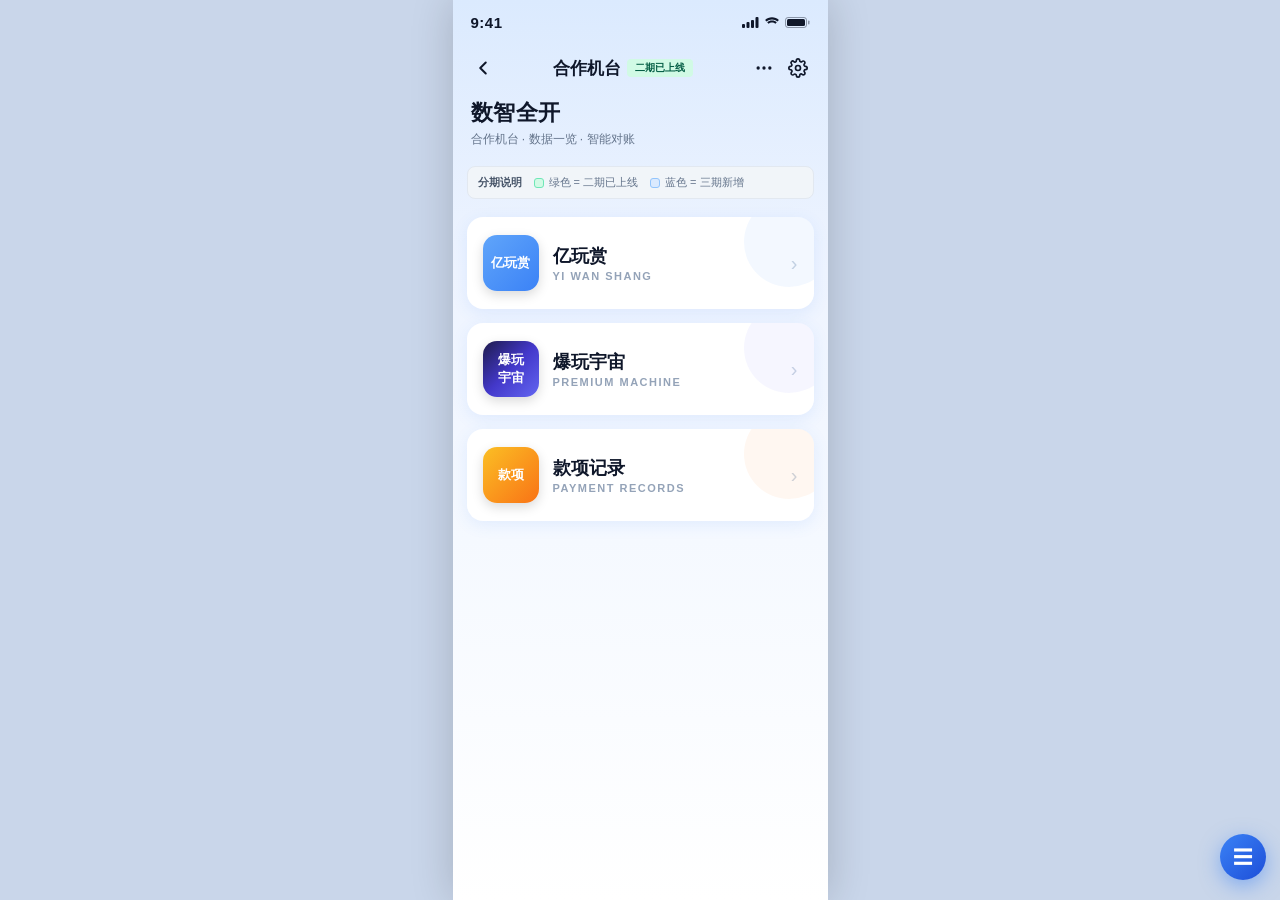
<file: 合作分成/数智全开小程序-高保真原型.html>
<!DOCTYPE html>
<html lang="zh-CN">
<head>
<meta charset="UTF-8">
<meta name="viewport" content="width=device-width, initial-scale=1.0, maximum-scale=1.0, user-scalable=no">
<title>数智全开 - 高保真原型</title>
<style>
  :root{
    --blue:#3b82f6;
    --blue-dark:#2563eb;
    --blue-light:#60a5fa;
    --orange:#f97316;
    --orange-light:#fb923c;
    --red:#ef4444;
    --green:#22c55e;
    --radius:12px;
    --card-shadow:0 4px 16px rgba(59,130,246,0.10);
    --card-shadow-soft:0 2px 10px rgba(0,0,0,0.05);
  }
  *{margin:0;padding:0;box-sizing:border-box;-webkit-tap-highlight-color:transparent;}
  html,body{font-family:-apple-system,BlinkMacSystemFont,"PingFang SC","Helvetica Neue","Segoe UI",Microsoft YaHei,sans-serif;background:#c9d6ea;color:#1f2937;}
  body{display:flex;justify-content:center;min-height:100vh;}

  /* phone frame */
  .phone-frame{
    position:relative;width:375px;min-height:100vh;background:linear-gradient(180deg,#dbeafe 0%,#eef4ff 30%,#f5f9ff 60%,#ffffff 100%);
    box-shadow:0 0 40px rgba(0,0,0,.18);overflow:hidden;
  }

  /* status bar */
  .statusbar{height:44px;display:flex;align-items:center;justify-content:space-between;padding:0 18px;font-size:15px;font-weight:600;color:#0f172a;position:sticky;top:0;z-index:50;background:transparent;}
  .statusbar .sb-time{font-weight:700;font-size:15px;letter-spacing:.5px;}
  .statusbar .sb-right{display:flex;align-items:center;gap:5px;}
  .statusbar .sb-right svg{display:block;}

  /* nav bar */
  .navbar{height:48px;display:flex;align-items:center;justify-content:space-between;padding:0 14px;position:sticky;top:44px;z-index:49;background:transparent;}
  .navbar .nav-title{font-size:17px;font-weight:600;color:#0f172a;display:flex;align-items:center;gap:6px;}
  .nav-icon{width:32px;height:32px;display:flex;align-items:center;justify-content:center;color:#0f172a;cursor:pointer;border-radius:50%;}
  .nav-icon:active{background:rgba(0,0,0,.06);}
  .nav-right-grp{display:flex;align-items:center;gap:2px;}

  /* page system */
  .page{display:none;min-height:100vh;}
  .page.active{display:block;}

  .page-body{padding:8px 14px 90px;}

  /* generic card */
  .card{background:#fff;border-radius:var(--radius);box-shadow:var(--card-shadow);overflow:hidden;}

  /* ===== Page1 home ===== */
  .home-hero{padding:6px 18px 18px;}
  .home-hero h1{font-size:22px;font-weight:800;color:#0f172a;letter-spacing:.5px;}
  .home-hero p{font-size:12px;color:#64748b;margin-top:3px;}
  .brand-list{padding:6px 14px;display:flex;flex-direction:column;gap:14px;}
  .brand-card{background:#fff;border-radius:16px;box-shadow:var(--card-shadow);padding:18px 16px;display:flex;align-items:center;justify-content:space-between;cursor:pointer;position:relative;overflow:hidden;transition:transform .15s;}
  .brand-card:active{transform:scale(.98);}
  .brand-card .bc-left{display:flex;align-items:center;gap:14px;}
  .brand-logo{width:56px;height:56px;border-radius:14px;display:flex;align-items:center;justify-content:center;font-weight:800;color:#fff;font-size:13px;flex-shrink:0;box-shadow:0 4px 12px rgba(0,0,0,.15);}
  .logo-yws{background:linear-gradient(135deg,#60a5fa,#3b82f6);}
  .logo-bw{background:linear-gradient(135deg,#1e1b4b,#4338ca,#6366f1);}
  .logo-kj{background:linear-gradient(135deg,#fbbf24,#f97316);}
  .bc-text .bc-name{font-size:18px;font-weight:700;color:#0f172a;}
  .bc-text .bc-sub{font-size:11px;color:#94a3b8;letter-spacing:1.5px;margin-top:2px;font-weight:600;}
  .brand-card .bc-arrow{color:#cbd5e1;font-size:20px;}
  .brand-card .bc-deco{position:absolute;right:-20px;top:-20px;width:90px;height:90px;border-radius:50%;opacity:.06;}

  /* ===== Page2 list ===== */
  .month-list{padding:8px 14px;display:flex;flex-direction:column;gap:12px;}
  .month-card{background:#fff;border-radius:var(--radius);box-shadow:var(--card-shadow);padding:16px 16px 14px 20px;position:relative;cursor:pointer;transition:transform .15s;}
  .month-card:active{transform:scale(.98);}
  .month-card .mc-dot{position:absolute;left:11px;top:20px;width:8px;height:8px;border-radius:50%;background:var(--orange);box-shadow:0 0 0 4px rgba(249,115,22,.15);}
  .month-card .mc-dash{position:absolute;left:14px;top:30px;bottom:14px;width:0;border-left:2px dashed #fcd9b6;}
  .mc-top{display:flex;justify-content:space-between;align-items:flex-start;}
  .mc-name{font-size:15px;font-weight:700;color:#1f2937;line-height:1.4;max-width:230px;}
  .mc-tag{background:var(--blue);color:#fff;font-size:12px;font-weight:600;padding:3px 10px;border-radius:20px;white-space:nowrap;}
  .mc-rows{margin-top:10px;display:grid;grid-template-columns:1fr 1fr;gap:6px 14px;}
  .mc-row{display:flex;align-items:center;justify-content:space-between;font-size:13px;}
  .mc-row .lbl{color:#94a3b8;}
  .mc-row .val{color:#1f2937;font-weight:600;}
  .mc-row .val.money{color:var(--red);}

  /* ===== Page3 detail ===== */
  .filter-row{display:flex;align-items:center;justify-content:space-between;background:#fff;border-radius:var(--radius);box-shadow:var(--card-shadow-soft);padding:13px 16px;margin:8px 14px 14px;}
  .filter-row .fl-lbl{font-size:14px;color:#64748b;}
  .filter-row .fl-val{font-size:15px;font-weight:700;color:var(--blue);}
  .filter-row .fl-arrow{color:#cbd5e1;font-size:18px;}
  .stat-grid{display:grid;grid-template-columns:1fr 1fr;gap:12px;margin:0 14px 16px;}
  .stat-card{border-radius:14px;padding:16px 14px;position:relative;overflow:hidden;color:#fff;box-shadow:var(--card-shadow);}
  .stat-blue{background:linear-gradient(135deg,#60a5fa,#3b82f6);}
  .stat-orange{background:linear-gradient(135deg,#fb923c,#f97316);}
  .stat-card .sc-icon{position:absolute;right:10px;top:10px;font-size:26px;opacity:.85;}
  .stat-card .sc-num{font-size:24px;font-weight:800;margin-top:18px;letter-spacing:.5px;}
  .stat-card .sc-lbl{font-size:12px;opacity:.92;margin-top:4px;}
  .store-list{padding:0 14px;display:flex;flex-direction:column;gap:10px;}
  .store-item{background:#fff;border-radius:var(--radius);box-shadow:var(--card-shadow-soft);padding:14px 14px 14px 22px;position:relative;cursor:pointer;transition:transform .15s;}
  .store-item:active{transform:scale(.98);}
  .store-item .si-dot{position:absolute;left:11px;top:18px;width:7px;height:7px;border-radius:50%;background:#fbbf24;box-shadow:0 0 0 3px rgba(251,191,36,.18);}
  .si-top{display:flex;justify-content:space-between;align-items:center;}
  .si-name{font-size:14px;font-weight:700;color:#1f2937;max-width:230px;}
  .si-arrow{color:#cbd5e1;}
  .si-rows{margin-top:8px;display:grid;grid-template-columns:1fr 1fr;gap:5px 12px;}
  .si-rows .r{display:flex;justify-content:space-between;font-size:12px;}
  .si-rows .r .l{color:#94a3b8;}
  .si-rows .r .v{color:#334155;font-weight:600;}
  .si-rows .r .v.m{color:var(--red);}
  .update-time{text-align:center;font-size:11px;color:#cbd5e1;margin:18px 0 6px;}

  /* ===== Page4 table ===== */
  .table-wrap{margin:0 14px;background:#fff;border-radius:var(--radius);box-shadow:var(--card-shadow);overflow:hidden;}
  .table-scroll{overflow-x:auto;-webkit-overflow-scrolling:touch;}
  table.data-tbl{border-collapse:collapse;width:100%;font-size:12px;min-width:460px;}
  table.data-tbl th,table.data-tbl td{padding:9px 10px;text-align:center;border-bottom:1px solid #f1f5f9;white-space:nowrap;}
  table.data-tbl thead th{background:#eff6ff;color:#1e40af;font-weight:700;font-size:12px;position:sticky;top:0;}
  table.data-tbl td.date{color:#64748b;font-weight:600;background:#f8fafc;}
  table.data-tbl tr.sum td{background:var(--blue);color:#fff;font-weight:800;}
  table.data-tbl tr.coin td{background:#fef9c3;color:#854d0e;font-weight:600;}
  table.data-tbl tr.shiyu td{background:#dcfce7;color:#166534;font-weight:600;}
  table.data-tbl tr.own td{background:#dbeafe;color:#1e40af;font-weight:700;}

  /* ===== Page5 payment list ===== */
  .tip-center{text-align:center;font-size:12px;color:#cbd5e1;margin:14px 0;letter-spacing:1px;}
  .pay-list{padding:0 14px;display:flex;flex-direction:column;gap:14px;}
  .pay-card{background:#fff;border-radius:var(--radius);box-shadow:var(--card-shadow);padding:16px 16px 16px 24px;position:relative;cursor:pointer;transition:transform .15s;}
  .pay-card:active{transform:scale(.98);}
  .pay-card .pc-dot{position:absolute;left:12px;top:22px;width:8px;height:8px;border-radius:50%;background:#fbbf24;box-shadow:0 0 0 4px rgba(251,191,36,.18);}
  .pay-card .pc-dash{position:absolute;left:15px;top:32px;bottom:18px;border-left:2px dashed #fde68a;}
  .pc-top{display:flex;justify-content:space-between;align-items:flex-start;}
  .pc-title{font-size:15px;font-weight:700;color:#1f2937;max-width:230px;}
  .pc-tag{background:var(--red);color:#fff;font-size:11px;font-weight:600;padding:3px 9px;border-radius:20px;white-space:nowrap;}
  .pc-rows{margin-top:12px;}
  .pc-row{display:flex;justify-content:space-between;align-items:center;font-size:13px;padding:4px 0;}
  .pc-row .l{color:#94a3b8;}
  .pc-row .v{font-weight:700;color:#1f2937;}
  .pc-row .v.big{color:var(--red);font-size:20px;}

  /* ===== Page6 payment detail ===== */
  .pd-head{padding:6px 18px 14px;display:flex;justify-content:space-between;align-items:flex-start;}
  .pd-head .pd-h-left h2{font-size:18px;font-weight:800;color:#0f172a;display:flex;align-items:center;gap:6px;}
  .pd-head .pd-h-left .deadline{font-size:12px;color:#64748b;margin-top:4px;}
  .money-emoji{font-size:54px;line-height:1;filter:drop-shadow(0 4px 8px rgba(249,115,22,.3));}
  .pd-card{margin:0 14px;background:#fff;border-radius:16px;box-shadow:var(--card-shadow);padding:18px 16px;}
  .pd-greet{font-size:14px;color:#334155;line-height:1.7;}
  .pd-greet b{color:#0f172a;}
  .pd-total{margin-top:14px;text-align:center;padding:8px 0 4px;}
  .pd-total .lbl{font-size:13px;color:#94a3b8;}
  .pd-total .amt{font-size:30px;font-weight:800;color:var(--red);margin-top:4px;}
  .pd-divider{height:1px;background:#f1f5f9;margin:14px 0;}
  .pd-sub{display:flex;flex-direction:column;gap:8px;}
  .pd-sub-row{display:flex;justify-content:space-between;align-items:center;font-size:14px;}
  .pd-sub-row .l{color:#64748b;}
  .pd-sub-row .v{font-weight:700;color:#1f2937;}
  .pd-sub-row .v.red{color:var(--red);}
  .pd-sec-title{font-size:13px;font-weight:700;color:#0f172a;margin-bottom:8px;}
  .pd-bank{font-size:13px;line-height:1.9;color:#475569;}
  .pd-bank b{color:#1f2937;font-weight:600;}
  .pd-warn{font-size:13px;line-height:1.85;color:#475569;}
  .pd-warn li{list-style:none;padding-left:22px;position:relative;margin-bottom:4px;}
  .pd-warn li .n{position:absolute;left:0;top:0;width:16px;height:16px;border-radius:50%;background:var(--orange);color:#fff;font-size:10px;display:flex;align-items:center;justify-content:center;font-weight:700;}
  .pd-end{text-align:center;font-size:13px;color:#64748b;line-height:1.7;margin-top:14px;}

  /* ===== Page7 empty ===== */
  .empty-wrap{display:flex;flex-direction:column;align-items:center;justify-content:center;padding:90px 30px 0;text-align:center;}
  .robot-ill{width:150px;height:150px;border-radius:50%;background:radial-gradient(circle at 50% 40%,#dbeafe,#bfdbfe);display:flex;align-items:center;justify-content:center;font-size:74px;position:relative;box-shadow:0 12px 30px rgba(59,130,246,.18);}
  .robot-ill .deco1,.robot-ill .deco2{position:absolute;border-radius:50%;}
  .robot-ill .deco1{width:14px;height:14px;background:var(--orange);top:14px;right:18px;}
  .robot-ill .deco2{width:10px;height:10px;background:var(--blue);bottom:24px;left:14px;}
  .empty-title{font-size:17px;font-weight:700;color:#475569;margin-top:30px;}
  .empty-sub{font-size:13px;color:#cbd5e1;margin-top:8px;}

  /* ===== Page8 covers ===== */
  .cover-page{background:#1e293b;min-height:100vh;padding:30px 16px;}
  .cover-page .cp-title{color:#fff;font-size:14px;text-align:center;margin-bottom:20px;opacity:.6;display:flex;align-items:center;justify-content:center;gap:6px;}
  .cover-card{border-radius:16px;overflow:hidden;margin-bottom:22px;position:relative;height:210px;box-shadow:0 10px 30px rgba(0,0,0,.4);}
  .cover-blue{background:linear-gradient(135deg,#1d4ed8,#3b82f6,#60a5fa);}
  .cover-red{background:linear-gradient(135deg,#b91c1c,#ef4444,#f87171);}
  .cv-top{position:absolute;top:14px;left:16px;right:16px;display:flex;justify-content:space-between;align-items:center;}
  .cv-brand{display:flex;align-items:center;gap:8px;color:#fff;}
  .cv-brand .cv-unis{font-size:11px;font-weight:800;letter-spacing:2px;background:rgba(255,255,255,.18);padding:2px 7px;border-radius:4px;}
  .cv-brand .cv-name{font-size:12px;font-weight:600;opacity:.92;}
  .cv-center{position:absolute;left:0;right:0;top:50%;transform:translateY(-50%);text-align:center;}
  .cv-center .cv-big{color:#fff;font-size:26px;font-weight:800;letter-spacing:2px;text-shadow:0 2px 10px rgba(0,0,0,.2);}
  .cv-center .cv-sm{color:#fff;font-size:12px;opacity:.8;margin-top:6px;letter-spacing:3px;}
  .cv-robot{position:absolute;font-size:56px;right:14px;filter:drop-shadow(0 4px 8px rgba(0,0,0,.25));}
  .cv-robot.tr{top:60px;}
  .cv-robot.br{bottom:30px;right:18px;}
  .cv-foot{position:absolute;bottom:12px;left:16px;color:#fff;font-size:11px;opacity:.7;background:rgba(255,255,255,.15);padding:3px 10px;border-radius:20px;}

  /* ===== Page9 push card ===== */
  .push-page{background:#ededed;min-height:100vh;padding:24px 16px;}
  .push-page .pp-title{font-size:13px;color:#94a3b8;text-align:center;margin-bottom:16px;display:flex;align-items:center;justify-content:center;gap:6px;}
  .wx-card{background:#fff;border-radius:10px;box-shadow:0 2px 12px rgba(0,0,0,.08);overflow:hidden;}
  .wx-card .wx-head{display:flex;align-items:center;gap:9px;padding:13px 14px 8px;}
  .wx-card .wx-ico{width:38px;height:38px;border-radius:9px;background:linear-gradient(135deg,#3b82f6,#60a5fa);display:flex;align-items:center;justify-content:center;color:#fff;font-weight:800;font-size:12px;}
  .wx-card .wx-app{font-size:14px;font-weight:600;color:#1f2937;}
  .wx-card .wx-src{font-size:11px;color:#9ca3af;}
  .wx-card .wx-body{padding:4px 14px 12px;}
  .wx-card .wx-title{font-size:15px;font-weight:600;color:#1f2937;line-height:1.5;}
  .wx-brand{margin-top:12px;border-radius:12px;overflow:hidden;background:linear-gradient(135deg,#1e3a8a,#3b82f6);padding:18px 16px;position:relative;height:130px;}
  .wx-brand .wb-top{display:flex;align-items:center;gap:8px;color:#fff;}
  .wx-brand .wb-unis{font-size:10px;font-weight:800;letter-spacing:2px;background:rgba(255,255,255,.2);padding:2px 6px;border-radius:4px;}
  .wx-brand .wb-name{font-size:11px;opacity:.9;}
  .wx-brand .wb-big{color:#fff;font-size:22px;font-weight:800;margin-top:14px;letter-spacing:1px;}
  .wx-brand .wb-robot{position:absolute;right:10px;bottom:6px;font-size:54px;filter:drop-shadow(0 4px 8px rgba(0,0,0,.25));}
  .wx-card .wx-foot{display:flex;align-items:center;justify-content:space-between;padding:9px 14px;border-top:1px solid #f3f4f6;}
  .wx-card .wx-foot .wx-mini{font-size:11px;color:#9ca3af;display:flex;align-items:center;gap:4px;}
  .wx-card .wx-foot .wx-time{font-size:11px;color:#9ca3af;}

  /* ===== phase tags (分期标签) ===== */
  .phase-tag{display:inline-flex;align-items:center;padding:2px 8px;border-radius:4px;font-size:10px;font-weight:600;line-height:1.4;white-space:nowrap;vertical-align:middle;}
  .phase-online{background:#d1fae5;color:#065f46;}
  .phase-new{background:#dbeafe;color:#1e40af;}

  /* ===== phase legend bar (首页分期说明条) ===== */
  .phase-legend{margin:0 14px 12px;background:#f1f5f9;border:1px solid #e2e8f0;border-radius:8px;padding:8px 10px;display:flex;align-items:center;gap:12px;font-size:11px;color:#64748b;flex-wrap:wrap;}
  .phase-legend .pl-title{font-weight:700;color:#475569;}
  .phase-legend .pl-item{display:inline-flex;align-items:center;gap:5px;}
  .phase-legend .pl-dot{width:10px;height:10px;border-radius:3px;display:inline-block;}
  .phase-legend .pl-dot.online{background:#d1fae5;border:1px solid #6ee7b7;}
  .phase-legend .pl-dot.new{background:#dbeafe;border:1px solid #93c5fd;}

  /* demo navigator */
  .demo-fab{position:fixed;right:14px;bottom:20px;width:46px;height:46px;border-radius:50%;background:linear-gradient(135deg,#3b82f6,#1d4ed8);color:#fff;display:flex;align-items:center;justify-content:center;font-size:20px;box-shadow:0 6px 20px rgba(59,130,246,.5);z-index:200;cursor:pointer;border:none;}
  .demo-panel{position:fixed;right:14px;bottom:74px;background:#fff;border-radius:14px;box-shadow:0 10px 40px rgba(0,0,0,.2);padding:10px;z-index:200;display:none;width:218px;}
  .demo-panel.show{display:block;}
  .demo-panel .dp-title{font-size:11px;color:#94a3b8;padding:4px 6px 6px;font-weight:600;}
  .demo-panel button{display:flex;align-items:center;justify-content:space-between;gap:6px;width:100%;border:none;background:#f8fafc;color:#334155;font-size:13px;padding:9px 10px;border-radius:8px;margin-bottom:4px;cursor:pointer;font-weight:500;}
  .demo-panel button:last-child{margin-bottom:0;}
  .demo-panel button:hover{background:#eff6ff;color:var(--blue);}
  .demo-panel button.cur{background:var(--blue);color:#fff;}
  .demo-panel button .dp-name{flex:1;min-width:0;}
  .demo-panel button .phase-tag{flex-shrink:0;}

  .arrow{font-family:sans-serif;}
</style>
</head>
<body>
<div class="phone-frame" id="phone">

  <!-- ============ PAGE 1: 合作机台首页 ============ -->
  <section class="page active" id="p1">
    <div class="statusbar">
      <span class="sb-time">9:41</span>
      <span class="sb-right">
        <svg width="17" height="11" viewBox="0 0 17 11" fill="currentColor"><rect x="0" y="7" width="3" height="4" rx="1"/><rect x="4.5" y="5" width="3" height="6" rx="1"/><rect x="9" y="3" width="3" height="8" rx="1"/><rect x="13.5" y="0" width="3" height="11" rx="1"/></svg>
        <svg width="16" height="11" viewBox="0 0 16 11" fill="currentColor"><path d="M8 2.5c2.1 0 4 .8 5.5 2.1l1.4-1.6C13.1 1.3 10.6.3 8 .3S2.9 1.3 1.1 3L2.5 4.6C4 3.3 5.9 2.5 8 2.5zm0 3c1.3 0 2.5.5 3.4 1.3l1.4-1.6C11.6 4.1 9.9 3.5 8 3.5S4.4 4.1 3.2 5.2l1.4 1.6C5.5 6 6.7 5.5 8 5.5zm0 3c.6 0 1.1.2 1.6.6L8 11l1.6-1.9c-.5-.4-1-.6-1.6-.6z"/></svg>
        <svg width="25" height="11" viewBox="0 0 25 11" fill="none"><rect x="0.5" y="0.5" width="21" height="10" rx="2.5" stroke="currentColor" opacity=".4"/><rect x="2" y="2" width="18" height="7" rx="1.5" fill="currentColor"/><rect x="23" y="3.5" width="1.5" height="4" rx="0.75" fill="currentColor" opacity=".4"/></svg>
      </span>
    </div>
    <div class="navbar">
      <div class="nav-icon" onclick="back()">
        <svg width="22" height="22" viewBox="0 0 24 24" fill="none" stroke="currentColor" stroke-width="2.2" stroke-linecap="round" stroke-linejoin="round"><polyline points="15 18 9 12 15 6"/></svg>
      </div>
      <span class="nav-title">合作机台<span class="phase-tag phase-online">二期已上线</span></span>
      <div class="nav-right-grp">
        <div class="nav-icon">
          <svg width="20" height="20" viewBox="0 0 24 24" fill="currentColor"><circle cx="5" cy="12" r="2"/><circle cx="12" cy="12" r="2"/><circle cx="19" cy="12" r="2"/></svg>
        </div>
        <div class="nav-icon">
          <svg width="20" height="20" viewBox="0 0 24 24" fill="none" stroke="currentColor" stroke-width="2" stroke-linecap="round" stroke-linejoin="round"><circle cx="12" cy="12" r="3"/><path d="M19.4 15a1.65 1.65 0 0 0 .33 1.82l.06.06a2 2 0 1 1-2.83 2.83l-.06-.06a1.65 1.65 0 0 0-1.82-.33 1.65 1.65 0 0 0-1 1.51V21a2 2 0 0 1-4 0v-.09A1.65 1.65 0 0 0 9 19.4a1.65 1.65 0 0 0-1.82.33l-.06.06a2 2 0 1 1-2.83-2.83l.06-.06a1.65 1.65 0 0 0 .33-1.82 1.65 1.65 0 0 0-1.51-1H3a2 2 0 0 1 0-4h.09A1.65 1.65 0 0 0 4.6 9a1.65 1.65 0 0 0-.33-1.82l-.06-.06a2 2 0 1 1 2.83-2.83l.06.06a1.65 1.65 0 0 0 1.82.33H9a1.65 1.65 0 0 0 1-1.51V3a2 2 0 0 1 4 0v.09a1.65 1.65 0 0 0 1 1.51 1.65 1.65 0 0 0 1.82-.33l.06-.06a2 2 0 1 1 2.83 2.83l-.06.06a1.65 1.65 0 0 0-.33 1.82V9a1.65 1.65 0 0 0 1.51 1H21a2 2 0 0 1 0 4h-.09a1.65 1.65 0 0 0-1.51 1z"/></svg>
        </div>
      </div>
    </div>
    <div class="home-hero">
      <h1>数智全开</h1>
      <p>合作机台 · 数据一览 · 智能对账</p>
    </div>
    <div class="phase-legend">
      <span class="pl-title">分期说明</span>
      <span class="pl-item"><span class="pl-dot online"></span>绿色 = 二期已上线</span>
      <span class="pl-item"><span class="pl-dot new"></span>蓝色 = 三期新增</span>
    </div>
    <div class="brand-list">
      <div class="brand-card" onclick="go('p5')">
        <div class="bc-deco" style="background:var(--blue)"></div>
        <div class="bc-left">
          <div class="brand-logo logo-yws">亿玩赏</div>
          <div class="bc-text">
            <div class="bc-name">亿玩赏</div>
            <div class="bc-sub">YI WAN SHANG</div>
          </div>
        </div>
        <span class="bc-arrow arrow">&rsaquo;</span>
      </div>
      <div class="brand-card" onclick="go('p2')">
        <div class="bc-deco" style="background:#6366f1"></div>
        <div class="bc-left">
          <div class="brand-logo logo-bw">爆玩<br>宇宙</div>
          <div class="bc-text">
            <div class="bc-name">爆玩宇宙</div>
            <div class="bc-sub">PREMIUM MACHINE</div>
          </div>
        </div>
        <span class="bc-arrow arrow">&rsaquo;</span>
      </div>
      <div class="brand-card" onclick="go('p7')">
        <div class="bc-deco" style="background:var(--orange)"></div>
        <div class="bc-left">
          <div class="brand-logo logo-kj">款项</div>
          <div class="bc-text">
            <div class="bc-name">款项记录</div>
            <div class="bc-sub">PAYMENT RECORDS</div>
          </div>
        </div>
        <span class="bc-arrow arrow">&rsaquo;</span>
      </div>
    </div>
  </section>

  <!-- ============ PAGE 2: 客户对账单列表 ============ -->
  <section class="page" id="p2">
    <div class="statusbar"><span class="sb-time">9:41</span><span class="sb-right">
      <svg width="17" height="11" viewBox="0 0 17 11" fill="currentColor"><rect x="0" y="7" width="3" height="4" rx="1"/><rect x="4.5" y="5" width="3" height="6" rx="1"/><rect x="9" y="3" width="3" height="8" rx="1"/><rect x="13.5" y="0" width="3" height="11" rx="1"/></svg>
      <svg width="16" height="11" viewBox="0 0 16 11" fill="currentColor"><path d="M8 2.5c2.1 0 4 .8 5.5 2.1l1.4-1.6C13.1 1.3 10.6.3 8 .3S2.9 1.3 1.1 3L2.5 4.6C4 3.3 5.9 2.5 8 2.5zm0 3c1.3 0 2.5.5 3.4 1.3l1.4-1.6C11.6 4.1 9.9 3.5 8 3.5S4.4 4.1 3.2 5.2l1.4 1.6C5.5 6 6.7 5.5 8 5.5zm0 3c.6 0 1.1.2 1.6.6L8 11l1.6-1.9c-.5-.4-1-.6-1.6-.6z"/></svg>
      <svg width="25" height="11" viewBox="0 0 25 11" fill="none"><rect x="0.5" y="0.5" width="21" height="10" rx="2.5" stroke="currentColor" opacity=".4"/><rect x="2" y="2" width="18" height="7" rx="1.5" fill="currentColor"/><rect x="23" y="3.5" width="1.5" height="4" rx="0.75" fill="currentColor" opacity=".4"/></svg>
    </span></div>
    <div class="navbar">
      <div class="nav-icon" onclick="back()"><svg width="22" height="22" viewBox="0 0 24 24" fill="none" stroke="currentColor" stroke-width="2.2" stroke-linecap="round" stroke-linejoin="round"><polyline points="15 18 9 12 15 6"/></svg></div>
      <span class="nav-title">客户对账单<span class="phase-tag phase-online">二期已上线</span></span>
      <div class="nav-right-grp">
        <div class="nav-icon"><svg width="20" height="20" viewBox="0 0 24 24" fill="currentColor"><circle cx="5" cy="12" r="2"/><circle cx="12" cy="12" r="2"/><circle cx="19" cy="12" r="2"/></svg></div>
        <div class="nav-icon"><svg width="20" height="20" viewBox="0 0 24 24" fill="none" stroke="currentColor" stroke-width="2" stroke-linecap="round" stroke-linejoin="round"><path d="M1 12s4-8 11-8 11 8 11 8-4 8-11 8-11-8-11-8z"/><circle cx="12" cy="12" r="3"/></svg></div>
      </div>
    </div>
    <div class="month-list">
      <div class="month-card" onclick="go('p3')">
        <span class="mc-dot"></span><span class="mc-dash"></span>
        <div class="mc-top"><div class="mc-name">深圳市乐的文化股份有限公司</div><div class="mc-tag">5月</div></div>
        <div class="mc-rows">
          <div class="mc-row"><span class="lbl">总机台数</span><span class="val">4</span></div>
          <div class="mc-row"><span class="lbl">总收币数</span><span class="val">3973</span></div>
          <div class="mc-row"><span class="lbl">世宇总分成</span><span class="val money">238.38</span></div>
          <div class="mc-row"><span class="lbl">已方总分成</span><span class="val money">953.52</span></div>
        </div>
      </div>
      <div class="month-card" onclick="go('p3')">
        <span class="mc-dot"></span><span class="mc-dash"></span>
        <div class="mc-top"><div class="mc-name">深圳市乐的文化股份有限公司</div><div class="mc-tag">4月</div></div>
        <div class="mc-rows">
          <div class="mc-row"><span class="lbl">总机台数</span><span class="val">4</span></div>
          <div class="mc-row"><span class="lbl">总收币数</span><span class="val">3973</span></div>
          <div class="mc-row"><span class="lbl">世宇总分成</span><span class="val money">238.38</span></div>
          <div class="mc-row"><span class="lbl">已方总分成</span><span class="val money">953.52</span></div>
        </div>
      </div>
      <div class="month-card" onclick="go('p3')">
        <span class="mc-dot"></span><span class="mc-dash"></span>
        <div class="mc-top"><div class="mc-name">深圳市乐的文化股份有限公司</div><div class="mc-tag">3月</div></div>
        <div class="mc-rows">
          <div class="mc-row"><span class="lbl">总机台数</span><span class="val">4</span></div>
          <div class="mc-row"><span class="lbl">总收币数</span><span class="val">3973</span></div>
          <div class="mc-row"><span class="lbl">世宇总分成</span><span class="val money">238.38</span></div>
          <div class="mc-row"><span class="lbl">已方总分成</span><span class="val money">953.52</span></div>
        </div>
      </div>
      <div class="month-card" onclick="go('p3')">
        <span class="mc-dot"></span><span class="mc-dash"></span>
        <div class="mc-top"><div class="mc-name">深圳市乐的文化股份有限公司</div><div class="mc-tag">2月</div></div>
        <div class="mc-rows">
          <div class="mc-row"><span class="lbl">总机台数</span><span class="val">4</span></div>
          <div class="mc-row"><span class="lbl">总收币数</span><span class="val">3973</span></div>
          <div class="mc-row"><span class="lbl">世宇总分成</span><span class="val money">238.38</span></div>
          <div class="mc-row"><span class="lbl">已方总分成</span><span class="val money">953.52</span></div>
        </div>
      </div>
      <div class="month-card" onclick="go('p3')">
        <span class="mc-dot"></span><span class="mc-dash"></span>
        <div class="mc-top"><div class="mc-name">深圳市乐的文化股份有限公司</div><div class="mc-tag">1月</div></div>
        <div class="mc-rows">
          <div class="mc-row"><span class="lbl">总机台数</span><span class="val">4</span></div>
          <div class="mc-row"><span class="lbl">总收币数</span><span class="val">3973</span></div>
          <div class="mc-row"><span class="lbl">世宇总分成</span><span class="val money">238.38</span></div>
          <div class="mc-row"><span class="lbl">已方总分成</span><span class="val money">953.52</span></div>
        </div>
      </div>
    </div>
  </section>

  <!-- ============ PAGE 3: 客户对账单明细 ============ -->
  <section class="page" id="p3">
    <div class="statusbar"><span class="sb-time">9:41</span><span class="sb-right">
      <svg width="17" height="11" viewBox="0 0 17 11" fill="currentColor"><rect x="0" y="7" width="3" height="4" rx="1"/><rect x="4.5" y="5" width="3" height="6" rx="1"/><rect x="9" y="3" width="3" height="8" rx="1"/><rect x="13.5" y="0" width="3" height="11" rx="1"/></svg>
      <svg width="16" height="11" viewBox="0 0 16 11" fill="currentColor"><path d="M8 2.5c2.1 0 4 .8 5.5 2.1l1.4-1.6C13.1 1.3 10.6.3 8 .3S2.9 1.3 1.1 3L2.5 4.6C4 3.3 5.9 2.5 8 2.5zm0 3c1.3 0 2.5.5 3.4 1.3l1.4-1.6C11.6 4.1 9.9 3.5 8 3.5S4.4 4.1 3.2 5.2l1.4 1.6C5.5 6 6.7 5.5 8 5.5zm0 3c.6 0 1.1.2 1.6.6L8 11l1.6-1.9c-.5-.4-1-.6-1.6-.6z"/></svg>
      <svg width="25" height="11" viewBox="0 0 25 11" fill="none"><rect x="0.5" y="0.5" width="21" height="10" rx="2.5" stroke="currentColor" opacity=".4"/><rect x="2" y="2" width="18" height="7" rx="1.5" fill="currentColor"/><rect x="23" y="3.5" width="1.5" height="4" rx="0.75" fill="currentColor" opacity=".4"/></svg>
    </span></div>
    <div class="navbar">
      <div class="nav-icon" onclick="back()"><svg width="22" height="22" viewBox="0 0 24 24" fill="none" stroke="currentColor" stroke-width="2.2" stroke-linecap="round" stroke-linejoin="round"><polyline points="15 18 9 12 15 6"/></svg></div>
      <span class="nav-title">客户对账单明细<span class="phase-tag phase-online">二期已上线</span></span>
      <div class="nav-right-grp">
        <div class="nav-icon"><svg width="20" height="20" viewBox="0 0 24 24" fill="currentColor"><circle cx="5" cy="12" r="2"/><circle cx="12" cy="12" r="2"/><circle cx="19" cy="12" r="2"/></svg></div>
      </div>
    </div>
    <div class="filter-row">
      <span class="fl-lbl">日期</span>
      <div style="display:flex;align-items:center;gap:8px"><span class="fl-val">2026-03</span><span class="fl-arrow arrow">&rsaquo;</span></div>
    </div>
    <div class="stat-grid">
      <div class="stat-card stat-blue"><div class="sc-icon">🎮</div><div class="sc-num">4</div><div class="sc-lbl">总机台数</div></div>
      <div class="stat-card stat-blue"><div class="sc-icon">🪙</div><div class="sc-num">3973</div><div class="sc-lbl">总收币数</div></div>
      <div class="stat-card stat-orange"><div class="sc-icon">💰</div><div class="sc-num">¥238.38</div><div class="sc-lbl">世宇总分成</div></div>
      <div class="stat-card stat-orange"><div class="sc-icon">💰</div><div class="sc-num">¥953.52</div><div class="sc-lbl">己方总分成</div></div>
    </div>
    <div class="store-list">
      <div class="store-item" onclick="go('p4')">
        <span class="si-dot"></span>
        <div class="si-top"><div class="si-name">星际传奇(深圳KKMall店)</div><span class="si-arrow arrow">&rsaquo;</span></div>
        <div class="si-rows">
          <div class="r"><span class="l">机台数</span><span class="v">4</span></div>
          <div class="r"><span class="l">总收币数</span><span class="v">69778</span></div>
          <div class="r"><span class="l">世宇分成</span><span class="v m">4186.68</span></div>
          <div class="r"><span class="l">己方分成</span><span class="v m">16746.72</span></div>
        </div>
      </div>
      <div class="store-item" onclick="go('p4')">
        <span class="si-dot"></span>
        <div class="si-top"><div class="si-name">星际传奇(深圳坂田万科店)</div><span class="si-arrow arrow">&rsaquo;</span></div>
        <div class="si-rows">
          <div class="r"><span class="l">机台数</span><span class="v">2</span></div>
          <div class="r"><span class="l">总收币数</span><span class="v">3973</span></div>
          <div class="r"><span class="l">世宇分成</span><span class="v m">238.38</span></div>
          <div class="r"><span class="l">己方分成</span><span class="v m">953.52</span></div>
        </div>
      </div>
      <div class="store-item" onclick="go('p4')">
        <span class="si-dot"></span>
        <div class="si-top"><div class="si-name">反斗乐园(深圳领展中心城店)</div><span class="si-arrow arrow">&rsaquo;</span></div>
        <div class="si-rows">
          <div class="r"><span class="l">机台数</span><span class="v">4</span></div>
          <div class="r"><span class="l">总收币数</span><span class="v">3973</span></div>
          <div class="r"><span class="l">世宇分成</span><span class="v m">238.38</span></div>
          <div class="r"><span class="l">己方分成</span><span class="v m">953.52</span></div>
        </div>
      </div>
    </div>
    <div class="update-time">最后更新时间：2026.03.07 12:52:47</div>
  </section>

  <!-- ============ PAGE 4: 门店对账单明细 ============ -->
  <section class="page" id="p4">
    <div class="statusbar"><span class="sb-time">9:41</span><span class="sb-right">
      <svg width="17" height="11" viewBox="0 0 17 11" fill="currentColor"><rect x="0" y="7" width="3" height="4" rx="1"/><rect x="4.5" y="5" width="3" height="6" rx="1"/><rect x="9" y="3" width="3" height="8" rx="1"/><rect x="13.5" y="0" width="3" height="11" rx="1"/></svg>
      <svg width="16" height="11" viewBox="0 0 16 11" fill="currentColor"><path d="M8 2.5c2.1 0 4 .8 5.5 2.1l1.4-1.6C13.1 1.3 10.6.3 8 .3S2.9 1.3 1.1 3L2.5 4.6C4 3.3 5.9 2.5 8 2.5zm0 3c1.3 0 2.5.5 3.4 1.3l1.4-1.6C11.6 4.1 9.9 3.5 8 3.5S4.4 4.1 3.2 5.2l1.4 1.6C5.5 6 6.7 5.5 8 5.5zm0 3c.6 0 1.1.2 1.6.6L8 11l1.6-1.9c-.5-.4-1-.6-1.6-.6z"/></svg>
      <svg width="25" height="11" viewBox="0 0 25 11" fill="none"><rect x="0.5" y="0.5" width="21" height="10" rx="2.5" stroke="currentColor" opacity=".4"/><rect x="2" y="2" width="18" height="7" rx="1.5" fill="currentColor"/><rect x="23" y="3.5" width="1.5" height="4" rx="0.75" fill="currentColor" opacity=".4"/></svg>
    </span></div>
    <div class="navbar">
      <div class="nav-icon" onclick="back()"><svg width="22" height="22" viewBox="0 0 24 24" fill="none" stroke="currentColor" stroke-width="2.2" stroke-linecap="round" stroke-linejoin="round"><polyline points="15 18 9 12 15 6"/></svg></div>
      <span class="nav-title">门店对账单明细<span class="phase-tag phase-online">二期已上线</span></span>
      <div class="nav-right-grp">
        <div class="nav-icon"><svg width="20" height="20" viewBox="0 0 24 24" fill="currentColor"><circle cx="5" cy="12" r="2"/><circle cx="12" cy="12" r="2"/><circle cx="19" cy="12" r="2"/></svg></div>
      </div>
    </div>
    <div class="filter-row">
      <span class="fl-lbl">日期</span>
      <div style="display:flex;align-items:center;gap:8px"><span class="fl-val">2026-03</span><span class="fl-arrow arrow">&rsaquo;</span></div>
    </div>
    <div class="stat-grid">
      <div class="stat-card stat-blue"><div class="sc-icon">🎮</div><div class="sc-num">4</div><div class="sc-lbl">总机台数</div></div>
      <div class="stat-card stat-blue"><div class="sc-icon">🪙</div><div class="sc-num">3973</div><div class="sc-lbl">总投币数</div></div>
      <div class="stat-card stat-orange"><div class="sc-icon">💰</div><div class="sc-num">¥238.38</div><div class="sc-lbl">世宇总分成</div></div>
      <div class="stat-card stat-orange"><div class="sc-icon">💰</div><div class="sc-num">¥953.52</div><div class="sc-lbl">己方总分成</div></div>
    </div>
    <div class="table-wrap">
      <div class="table-scroll">
        <table class="data-tbl">
          <thead>
            <tr><th>日期</th><th>摸鱼达人</th><th>乖巧派对</th><th>勇者大陆</th><th>向阳而生</th></tr>
          </thead>
          <tbody>
            <tr><td class="date">3/1</td><td>48</td><td>30</td><td>161</td><td>0</td></tr>
            <tr><td class="date">3/2</td><td>0</td><td>3</td><td>30</td><td>0</td></tr>
            <tr><td class="date">3/3</td><td>0</td><td>3</td><td>4</td><td>0</td></tr>
            <tr><td class="date">3/4</td><td>0</td><td>0</td><td>98</td><td>0</td></tr>
            <tr><td class="date">3/5</td><td>0</td><td>1</td><td>0</td><td>0</td></tr>
            <tr><td class="date">3/6</td><td>0</td><td>0</td><td>61</td><td>0</td></tr>
            <tr><td class="date">3/7</td><td>7</td><td>99</td><td>478</td><td>18</td></tr>
            <tr class="sum"><td>合计</td><td>182</td><td>433</td><td>2846</td><td>512</td></tr>
            <tr class="coin"><td>约定币值</td><td>0.40</td><td>0.40</td><td>0.40</td><td>0.40</td></tr>
            <tr class="shiyu"><td>世宇分成</td><td>10.92</td><td>25.98</td><td>170.76</td><td>30.72</td></tr>
            <tr class="own"><td>己方分成</td><td>43.68</td><td>103.92</td><td>683.04</td><td>122.88</td></tr>
          </tbody>
        </table>
      </div>
    </div>
  </section>

  <!-- ============ PAGE 5: 打款提醒列表 ============ -->
  <section class="page" id="p5">
    <div class="statusbar"><span class="sb-time">9:41</span><span class="sb-right">
      <svg width="17" height="11" viewBox="0 0 17 11" fill="currentColor"><rect x="0" y="7" width="3" height="4" rx="1"/><rect x="4.5" y="5" width="3" height="6" rx="1"/><rect x="9" y="3" width="3" height="8" rx="1"/><rect x="13.5" y="0" width="3" height="11" rx="1"/></svg>
      <svg width="16" height="11" viewBox="0 0 16 11" fill="currentColor"><path d="M8 2.5c2.1 0 4 .8 5.5 2.1l1.4-1.6C13.1 1.3 10.6.3 8 .3S2.9 1.3 1.1 3L2.5 4.6C4 3.3 5.9 2.5 8 2.5zm0 3c1.3 0 2.5.5 3.4 1.3l1.4-1.6C11.6 4.1 9.9 3.5 8 3.5S4.4 4.1 3.2 5.2l1.4 1.6C5.5 6 6.7 5.5 8 5.5zm0 3c.6 0 1.1.2 1.6.6L8 11l1.6-1.9c-.5-.4-1-.6-1.6-.6z"/></svg>
      <svg width="25" height="11" viewBox="0 0 25 11" fill="none"><rect x="0.5" y="0.5" width="21" height="10" rx="2.5" stroke="currentColor" opacity=".4"/><rect x="2" y="2" width="18" height="7" rx="1.5" fill="currentColor"/><rect x="23" y="3.5" width="1.5" height="4" rx="0.75" fill="currentColor" opacity=".4"/></svg>
    </span></div>
    <div class="navbar">
      <div class="nav-icon" onclick="back()"><svg width="22" height="22" viewBox="0 0 24 24" fill="none" stroke="currentColor" stroke-width="2.2" stroke-linecap="round" stroke-linejoin="round"><polyline points="15 18 9 12 15 6"/></svg></div>
      <span class="nav-title">打款提醒<span class="phase-tag phase-online">二期已上线</span></span>
      <div class="nav-right-grp">
        <div class="nav-icon"><svg width="20" height="20" viewBox="0 0 24 24" fill="currentColor"><circle cx="5" cy="12" r="2"/><circle cx="12" cy="12" r="2"/><circle cx="19" cy="12" r="2"/></svg></div>
        <div class="nav-icon"><svg width="20" height="20" viewBox="0 0 24 24" fill="none" stroke="currentColor" stroke-width="2" stroke-linecap="round" stroke-linejoin="round"><path d="M1 12s4-8 11-8 11 8 11 8-4 8-11 8-11-8-11-8z"/><circle cx="12" cy="12" r="3"/></svg></div>
      </div>
    </div>
    <div class="tip-center">—— 点击列表可查看详情 ——</div>
    <div class="pay-list">
      <div class="pay-card" onclick="go('p6')">
        <span class="pc-dot"></span><span class="pc-dash"></span>
        <div class="pc-top"><div class="pc-title">萌朵拉(孝感吾悦广场店)</div><div class="pc-tag">待付款</div></div>
        <div class="pc-rows">
          <div class="pc-row"><span class="l">应付金额合计</span><span class="v big">¥4,750.93</span></div>
          <div class="pc-row"><span class="l">截止日期</span><span class="v">2026-07-01 15:30</span></div>
        </div>
      </div>
      <div class="pay-card" onclick="go('p6')">
        <span class="pc-dot"></span><span class="pc-dash"></span>
        <div class="pc-top"><div class="pc-title">小苹果乐园(新洲摩尔城店)</div><div class="pc-tag">待付款</div></div>
        <div class="pc-rows">
          <div class="pc-row"><span class="l">应付金额合计</span><span class="v big">¥4,750.93</span></div>
          <div class="pc-row"><span class="l">截止日期</span><span class="v">2026-07-01 15:30</span></div>
        </div>
      </div>
    </div>
  </section>

  <!-- ============ PAGE 6: 打款提醒详情 ============ -->
  <section class="page" id="p6">
    <div class="statusbar"><span class="sb-time">9:41</span><span class="sb-right">
      <svg width="17" height="11" viewBox="0 0 17 11" fill="currentColor"><rect x="0" y="7" width="3" height="4" rx="1"/><rect x="4.5" y="5" width="3" height="6" rx="1"/><rect x="9" y="3" width="3" height="8" rx="1"/><rect x="13.5" y="0" width="3" height="11" rx="1"/></svg>
      <svg width="16" height="11" viewBox="0 0 16 11" fill="currentColor"><path d="M8 2.5c2.1 0 4 .8 5.5 2.1l1.4-1.6C13.1 1.3 10.6.3 8 .3S2.9 1.3 1.1 3L2.5 4.6C4 3.3 5.9 2.5 8 2.5zm0 3c1.3 0 2.5.5 3.4 1.3l1.4-1.6C11.6 4.1 9.9 3.5 8 3.5S4.4 4.1 3.2 5.2l1.4 1.6C5.5 6 6.7 5.5 8 5.5zm0 3c.6 0 1.1.2 1.6.6L8 11l1.6-1.9c-.5-.4-1-.6-1.6-.6z"/></svg>
      <svg width="25" height="11" viewBox="0 0 25 11" fill="none"><rect x="0.5" y="0.5" width="21" height="10" rx="2.5" stroke="currentColor" opacity=".4"/><rect x="2" y="2" width="18" height="7" rx="1.5" fill="currentColor"/><rect x="23" y="3.5" width="1.5" height="4" rx="0.75" fill="currentColor" opacity=".4"/></svg>
    </span></div>
    <div class="navbar">
      <div class="nav-icon" onclick="back()"><svg width="22" height="22" viewBox="0 0 24 24" fill="none" stroke="currentColor" stroke-width="2.2" stroke-linecap="round" stroke-linejoin="round"><polyline points="15 18 9 12 15 6"/></svg></div>
      <span class="nav-title">打款提醒<span class="phase-tag phase-online">二期已上线</span></span>
      <div class="nav-right-grp">
        <div class="nav-icon"><svg width="20" height="20" viewBox="0 0 24 24" fill="currentColor"><circle cx="5" cy="12" r="2"/><circle cx="12" cy="12" r="2"/><circle cx="19" cy="12" r="2"/></svg></div>
      </div>
    </div>
    <div class="pd-head">
      <div class="pd-h-left">
        <h2>打款提醒<span class="phase-tag phase-online">二期已上线</span></h2>
        <div class="deadline">截止日期：2026-07-01 15:30</div>
      </div>
      <div class="money-emoji">💰</div>
    </div>
    <div class="pd-card">
      <div class="pd-greet"><b>尊敬的合作伙伴，您好！</b><br>感谢您一直以来的支持与合作！现提醒您以下账款即将/已逾期，请及时处理：</div>
      <div class="pd-total">
        <div class="lbl">应付金额合计</div>
        <div class="amt">¥4,750.93</div>
      </div>
      <div class="pd-divider"></div>
      <div class="pd-sec-title">分项明细</div>
      <div class="pd-sub">
        <div class="pd-sub-row"><span class="l">爆玩宇宙</span><span class="v red">¥786.38</span></div>
        <div class="pd-sub-row"><span class="l">亿玩赏</span><span class="v red">¥1,542.05</span></div>
        <div class="pd-sub-row"><span class="l">盲盒宇宙</span><span class="v red">¥2,422.50</span></div>
      </div>
      <div class="pd-divider"></div>
      <div class="pd-sec-title">付款方式</div>
      <div class="pd-bank">
        <div>账户名称：<b>广东世宇科技股份有限公司</b></div>
        <div>银行账号：<b>44001781401053002381</b></div>
        <div>开户行：<b>中国建设银行股份有限公司中山沙朗支行</b></div>
      </div>
      <div class="pd-divider"></div>
      <div class="pd-sec-title">重要提醒</div>
      <ul class="pd-warn">
        <li><span class="n">1</span>如已付款，请提供付款凭证以便我们及时核销</li>
        <li><span class="n">2</span>如对账单有疑问，请及时联系业务员核对</li>
        <li><span class="n">3</span>逾期账款将影响机台正常使用及相关服务</li>
        <li><span class="n">4</span>严重逾期将启动远程锁机程序</li>
      </ul>
      <div class="pd-divider"></div>
      <div class="pd-end">感谢您的理解与配合！<br>期待与您继续愉快合作！</div>
    </div>
  </section>

  <!-- ============ PAGE 7: 打款提醒空状态 ============ -->
  <section class="page" id="p7">
    <div class="statusbar"><span class="sb-time">9:41</span><span class="sb-right">
      <svg width="17" height="11" viewBox="0 0 17 11" fill="currentColor"><rect x="0" y="7" width="3" height="4" rx="1"/><rect x="4.5" y="5" width="3" height="6" rx="1"/><rect x="9" y="3" width="3" height="8" rx="1"/><rect x="13.5" y="0" width="3" height="11" rx="1"/></svg>
      <svg width="16" height="11" viewBox="0 0 16 11" fill="currentColor"><path d="M8 2.5c2.1 0 4 .8 5.5 2.1l1.4-1.6C13.1 1.3 10.6.3 8 .3S2.9 1.3 1.1 3L2.5 4.6C4 3.3 5.9 2.5 8 2.5zm0 3c1.3 0 2.5.5 3.4 1.3l1.4-1.6C11.6 4.1 9.9 3.5 8 3.5S4.4 4.1 3.2 5.2l1.4 1.6C5.5 6 6.7 5.5 8 5.5zm0 3c.6 0 1.1.2 1.6.6L8 11l1.6-1.9c-.5-.4-1-.6-1.6-.6z"/></svg>
      <svg width="25" height="11" viewBox="0 0 25 11" fill="none"><rect x="0.5" y="0.5" width="21" height="10" rx="2.5" stroke="currentColor" opacity=".4"/><rect x="2" y="2" width="18" height="7" rx="1.5" fill="currentColor"/><rect x="23" y="3.5" width="1.5" height="4" rx="0.75" fill="currentColor" opacity=".4"/></svg>
    </span></div>
    <div class="navbar">
      <div class="nav-icon" onclick="back()"><svg width="22" height="22" viewBox="0 0 24 24" fill="none" stroke="currentColor" stroke-width="2.2" stroke-linecap="round" stroke-linejoin="round"><polyline points="15 18 9 12 15 6"/></svg></div>
      <span class="nav-title">打款提醒<span class="phase-tag phase-online">二期已上线</span></span>
      <div class="nav-right-grp">
        <div class="nav-icon"><svg width="20" height="20" viewBox="0 0 24 24" fill="currentColor"><circle cx="5" cy="12" r="2"/><circle cx="12" cy="12" r="2"/><circle cx="19" cy="12" r="2"/></svg></div>
      </div>
    </div>
    <div class="empty-wrap">
      <div class="robot-ill">
        🤖
        <span class="deco1"></span>
        <span class="deco2"></span>
      </div>
      <div class="empty-title">暂无待付款</div>
      <div class="empty-sub">所有账款均已结清，辛苦啦～</div>
    </div>
  </section>

  <!-- ============ PAGE 8: 微信推送封面 ============ -->
  <section class="page" id="p8">
    <div class="cover-page">
      <div class="cp-title">微信推送封面<span class="phase-tag phase-online">二期已上线</span></div>
      <div class="cover-card cover-blue">
        <div class="cv-top">
          <div class="cv-brand"><span class="cv-unis">UNIS</span><span class="cv-name">世宇科技</span></div>
        </div>
        <div class="cv-center">
          <div class="cv-big">世宇科技 对账单</div>
          <div class="cv-sm">STATEMENT</div>
        </div>
        <div class="cv-robot tr">🤖</div>
        <div class="cv-foot">小程序</div>
      </div>
      <div class="cover-card cover-red">
        <div class="cv-top">
          <div class="cv-brand"><span class="cv-unis">UNIS</span><span class="cv-name">世宇科技</span></div>
        </div>
        <div class="cv-center">
          <div class="cv-big">世宇科技 打款提醒</div>
          <div class="cv-sm">PAYMENT REMINDER</div>
        </div>
        <div class="cv-robot br">🤖</div>
        <div class="cv-foot">小程序</div>
      </div>
    </div>
  </section>

  <!-- ============ PAGE 9: 微信推送卡片样式 ============ -->
  <section class="page" id="p9">
    <div class="push-page">
      <div class="pp-title">微信推送卡片样式<span class="phase-tag phase-online">二期已上线</span></div>
      <div class="wx-card">
        <div class="wx-head">
          <div class="wx-ico">数智</div>
          <div>
            <div class="wx-app">数智全开</div>
            <div class="wx-src">小程序</div>
          </div>
        </div>
        <div class="wx-body">
          <div class="wx-title">2026年05月爆玩宇宙对账单数据已生成，请查看</div>
          <div class="wx-brand">
            <div class="wb-top"><span class="wb-unis">CIZY</span><span class="wb-name">世宇科技</span></div>
            <div class="wb-big">世宇科技 对账单</div>
            <div class="wb-robot">🤖</div>
          </div>
        </div>
        <div class="wx-foot">
          <span class="wx-mini">
            <svg width="12" height="12" viewBox="0 0 24 24" fill="#9ca3af"><path d="M9.5 8.5 6 12l3.5 3.5M14.5 8.5 18 12l-3.5 3.5"/><rect x="3" y="3" width="18" height="18" rx="4" fill="none" stroke="#9ca3af" stroke-width="1.6" opacity=".5"/></svg>
            小程序
          </span>
          <span class="wx-time">刚刚</span>
        </div>
      </div>
    </div>
  </section>

</div><!-- /phone-frame -->

<!-- demo navigator -->
<button class="demo-fab" id="demoFab" onclick="toggleDemo()">☰</button>
<div class="demo-panel" id="demoPanel">
  <div class="dp-title">页面导航（演示）</div>
  <button data-p="p1"><span class="dp-name">1. 合作机台首页</span><span class="phase-tag phase-online">二期</span></button>
  <button data-p="p2"><span class="dp-name">2. 客户对账单列表</span><span class="phase-tag phase-online">二期</span></button>
  <button data-p="p3"><span class="dp-name">3. 客户对账单明细</span><span class="phase-tag phase-online">二期</span></button>
  <button data-p="p4"><span class="dp-name">4. 门店对账单明细</span><span class="phase-tag phase-online">二期</span></button>
  <button data-p="p5"><span class="dp-name">5. 打款提醒列表</span><span class="phase-tag phase-online">二期</span></button>
  <button data-p="p6"><span class="dp-name">6. 打款提醒详情</span><span class="phase-tag phase-online">二期</span></button>
  <button data-p="p7"><span class="dp-name">7. 打款提醒空状态</span><span class="phase-tag phase-online">二期</span></button>
  <button data-p="p8"><span class="dp-name">8. 微信推送封面</span><span class="phase-tag phase-online">二期</span></button>
  <button data-p="p9"><span class="dp-name">9. 微信推送卡片</span><span class="phase-tag phase-online">二期</span></button>
</div>

<script>
  let current='p1';
  let history=[];
  function show(id){
    document.querySelectorAll('.page').forEach(p=>p.classList.remove('active'));
    document.getElementById(id).classList.add('active');
    current=id;
    window.scrollTo(0,0);
    document.getElementById('phone').scrollTop=0;
    syncDemo();
  }
  function go(id){
    if(current) history.push(current);
    show(id);
  }
  function back(){
    if(history.length){
      const p=history.pop();
      show(p);
    }
  }
  function toggleDemo(){
    document.getElementById('demoPanel').classList.toggle('show');
  }
  function syncDemo(){
    document.querySelectorAll('#demoPanel button').forEach(b=>{
      b.classList.toggle('cur', b.dataset.p===current);
    });
  }
  document.querySelectorAll('#demoPanel button').forEach(b=>{
    b.addEventListener('click',()=>{
      go(b.dataset.p);
      document.getElementById('demoPanel').classList.remove('show');
    });
  });
</script>
</body>
</html>
</file>
<file: styles.css>
/* styles.css — 抖店认款系统样式
   风格：商务后台管理系统 (business-international)
   布局：深色侧边栏 + 顶部标签导航 + 白色主内容区 */

/* ===== CSS 变量 / 设计令牌 ===== */
:root {
  /* 颜色 */
  --sidebar-bg: #1f2937;
  --sidebar-bg-hover: #374151;
  --sidebar-active: #3b82f6;
  --sidebar-text: #d1d5db;
  --sidebar-text-active: #ffffff;
  --sidebar-text-sub: #9ca3af;

  --topbar-bg: #ffffff;
  --topbar-border: #e5e7eb;

  --bg: #f3f4f6;
  --surface: #ffffff;
  --surface-hover: #f9fafb;

  --border: #e5e7eb;
  --border-light: #f3f4f6;

  --text-primary: #111827;
  --text-secondary: #4b5563;
  --text-tertiary: #6b7280;
  --text-disabled: #9ca3af;

  --primary: #3b82f6;
  --primary-hover: #2563eb;
  --primary-light: #dbeafe;

  --success: #10b981;
  --success-light: #d1fae5;
  --warning: #f59e0b;
  --warning-light: #fef3c7;
  --danger: #ef4444;
  --danger-light: #fee2e2;
  --info: #06b6d4;

  /* 字体 */
  --font-family: -apple-system, BlinkMacSystemFont, "Segoe UI", "PingFang SC",
                 "Hiragino Sans GB", "Microsoft YaHei", "Noto Sans CJK SC",
                 "WenQuanYi Micro Hei", sans-serif;
  --font-size-xs: 12px;
  --font-size-sm: 13px;
  --font-size-base: 14px;
  --font-size-md: 15px;
  --font-size-lg: 16px;
  --font-size-xl: 18px;

  /* 间距 (4px 基数) */
  --space-1: 4px;
  --space-2: 8px;
  --space-3: 12px;
  --space-4: 16px;
  --space-5: 20px;
  --space-6: 24px;
  --space-8: 32px;

  /* 圆角 */
  --radius-sm: 4px;
  --radius-md: 6px;
  --radius-lg: 8px;

  /* 阴影 */
  --shadow-sm: 0 1px 2px 0 rgba(0, 0, 0, 0.05);
  --shadow-md: 0 4px 6px -1px rgba(0, 0, 0, 0.1), 0 2px 4px -1px rgba(0, 0, 0, 0.06);
  --shadow-lg: 0 10px 15px -3px rgba(0, 0, 0, 0.1), 0 4px 6px -2px rgba(0, 0, 0, 0.05);

  /* 布局 */
  --sidebar-width: 220px;
  --topbar-height: 56px;
  --tab-height: 40px;

  /* 动效 */
  --transition-fast: 0.15s ease;
  --transition-base: 0.2s ease;
}

/* ===== 全局重置 ===== */
* {
  margin: 0;
  padding: 0;
  box-sizing: border-box;
}

html, body {
  height: 100%;
  font-family: var(--font-family);
  font-size: var(--font-size-base);
  color: var(--text-primary);
  background-color: var(--bg);
  line-height: 1.5;
  -webkit-font-smoothing: antialiased;
  -moz-osx-font-smoothing: grayscale;
}

a {
  color: inherit;
  text-decoration: none;
}

button {
  font-family: inherit;
  cursor: pointer;
  border: none;
  outline: none;
}

input, select {
  font-family: inherit;
  font-size: inherit;
  outline: none;
}

table {
  border-collapse: collapse;
  width: 100%;
}

/* ===== 应用外壳 ===== */
.app {
  display: flex;
  height: 100vh;
  overflow: hidden;
}

/* ===== 侧边栏 ===== */
.sidebar {
  width: var(--sidebar-width);
  background-color: var(--sidebar-bg);
  color: var(--sidebar-text);
  display: flex;
  flex-direction: column;
  flex-shrink: 0;
  overflow-y: auto;
}

.sidebar-logo {
  height: var(--topbar-height);
  display: flex;
  align-items: center;
  padding: 0 var(--space-4);
  font-size: var(--font-size-lg);
  font-weight: 600;
  color: #fff;
  border-bottom: 1px solid rgba(255, 255, 255, 0.08);
}

.sidebar-logo .logo-icon {
  width: 28px;
  height: 28px;
  margin-right: var(--space-2);
  display: flex;
  align-items: center;
  justify-content: center;
}

.sidebar-user {
  padding: var(--space-4);
  display: flex;
  align-items: center;
  border-bottom: 1px solid rgba(255, 255, 255, 0.08);
}

.sidebar-user .avatar {
  width: 36px;
  height: 36px;
  border-radius: 50%;
  background: linear-gradient(135deg, #60a5fa, #3b82f6);
  display: flex;
  align-items: center;
  justify-content: center;
  color: #fff;
  font-weight: 600;
  font-size: var(--font-size-sm);
  margin-right: var(--space-3);
}

.sidebar-user .user-info {
  flex: 1;
  min-width: 0;
}

.sidebar-user .user-name {
  font-size: var(--font-size-sm);
  color: #fff;
  font-weight: 500;
  white-space: nowrap;
  overflow: hidden;
  text-overflow: ellipsis;
}

.sidebar-user .user-status {
  font-size: var(--font-size-xs);
  color: var(--sidebar-text-sub);
  display: flex;
  align-items: center;
  gap: var(--space-1);
}

.sidebar-user .status-dot {
  width: 8px;
  height: 8px;
  border-radius: 50%;
  background-color: var(--success);
}

.sidebar-search {
  padding: var(--space-3) var(--space-4);
}

.sidebar-search .search-input-wrap {
  position: relative;
}

.sidebar-search input {
  width: 100%;
  height: 32px;
  padding: 0 var(--space-3) 0 32px;
  background-color: rgba(255, 255, 255, 0.08);
  border: 1px solid rgba(255, 255, 255, 0.1);
  border-radius: var(--radius-sm);
  color: #fff;
  font-size: var(--font-size-sm);
  transition: border-color var(--transition-fast);
}

.sidebar-search input::placeholder {
  color: var(--sidebar-text-sub);
}

.sidebar-search input:focus {
  border-color: var(--primary);
}

.sidebar-search .search-icon {
  position: absolute;
  left: 10px;
  top: 50%;
  transform: translateY(-50%);
  color: var(--sidebar-text-sub);
}

.sidebar-menu {
  flex: 1;
  padding: var(--space-2) 0;
  overflow-y: auto;
}

.menu-group {
  margin-bottom: var(--space-1);
}

.menu-group-title {
  display: flex;
  align-items: center;
  padding: var(--space-2) var(--space-4);
  font-size: var(--font-size-sm);
  color: var(--sidebar-text);
  cursor: pointer;
  transition: background-color var(--transition-fast);
  user-select: none;
}

.menu-group-title:hover {
  background-color: var(--sidebar-bg-hover);
  color: #fff;
}

.menu-group-title .menu-icon {
  width: 18px;
  height: 18px;
  margin-right: var(--space-3);
  display: flex;
  align-items: center;
  justify-content: center;
}

.menu-group-title .menu-arrow {
  margin-left: auto;
  transition: transform var(--transition-fast);
  font-size: var(--font-size-xs);
  color: var(--sidebar-text-sub);
}

.menu-group.open .menu-group-title .menu-arrow {
  transform: rotate(90deg);
}

.menu-group-children {
  display: none;
}

.menu-group.open .menu-group-children {
  display: block;
}

.menu-item {
  display: flex;
  align-items: center;
  padding: var(--space-2) var(--space-4) var(--space-2) 42px;
  font-size: var(--font-size-sm);
  color: var(--sidebar-text);
  cursor: pointer;
  transition: all var(--transition-fast);
  border-left: 3px solid transparent;
}

.menu-item:hover {
  background-color: var(--sidebar-bg-hover);
  color: #fff;
}

.menu-item.active {
  background-color: rgba(59, 130, 246, 0.15);
  color: var(--sidebar-text-active);
  border-left-color: var(--primary);
}

.menu-item .menu-dot {
  width: 6px;
  height: 6px;
  border-radius: 50%;
  background-color: currentColor;
  margin-right: var(--space-3);
  opacity: 0.6;
}

.menu-item.active .menu-dot {
  opacity: 1;
  background-color: var(--primary);
}

/* ===== 主内容区 ===== */
.main {
  flex: 1;
  display: flex;
  flex-direction: column;
  overflow: hidden;
  min-width: 0;
}

/* ===== 顶部导航栏 ===== */
.topbar {
  height: var(--topbar-height);
  background-color: var(--topbar-bg);
  border-bottom: 1px solid var(--topbar-border);
  display: flex;
  align-items: center;
  padding: 0 var(--space-4);
  flex-shrink: 0;
}

.topbar-left {
  display: flex;
  align-items: center;
  gap: var(--space-2);
}

.topbar-toggle {
  width: 32px;
  height: 32px;
  display: flex;
  align-items: center;
  justify-content: center;
  border-radius: var(--radius-sm);
  color: var(--text-secondary);
  background: transparent;
  transition: background-color var(--transition-fast);
}

.topbar-toggle:hover {
  background-color: var(--surface-hover);
}

.topbar-tabs {
  display: flex;
  align-items: center;
  gap: var(--space-1);
  margin-left: var(--space-4);
}

.topbar-tab {
  padding: var(--space-2) var(--space-4);
  font-size: var(--font-size-sm);
  color: var(--text-secondary);
  border-radius: var(--radius-sm);
  cursor: pointer;
  transition: all var(--transition-fast);
  display: flex;
  align-items: center;
  gap: var(--space-2);
  background-color: var(--surface-hover);
}

.topbar-tab.active {
  color: var(--primary);
  background-color: var(--primary-light);
  font-weight: 500;
}

.topbar-tab .tab-close {
  width: 16px;
  height: 16px;
  display: flex;
  align-items: center;
  justify-content: center;
  border-radius: 50%;
  opacity: 0.6;
  transition: all var(--transition-fast);
}

.topbar-tab .tab-close:hover {
  opacity: 1;
  background-color: rgba(0, 0, 0, 0.1);
}

.topbar-right {
  margin-left: auto;
  display: flex;
  align-items: center;
  gap: var(--space-4);
}

.topbar-action {
  display: flex;
  align-items: center;
  gap: var(--space-2);
  font-size: var(--font-size-sm);
  color: var(--text-secondary);
  cursor: pointer;
  padding: var(--space-1) var(--space-2);
  border-radius: var(--radius-sm);
  transition: all var(--transition-fast);
}

.topbar-action:hover {
  color: var(--text-primary);
  background-color: var(--surface-hover);
}

.topbar-divider {
  width: 1px;
  height: 20px;
  background-color: var(--border);
}

/* ===== 内容区 ===== */
.content {
  flex: 1;
  overflow: auto;
  padding: var(--space-4);
}

/* ===== 页面标题说明 ===== */
.page-header {
  margin-bottom: var(--space-4);
  padding: var(--space-4);
  background-color: #ecfdf5;
  border: 1px solid #a7f3d0;
  border-radius: var(--radius-md);
}

.page-header .page-title {
  font-size: var(--font-size-lg);
  font-weight: 600;
  color: #065f46;
  margin-bottom: var(--space-2);
}

.page-header .page-desc {
  font-size: var(--font-size-sm);
  color: #047857;
  line-height: 1.8;
}

.page-header .page-desc .highlight {
  font-weight: 600;
  color: #065f46;
}

.page-header .page-desc p {
  margin-bottom: var(--space-1);
}

.page-header .page-desc p:last-child {
  margin-bottom: 0;
}

/* ===== 筛选区域 ===== */
.filter-card {
  background-color: var(--surface);
  border-radius: var(--radius-md);
  padding: var(--space-5);
  margin-bottom: var(--space-4);
  box-shadow: var(--shadow-sm);
}

.filter-row {
  display: flex;
  flex-wrap: wrap;
  gap: var(--space-6);
  align-items: center;
}

.filter-item {
  display: flex;
  align-items: center;
  gap: var(--space-2);
}

.filter-item label {
  font-size: var(--font-size-sm);
  color: var(--text-secondary);
  white-space: nowrap;
  min-width: 72px;
  text-align: right;
}

.filter-item select,
.filter-item input {
  height: 32px;
  padding: 0 var(--space-3);
  border: 1px solid var(--border);
  border-radius: var(--radius-sm);
  background-color: #fff;
  font-size: var(--font-size-sm);
  color: var(--text-primary);
  min-width: 140px;
  transition: border-color var(--transition-fast);
}

.filter-item select:hover,
.filter-item input:hover {
  border-color: var(--text-tertiary);
}

.filter-item select:focus,
.filter-item input:focus {
  border-color: var(--primary);
  box-shadow: 0 0 0 2px rgba(59, 130, 246, 0.1);
}

/* 日期范围选择器 */
.date-range {
  display: flex;
  align-items: center;
  gap: var(--space-2);
}

.date-range input[type="date"] {
  min-width: 140px;
  width: 140px;
}

.date-separator {
  font-size: var(--font-size-sm);
  color: var(--text-tertiary);
  white-space: nowrap;
}

/* ===== 操作按钮区 ===== */
.action-bar {
  display: flex;
  align-items: center;
  justify-content: space-between;
  margin-bottom: var(--space-4);
}

.action-buttons {
  display: flex;
  gap: var(--space-3);
}

/* ===== 按钮 ===== */
.btn {
  display: inline-flex;
  align-items: center;
  justify-content: center;
  gap: var(--space-2);
  height: 32px;
  padding: 0 var(--space-4);
  border-radius: var(--radius-sm);
  font-size: var(--font-size-sm);
  font-weight: 500;
  transition: all var(--transition-fast);
  white-space: nowrap;
}

.btn-primary {
  background-color: var(--primary);
  color: #fff;
}

.btn-primary:hover {
  background-color: var(--primary-hover);
}

.btn-success {
  background-color: var(--success);
  color: #fff;
}

.btn-success:hover {
  background-color: #059669;
}

.btn-default {
  background-color: #fff;
  color: var(--text-secondary);
  border: 1px solid var(--border);
}

.btn-default:hover {
  color: var(--primary);
  border-color: var(--primary);
}

.btn-text {
  background: transparent;
  color: var(--primary);
  padding: 0 var(--space-2);
  height: auto;
  font-weight: normal;
}

.btn-text:hover {
  color: var(--primary-hover);
  text-decoration: underline;
}

/* ===== 卡片 ===== */
.card {
  background-color: var(--surface);
  border-radius: var(--radius-md);
  box-shadow: var(--shadow-sm);
  overflow: hidden;
}

.card-header {
  padding: var(--space-4) var(--space-5);
  border-bottom: 1px solid var(--border-light);
  display: flex;
  align-items: center;
  justify-content: space-between;
}

.card-title {
  font-size: var(--font-size-md);
  font-weight: 600;
  color: var(--text-primary);
}

.card-body {
  padding: 0;
}

/* ===== 表格 ===== */
.table-wrap {
  overflow-x: auto;
}

.data-table {
  width: 100%;
  min-width: max-content;
  font-size: var(--font-size-sm);
}

.data-table thead th {
  background-color: #f9fafb;
  color: var(--text-secondary);
  font-weight: 600;
  text-align: left;
  padding: var(--space-3) var(--space-4);
  border-bottom: 1px solid var(--border);
  white-space: nowrap;
  position: sticky;
  top: 0;
  z-index: 1;
}

.data-table tbody td {
  padding: var(--space-3) var(--space-4);
  border-bottom: 1px solid var(--border-light);
  color: var(--text-primary);
  vertical-align: top;
}

.data-table tbody tr:hover {
  background-color: var(--surface-hover);
}

.data-table tbody tr:last-child td {
  border-bottom: none;
}

/* 总订单号链接样式 */
.order-link {
  color: var(--primary);
  cursor: pointer;
  font-weight: 500;
  line-height: 1.6;
  white-space: pre-line;
}

.order-link:hover {
  color: var(--primary-hover);
  text-decoration: underline;
}

/* 状态标签 */
.status-tag {
  display: inline-block;
  padding: 2px 8px;
  border-radius: 10px;
  font-size: var(--font-size-xs);
  font-weight: 500;
  line-height: 1.5;
}

.status-tag.success {
  background-color: var(--success-light);
  color: #047857;
}

.status-tag.warning {
  background-color: var(--warning-light);
  color: #b45309;
}

.status-tag.info {
  background-color: #e0f2fe;
  color: #0369a1;
}

.status-tag.gray {
  background-color: #f3f4f6;
  color: #4b5563;
}

/* 备注多行文本 */
.remark-text {
  white-space: pre-line;
  color: var(--text-secondary);
  font-size: var(--font-size-xs);
  line-height: 1.6;
  max-width: 160px;
}

/* 款项类别多行 */
.category-text {
  white-space: pre-line;
  line-height: 1.6;
}

/* 数字列右对齐 */
.num-col {
  text-align: right;
  font-variant-numeric: tabular-nums;
}

/* 操作列 */
.action-col {
  white-space: nowrap;
}

/* ===== 分页 ===== */
.pagination {
  display: flex;
  align-items: center;
  justify-content: space-between;
  padding: var(--space-4) var(--space-5);
  border-top: 1px solid var(--border-light);
  font-size: var(--font-size-sm);
  color: var(--text-secondary);
}

.pagination-right {
  display: flex;
  align-items: center;
  gap: var(--space-2);
}

.page-btn {
  min-width: 28px;
  height: 28px;
  padding: 0 var(--space-2);
  border: 1px solid var(--border);
  border-radius: var(--radius-sm);
  background-color: #fff;
  color: var(--text-secondary);
  font-size: var(--font-size-sm);
  display: inline-flex;
  align-items: center;
  justify-content: center;
  transition: all var(--transition-fast);
}

.page-btn:hover:not(:disabled) {
  color: var(--primary);
  border-color: var(--primary);
}

.page-btn.active {
  background-color: var(--primary);
  color: #fff;
  border-color: var(--primary);
}

.page-btn:disabled {
  opacity: 0.5;
  cursor: not-allowed;
}

/* ===== 弹窗/模态框 ===== */
.modal-mask {
  position: fixed;
  top: 0;
  left: 0;
  right: 0;
  bottom: 0;
  background-color: rgba(0, 0, 0, 0.5);
  display: flex;
  align-items: center;
  justify-content: center;
  z-index: 1000;
  opacity: 0;
  visibility: hidden;
  transition: all var(--transition-base);
}

.modal-mask.show {
  opacity: 1;
  visibility: visible;
}

.modal {
  background-color: #fff;
  border-radius: var(--radius-lg);
  box-shadow: var(--shadow-lg);
  width: 90%;
  max-width: 1200px;
  max-height: 80vh;
  display: flex;
  flex-direction: column;
  transform: translateY(20px) scale(0.98);
  transition: transform var(--transition-base);
}

.modal-mask.show .modal {
  transform: translateY(0) scale(1);
}

.modal-header {
  padding: var(--space-4) var(--space-6);
  border-bottom: 1px solid var(--border-light);
  display: flex;
  align-items: center;
  justify-content: space-between;
  flex-shrink: 0;
}

.modal-title {
  font-size: var(--font-size-lg);
  font-weight: 600;
  color: var(--text-primary);
}

.modal-close {
  width: 28px;
  height: 28px;
  display: flex;
  align-items: center;
  justify-content: center;
  border-radius: var(--radius-sm);
  color: var(--text-tertiary);
  background: transparent;
  transition: all var(--transition-fast);
}

.modal-close:hover {
  background-color: var(--surface-hover);
  color: var(--text-primary);
}

.modal-body {
  flex: 1;
  overflow: auto;
  padding: var(--space-5) var(--space-6);
}

.modal-footer {
  padding: var(--space-4) var(--space-6);
  border-top: 1px solid var(--border-light);
  display: flex;
  align-items: center;
  justify-content: flex-end;
  gap: var(--space-3);
  flex-shrink: 0;
}

/* 弹窗内的摘要信息 */
.modal-summary {
  background-color: #f9fafb;
  border-radius: var(--radius-md);
  padding: var(--space-4);
  margin-bottom: var(--space-4);
  display: flex;
  flex-wrap: wrap;
  gap: var(--space-6);
}

.summary-item {
  display: flex;
  flex-direction: column;
  gap: var(--space-1);
}

.summary-label {
  font-size: var(--font-size-xs);
  color: var(--text-tertiary);
}

.summary-value {
  font-size: var(--font-size-md);
  font-weight: 600;
  color: var(--text-primary);
}

/* 弹窗说明文字 */
.modal-note {
  width: 100%;
  margin-top: var(--space-2);
  padding-top: var(--space-3);
  border-top: 1px dashed var(--border);
  display: flex;
  align-items: center;
  gap: var(--space-2);
  font-size: var(--font-size-sm);
  color: var(--text-tertiary);
}

.modal-note .note-icon {
  color: var(--warning);
  display: flex;
  align-items: center;
}

/* ===== 图标 ===== */
.icon {
  width: 16px;
  height: 16px;
  stroke-width: 1.8;
  flex-shrink: 0;
}

.icon-sm {
  width: 14px;
  height: 14px;
}

.icon-lg {
  width: 20px;
  height: 20px;
}

/* ===== 滚动条样式 ===== */
::-webkit-scrollbar {
  width: 6px;
  height: 6px;
}

::-webkit-scrollbar-track {
  background: transparent;
}

::-webkit-scrollbar-thumb {
  background-color: #d1d5db;
  border-radius: 3px;
}

::-webkit-scrollbar-thumb:hover {
  background-color: #9ca3af;
}

.sidebar::-webkit-scrollbar {
  width: 4px;
}

.sidebar::-webkit-scrollbar-thumb {
  background-color: rgba(255, 255, 255, 0.2);
}

.sidebar::-webkit-scrollbar-thumb:hover {
  background-color: rgba(255, 255, 255, 0.3);
}

/* ===== 动画 ===== */
@keyframes fadeIn {
  from { opacity: 0; }
  to { opacity: 1; }
}

@keyframes slideUp {
  from {
    opacity: 0;
    transform: translateY(10px);
  }
  to {
    opacity: 1;
    transform: translateY(0);
  }
}

.animate-fade-in {
  animation: fadeIn 0.2s ease;
}

.animate-slide-up {
  animation: slideUp 0.3s ease;
}
</file>
<file: docs/styles.css>
/* styles.css — 抖店认款系统样式
   风格：商务后台管理系统 (business-international)
   布局：深色侧边栏 + 顶部标签导航 + 白色主内容区 */

/* ===== CSS 变量 / 设计令牌 ===== */
:root {
  /* 颜色 */
  --sidebar-bg: #1f2937;
  --sidebar-bg-hover: #374151;
  --sidebar-active: #3b82f6;
  --sidebar-text: #d1d5db;
  --sidebar-text-active: #ffffff;
  --sidebar-text-sub: #9ca3af;

  --topbar-bg: #ffffff;
  --topbar-border: #e5e7eb;

  --bg: #f3f4f6;
  --surface: #ffffff;
  --surface-hover: #f9fafb;

  --border: #e5e7eb;
  --border-light: #f3f4f6;

  --text-primary: #111827;
  --text-secondary: #4b5563;
  --text-tertiary: #6b7280;
  --text-disabled: #9ca3af;

  --primary: #3b82f6;
  --primary-hover: #2563eb;
  --primary-light: #dbeafe;

  --success: #10b981;
  --success-light: #d1fae5;
  --warning: #f59e0b;
  --warning-light: #fef3c7;
  --danger: #ef4444;
  --danger-light: #fee2e2;
  --info: #06b6d4;

  /* 字体 */
  --font-family: -apple-system, BlinkMacSystemFont, "Segoe UI", "PingFang SC",
                 "Hiragino Sans GB", "Microsoft YaHei", "Noto Sans CJK SC",
                 "WenQuanYi Micro Hei", sans-serif;
  --font-size-xs: 12px;
  --font-size-sm: 13px;
  --font-size-base: 14px;
  --font-size-md: 15px;
  --font-size-lg: 16px;
  --font-size-xl: 18px;

  /* 间距 (4px 基数) */
  --space-1: 4px;
  --space-2: 8px;
  --space-3: 12px;
  --space-4: 16px;
  --space-5: 20px;
  --space-6: 24px;
  --space-8: 32px;

  /* 圆角 */
  --radius-sm: 4px;
  --radius-md: 6px;
  --radius-lg: 8px;

  /* 阴影 */
  --shadow-sm: 0 1px 2px 0 rgba(0, 0, 0, 0.05);
  --shadow-md: 0 4px 6px -1px rgba(0, 0, 0, 0.1), 0 2px 4px -1px rgba(0, 0, 0, 0.06);
  --shadow-lg: 0 10px 15px -3px rgba(0, 0, 0, 0.1), 0 4px 6px -2px rgba(0, 0, 0, 0.05);

  /* 布局 */
  --sidebar-width: 220px;
  --topbar-height: 56px;
  --tab-height: 40px;

  /* 动效 */
  --transition-fast: 0.15s ease;
  --transition-base: 0.2s ease;
}

/* ===== 全局重置 ===== */
* {
  margin: 0;
  padding: 0;
  box-sizing: border-box;
}

html, body {
  height: 100%;
  font-family: var(--font-family);
  font-size: var(--font-size-base);
  color: var(--text-primary);
  background-color: var(--bg);
  line-height: 1.5;
  -webkit-font-smoothing: antialiased;
  -moz-osx-font-smoothing: grayscale;
}

a {
  color: inherit;
  text-decoration: none;
}

button {
  font-family: inherit;
  cursor: pointer;
  border: none;
  outline: none;
}

input, select {
  font-family: inherit;
  font-size: inherit;
  outline: none;
}

table {
  border-collapse: collapse;
  width: 100%;
}

/* ===== 应用外壳 ===== */
.app {
  display: flex;
  height: 100vh;
  overflow: hidden;
}

/* ===== 侧边栏 ===== */
.sidebar {
  width: var(--sidebar-width);
  background-color: var(--sidebar-bg);
  color: var(--sidebar-text);
  display: flex;
  flex-direction: column;
  flex-shrink: 0;
  overflow-y: auto;
}

.sidebar-logo {
  height: var(--topbar-height);
  display: flex;
  align-items: center;
  padding: 0 var(--space-4);
  font-size: var(--font-size-lg);
  font-weight: 600;
  color: #fff;
  border-bottom: 1px solid rgba(255, 255, 255, 0.08);
}

.sidebar-logo .logo-icon {
  width: 28px;
  height: 28px;
  margin-right: var(--space-2);
  display: flex;
  align-items: center;
  justify-content: center;
}

.sidebar-user {
  padding: var(--space-4);
  display: flex;
  align-items: center;
  border-bottom: 1px solid rgba(255, 255, 255, 0.08);
}

.sidebar-user .avatar {
  width: 36px;
  height: 36px;
  border-radius: 50%;
  background: linear-gradient(135deg, #60a5fa, #3b82f6);
  display: flex;
  align-items: center;
  justify-content: center;
  color: #fff;
  font-weight: 600;
  font-size: var(--font-size-sm);
  margin-right: var(--space-3);
}

.sidebar-user .user-info {
  flex: 1;
  min-width: 0;
}

.sidebar-user .user-name {
  font-size: var(--font-size-sm);
  color: #fff;
  font-weight: 500;
  white-space: nowrap;
  overflow: hidden;
  text-overflow: ellipsis;
}

.sidebar-user .user-status {
  font-size: var(--font-size-xs);
  color: var(--sidebar-text-sub);
  display: flex;
  align-items: center;
  gap: var(--space-1);
}

.sidebar-user .status-dot {
  width: 8px;
  height: 8px;
  border-radius: 50%;
  background-color: var(--success);
}

.sidebar-search {
  padding: var(--space-3) var(--space-4);
}

.sidebar-search .search-input-wrap {
  position: relative;
}

.sidebar-search input {
  width: 100%;
  height: 32px;
  padding: 0 var(--space-3) 0 32px;
  background-color: rgba(255, 255, 255, 0.08);
  border: 1px solid rgba(255, 255, 255, 0.1);
  border-radius: var(--radius-sm);
  color: #fff;
  font-size: var(--font-size-sm);
  transition: border-color var(--transition-fast);
}

.sidebar-search input::placeholder {
  color: var(--sidebar-text-sub);
}

.sidebar-search input:focus {
  border-color: var(--primary);
}

.sidebar-search .search-icon {
  position: absolute;
  left: 10px;
  top: 50%;
  transform: translateY(-50%);
  color: var(--sidebar-text-sub);
}

.sidebar-menu {
  flex: 1;
  padding: var(--space-2) 0;
  overflow-y: auto;
}

.menu-group {
  margin-bottom: var(--space-1);
}

.menu-group-title {
  display: flex;
  align-items: center;
  padding: var(--space-2) var(--space-4);
  font-size: var(--font-size-sm);
  color: var(--sidebar-text);
  cursor: pointer;
  transition: background-color var(--transition-fast);
  user-select: none;
}

.menu-group-title:hover {
  background-color: var(--sidebar-bg-hover);
  color: #fff;
}

.menu-group-title .menu-icon {
  width: 18px;
  height: 18px;
  margin-right: var(--space-3);
  display: flex;
  align-items: center;
  justify-content: center;
}

.menu-group-title .menu-arrow {
  margin-left: auto;
  transition: transform var(--transition-fast);
  font-size: var(--font-size-xs);
  color: var(--sidebar-text-sub);
}

.menu-group.open .menu-group-title .menu-arrow {
  transform: rotate(90deg);
}

.menu-group-children {
  display: none;
}

.menu-group.open .menu-group-children {
  display: block;
}

.menu-item {
  display: flex;
  align-items: center;
  padding: var(--space-2) var(--space-4) var(--space-2) 42px;
  font-size: var(--font-size-sm);
  color: var(--sidebar-text);
  cursor: pointer;
  transition: all var(--transition-fast);
  border-left: 3px solid transparent;
}

.menu-item:hover {
  background-color: var(--sidebar-bg-hover);
  color: #fff;
}

.menu-item.active {
  background-color: rgba(59, 130, 246, 0.15);
  color: var(--sidebar-text-active);
  border-left-color: var(--primary);
}

.menu-item .menu-dot {
  width: 6px;
  height: 6px;
  border-radius: 50%;
  background-color: currentColor;
  margin-right: var(--space-3);
  opacity: 0.6;
}

.menu-item.active .menu-dot {
  opacity: 1;
  background-color: var(--primary);
}

/* ===== 主内容区 ===== */
.main {
  flex: 1;
  display: flex;
  flex-direction: column;
  overflow: hidden;
  min-width: 0;
}

/* ===== 顶部导航栏 ===== */
.topbar {
  height: var(--topbar-height);
  background-color: var(--topbar-bg);
  border-bottom: 1px solid var(--topbar-border);
  display: flex;
  align-items: center;
  padding: 0 var(--space-4);
  flex-shrink: 0;
}

.topbar-left {
  display: flex;
  align-items: center;
  gap: var(--space-2);
}

.topbar-toggle {
  width: 32px;
  height: 32px;
  display: flex;
  align-items: center;
  justify-content: center;
  border-radius: var(--radius-sm);
  color: var(--text-secondary);
  background: transparent;
  transition: background-color var(--transition-fast);
}

.topbar-toggle:hover {
  background-color: var(--surface-hover);
}

.topbar-tabs {
  display: flex;
  align-items: center;
  gap: var(--space-1);
  margin-left: var(--space-4);
}

.topbar-tab {
  padding: var(--space-2) var(--space-4);
  font-size: var(--font-size-sm);
  color: var(--text-secondary);
  border-radius: var(--radius-sm);
  cursor: pointer;
  transition: all var(--transition-fast);
  display: flex;
  align-items: center;
  gap: var(--space-2);
  background-color: var(--surface-hover);
}

.topbar-tab.active {
  color: var(--primary);
  background-color: var(--primary-light);
  font-weight: 500;
}

.topbar-tab .tab-close {
  width: 16px;
  height: 16px;
  display: flex;
  align-items: center;
  justify-content: center;
  border-radius: 50%;
  opacity: 0.6;
  transition: all var(--transition-fast);
}

.topbar-tab .tab-close:hover {
  opacity: 1;
  background-color: rgba(0, 0, 0, 0.1);
}

.topbar-right {
  margin-left: auto;
  display: flex;
  align-items: center;
  gap: var(--space-4);
}

.topbar-action {
  display: flex;
  align-items: center;
  gap: var(--space-2);
  font-size: var(--font-size-sm);
  color: var(--text-secondary);
  cursor: pointer;
  padding: var(--space-1) var(--space-2);
  border-radius: var(--radius-sm);
  transition: all var(--transition-fast);
}

.topbar-action:hover {
  color: var(--text-primary);
  background-color: var(--surface-hover);
}

.topbar-divider {
  width: 1px;
  height: 20px;
  background-color: var(--border);
}

/* ===== 内容区 ===== */
.content {
  flex: 1;
  overflow: auto;
  padding: var(--space-4);
}

/* ===== 页面标题说明 ===== */
.page-header {
  margin-bottom: var(--space-4);
  padding: var(--space-4);
  background-color: #ecfdf5;
  border: 1px solid #a7f3d0;
  border-radius: var(--radius-md);
}

.page-header .page-title {
  font-size: var(--font-size-lg);
  font-weight: 600;
  color: #065f46;
  margin-bottom: var(--space-2);
}

.page-header .page-desc {
  font-size: var(--font-size-sm);
  color: #047857;
  line-height: 1.8;
}

.page-header .page-desc .highlight {
  font-weight: 600;
  color: #065f46;
}

.page-header .page-desc p {
  margin-bottom: var(--space-1);
}

.page-header .page-desc p:last-child {
  margin-bottom: 0;
}

/* ===== 筛选区域 ===== */
.filter-card {
  background-color: var(--surface);
  border-radius: var(--radius-md);
  padding: var(--space-5);
  margin-bottom: var(--space-4);
  box-shadow: var(--shadow-sm);
}

.filter-row {
  display: flex;
  flex-wrap: wrap;
  gap: var(--space-6);
  align-items: center;
}

.filter-item {
  display: flex;
  align-items: center;
  gap: var(--space-2);
}

.filter-item label {
  font-size: var(--font-size-sm);
  color: var(--text-secondary);
  white-space: nowrap;
  min-width: 72px;
  text-align: right;
}

.filter-item select,
.filter-item input {
  height: 32px;
  padding: 0 var(--space-3);
  border: 1px solid var(--border);
  border-radius: var(--radius-sm);
  background-color: #fff;
  font-size: var(--font-size-sm);
  color: var(--text-primary);
  min-width: 140px;
  transition: border-color var(--transition-fast);
}

.filter-item select:hover,
.filter-item input:hover {
  border-color: var(--text-tertiary);
}

.filter-item select:focus,
.filter-item input:focus {
  border-color: var(--primary);
  box-shadow: 0 0 0 2px rgba(59, 130, 246, 0.1);
}

/* 日期范围选择器 */
.date-range {
  display: flex;
  align-items: center;
  gap: var(--space-2);
}

.date-range input[type="date"] {
  min-width: 140px;
  width: 140px;
}

.date-separator {
  font-size: var(--font-size-sm);
  color: var(--text-tertiary);
  white-space: nowrap;
}

/* ===== 操作按钮区 ===== */
.action-bar {
  display: flex;
  align-items: center;
  justify-content: space-between;
  margin-bottom: var(--space-4);
}

.action-buttons {
  display: flex;
  gap: var(--space-3);
}

/* ===== 按钮 ===== */
.btn {
  display: inline-flex;
  align-items: center;
  justify-content: center;
  gap: var(--space-2);
  height: 32px;
  padding: 0 var(--space-4);
  border-radius: var(--radius-sm);
  font-size: var(--font-size-sm);
  font-weight: 500;
  transition: all var(--transition-fast);
  white-space: nowrap;
}

.btn-primary {
  background-color: var(--primary);
  color: #fff;
}

.btn-primary:hover {
  background-color: var(--primary-hover);
}

.btn-success {
  background-color: var(--success);
  color: #fff;
}

.btn-success:hover {
  background-color: #059669;
}

.btn-default {
  background-color: #fff;
  color: var(--text-secondary);
  border: 1px solid var(--border);
}

.btn-default:hover {
  color: var(--primary);
  border-color: var(--primary);
}

.btn-text {
  background: transparent;
  color: var(--primary);
  padding: 0 var(--space-2);
  height: auto;
  font-weight: normal;
}

.btn-text:hover {
  color: var(--primary-hover);
  text-decoration: underline;
}

/* ===== 卡片 ===== */
.card {
  background-color: var(--surface);
  border-radius: var(--radius-md);
  box-shadow: var(--shadow-sm);
  overflow: hidden;
}

.card-header {
  padding: var(--space-4) var(--space-5);
  border-bottom: 1px solid var(--border-light);
  display: flex;
  align-items: center;
  justify-content: space-between;
}

.card-title {
  font-size: var(--font-size-md);
  font-weight: 600;
  color: var(--text-primary);
}

.card-body {
  padding: 0;
}

/* ===== 表格 ===== */
.table-wrap {
  overflow-x: auto;
}

.data-table {
  width: 100%;
  min-width: max-content;
  font-size: var(--font-size-sm);
}

.data-table thead th {
  background-color: #f9fafb;
  color: var(--text-secondary);
  font-weight: 600;
  text-align: left;
  padding: var(--space-3) var(--space-4);
  border-bottom: 1px solid var(--border);
  white-space: nowrap;
  position: sticky;
  top: 0;
  z-index: 1;
}

.data-table tbody td {
  padding: var(--space-3) var(--space-4);
  border-bottom: 1px solid var(--border-light);
  color: var(--text-primary);
  vertical-align: top;
}

.data-table tbody tr:hover {
  background-color: var(--surface-hover);
}

.data-table tbody tr:last-child td {
  border-bottom: none;
}

/* 总订单号链接样式 */
.order-link {
  color: var(--primary);
  cursor: pointer;
  font-weight: 500;
  line-height: 1.6;
  white-space: pre-line;
}

.order-link:hover {
  color: var(--primary-hover);
  text-decoration: underline;
}

/* 状态标签 */
.status-tag {
  display: inline-block;
  padding: 2px 8px;
  border-radius: 10px;
  font-size: var(--font-size-xs);
  font-weight: 500;
  line-height: 1.5;
}

.status-tag.success {
  background-color: var(--success-light);
  color: #047857;
}

.status-tag.warning {
  background-color: var(--warning-light);
  color: #b45309;
}

.status-tag.info {
  background-color: #e0f2fe;
  color: #0369a1;
}

.status-tag.gray {
  background-color: #f3f4f6;
  color: #4b5563;
}

/* 备注多行文本 */
.remark-text {
  white-space: pre-line;
  color: var(--text-secondary);
  font-size: var(--font-size-xs);
  line-height: 1.6;
  max-width: 160px;
}

/* 款项类别多行 */
.category-text {
  white-space: pre-line;
  line-height: 1.6;
}

/* 数字列右对齐 */
.num-col {
  text-align: right;
  font-variant-numeric: tabular-nums;
}

/* 操作列 */
.action-col {
  white-space: nowrap;
}

/* ===== 分页 ===== */
.pagination {
  display: flex;
  align-items: center;
  justify-content: space-between;
  padding: var(--space-4) var(--space-5);
  border-top: 1px solid var(--border-light);
  font-size: var(--font-size-sm);
  color: var(--text-secondary);
}

.pagination-right {
  display: flex;
  align-items: center;
  gap: var(--space-2);
}

.page-btn {
  min-width: 28px;
  height: 28px;
  padding: 0 var(--space-2);
  border: 1px solid var(--border);
  border-radius: var(--radius-sm);
  background-color: #fff;
  color: var(--text-secondary);
  font-size: var(--font-size-sm);
  display: inline-flex;
  align-items: center;
  justify-content: center;
  transition: all var(--transition-fast);
}

.page-btn:hover:not(:disabled) {
  color: var(--primary);
  border-color: var(--primary);
}

.page-btn.active {
  background-color: var(--primary);
  color: #fff;
  border-color: var(--primary);
}

.page-btn:disabled {
  opacity: 0.5;
  cursor: not-allowed;
}

/* ===== 弹窗/模态框 ===== */
.modal-mask {
  position: fixed;
  top: 0;
  left: 0;
  right: 0;
  bottom: 0;
  background-color: rgba(0, 0, 0, 0.5);
  display: flex;
  align-items: center;
  justify-content: center;
  z-index: 1000;
  opacity: 0;
  visibility: hidden;
  transition: all var(--transition-base);
}

.modal-mask.show {
  opacity: 1;
  visibility: visible;
}

.modal {
  background-color: #fff;
  border-radius: var(--radius-lg);
  box-shadow: var(--shadow-lg);
  width: 90%;
  max-width: 1200px;
  max-height: 80vh;
  display: flex;
  flex-direction: column;
  transform: translateY(20px) scale(0.98);
  transition: transform var(--transition-base);
}

.modal-mask.show .modal {
  transform: translateY(0) scale(1);
}

.modal-header {
  padding: var(--space-4) var(--space-6);
  border-bottom: 1px solid var(--border-light);
  display: flex;
  align-items: center;
  justify-content: space-between;
  flex-shrink: 0;
}

.modal-title {
  font-size: var(--font-size-lg);
  font-weight: 600;
  color: var(--text-primary);
}

.modal-close {
  width: 28px;
  height: 28px;
  display: flex;
  align-items: center;
  justify-content: center;
  border-radius: var(--radius-sm);
  color: var(--text-tertiary);
  background: transparent;
  transition: all var(--transition-fast);
}

.modal-close:hover {
  background-color: var(--surface-hover);
  color: var(--text-primary);
}

.modal-body {
  flex: 1;
  overflow: auto;
  padding: var(--space-5) var(--space-6);
}

.modal-footer {
  padding: var(--space-4) var(--space-6);
  border-top: 1px solid var(--border-light);
  display: flex;
  align-items: center;
  justify-content: flex-end;
  gap: var(--space-3);
  flex-shrink: 0;
}

/* 弹窗内的摘要信息 */
.modal-summary {
  background-color: #f9fafb;
  border-radius: var(--radius-md);
  padding: var(--space-4);
  margin-bottom: var(--space-4);
  display: flex;
  flex-wrap: wrap;
  gap: var(--space-6);
}

.summary-item {
  display: flex;
  flex-direction: column;
  gap: var(--space-1);
}

.summary-label {
  font-size: var(--font-size-xs);
  color: var(--text-tertiary);
}

.summary-value {
  font-size: var(--font-size-md);
  font-weight: 600;
  color: var(--text-primary);
}

/* 弹窗说明文字 */
.modal-note {
  width: 100%;
  margin-top: var(--space-2);
  padding-top: var(--space-3);
  border-top: 1px dashed var(--border);
  display: flex;
  align-items: center;
  gap: var(--space-2);
  font-size: var(--font-size-sm);
  color: var(--text-tertiary);
}

.modal-note .note-icon {
  color: var(--warning);
  display: flex;
  align-items: center;
}

/* ===== 图标 ===== */
.icon {
  width: 16px;
  height: 16px;
  stroke-width: 1.8;
  flex-shrink: 0;
}

.icon-sm {
  width: 14px;
  height: 14px;
}

.icon-lg {
  width: 20px;
  height: 20px;
}

/* ===== 滚动条样式 ===== */
::-webkit-scrollbar {
  width: 6px;
  height: 6px;
}

::-webkit-scrollbar-track {
  background: transparent;
}

::-webkit-scrollbar-thumb {
  background-color: #d1d5db;
  border-radius: 3px;
}

::-webkit-scrollbar-thumb:hover {
  background-color: #9ca3af;
}

.sidebar::-webkit-scrollbar {
  width: 4px;
}

.sidebar::-webkit-scrollbar-thumb {
  background-color: rgba(255, 255, 255, 0.2);
}

.sidebar::-webkit-scrollbar-thumb:hover {
  background-color: rgba(255, 255, 255, 0.3);
}

/* ===== 动画 ===== */
@keyframes fadeIn {
  from { opacity: 0; }
  to { opacity: 1; }
}

@keyframes slideUp {
  from {
    opacity: 0;
    transform: translateY(10px);
  }
  to {
    opacity: 1;
    transform: translateY(0);
  }
}

.animate-fade-in {
  animation: fadeIn 0.2s ease;
}

.animate-slide-up {
  animation: slideUp 0.3s ease;
}
</file>
